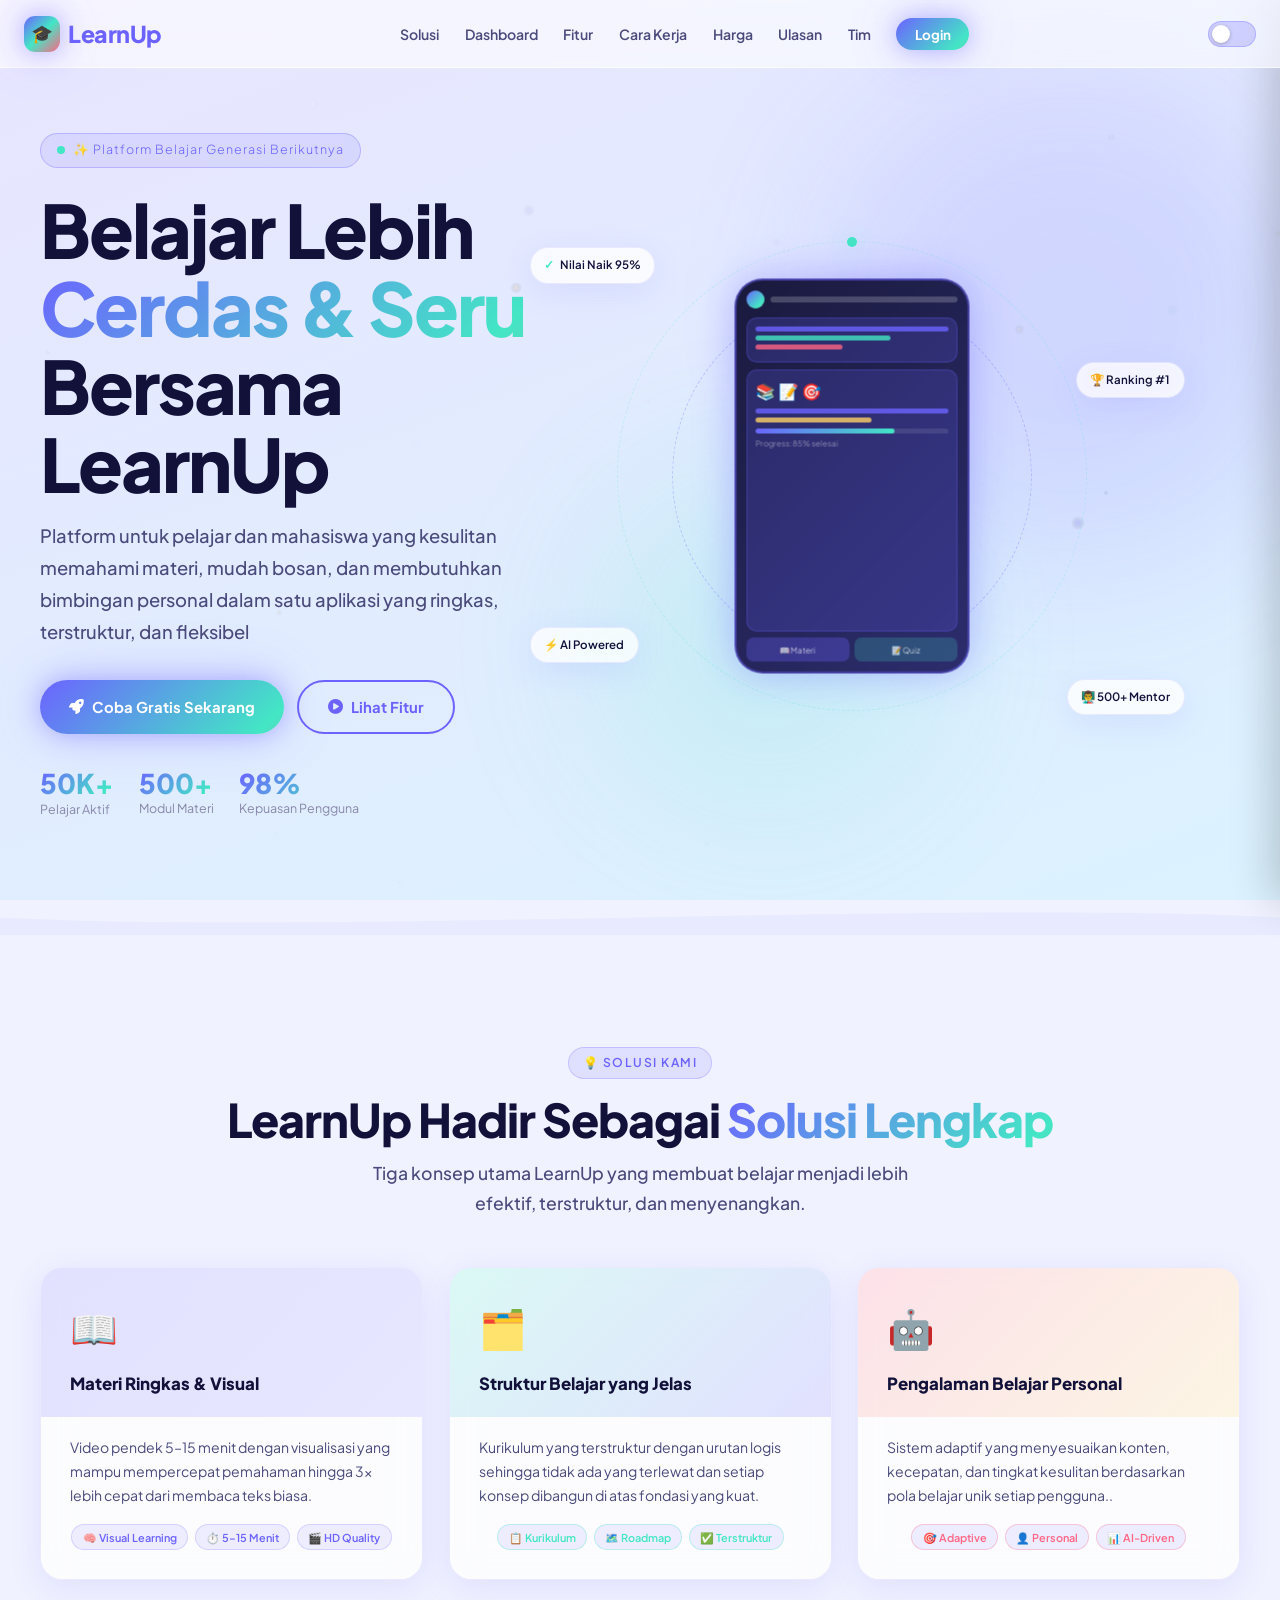
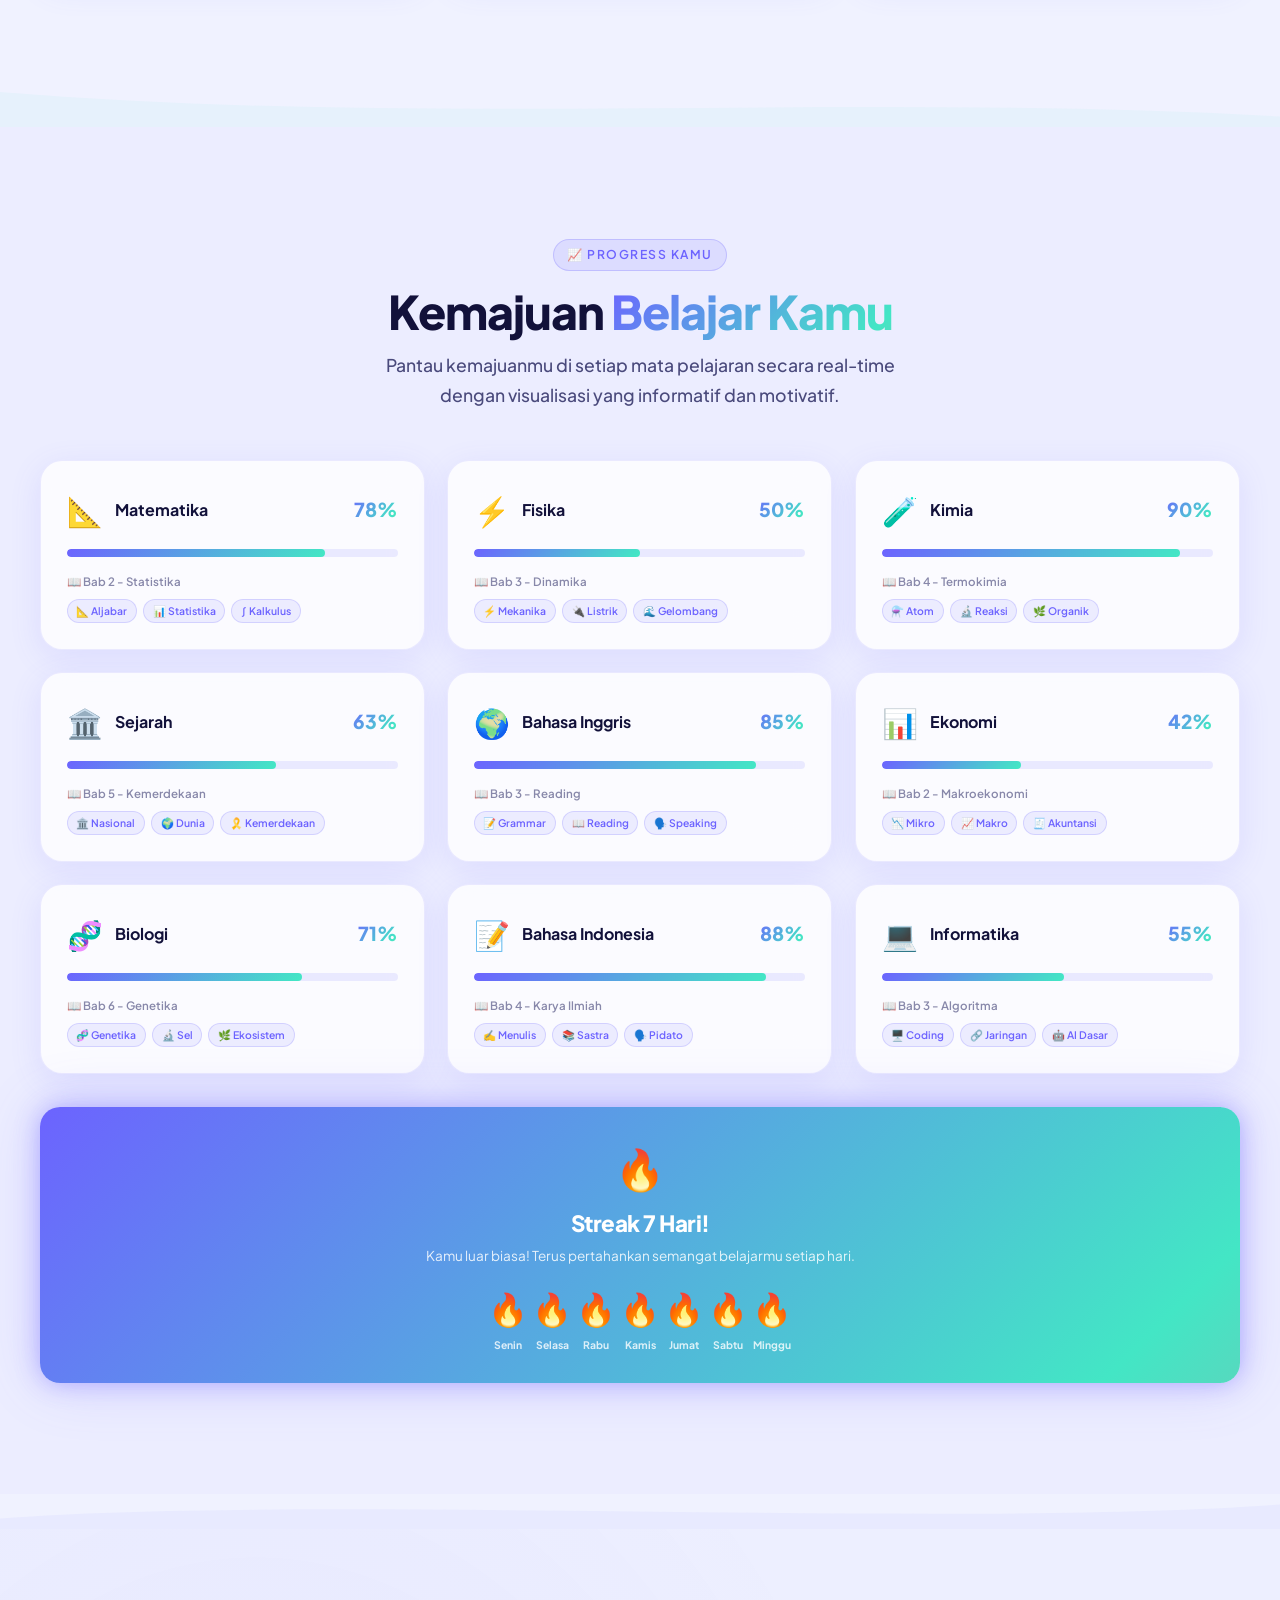
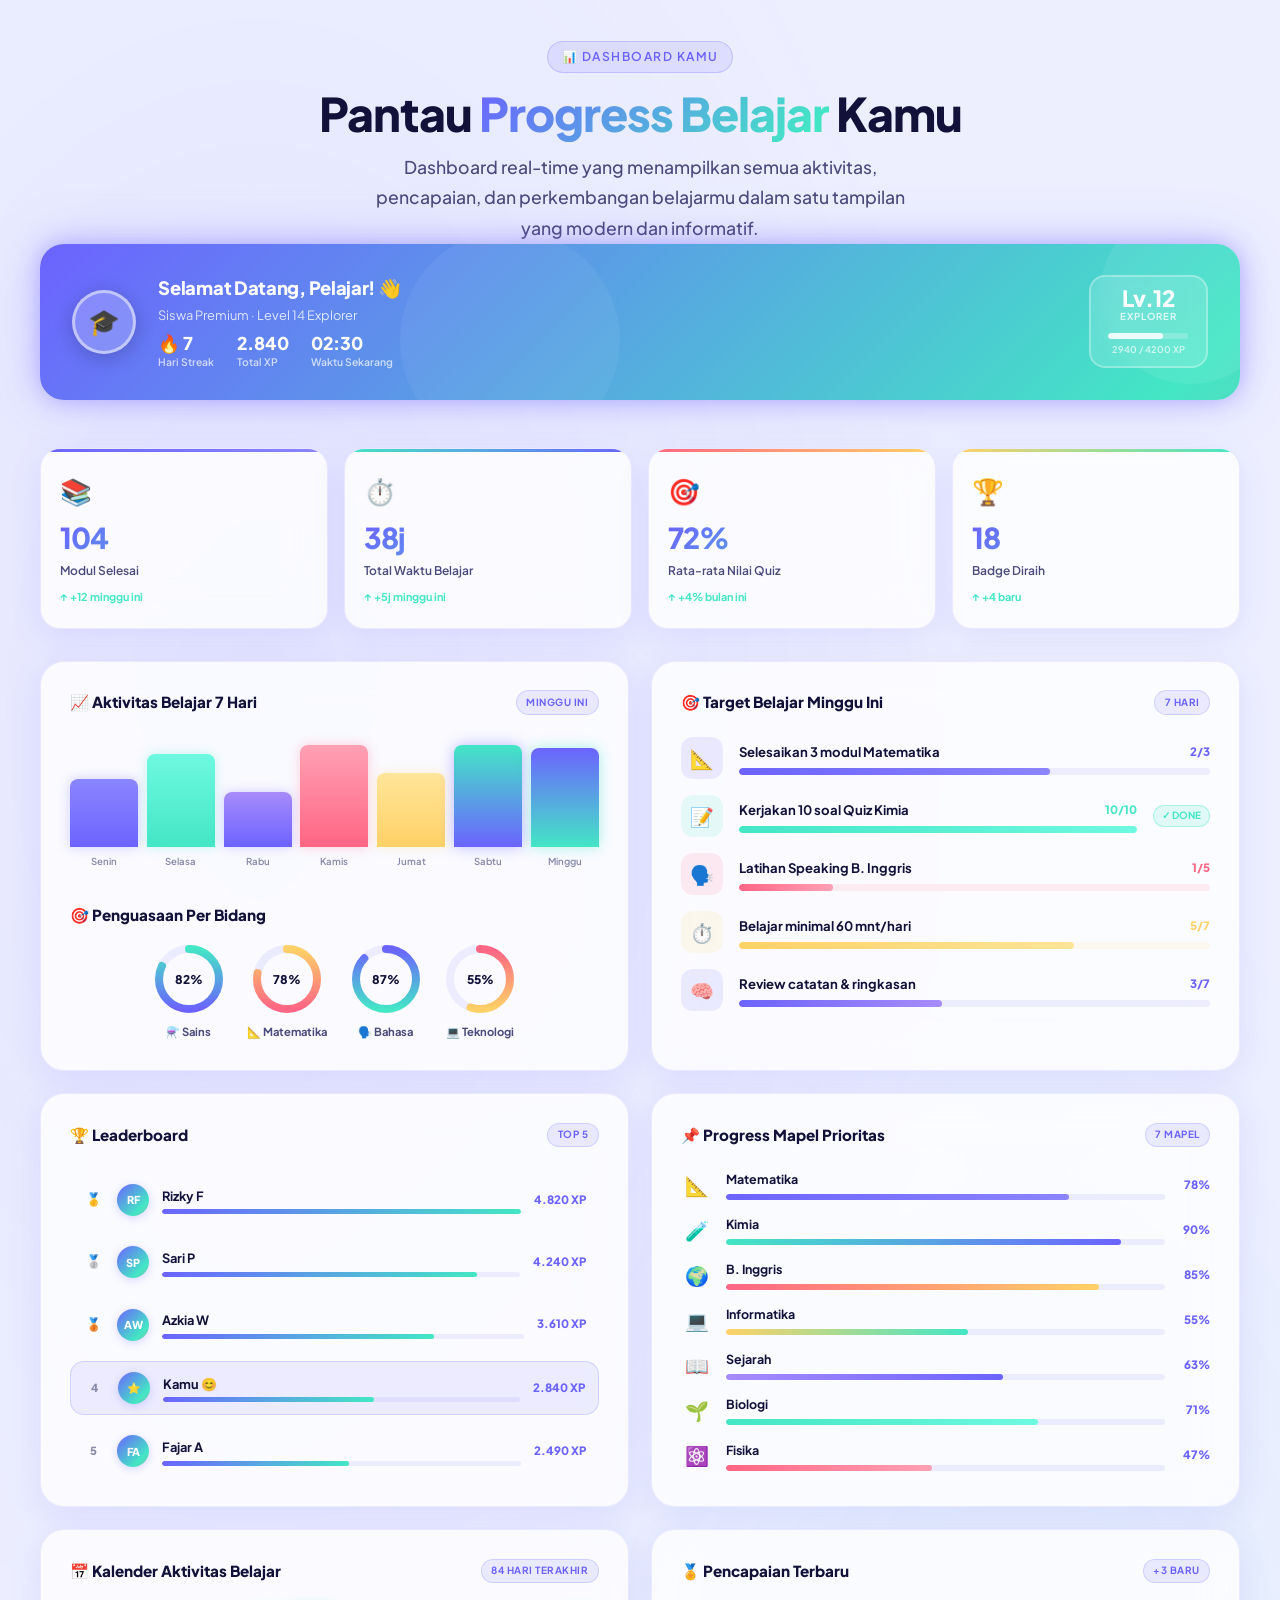
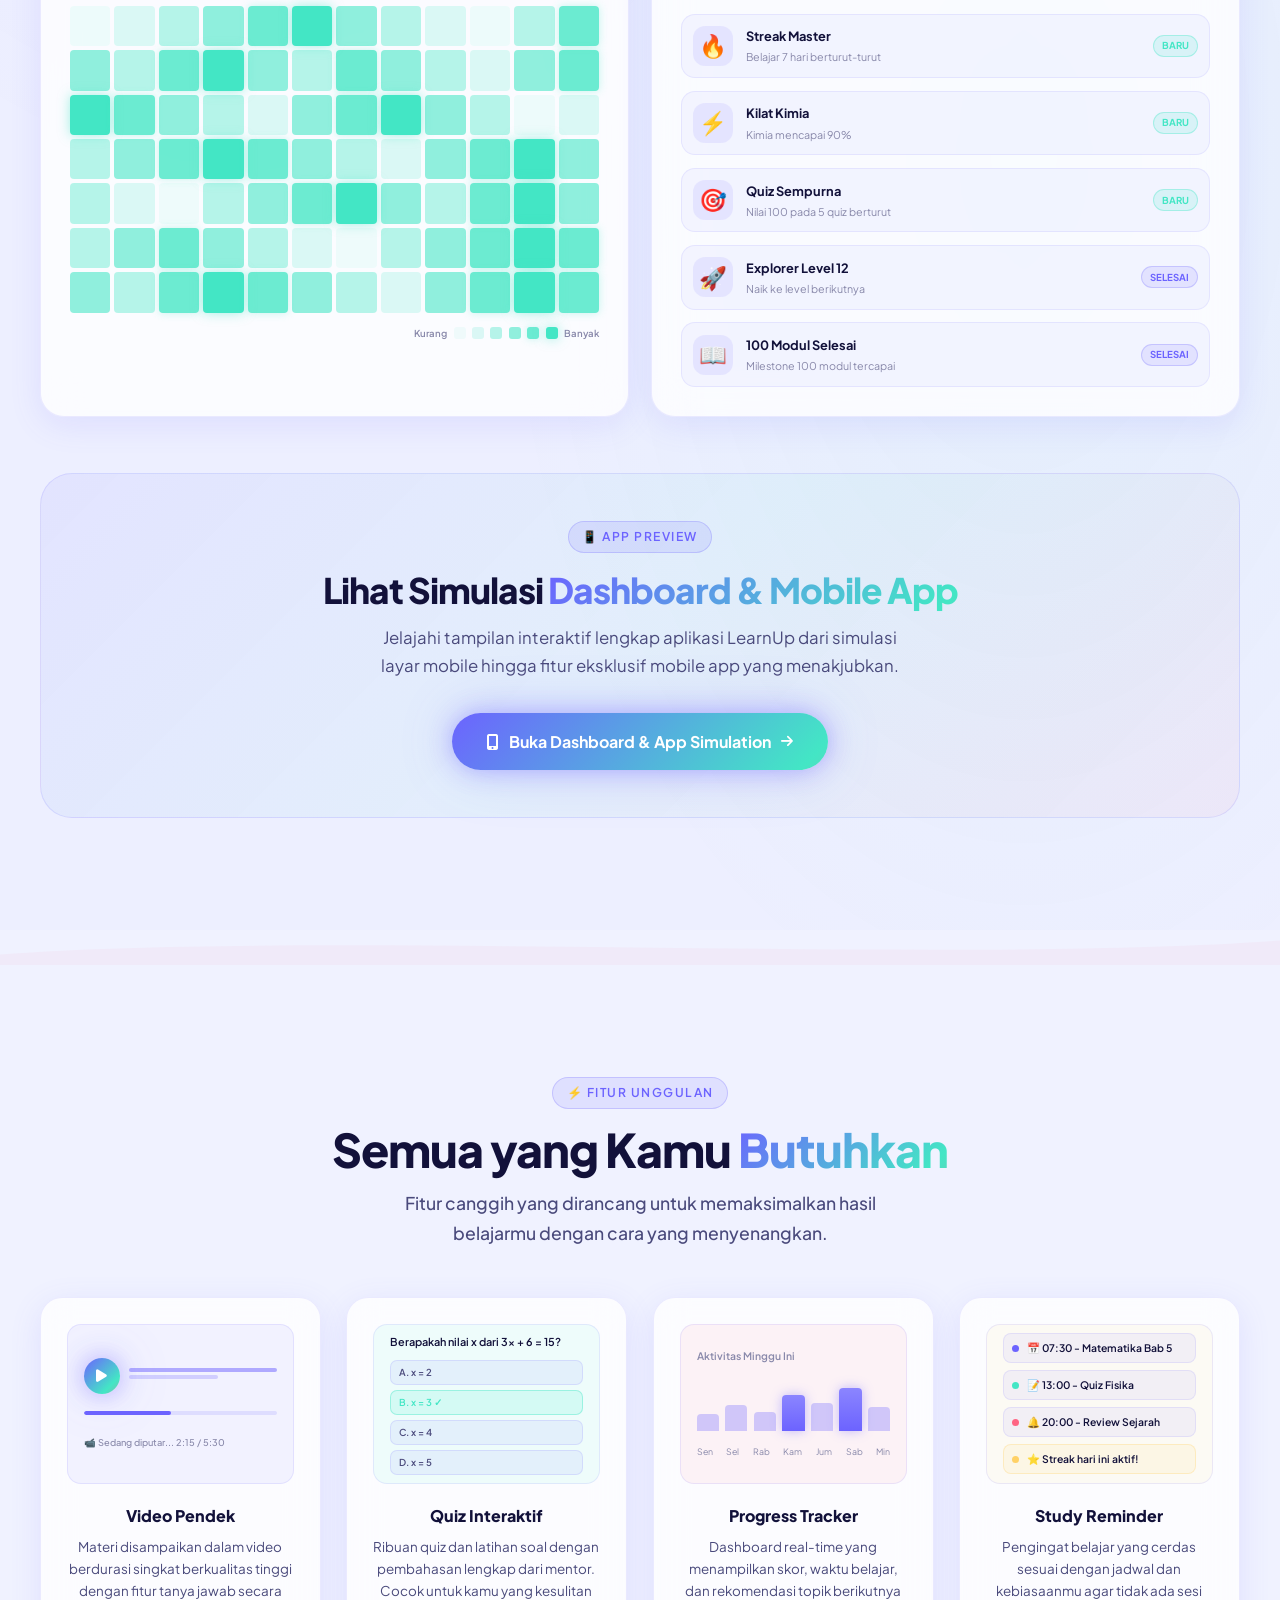
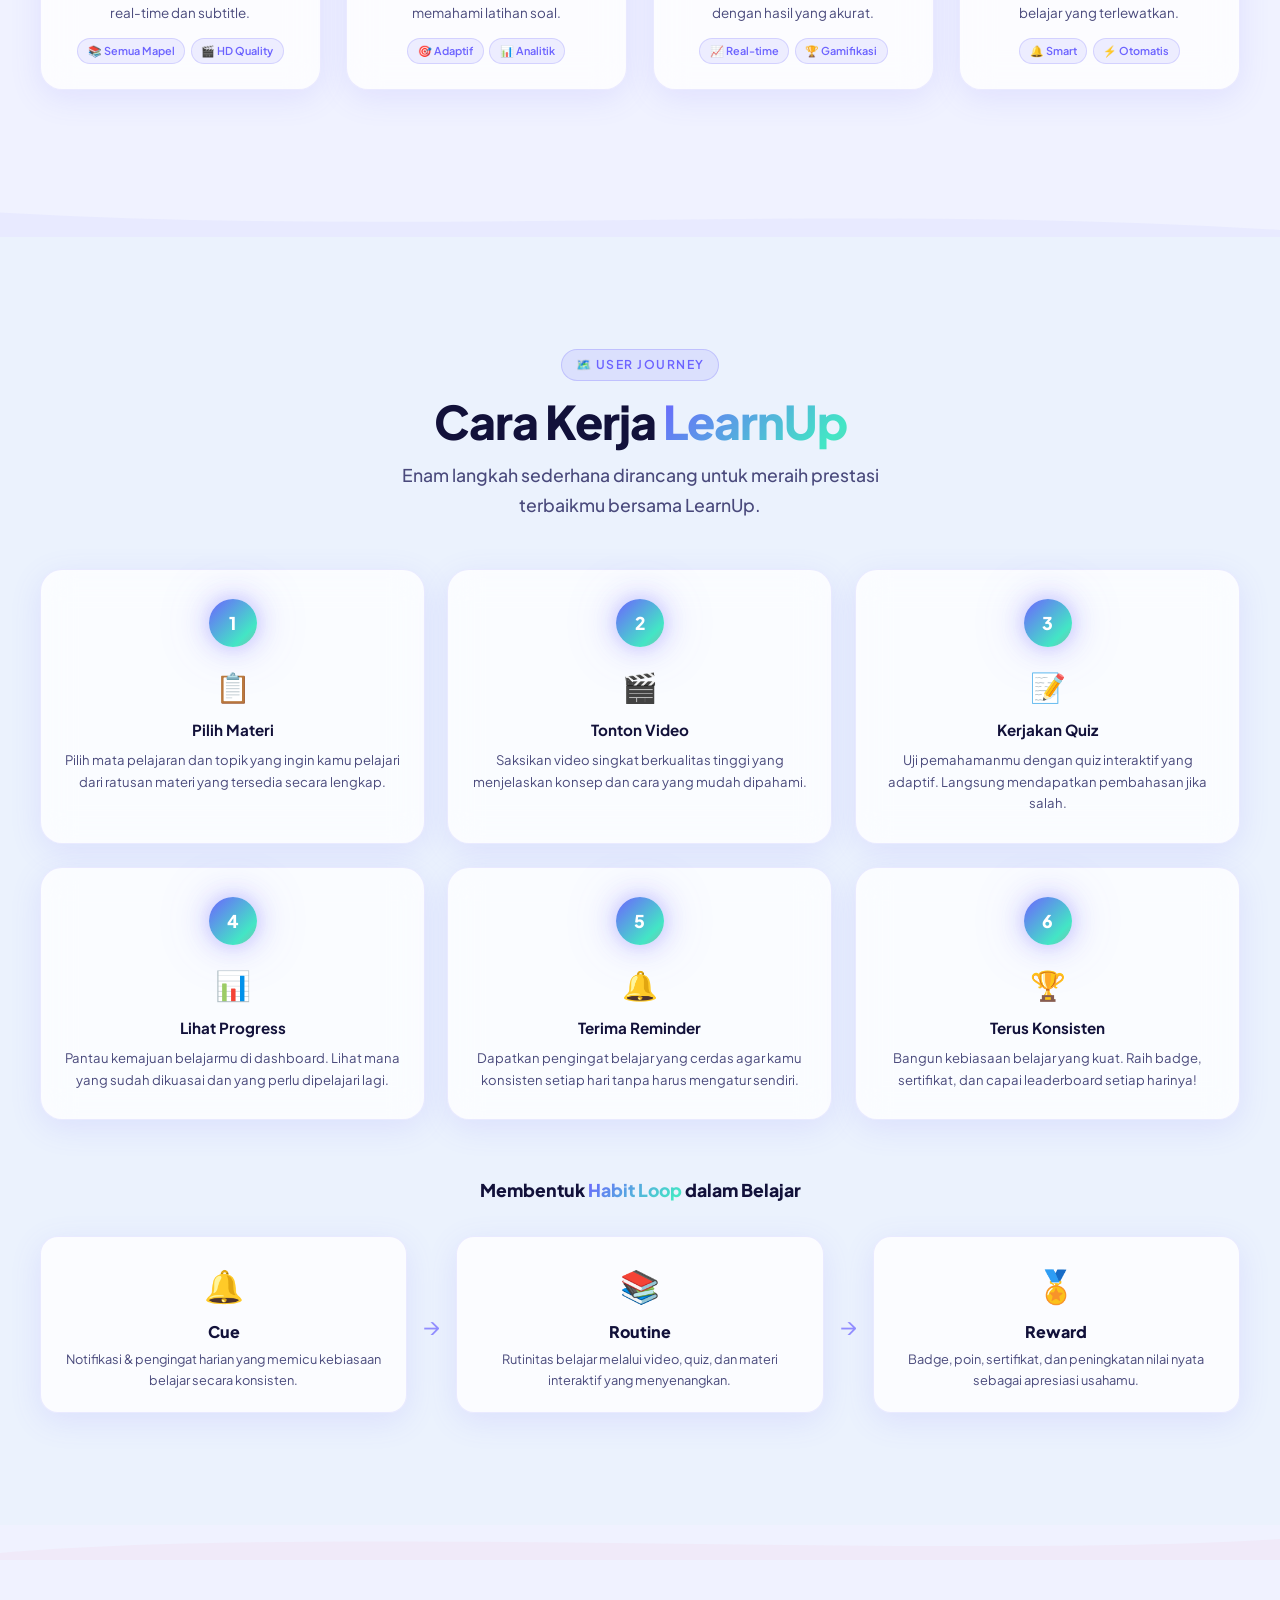
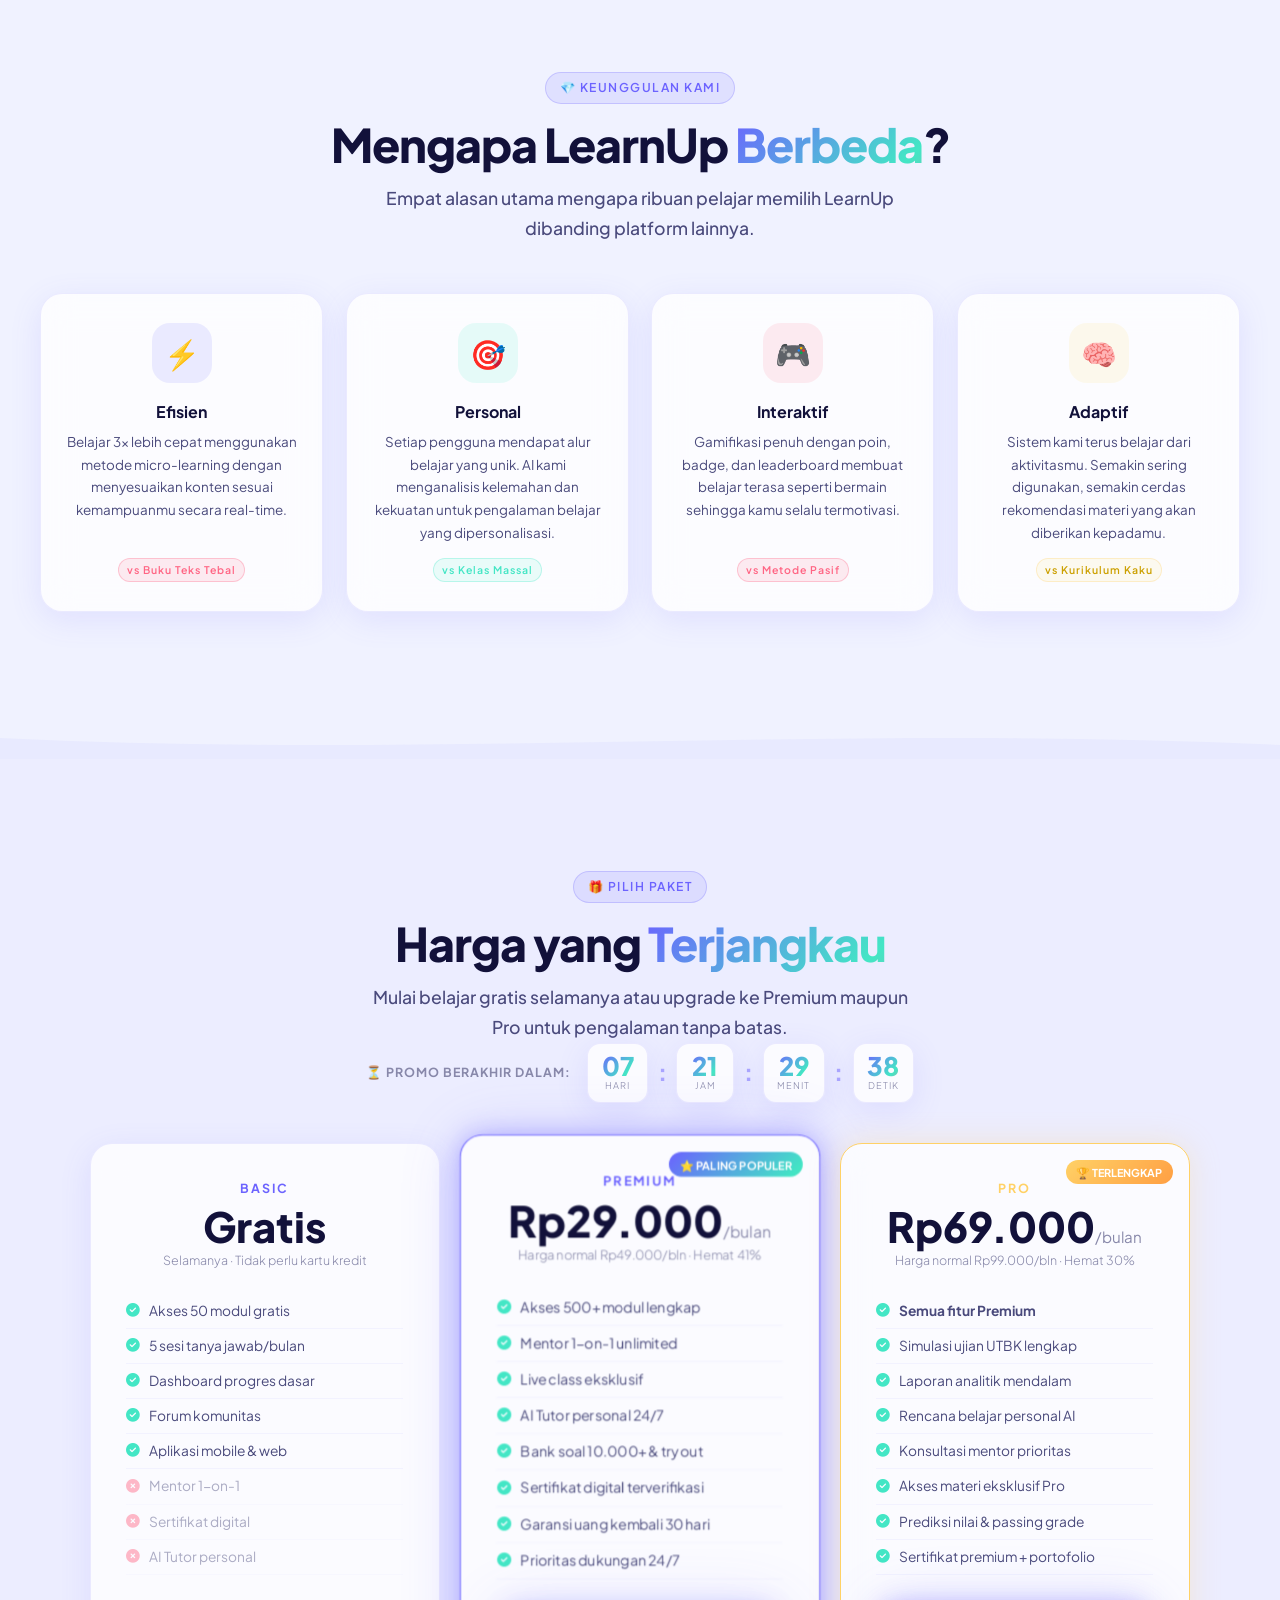
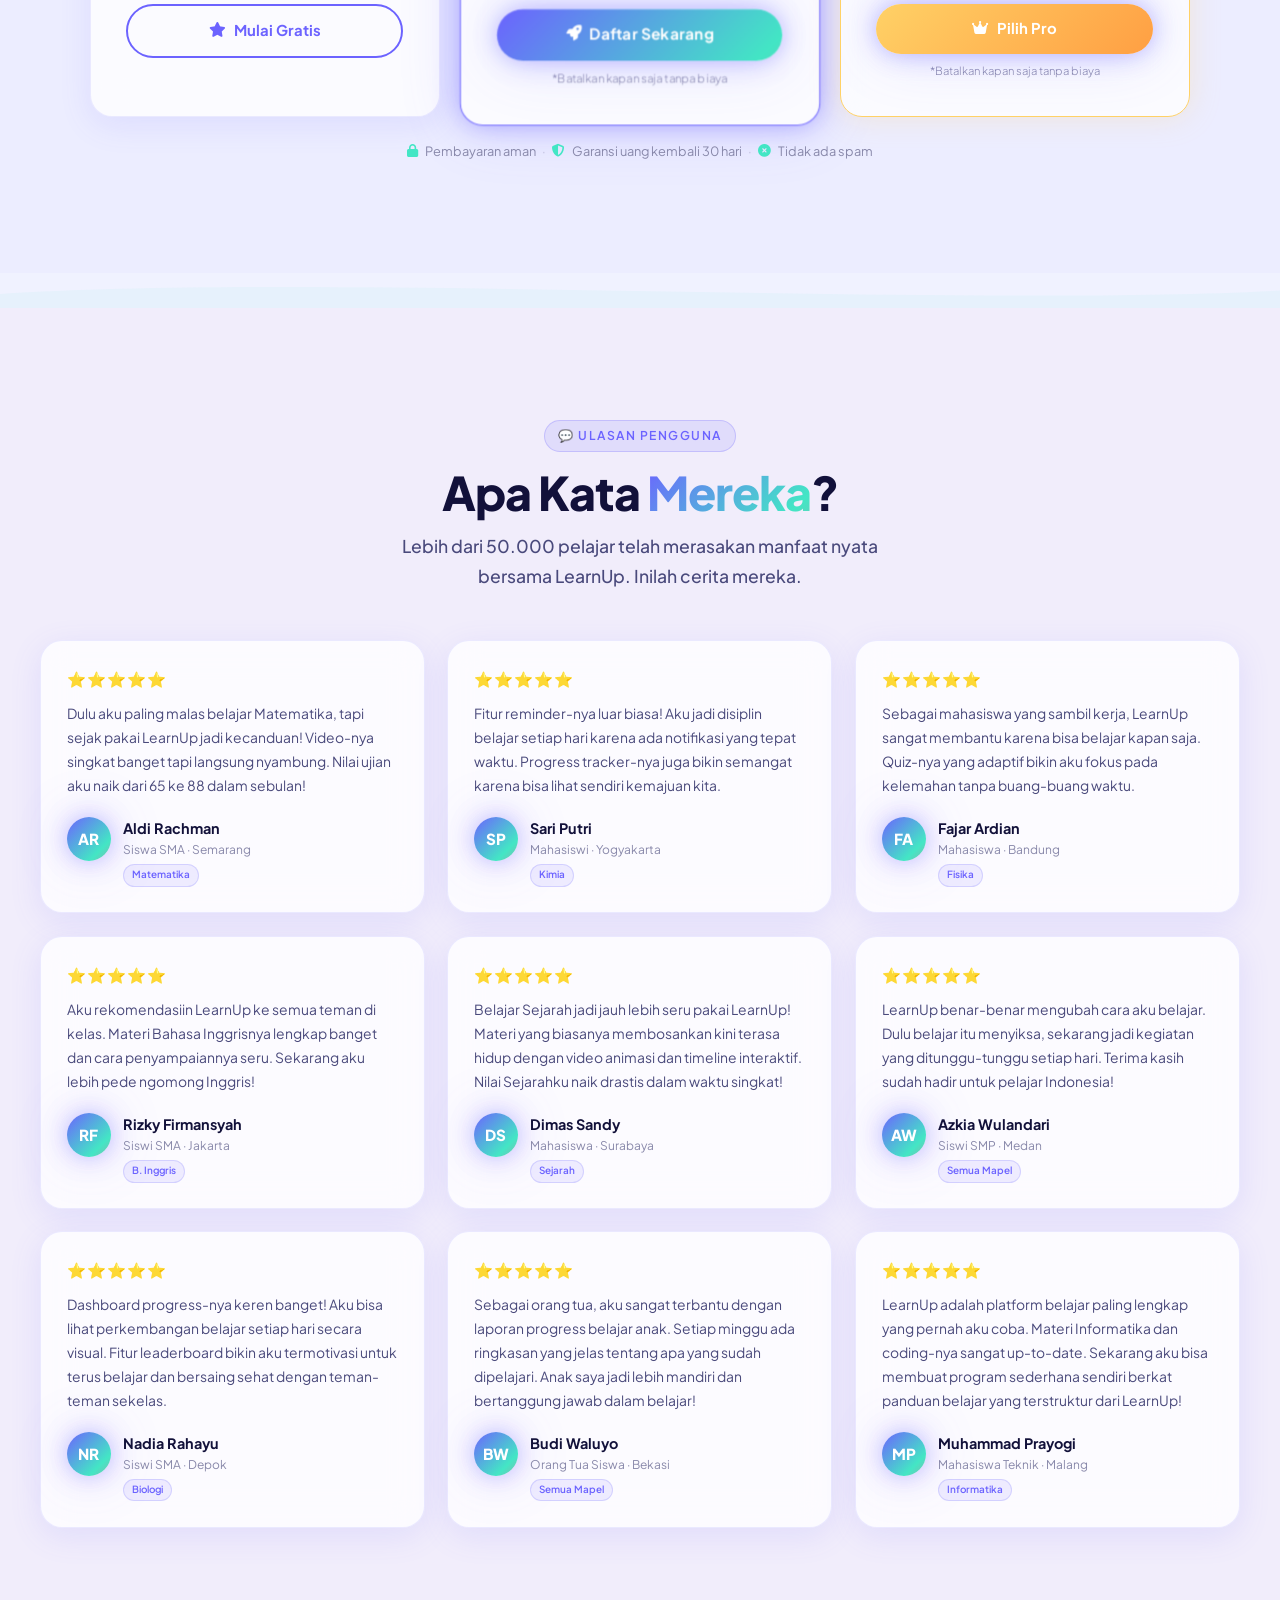
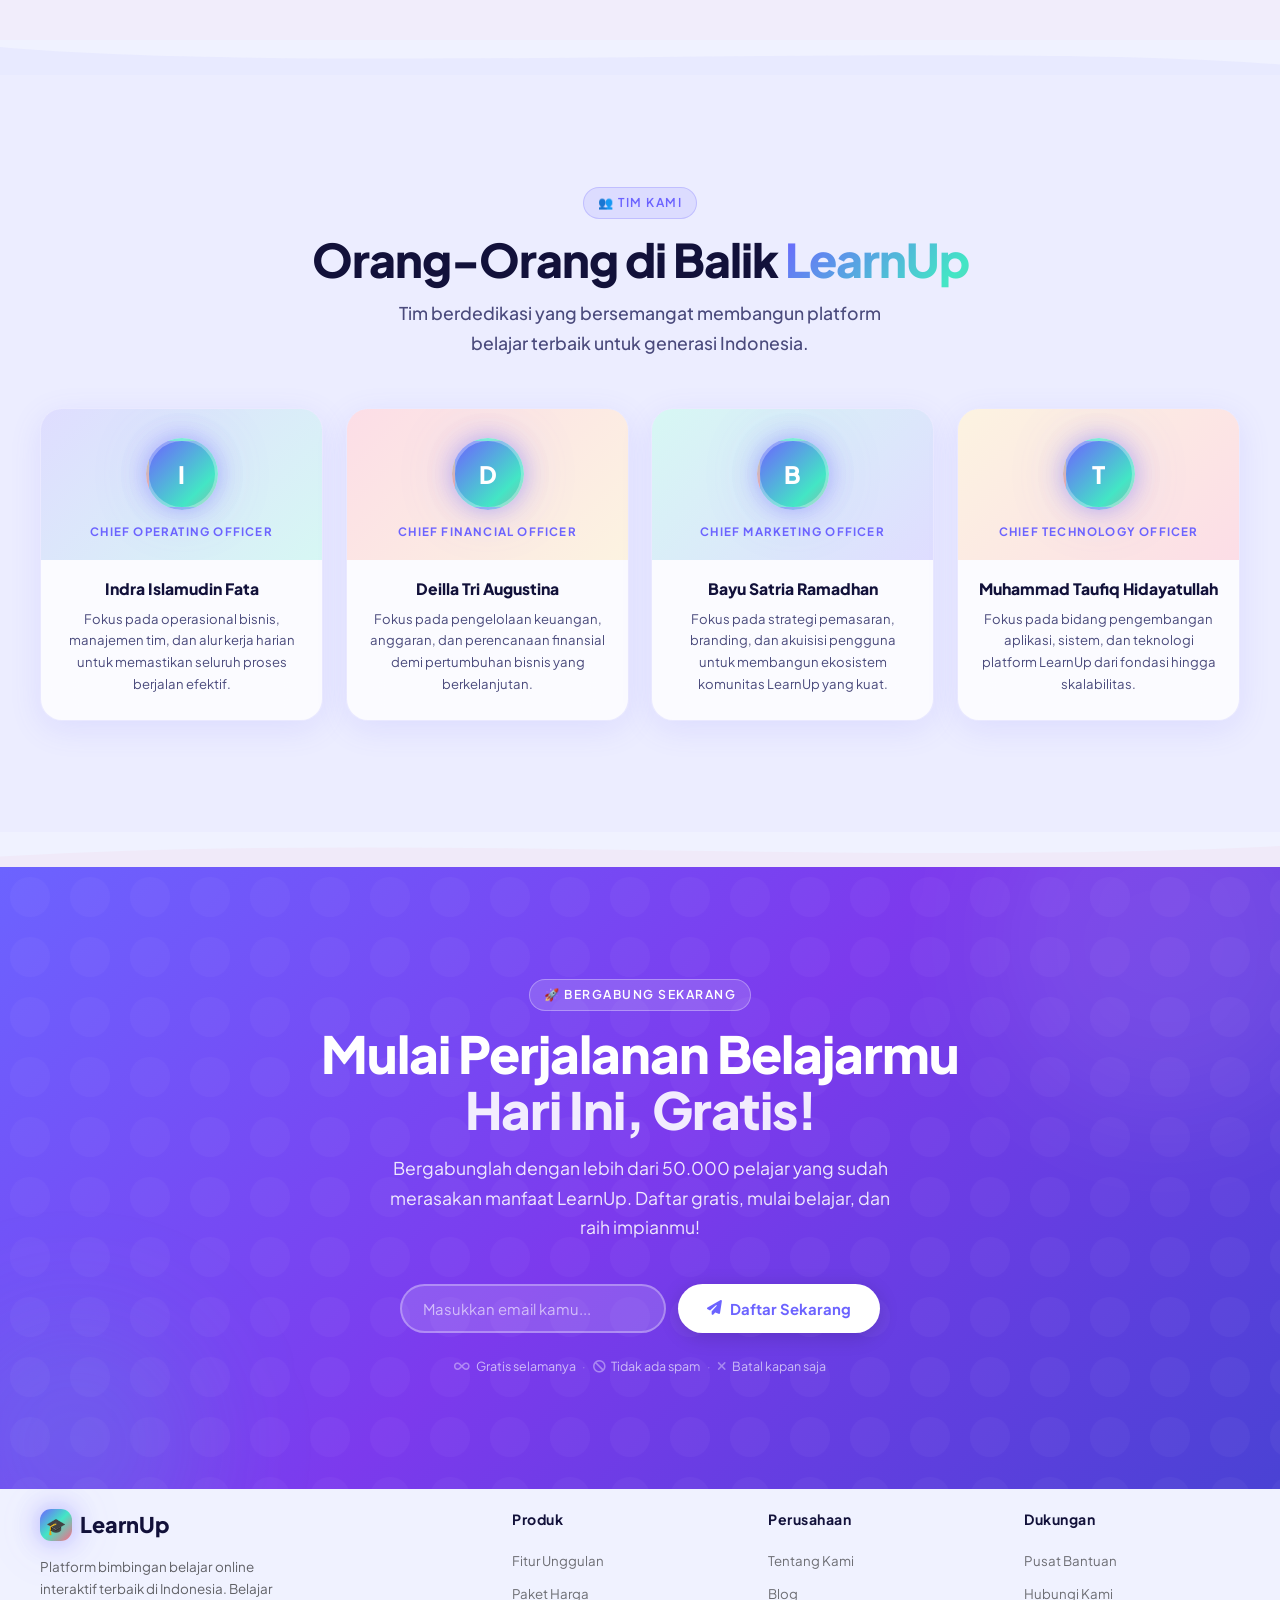
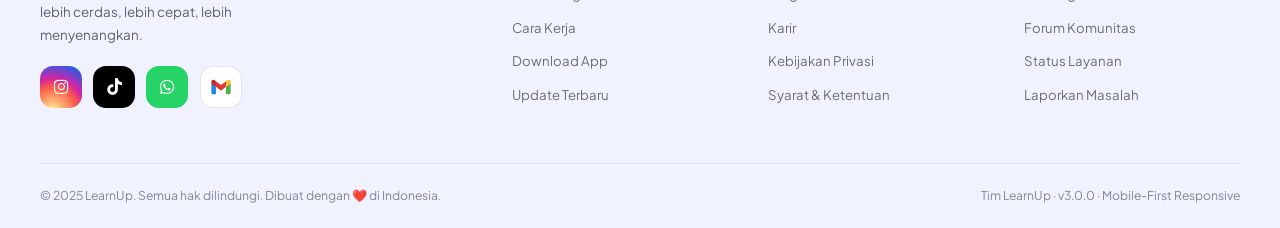
<file: index.html>
<!doctype html>
  <html lang="id" data-theme="light">
    <head>
      <meta charset="UTF-8" />
      <meta name="viewport" content="width=device-width, initial-scale=1.0" />
      <meta
        name="description"
        content="LearnUp – Platform bimbingan belajar online interaktif terbaik."
      />
      <title>LearnUp – Platform Belajar Online Interaktif</title>
      <link rel="preconnect" href="https://fonts.googleapis.com" />
      <link rel="preconnect" href="https://fonts.gstatic.com" crossorigin />
      <link
        href="https://fonts.googleapis.com/css2?family=Plus+Jakarta+Sans:ital,wght@0,300;0,400;0,500;0,600;0,700;0,800;0,900;1,400&display=swap"
        rel="stylesheet"
      />
      <link
        rel="stylesheet"
        href="https://cdnjs.cloudflare.com/ajax/libs/font-awesome/6.5.0/css/all.min.css"
      />
      <link rel="stylesheet" href="css/landing.css" />
</head>
    <body>
      <!-- ============================================================ LOADER ============================================================ -->
      <div id="loader">
        <div class="loader-logo">🎓 LearnUp</div>
        <div class="loader-dots">
          <div class="loader-dot"></div>
          <div class="loader-dot"></div>
          <div class="loader-dot"></div>
        </div>
      </div>

      <!-- Toast Notification -->
      <div class="toast" id="toast">
        <i class="fas fa-check-circle"></i>
        <span id="toast-msg">Berhasil didaftarkan!</span>
      </div>

      <!-- Animated background & particles -->
      <div class="animated-bg"></div>
      <canvas id="star-canvas"></canvas>
      <canvas id="particle-canvas"></canvas>

      <button
        class="back-top"
        id="backTop"
        onclick="window.scrollTo({ top: 0, behavior: 'smooth' })"
      >
        <i class="fas fa-chevron-up"></i>
      </button>

      <!-- ============================================================ MOBILE OVERLAY & MENU ============================================================ -->
      <!-- Page Transition Overlay -->
      <div id="pageTransitionOverlay"></div>

      <!-- Cursor follower dibuat via JS -->



      <div class="mob-overlay" id="mobOverlay"></div>
      <div class="mobile-menu" id="mobileMenu">
        <a class="mob-nav-item" href="#solusi" onclick="closeMob()">
          <div class="mob-nav-icon" style="background: rgba(108, 99, 255, 0.12)">
            💡
          </div>
          <div class="mob-nav-info">
            <span>Solusi</span><small>Kenapa LearnUp cocok untukmu</small>
          </div>
        </a>
        <a class="mob-nav-item" href="#fitur" onclick="closeMob()">
          <div class="mob-nav-icon" style="background: rgba(67, 230, 197, 0.12)">
            ⚡
          </div>
          <div class="mob-nav-info">
            <span>Fitur</span><small>Semua fitur unggulan kami</small>
          </div>
        </a>
        <a class="mob-nav-item" href="#cara-kerja" onclick="closeMob()">
          <div class="mob-nav-icon" style="background: rgba(255, 101, 132, 0.12)">
            🗺️
          </div>
          <div class="mob-nav-info">
            <span>Cara Kerja</span><small>Langkah mudah mulai belajar</small>
          </div>
        </a>
        <a class="mob-nav-item" href="#harga" onclick="closeMob()">
          <div class="mob-nav-icon" style="background: rgba(255, 209, 102, 0.12)">
            💰
          </div>
          <div class="mob-nav-info">
            <span>Harga</span><small>Basic gratis, Premium &amp; Pro</small>
          </div>
        </a>
        <a class="mob-nav-item" href="#testimoni" onclick="closeMob()">
          <div class="mob-nav-icon" style="background: rgba(108, 99, 255, 0.12)">
            💬
          </div>
          <div class="mob-nav-info">
            <span>Ulasan</span><small>Kata mereka tentang LearnUp</small>
          </div>
        </a>
        <a class="mob-nav-item" href="#tim" onclick="closeMob()">
          <div class="mob-nav-icon" style="background: rgba(67, 230, 197, 0.12)">
            👥
          </div>
          <div class="mob-nav-info">
            <span>Tim</span><small>Orang-orang di balik LearnUp</small>
          </div>
        </a>
        <a class="mob-cta-btn" href="#" onclick="closeMob(); openLoginModal(); return false;"
          ><i class="fas fa-user-lock"></i> Login</a
        >
      </div>

      <!-- ============================================================ NAVBAR ============================================================ -->
      <nav class="navbar" id="navbar">
        <a href="#hero" class="logo">
          <div class="logo-icon">🎓</div>
          LearnUp
        </a>
        <ul class="nav-links">
          <li><a href="#solusi">Solusi</a></li>
          <li><a href="#dashboard">Dashboard</a></li>
          <li><a href="#fitur">Fitur</a></li>
          <li><a href="#cara-kerja">Cara Kerja</a></li>
          <li><a href="#harga">Harga</a></li>
          <li><a href="#testimoni">Ulasan</a></li>
          <li><a href="#tim">Tim</a></li>
          <li><a href="#" class="nav-cta" onclick="openLoginModal(); return false;">Login</a></li>
        </ul>
        <div class="nav-right">
          <button
            class="theme-btn"
            id="themeBtn"
            title="Toggle Dark/Light Mode"
            aria-label="Toggle Dark/Light Mode"
          >
            <div class="toggle-track">
              <div class="toggle-knob"></div>
            </div>
          </button>
          <button class="hamburger" id="hamburger" aria-label="Menu">
            <span></span><span></span><span></span>
          </button>
        </div>
      </nav>

      <!-- ============================================================ HERO ============================================================ -->
      <section id="hero">
        <div class="hero-container">
          <div class="hero-grid">
            <div class="hero-left">
              <div class="hero-badge">
                <span class="dot"></span>✨ Platform Belajar Generasi Berikutnya
              </div>
              <h1 class="hero-title">
                Belajar Lebih<br /><span class="gradient-text"
                  >Cerdas &amp; Seru</span
                ><br />Bersama LearnUp
              </h1>
              <p class="hero-subtitle">
                Platform untuk pelajar dan mahasiswa yang kesulitan memahami materi, mudah bosan,
                dan membutuhkan bimbingan personal dalam satu aplikasi yang ringkas, terstruktur, dan fleksibel
              </p>
              <div class="hero-cta-group">
                <a href="#harga" class="btn btn-primary"
                  ><i class="fas fa-rocket"></i> Coba Gratis Sekarang</a
                >
                <a href="#fitur" class="btn btn-outline"
                  ><i class="fas fa-play-circle"></i> Lihat Fitur</a
                >
              </div>
              <div class="hero-stats">
                <div class="stat-item">
                  <div class="stat-value" id="stat0">50K+</div>
                  <div class="stat-label">Pelajar Aktif</div>
                </div>
                <div class="stat-item">
                  <div class="stat-value" id="stat1">500+</div>
                  <div class="stat-label">Modul Materi</div>
                </div>
                <div class="stat-item">
                  <div class="stat-value" id="stat2">98%</div>
                  <div class="stat-label">Kepuasan Pengguna</div>
                </div>
              </div>
            </div>
            <div class="hero-visual">
              <div class="hero-blob hero-blob-1"></div>
              <div class="hero-blob hero-blob-2"></div>
              <div class="hero-3d-wrapper" id="hero3dWrapper">
                <div class="hero-3d-scene" id="hero3dScene">
                  <div class="orbit-ring orbit-ring-1">
                    <div class="orbit-dot orbit-dot-1"></div>
                  </div>
                  <div class="orbit-ring orbit-ring-2">
                    <div class="orbit-dot orbit-dot-2"></div>
                  </div>
                  <div class="hero-phone">
                    <div class="phone-screen">
                      <div class="phone-header">
                        <div class="phone-avatar"></div>
                        <div class="phone-title"></div>
                      </div>
                      <div class="phone-card">
                        <div class="phone-bar full"></div>
                        <div class="phone-bar med"></div>
                        <div class="phone-bar sm"></div>
                      </div>
                      <div class="phone-card" style="flex: 1">
                        <div style="font-size: 1rem; margin-bottom: 0.3rem">
                          📚 📝 🎯
                        </div>
                        <div class="phone-bar full"></div>
                        <div
                          class="phone-bar"
                          style="
                            width: 60%;
                            background: rgba(255, 209, 102, 0.8);
                            height: 5px;
                            border-radius: 3px;
                            margin-bottom: 0.25rem;
                          "
                        ></div>
                        <div class="phone-progress">
                          <div class="phone-progress-fill"></div>
                        </div>
                        <div
                          style="
                            color: rgba(255, 255, 255, 0.45);
                            font-size: 0.5rem;
                            margin-top: 0.25rem;
                          "
                        >
                          Progress: 85% selesai
                        </div>
                      </div>
                      <div style="display: flex; gap: 0.35rem">
                        <div
                          style="
                            flex: 1;
                            background: rgba(108, 99, 255, 0.3);
                            border-radius: 7px;
                            padding: 0.35rem;
                            text-align: center;
                            font-size: 0.52rem;
                            color: rgba(255, 255, 255, 0.7);
                          "
                        >
                          📖 Materi
                        </div>
                        <div
                          style="
                            flex: 1;
                            background: rgba(67, 230, 197, 0.2);
                            border-radius: 7px;
                            padding: 0.35rem;
                            text-align: center;
                            font-size: 0.52rem;
                            color: rgba(255, 255, 255, 0.7);
                          "
                        >
                          📝 Quiz
                        </div>
                      </div>
                    </div>
                  </div>
                </div>
                <div class="bubble bubble-1">
                  <span style="color: #43e6c5">✓</span> Nilai Naik 95%
                </div>
                <div class="bubble bubble-2">🏆 Ranking #1</div>
                <div class="bubble bubble-3">⚡ AI Powered</div>
                <div class="bubble bubble-4">👨‍🏫 500+ Mentor</div>
              </div>
            </div>
          </div>
        </div>
      </section>

      <div class="wave-divider">
        <svg
          viewBox="0 0 1200 50"
          preserveAspectRatio="none"
          style="height: 35px"
        >
          <path
            d="M0,25 C300,50 900,0 1200,25 L1200,50 L0,50 Z"
            fill="rgba(108,99,255,.05)"
          />
        </svg>
      </div>

      <!-- ============================================================ SOLUSI ============================================================ -->
      <section id="solusi" class="section">
        <div class="container">
          <div class="text-center reveal">
            <div class="section-badge">💡 Solusi Kami</div>
            <h2 class="section-title">
              LearnUp Hadir Sebagai <span class="gradient-text">Solusi Lengkap</span>
            </h2>
            <p class="section-subtitle">
              Tiga konsep utama LearnUp yang membuat belajar menjadi lebih efektif,
              terstruktur, dan menyenangkan.
            </p>
          </div>
          <div class="solusi-grid">
            <div
              class="glass-card solusi-card solusi-card-1 reveal reveal-delay-1"
            >
              <div class="solusi-card-header">
                <span class="solusi-icon">📖</span>
                <div class="solusi-card-title">Materi Ringkas &amp; Visual</div>
              </div>
              <div class="solusi-card-body">
                <p class="solusi-desc">
                  Video pendek 5–15 menit dengan visualisasi yang mampu
                  mempercepat pemahaman hingga 3× lebih cepat dari membaca teks biasa.
                </p>
                <div class="solusi-badges">
                  <span class="solusi-badge">🧠 Visual Learning</span>
                  <span class="solusi-badge">⏱️ 5–15 Menit</span>
                  <span class="solusi-badge">🎬 HD Quality</span>
                </div>
              </div>
            </div>
            <div
              class="glass-card solusi-card solusi-card-2 reveal reveal-delay-2"
            >
              <div class="solusi-card-header">
                <span class="solusi-icon">🗂️</span>
                <div class="solusi-card-title">Struktur Belajar yang Jelas</div>
              </div>
              <div class="solusi-card-body">
                <p class="solusi-desc">
                  Kurikulum yang terstruktur dengan urutan logis sehingga
                  tidak ada yang terlewat dan setiap konsep dibangun di atas fondasi yang kuat.
                </p>
                <div class="solusi-badges">
                  <span
                    class="solusi-badge"
                    style="border-color: rgba(67, 230, 197, 0.3); color: #43e6c5"
                    >📋 Kurikulum</span
                  >
                  <span
                    class="solusi-badge"
                    style="border-color: rgba(67, 230, 197, 0.3); color: #43e6c5"
                    >🗺️ Roadmap</span
                  >
                  <span
                    class="solusi-badge"
                    style="border-color: rgba(67, 230, 197, 0.3); color: #43e6c5"
                    >✅ Terstruktur</span
                  >
                </div>
              </div>
            </div>
            <div
              class="glass-card solusi-card solusi-card-3 reveal reveal-delay-3"
            >
              <div class="solusi-card-header">
                <span class="solusi-icon">🤖</span>
                <div class="solusi-card-title">Pengalaman Belajar Personal</div>
              </div>
              <div class="solusi-card-body">
                <p class="solusi-desc">
                  Sistem adaptif yang menyesuaikan konten, kecepatan, dan
                  tingkat kesulitan berdasarkan pola belajar unik setiap pengguna..
                </p>
                <div class="solusi-badges">
                  <span
                    class="solusi-badge"
                    style="border-color: rgba(255, 101, 132, 0.3); color: #ff6584"
                    >🎯 Adaptive</span
                  >
                  <span
                    class="solusi-badge"
                    style="border-color: rgba(255, 101, 132, 0.3); color: #ff6584"
                    >👤 Personal</span
                  >
                  <span
                    class="solusi-badge"
                    style="border-color: rgba(255, 101, 132, 0.3); color: #ff6584"
                    >📊 AI-Driven</span
                  >
                </div>
              </div>
            </div>
          </div>
        </div>
      </section>

      <div class="wave-divider">
        <svg
          viewBox="0 0 1200 50"
          preserveAspectRatio="none"
          style="height: 35px"
        >
          <path
            d="M0,0 C400,50 800,0 1200,35 L1200,50 L0,50 Z"
            fill="rgba(67,230,197,.05)"
          />
        </svg>
      </div>

      <!-- ============================================================ KEMAJUAN BELAJAR ============================================================ -->
      <section
        id="kemajuan"
        class="section"
        style="background: rgba(108, 99, 255, 0.03)"
      >
        <div class="container">
          <div class="text-center reveal">
            <div class="section-badge">📈 Progress Kamu</div>
            <h2 class="section-title">
              Kemajuan <span class="gradient-text">Belajar Kamu</span>
            </h2>
            <p class="section-subtitle">
              Pantau kemajuanmu di setiap mata pelajaran secara real-time dengan
              visualisasi yang informatif dan motivatif.
            </p>
          </div>
          <div class="kemajuan-grid mt-section">
            <!-- Matematika 78% -->
            <div class="glass-card mapel-card reveal reveal-delay-1">
              <div class="mapel-header">
                <div class="mapel-info">
                  <span class="mapel-icon">📐</span
                  ><span class="mapel-name">Matematika</span>
                </div>
                <span class="mapel-pct">78%</span>
              </div>
              <div class="mapel-bar-bg">
                <div class="mapel-bar-fill" style="width: 78%"></div>
              </div>
              <div
                style="
                  font-size: 0.72rem;
                  font-weight: 600;
                  color: var(--text-muted);
                  margin-bottom: 0.5rem;
                "
              >
                📖 Bab 2 - Statistika
              </div>
              <div class="mapel-topics">
                <span class="mapel-topic">📐 Aljabar</span
                ><span class="mapel-topic">📊 Statistika</span
                ><span class="mapel-topic">∫ Kalkulus</span>
              </div>
            </div>
            <!-- Fisika 50% -->
            <div class="glass-card mapel-card reveal reveal-delay-2">
              <div class="mapel-header">
                <div class="mapel-info">
                  <span class="mapel-icon">⚡</span
                  ><span class="mapel-name">Fisika</span>
                </div>
                <span class="mapel-pct">50%</span>
              </div>
              <div class="mapel-bar-bg">
                <div class="mapel-bar-fill" style="width: 50%"></div>
              </div>
              <div
                style="
                  font-size: 0.72rem;
                  font-weight: 600;
                  color: var(--text-muted);
                  margin-bottom: 0.5rem;
                "
              >
                📖 Bab 3 - Dinamika
              </div>
              <div class="mapel-topics">
                <span class="mapel-topic">⚡ Mekanika</span
                ><span class="mapel-topic">🔌 Listrik</span
                ><span class="mapel-topic">🌊 Gelombang</span>
              </div>
            </div>
            <!-- Kimia 90% -->
            <div class="glass-card mapel-card reveal reveal-delay-3">
              <div class="mapel-header">
                <div class="mapel-info">
                  <span class="mapel-icon">🧪</span
                  ><span class="mapel-name">Kimia</span>
                </div>
                <span class="mapel-pct">90%</span>
              </div>
              <div class="mapel-bar-bg">
                <div class="mapel-bar-fill" style="width: 90%"></div>
              </div>
              <div
                style="
                  font-size: 0.72rem;
                  font-weight: 600;
                  color: var(--text-muted);
                  margin-bottom: 0.5rem;
                "
              >
                📖 Bab 4 - Termokimia
              </div>
              <div class="mapel-topics">
                <span class="mapel-topic">⚗️ Atom</span
                ><span class="mapel-topic">🔬 Reaksi</span
                ><span class="mapel-topic">🌿 Organik</span>
              </div>
            </div>
            <!-- Sejarah 63% -->
            <div class="glass-card mapel-card reveal reveal-delay-4">
              <div class="mapel-header">
                <div class="mapel-info">
                  <span class="mapel-icon">🏛️</span
                  ><span class="mapel-name">Sejarah</span>
                </div>
                <span class="mapel-pct">63%</span>
              </div>
              <div class="mapel-bar-bg">
                <div class="mapel-bar-fill" style="width: 63%"></div>
              </div>
              <div
                style="
                  font-size: 0.72rem;
                  font-weight: 600;
                  color: var(--text-muted);
                  margin-bottom: 0.5rem;
                "
              >
                📖 Bab 5 - Kemerdekaan
              </div>
              <div class="mapel-topics">
                <span class="mapel-topic">🏛️ Nasional</span
                ><span class="mapel-topic">🌍 Dunia</span
                ><span class="mapel-topic">🎗️ Kemerdekaan</span>
              </div>
            </div>
            <!-- Bahasa Inggris 85% -->
            <div class="glass-card mapel-card reveal reveal-delay-5">
              <div class="mapel-header">
                <div class="mapel-info">
                  <span class="mapel-icon">🌍</span
                  ><span class="mapel-name">Bahasa Inggris</span>
                </div>
                <span class="mapel-pct">85%</span>
              </div>
              <div class="mapel-bar-bg">
                <div class="mapel-bar-fill" style="width: 85%"></div>
              </div>
              <div
                style="
                  font-size: 0.72rem;
                  font-weight: 600;
                  color: var(--text-muted);
                  margin-bottom: 0.5rem;
                "
              >
                📖 Bab 3 - Reading
              </div>
              <div class="mapel-topics">
                <span class="mapel-topic">📝 Grammar</span
                ><span class="mapel-topic">📖 Reading</span
                ><span class="mapel-topic">🗣️ Speaking</span>
              </div>
            </div>
            <!-- Ekonomi 42% -->
            <div class="glass-card mapel-card reveal reveal-delay-6">
              <div class="mapel-header">
                <div class="mapel-info">
                  <span class="mapel-icon">📊</span
                  ><span class="mapel-name">Ekonomi</span>
                </div>
                <span class="mapel-pct">42%</span>
              </div>
              <div class="mapel-bar-bg">
                <div class="mapel-bar-fill" style="width: 42%"></div>
              </div>
              <div
                style="
                  font-size: 0.72rem;
                  font-weight: 600;
                  color: var(--text-muted);
                  margin-bottom: 0.5rem;
                "
              >
                📖 Bab 2 - Makroekonomi
              </div>
              <div class="mapel-topics">
                <span class="mapel-topic">📉 Mikro</span
                ><span class="mapel-topic">📈 Makro</span
                ><span class="mapel-topic">🧾 Akuntansi</span>
              </div>
            </div>
            <!-- Biologi 71% -->
            <div class="glass-card mapel-card reveal reveal-delay-1">
              <div class="mapel-header">
                <div class="mapel-info">
                  <span class="mapel-icon">🧬</span
                  ><span class="mapel-name">Biologi</span>
                </div>
                <span class="mapel-pct">71%</span>
              </div>
              <div class="mapel-bar-bg">
                <div class="mapel-bar-fill" style="width: 71%"></div>
              </div>
              <div style="font-size: 0.72rem; font-weight: 600; color: var(--text-muted); margin-bottom: 0.5rem;">
                📖 Bab 6 - Genetika
              </div>
              <div class="mapel-topics">
                <span class="mapel-topic">🧬 Genetika</span
                ><span class="mapel-topic">🔬 Sel</span
                ><span class="mapel-topic">🌿 Ekosistem</span>
              </div>
            </div>
            <!-- Bahasa Indonesia 88% -->
            <div class="glass-card mapel-card reveal reveal-delay-2">
              <div class="mapel-header">
                <div class="mapel-info">
                  <span class="mapel-icon">📝</span
                  ><span class="mapel-name">Bahasa Indonesia</span>
                </div>
                <span class="mapel-pct">88%</span>
              </div>
              <div class="mapel-bar-bg">
                <div class="mapel-bar-fill" style="width: 88%"></div>
              </div>
              <div style="font-size: 0.72rem; font-weight: 600; color: var(--text-muted); margin-bottom: 0.5rem;">
                📖 Bab 4 - Karya Ilmiah
              </div>
              <div class="mapel-topics">
                <span class="mapel-topic">✍️ Menulis</span
                ><span class="mapel-topic">📚 Sastra</span
                ><span class="mapel-topic">🗣️ Pidato</span>
              </div>
            </div>
            <!-- Informatika 55% -->
            <div class="glass-card mapel-card reveal reveal-delay-3">
              <div class="mapel-header">
                <div class="mapel-info">
                  <span class="mapel-icon">💻</span
                  ><span class="mapel-name">Informatika</span>
                </div>
                <span class="mapel-pct">55%</span>
              </div>
              <div class="mapel-bar-bg">
                <div class="mapel-bar-fill" style="width: 55%"></div>
              </div>
              <div style="font-size: 0.72rem; font-weight: 600; color: var(--text-muted); margin-bottom: 0.5rem;">
                📖 Bab 3 - Algoritma
              </div>
              <div class="mapel-topics">
                <span class="mapel-topic">🖥️ Coding</span
                ><span class="mapel-topic">🔗 Jaringan</span
                ><span class="mapel-topic">🤖 AI Dasar</span>
              </div>
            </div>
          </div>
          <!-- Streak Card -->
          <div class="streak-card reveal" style="margin-top: 2rem">
            <span class="streak-emoji">🔥</span>
            <div class="streak-text">Streak 7 Hari!</div>
            <div class="streak-sub">
              Kamu luar biasa! Terus pertahankan semangat belajarmu setiap hari.
            </div>
          <div
            style="
              display: flex;
              justify-content: center;
              align-items: center;
              gap: 0.25rem;
              margin-top: 1rem;
              flex-wrap: nowrap;
              width: 100%;
            "
          >
            <div style="display:flex;flex-direction:column;align-items:center;gap:0.2rem;">
              <span style="font-size: 2rem" title="Hari 1">🔥</span>
              <span style="font-size:0.65rem;opacity:0.8;font-weight:700;">Senin</span>
            </div>
            <div style="display:flex;flex-direction:column;align-items:center;gap:0.2rem;">
              <span style="font-size: 2rem" title="Hari 2">🔥</span>
              <span style="font-size:0.65rem;opacity:0.8;font-weight:700;">Selasa</span>
            </div>
            <div style="display:flex;flex-direction:column;align-items:center;gap:0.2rem;">
              <span style="font-size: 2rem" title="Hari 3">🔥</span>
              <span style="font-size:0.65rem;opacity:0.8;font-weight:700;">Rabu</span>
            </div>
            <div style="display:flex;flex-direction:column;align-items:center;gap:0.2rem;">
              <span style="font-size: 2rem" title="Hari 4">🔥</span>
              <span style="font-size:0.65rem;opacity:0.8;font-weight:700;">Kamis</span>
            </div>
            <div style="display:flex;flex-direction:column;align-items:center;gap:0.2rem;">
              <span style="font-size: 2rem" title="Hari 5">🔥</span>
              <span style="font-size:0.65rem;opacity:0.8;font-weight:700;">Jumat</span>
            </div>
            <div style="display:flex;flex-direction:column;align-items:center;gap:0.2rem;">
              <span style="font-size: 2rem" title="Hari 6">🔥</span>
              <span style="font-size:0.65rem;opacity:0.8;font-weight:700;">Sabtu</span>
            </div>
            <div style="display:flex;flex-direction:column;align-items:center;gap:0.2rem;">
              <span style="font-size: 2rem" title="Hari 7">🔥</span>
              <span style="font-size:0.65rem;opacity:0.8;font-weight:700;">Minggu</span>
            </div>
          </div>
          </div>
        </div>
      </section>

      <div class="wave-divider">
        <svg viewBox="0 0 1200 50" preserveAspectRatio="none" style="height: 35px">
          <path d="M0,35 C300,0 900,50 1200,15 L1200,50 L0,50 Z" fill="rgba(108,99,255,.05)" />
        </svg>
      </div>

      <!-- ============================================================ DASHBOARD PROGRESS ============================================================ -->
      <section id="dashboard" class="section" style="background: rgba(108,99,255,0.02)">
        <div class="container dashboard-container">
          <div class="text-center reveal">
            <div class="section-badge">📊 Dashboard Kamu</div>
            <h2 class="section-title">
              Pantau <span class="gradient-text">Progress Belajar</span> Kamu
            </h2>
            <p class="section-subtitle">
              Dashboard real-time yang menampilkan semua aktivitas, pencapaian, dan perkembangan belajarmu
              dalam satu tampilan yang modern dan informatif.
            </p>
          </div>

          <!-- Profile Banner -->
          <div class="dash-profile-banner dash-reveal dash-reveal-d1 reveal">
            <div class="dash-avatar-large">🎓</div>
            <div class="dash-profile-info">
              <div class="dash-profile-name">Selamat Datang, Pelajar! 👋</div>
              <div class="dash-profile-role">Siswa Premium · Level 14 Explorer</div>
              <div class="dash-profile-stats">
                <div class="dash-profile-stat">
                  <span class="dash-profile-stat-val">🔥 7</span>
                  <span class="dash-profile-stat-lbl">Hari Streak</span>
                </div>
                <div class="dash-profile-stat">
                  <span class="dash-profile-stat-val">2.840</span>
                  <span class="dash-profile-stat-lbl">Total XP</span>
                </div>
                <div class="dash-profile-stat">
                  <span class="dash-profile-stat-val" id="dashClock">--:--</span>
                  <span class="dash-profile-stat-lbl">Waktu Sekarang</span>
                </div>
              </div>
            </div>
            <div class="dash-level-badge">
              <div class="dash-level-val">Lv.12</div>
              <div class="dash-level-lbl">Explorer</div>
              <div class="dash-xp-bar-wrap">
                <div class="dash-xp-bar"></div>
              </div>
              <div class="dash-xp-label">2940 / 4200 XP</div>
            </div>
          </div>

          <!-- Overview Stats -->
          <div class="dash-overview">
            <div class="dash-stat-card dash-stat-card-1 dash-reveal dash-reveal-d1 reveal reveal-delay-1">
              <span class="dash-stat-icon">📚</span>
              <div class="dash-stat-value" data-target="127" data-suffix="">127</div>
              <div class="dash-stat-label">Modul Selesai</div>
              <div class="dash-stat-trend">↑ +12 minggu ini</div>
            </div>
            <div class="dash-stat-card dash-stat-card-2 dash-reveal dash-reveal-d2 reveal reveal-delay-2">
              <span class="dash-stat-icon">⏱️</span>
              <div class="dash-stat-value" data-target="48" data-suffix="j">48j</div>
              <div class="dash-stat-label">Total Waktu Belajar</div>
              <div class="dash-stat-trend">↑ +5j minggu ini</div>
            </div>
            <div class="dash-stat-card dash-stat-card-3 dash-reveal dash-reveal-d3 reveal reveal-delay-3">
              <span class="dash-stat-icon">🎯</span>
              <div class="dash-stat-value" data-target="89" data-suffix="%">89%</div>
              <div class="dash-stat-label">Rata-rata Nilai Quiz</div>
              <div class="dash-stat-trend">↑ +4% bulan ini</div>
            </div>
            <div class="dash-stat-card dash-stat-card-4 dash-reveal dash-reveal-d4 reveal reveal-delay-4">
              <span class="dash-stat-icon">🏆</span>
              <div class="dash-stat-value" data-target="23" data-suffix="">23</div>
              <div class="dash-stat-label">Badge Diraih</div>
              <div class="dash-stat-trend">↑ +4 baru</div>
            </div>
          </div>

          <!-- Main Grid: 2 rows of 2 -->
          <div class="dash-main-grid">
            <!-- Row 1: Aktivitas Belajar + Target Belajar -->
            <div class="dash-row">
            <!-- Activity Chart -->
            <div class="dash-chart-card dash-reveal dash-reveal-d2 reveal reveal-delay-1">
              <div class="dash-card-header">
                <div class="dash-card-title">
                  📈 Aktivitas Belajar 7 Hari
                </div>
                <span class="dash-card-badge">Minggu Ini</span>
              </div>
              <div class="activity-chart">
                <div class="act-bar-wrap">
                  <div class="act-bar act-bar-1" data-height="55%" style="height:0">
                    <div class="act-bar-tooltip">Senin · 45 mnt</div>
                  </div>
                  <div class="act-bar-label">Senin</div>
                </div>
                <div class="act-bar-wrap">
                  <div class="act-bar act-bar-2" data-height="75%" style="height:0">
                    <div class="act-bar-tooltip">Selasa · 65 mnt</div>
                  </div>
                  <div class="act-bar-label">Selasa</div>
                </div>
                <div class="act-bar-wrap">
                  <div class="act-bar act-bar-3" data-height="45%" style="height:0">
                    <div class="act-bar-tooltip">Rabu · 38 mnt</div>
                  </div>
                  <div class="act-bar-label">Rabu</div>
                </div>
                <div class="act-bar-wrap">
                  <div class="act-bar act-bar-4" data-height="90%" style="height:0">
                    <div class="act-bar-tooltip">Kamis · 82 mnt</div>
                  </div>
                  <div class="act-bar-label">Kamis</div>
                </div>
                <div class="act-bar-wrap">
                  <div class="act-bar act-bar-5" data-height="60%" style="height:0">
                    <div class="act-bar-tooltip">Jumat · 52 mnt</div>
                  </div>
                  <div class="act-bar-label">Jumat</div>
                </div>
                <div class="act-bar-wrap">
                  <div class="act-bar act-bar-6" data-height="100%" style="height:0">
                    <div class="act-bar-tooltip">Sabtu · 95 mnt</div>
                  </div>
                  <div class="act-bar-label">Sabtu</div>
                </div>
                <div class="act-bar-wrap">
                  <div class="act-bar act-bar-7" data-height="80%" style="height:0">
                    <div class="act-bar-tooltip">Minggu · 70 mnt</div>
                  </div>
                  <div class="act-bar-label">Minggu</div>
                </div>
              </div>
              <!-- Radial Progress per Mapel -->
              <div class="dash-card-header" style="margin-top:1.6rem; margin-bottom:0.6rem;">
                <div class="dash-card-title">🎯 Penguasaan Per Bidang</div>
              </div>
              <div class="radial-progress-wrap">
                <!-- Sains -->
                <div class="radial-item">
                  <svg class="radial-svg" width="72" height="72" viewBox="0 0 72 72">
                    <circle class="radial-bg" cx="36" cy="36" r="30"/>
                    <circle class="radial-fill" cx="36" cy="36" r="30"
                      stroke="url(#g1)" data-pct="82" data-r="30"
                      style="stroke-dasharray:188.5;stroke-dashoffset:188.5"/>
                    <text class="radial-text" x="36" y="36" font-size="12" font-weight="900" fill="var(--text-primary)">82%</text>
                    <defs>
                      <linearGradient id="g1" x1="0%" y1="0%" x2="100%" y2="0%">
                        <stop offset="0%" stop-color="#6c63ff"/>
                        <stop offset="100%" stop-color="#43e6c5"/>
                      </linearGradient>
                    </defs>
                  </svg>
                  <div class="radial-label">⚗️ Sains</div>
                </div>
                <!-- Matematika -->
                <div class="radial-item">
                  <svg class="radial-svg" width="72" height="72" viewBox="0 0 72 72">
                    <circle class="radial-bg" cx="36" cy="36" r="30"/>
                    <circle class="radial-fill" cx="36" cy="36" r="30"
                      stroke="url(#g2)" data-pct="78" data-r="30"
                      style="stroke-dasharray:188.5;stroke-dashoffset:188.5"/>
                    <text class="radial-text" x="36" y="36" font-size="12" font-weight="900" fill="var(--text-primary)">78%</text>
                    <defs>
                      <linearGradient id="g2" x1="0%" y1="0%" x2="100%" y2="0%">
                        <stop offset="0%" stop-color="#ff6584"/>
                        <stop offset="100%" stop-color="#ffd166"/>
                      </linearGradient>
                    </defs>
                  </svg>
                  <div class="radial-label">📐 Matematika</div>
                </div>
                <!-- Bahasa -->
                <div class="radial-item">
                  <svg class="radial-svg" width="72" height="72" viewBox="0 0 72 72">
                    <circle class="radial-bg" cx="36" cy="36" r="30"/>
                    <circle class="radial-fill" cx="36" cy="36" r="30"
                      stroke="url(#g3)" data-pct="87" data-r="30"
                      style="stroke-dasharray:188.5;stroke-dashoffset:188.5"/>
                    <text class="radial-text" x="36" y="36" font-size="12" font-weight="900" fill="var(--text-primary)">87%</text>
                    <defs>
                      <linearGradient id="g3" x1="0%" y1="0%" x2="100%" y2="0%">
                        <stop offset="0%" stop-color="#43e6c5"/>
                        <stop offset="100%" stop-color="#6c63ff"/>
                      </linearGradient>
                    </defs>
                  </svg>
                  <div class="radial-label">🗣️ Bahasa</div>
                </div>
                <!-- Teknologi -->
                <div class="radial-item">
                  <svg class="radial-svg" width="72" height="72" viewBox="0 0 72 72">
                    <circle class="radial-bg" cx="36" cy="36" r="30"/>
                    <circle class="radial-fill" cx="36" cy="36" r="30"
                      stroke="url(#g4)" data-pct="55" data-r="30"
                      style="stroke-dasharray:188.5;stroke-dashoffset:188.5"/>
                    <text class="radial-text" x="36" y="36" font-size="12" font-weight="900" fill="var(--text-primary)">55%</text>
                    <defs>
                      <linearGradient id="g4" x1="0%" y1="0%" x2="100%" y2="0%">
                        <stop offset="0%" stop-color="#ffd166"/>
                        <stop offset="100%" stop-color="#ff6584"/>
                      </linearGradient>
                    </defs>
                  </svg>
                  <div class="radial-label">💻 Teknologi</div>
                </div>
              </div>
            </div>

            <!-- ═══ KARTU TAMBAHAN: Target Belajar Minggu Ini ═══ -->
            <div class="dash-chart-card dash-reveal dash-reveal-d3 reveal reveal-delay-2">
              <div class="dash-card-header">
                <div class="dash-card-title">🎯 Target Belajar Minggu Ini</div>
                <span class="dash-card-badge">7 Hari</span>
              </div>
              <div style="display:flex;flex-direction:column;gap:1rem;">
                <!-- Target 1 -->
                <div style="display:flex;align-items:center;gap:1rem;">
                  <div style="width:42px;height:42px;border-radius:12px;background:rgba(108,99,255,0.12);display:flex;align-items:center;justify-content:center;font-size:1.2rem;flex-shrink:0;">📐</div>
                  <div style="flex:1;min-width:0;">
                    <div style="display:flex;justify-content:space-between;align-items:center;margin-bottom:0.35rem;">
                      <span style="font-size:0.82rem;font-weight:700;color:var(--text-primary);">Selesaikan 3 modul Matematika</span>
                      <span style="font-size:0.72rem;font-weight:800;color:var(--primary);">2/3</span>
                    </div>
                    <div style="height:7px;background:rgba(108,99,255,0.1);border-radius:99px;overflow:hidden;">
                      <div style="height:100%;width:66%;background:linear-gradient(90deg,#6c63ff,#8b85ff);border-radius:99px;transition:width 1.2s ease;"></div>
                    </div>
                  </div>
                </div>
                <!-- Target 2 -->
                <div style="display:flex;align-items:center;gap:1rem;">
                  <div style="width:42px;height:42px;border-radius:12px;background:rgba(67,230,197,0.12);display:flex;align-items:center;justify-content:center;font-size:1.2rem;flex-shrink:0;">📝</div>
                  <div style="flex:1;min-width:0;">
                    <div style="display:flex;justify-content:space-between;align-items:center;margin-bottom:0.35rem;">
                      <span style="font-size:0.82rem;font-weight:700;color:var(--text-primary);">Kerjakan 10 soal Quiz Kimia</span>
                      <span style="font-size:0.72rem;font-weight:800;color:#43e6c5;">10/10</span>
                    </div>
                    <div style="height:7px;background:rgba(67,230,197,0.1);border-radius:99px;overflow:hidden;">
                      <div style="height:100%;width:100%;background:linear-gradient(90deg,#43e6c5,#6ef9e1);border-radius:99px;"></div>
                    </div>
                  </div>
                  <span style="font-size:0.62rem;font-weight:700;padding:0.15rem 0.5rem;border-radius:99px;background:rgba(67,230,197,0.15);border:1px solid rgba(67,230,197,0.35);color:#43e6c5;flex-shrink:0;">✓ DONE</span>
                </div>
                <!-- Target 3 -->
                <div style="display:flex;align-items:center;gap:1rem;">
                  <div style="width:42px;height:42px;border-radius:12px;background:rgba(255,101,132,0.12);display:flex;align-items:center;justify-content:center;font-size:1.2rem;flex-shrink:0;">🗣️</div>
                  <div style="flex:1;min-width:0;">
                    <div style="display:flex;justify-content:space-between;align-items:center;margin-bottom:0.35rem;">
                      <span style="font-size:0.82rem;font-weight:700;color:var(--text-primary);">Latihan Speaking B. Inggris</span>
                      <span style="font-size:0.72rem;font-weight:800;color:#ff6584;">1/5</span>
                    </div>
                    <div style="height:7px;background:rgba(255,101,132,0.1);border-radius:99px;overflow:hidden;">
                      <div style="height:100%;width:20%;background:linear-gradient(90deg,#ff6584,#ffa0b4);border-radius:99px;"></div>
                    </div>
                  </div>
                </div>
                <!-- Target 4 -->
                <div style="display:flex;align-items:center;gap:1rem;">
                  <div style="width:42px;height:42px;border-radius:12px;background:rgba(255,209,102,0.12);display:flex;align-items:center;justify-content:center;font-size:1.2rem;flex-shrink:0;">⏱️</div>
                  <div style="flex:1;min-width:0;">
                    <div style="display:flex;justify-content:space-between;align-items:center;margin-bottom:0.35rem;">
                      <span style="font-size:0.82rem;font-weight:700;color:var(--text-primary);">Belajar minimal 60 mnt/hari</span>
                      <span style="font-size:0.72rem;font-weight:800;color:#ffd166;">5/7</span>
                    </div>
                    <div style="height:7px;background:rgba(255,209,102,0.1);border-radius:99px;overflow:hidden;">
                      <div style="height:100%;width:71%;background:linear-gradient(90deg,#ffd166,#ffe599);border-radius:99px;"></div>
                    </div>
                  </div>
                </div>
                <!-- Target 5 -->
                <div style="display:flex;align-items:center;gap:1rem;">
                  <div style="width:42px;height:42px;border-radius:12px;background:rgba(108,99,255,0.12);display:flex;align-items:center;justify-content:center;font-size:1.2rem;flex-shrink:0;">🧠</div>
                  <div style="flex:1;min-width:0;">
                    <div style="display:flex;justify-content:space-between;align-items:center;margin-bottom:0.35rem;">
                      <span style="font-size:0.82rem;font-weight:700;color:var(--text-primary);">Review catatan & ringkasan</span>
                      <span style="font-size:0.72rem;font-weight:800;color:var(--primary);">3/7</span>
                    </div>
                    <div style="height:7px;background:rgba(108,99,255,0.1);border-radius:99px;overflow:hidden;">
                      <div style="height:100%;width:43%;background:linear-gradient(90deg,#6c63ff,#a78bfa);border-radius:99px;"></div>
                    </div>
                  </div>
                </div>
              </div>
            </div>
            </div><!-- /dash-row row-1 -->

            <!-- Row 2: Leaderboard + Progress Mapel Prioritas -->
            <div class="dash-row">
            <div class="dash-leaderboard dash-reveal dash-reveal-d3 reveal reveal-delay-2">
              <div class="dash-card-header">
                <div class="dash-card-title">🏆 Leaderboard</div>
                <span class="dash-card-badge">Top 5</span>
              </div>
              <div class="leaderboard-list">
                <div class="lb-item">
                  <div class="lb-rank lb-rank-1">🥇</div>
                  <div class="lb-avatar">RF</div>
                  <div class="lb-info">
                    <div class="lb-name">Rizky F</div>
                    <div class="lb-score-bar-wrap">
                      <div class="lb-score-bar" data-width="100%" style="width:0"></div>
                    </div>
                  </div>
                  <div class="lb-pts">4.820 XP</div>
                </div>
                <div class="lb-item">
                  <div class="lb-rank lb-rank-2">🥈</div>
                  <div class="lb-avatar">SP</div>
                  <div class="lb-info">
                    <div class="lb-name">Sari P</div>
                    <div class="lb-score-bar-wrap">
                      <div class="lb-score-bar" data-width="88%" style="width:0"></div>
                    </div>
                  </div>
                  <div class="lb-pts">4.240 XP</div>
                </div>
                <div class="lb-item">
                  <div class="lb-rank lb-rank-3">🥉</div>
                  <div class="lb-avatar">AW</div>
                  <div class="lb-info">
                    <div class="lb-name">Azkia W</div>
                    <div class="lb-score-bar-wrap">
                      <div class="lb-score-bar" data-width="75%" style="width:0"></div>
                    </div>
                  </div>
                  <div class="lb-pts">3.610 XP</div>
                </div>
                <div class="lb-item lb-me">
                  <div class="lb-rank lb-rank-other">4</div>
                  <div class="lb-avatar">⭐</div>
                  <div class="lb-info">
                    <div class="lb-name">Kamu 😊</div>
                    <div class="lb-score-bar-wrap">
                      <div class="lb-score-bar" data-width="59%" style="width:0"></div>
                    </div>
                  </div>
                  <div class="lb-pts">2.840 XP</div>
                </div>
                <div class="lb-item">
                  <div class="lb-rank lb-rank-other">5</div>
                  <div class="lb-avatar">FA</div>
                  <div class="lb-info">
                    <div class="lb-name">Fajar A</div>
                    <div class="lb-score-bar-wrap">
                      <div class="lb-score-bar" data-width="52%" style="width:0"></div>
                    </div>
                  </div>
                  <div class="lb-pts">2.490 XP</div>
                </div>
              </div>
            </div>

            <!-- Progress Mapel Prioritas – now beside Leaderboard -->
            <div class="dash-subject-progress dash-reveal dash-reveal-d3 reveal reveal-delay-3">
              <div class="dash-card-header">
                <div class="dash-card-title">📌 Progress Mapel Prioritas</div>
                <span class="dash-card-badge">7 Mapel</span>
              </div>
              <div class="subj-list">
                <div class="subj-row">
                  <span class="subj-icon">📐</span>
                  <div class="subj-info">
                    <div class="subj-name">Matematika</div>
                    <div class="subj-bar-bg">
                      <div class="subj-bar-fill" data-width="78%" style="width:0; background:linear-gradient(90deg,#6c63ff,#8b85ff)"></div>
                    </div>
                  </div>
                  <div class="subj-pct">78%</div>
                </div>
                <div class="subj-row">
                  <span class="subj-icon">🧪</span>
                  <div class="subj-info">
                    <div class="subj-name">Kimia</div>
                    <div class="subj-bar-bg">
                      <div class="subj-bar-fill" data-width="90%" style="width:0; background:linear-gradient(90deg,#43e6c5,#6c63ff)"></div>
                    </div>
                  </div>
                  <div class="subj-pct">90%</div>
                </div>
                <div class="subj-row">
                  <span class="subj-icon">🌍</span>
                  <div class="subj-info">
                    <div class="subj-name">B. Inggris</div>
                    <div class="subj-bar-bg">
                      <div class="subj-bar-fill" data-width="85%" style="width:0; background:linear-gradient(90deg,#ff6584,#ffd166)"></div>
                    </div>
                  </div>
                  <div class="subj-pct">85%</div>
                </div>
                <div class="subj-row">
                  <span class="subj-icon">💻</span>
                  <div class="subj-info">
                    <div class="subj-name">Informatika</div>
                    <div class="subj-bar-bg">
                      <div class="subj-bar-fill" data-width="55%" style="width:0; background:linear-gradient(90deg,#ffd166,#43e6c5)"></div>
                    </div>
                  </div>
                  <div class="subj-pct">55%</div>
                </div>
                <div class="subj-row">
                  <span class="subj-icon">📖</span>
                  <div class="subj-info">
                    <div class="subj-name">Sejarah</div>
                    <div class="subj-bar-bg">
                      <div class="subj-bar-fill" data-width="63%" style="width:0; background:linear-gradient(90deg,#a78bfa,#6c63ff)"></div>
                    </div>
                  </div>
                  <div class="subj-pct">63%</div>
                </div>
                <div class="subj-row">
                  <span class="subj-icon">🌱</span>
                  <div class="subj-info">
                    <div class="subj-name">Biologi</div>
                    <div class="subj-bar-bg">
                      <div class="subj-bar-fill" data-width="71%" style="width:0; background:linear-gradient(90deg,#43e6c5,#6ef9e1)"></div>
                    </div>
                  </div>
                  <div class="subj-pct">71%</div>
                </div>
                <div class="subj-row">
                  <span class="subj-icon">⚛️</span>
                  <div class="subj-info">
                    <div class="subj-name">Fisika</div>
                    <div class="subj-bar-bg">
                      <div class="subj-bar-fill" data-width="47%" style="width:0; background:linear-gradient(90deg,#ff6584,#ffa0b4)"></div>
                    </div>
                  </div>
                  <div class="subj-pct">47%</div>
                </div>
              </div>
            </div>
            </div><!-- /dash-row row-2 -->

            <!-- Row 3: Kalender + Pencapaian -->
            <div class="dash-row">
            <!-- Heatmap Kalender -->
            <div class="heatmap-card dash-reveal dash-reveal-d4 reveal reveal-delay-1">
              <div class="dash-card-header">
                <div class="dash-card-title">📅 Kalender Aktivitas Belajar</div>
                <span class="dash-card-badge">84 Hari Terakhir</span>
              </div>
              <div class="heatmap-grid" id="heatmapGrid"></div>
              <div class="heatmap-legend">
                <span class="heatmap-legend-label">Kurang</span>
                <div class="heatmap-legend-cell" style="background:rgba(67,230,197,0.07)"></div>
                <div class="heatmap-legend-cell heatmap-cell h1"></div>
                <div class="heatmap-legend-cell heatmap-cell h2"></div>
                <div class="heatmap-legend-cell heatmap-cell h3"></div>
                <div class="heatmap-legend-cell heatmap-cell h4"></div>
                <div class="heatmap-legend-cell heatmap-cell h5"></div>
                <span class="heatmap-legend-label">Banyak</span>
              </div>
            </div>

            <!-- Achievements -->
            <div class="achievements-card dash-reveal dash-reveal-d5 reveal reveal-delay-2">
              <div class="dash-card-header">
                <div class="dash-card-title">🏅 Pencapaian Terbaru</div>
                <span class="dash-card-badge">+3 Baru</span>
              </div>
              <div class="achievements-list">
                <div class="ach-item">
                  <div class="ach-icon">🔥</div>
                  <div class="ach-info">
                    <div class="ach-name">Streak Master</div>
                    <div class="ach-desc">Belajar 7 hari berturut-turut</div>
                  </div>
                  <span class="ach-badge ach-badge-new">BARU</span>
                </div>
                <div class="ach-item">
                  <div class="ach-icon">⚡</div>
                  <div class="ach-info">
                    <div class="ach-name">Kilat Kimia</div>
                    <div class="ach-desc">Kimia mencapai 90%</div>
                  </div>
                  <span class="ach-badge ach-badge-new">BARU</span>
                </div>
                <div class="ach-item">
                  <div class="ach-icon">🎯</div>
                  <div class="ach-info">
                    <div class="ach-name">Quiz Sempurna</div>
                    <div class="ach-desc">Nilai 100 pada 5 quiz berturut</div>
                  </div>
                  <span class="ach-badge ach-badge-new">BARU</span>
                </div>
                <div class="ach-item">
                  <div class="ach-icon">🚀</div>
                  <div class="ach-info">
                    <div class="ach-name">Explorer Level 12</div>
                    <div class="ach-desc">Naik ke level berikutnya</div>
                  </div>
                  <span class="ach-badge ach-badge-done">SELESAI</span>
                </div>
                <div class="ach-item">
                  <div class="ach-icon">📖</div>
                  <div class="ach-info">
                    <div class="ach-name">100 Modul Selesai</div>
                    <div class="ach-desc">Milestone 100 modul tercapai</div>
                  </div>
                  <span class="ach-badge ach-badge-done">SELESAI</span>
                </div>
              </div>
            </div>
            </div><!-- /dash-row row-3 -->
          </div><!-- /dash-main-grid -->

          <!-- ═══ CTA TOMBOL – Dashboard & Mobile App Simulation ═══ -->
          <div class="dash-sim-cta reveal" style="text-align:center;margin-top:3.5rem;padding:3rem 1.5rem;position:relative;">
            <!-- Decorative background glow -->
            <div style="position:absolute;inset:0;border-radius:32px;background:linear-gradient(135deg,rgba(108,99,255,0.08),rgba(67,230,197,0.06),rgba(255,101,132,0.05));border:1px solid rgba(108,99,255,0.15);pointer-events:none;"></div>
            <div style="position:relative;z-index:1;">
              <div class="section-badge" style="margin-bottom:1rem;">📱 App Preview</div>
              <h3 style="font-weight:900;font-size:clamp(1.5rem,3.5vw,2.2rem);letter-spacing:-1px;margin-bottom:0.8rem;color:var(--text-primary);line-height:1.2;">
                Lihat Simulasi <span class="gradient-text">Dashboard & Mobile App</span>
              </h3>
              <p style="font-size:clamp(0.9rem,2vw,1.05rem);color:var(--text-secondary);max-width:520px;margin:0 auto 2rem;line-height:1.7;">
                Jelajahi tampilan interaktif lengkap aplikasi LearnUp dari simulasi layar mobile hingga fitur eksklusif mobile app yang menakjubkan.
              </p>
              <div style="display:flex;gap:1rem;flex-wrap:wrap;justify-content:center;align-items:center;">
                <a href="#sim-page" id="goToSimBtn" class="btn btn-primary" style="font-size:1rem;padding:1rem 2.2rem;gap:0.6rem;" onclick="navigateToSimulation()">
                  <i class="fas fa-mobile-alt"></i>
                  Buka Dashboard & App Simulation
                  <i class="fas fa-arrow-right" style="font-size:0.85rem;"></i>
                </a>

              </div>

            </div>
          </div>
          <!-- /CTA Simulation -->

        </div>
      </section>

      <div class="wave-divider">
        <svg viewBox="0 0 1200 50" preserveAspectRatio="none" style="height: 35px">
          <path d="M0,35 C300,0 900,50 1200,15 L1200,50 L0,50 Z" fill="rgba(255,101,132,.05)" />
        </svg>
      </div>
      <section id="fitur" class="section">
        <div class="container">
          <div class="text-center reveal">
            <div class="section-badge">⚡ Fitur Unggulan</div>
            <h2 class="section-title">
              Semua yang Kamu <span class="gradient-text">Butuhkan</span>
            </h2>
            <p class="section-subtitle">
              Fitur canggih yang dirancang untuk memaksimalkan hasil belajarmu
              dengan cara yang menyenangkan.
            </p>
          </div>
          <div class="fitur-big-grid">
            <!-- Video Pendek -->
            <div class="glass-card fitur-big-card reveal reveal-delay-1">
              <div
                class="fitur-preview"
                style="background: rgba(108, 99, 255, 0.07)"
              >
                <div class="fitur-preview-video" style="width: 100%">
                  <div class="fvideo-row">
                    <div class="fvideo-play"><i class="fas fa-play"></i></div>
                    <div style="flex: 1">
                      <div
                        class="fvideo-bar"
                        style="
                          background: rgba(108, 99, 255, 0.5);
                          width: 100%;
                          height: 4px;
                          border-radius: 3px;
                          margin-bottom: 0.2rem;
                        "
                      ></div>
                      <div
                        class="fvideo-bar"
                        style="
                          background: rgba(108, 99, 255, 0.25);
                          width: 60%;
                          height: 4px;
                          border-radius: 3px;
                        "
                      ></div>
                    </div>
                  </div>
                  <div
                    style="
                      height: 4px;
                      background: rgba(108, 99, 255, 0.15);
                      border-radius: 99px;
                      margin-top: 0.6rem;
                      overflow: hidden;
                    "
                  >
                    <div
                      style="
                        width: 45%;
                        height: 100%;
                        background: var(--primary);
                        border-radius: 99px;
                        animation: progressPulse 3s ease-in-out infinite;
                      "
                    ></div>
                  </div>
                  <div
                    style="
                      font-size: 0.58rem;
                      color: var(--text-muted);
                      margin-top: 0.7rem;
                      font-weight: 500;
                    "
                  >
                    📹 Sedang diputar... 2:15 / 5:30
                  </div>
                </div>
              </div>
              <div class="fitur-big-title">Video Pendek</div>
              <div class="fitur-big-desc">
                Materi disampaikan dalam video berdurasi singkat berkualitas tinggi
                dengan fitur tanya jawab secara real-time dan subtitle.
              </div>
              <div class="fitur-sub-badges">
                <span class="fitur-sub-badge">📚 Semua Mapel</span>
                <span class="fitur-sub-badge">🎬 HD Quality</span>
              </div>
            </div>
            <!-- Quiz Interaktif -->
            <div class="glass-card fitur-big-card reveal reveal-delay-2">
              <div
                class="fitur-preview"
                style="background: rgba(67, 230, 197, 0.07)"
              >
                <div class="quiz-preview">
                  <div class="quiz-q">Berapakah nilai x dari 3x + 6 = 15?</div>
                  <div class="quiz-opt">A. x = 2</div>
                  <div class="quiz-opt correct">B. x = 3 ✓</div>
                  <div class="quiz-opt">C. x = 4</div>
                  <div class="quiz-opt">D. x = 5</div>
                </div>
              </div>
              <div class="fitur-big-title">Quiz Interaktif</div>
              <div class="fitur-big-desc">
                Ribuan quiz dan latihan soal dengan pembahasan lengkap dari mentor.
                Cocok untuk kamu yang kesulitan memahami latihan soal.
              </div>
              <div class="fitur-sub-badges">
                <span class="fitur-sub-badge">🎯 Adaptif</span>
                <span class="fitur-sub-badge">📊 Analitik</span>
              </div>
            </div>
            <!-- Progress Tracker -->
            <div class="glass-card fitur-big-card reveal reveal-delay-3">
              <div
                class="fitur-preview"
                style="background: rgba(255, 101, 132, 0.07)"
              >
                <div class="progress-preview">
                  <div
                    style="
                      font-size: 0.65rem;
                      font-weight: 600;
                      color: var(--text-muted);
                      margin-bottom: 0.3rem;
                    "
                  >
                    Aktivitas Minggu Ini
                  </div>
                  <div class="prog-bars">
                    <div class="prog-bar-item" style="height: 35%"></div>
                    <div class="prog-bar-item" style="height: 55%"></div>
                    <div class="prog-bar-item" style="height: 40%"></div>
                    <div class="prog-bar-item active" style="height: 75%"></div>
                    <div class="prog-bar-item" style="height: 60%"></div>
                    <div class="prog-bar-item active" style="height: 90%"></div>
                    <div class="prog-bar-item" style="height: 50%"></div>
                  </div>
                  <div
                    style="
                      display: flex;
                      justify-content: space-between;
                      font-size: 0.55rem;
                      color: var(--text-muted);
                    "
                  >
                    <span>Sen</span><span>Sel</span><span>Rab</span
                    ><span>Kam</span><span>Jum</span><span>Sab</span
                    ><span>Min</span>
                  </div>
                </div>
              </div>
              <div class="fitur-big-title">Progress Tracker</div>
              <div class="fitur-big-desc">
                Dashboard real-time yang menampilkan skor, waktu belajar, dan
                rekomendasi topik berikutnya dengan hasil yang akurat.
              </div>
              <div class="fitur-sub-badges">
                <span class="fitur-sub-badge">📈 Real-time</span>
                <span class="fitur-sub-badge">🏆 Gamifikasi</span>
              </div>
            </div>
            <!-- Study Reminder -->
            <div class="glass-card fitur-big-card reveal reveal-delay-4">
              <div
                class="fitur-preview"
                style="background: rgba(255, 209, 102, 0.07)"
              >
                <div class="reminder-preview">
                  <div class="rem-item">
                    <div class="rem-dot" style="background: #6c63ff"></div>
                    📅 07:30 - Matematika Bab 5
                  </div>
                  <div class="rem-item">
                    <div class="rem-dot" style="background: #43e6c5"></div>
                    📝 13:00 - Quiz Fisika
                  </div>
                  <div class="rem-item">
                    <div class="rem-dot" style="background: #ff6584"></div>
                    🔔 20:00 - Review Sejarah
                  </div>
                  <div
                    class="rem-item"
                    style="
                      background: rgba(255, 209, 102, 0.1);
                      border-color: rgba(255, 209, 102, 0.3);
                    "
                  >
                    <div class="rem-dot" style="background: #ffd166"></div>
                    ⭐ Streak hari ini aktif!
                  </div>
                </div>
              </div>
              <div class="fitur-big-title">Study Reminder</div>
              <div class="fitur-big-desc">
                Pengingat belajar yang cerdas sesuai dengan jadwal dan
                kebiasaanmu agar tidak ada sesi belajar yang terlewatkan.
              </div>
              <div class="fitur-sub-badges">
                <span class="fitur-sub-badge">🔔 Smart</span>
                <span class="fitur-sub-badge">⚡ Otomatis</span>
              </div>
            </div>
          </div>
        </div>
      </section>

      <div class="wave-divider">
        <svg
          viewBox="0 0 1200 50"
          preserveAspectRatio="none"
          style="height: 35px"
        >
          <path
            d="M0,15 C400,50 800,0 1200,40 L1200,50 L0,50 Z"
            fill="rgba(108,99,255,.05)"
          />
        </svg>
      </div>

      <!-- ============================================================ CARA KERJA ============================================================ -->
      <section
        id="cara-kerja"
        class="section"
        style="background: rgba(67, 230, 197, 0.03)"
      >
        <div class="container">
          <div class="text-center reveal">
            <div class="section-badge">🗺️ User Journey</div>
            <h2 class="section-title">
              Cara Kerja <span class="gradient-text">LearnUp</span>
            </h2>
            <p class="section-subtitle">
              Enam langkah sederhana dirancang  untuk meraih prestasi
              terbaikmu bersama LearnUp.
            </p>
          </div>
          <div class="carakerja-grid">
            <div class="glass-card step-card reveal reveal-delay-1">
              <div class="step-number">1</div>
              <span class="step-emoji">📋</span>
              <h3 class="step-title">Pilih Materi</h3>
              <p class="step-desc">
                Pilih mata pelajaran dan topik yang ingin kamu pelajari dari
                ratusan materi yang tersedia secara lengkap.
              </p>
            </div>
            <div class="glass-card step-card reveal reveal-delay-2">
              <div class="step-number">2</div>
              <span class="step-emoji">🎬</span>
              <h3 class="step-title">Tonton Video</h3>
              <p class="step-desc">
                Saksikan video singkat berkualitas tinggi yang menjelaskan
                konsep dan cara yang mudah dipahami.
              </p>
            </div>
            <div class="glass-card step-card reveal reveal-delay-3">
              <div class="step-number">3</div>
              <span class="step-emoji">📝</span>
              <h3 class="step-title">Kerjakan Quiz</h3>
              <p class="step-desc">
                Uji pemahamanmu dengan quiz interaktif yang adaptif.
                Langsung mendapatkan pembahasan jika salah.
              </p>
            </div>
            <div class="glass-card step-card reveal reveal-delay-4">
              <div class="step-number">4</div>
              <span class="step-emoji">📊</span>
              <h3 class="step-title">Lihat Progress</h3>
              <p class="step-desc">
                Pantau kemajuan belajarmu di dashboard. Lihat mana yang sudah
                dikuasai dan yang perlu dipelajari lagi.
              </p>
            </div>
            <div class="glass-card step-card reveal reveal-delay-5">
              <div class="step-number">5</div>
              <span class="step-emoji">🔔</span>
              <h3 class="step-title">Terima Reminder</h3>
              <p class="step-desc">
                Dapatkan pengingat belajar yang cerdas agar kamu konsisten setiap
                hari tanpa harus mengatur sendiri.
              </p>
            </div>
            <div class="glass-card step-card reveal reveal-delay-6">
              <div class="step-number">6</div>
              <span class="step-emoji">🏆</span>
              <h3 class="step-title">Terus Konsisten</h3>
              <p class="step-desc">
                Bangun kebiasaan belajar yang kuat. Raih badge, sertifikat, dan
                capai leaderboard setiap harinya!
              </p>
            </div>
          </div>

          <!-- Habit Loop -->
          <div class="habit-loop reveal">
            <div class="habit-title">
              Membentuk <span class="gradient-text">Habit Loop</span> dalam Belajar
            </div>
            <div class="habit-grid">
              <div class="habit-box">
                <span class="habit-box-icon">🔔</span>
                <div class="habit-box-label">Cue</div>
                <div class="habit-box-desc">
                  Notifikasi &amp; pengingat harian yang memicu kebiasaan belajar
                  secara konsisten.
                </div>
              </div>
              <div class="habit-arrow">→</div>
              <div class="habit-box">
                <span class="habit-box-icon">📚</span>
                <div class="habit-box-label">Routine</div>
                <div class="habit-box-desc">
                  Rutinitas belajar melalui video, quiz, dan materi interaktif yang
                  menyenangkan.
                </div>
              </div>
              <div class="habit-arrow">→</div>
              <div class="habit-box">
                <span class="habit-box-icon">🏅</span>
                <div class="habit-box-label">Reward</div>
                <div class="habit-box-desc">
                  Badge, poin, sertifikat, dan peningkatan nilai nyata sebagai
                  apresiasi usahamu.
                </div>
              </div>
            </div>
          </div>
        </div>
      </section>

      <div class="wave-divider">
        <svg
          viewBox="0 0 1200 50"
          preserveAspectRatio="none"
          style="height: 35px"
        >
          <path
            d="M0,40 C300,0 900,50 1200,20 L1200,50 L0,50 Z"
            fill="rgba(255,101,132,.05)"
          />
        </svg>
      </div>

      <!-- ============================================================ MENGAPA LEARNUP BERBEDA ============================================================ -->
      <section id="kenapa" class="section">
        <div class="container">
          <div class="text-center reveal">
            <div class="section-badge">💎 Keunggulan Kami</div>
            <h2 class="section-title">
              Mengapa LearnUp <span class="gradient-text">Berbeda</span>?
            </h2>
            <p class="section-subtitle">
              Empat alasan utama mengapa ribuan pelajar memilih LearnUp dibanding
              platform lainnya.
            </p>
          </div>
          <div class="kenapa-grid">
            <div class="glass-card kenapa-card reveal reveal-delay-1">
              <div
                class="kenapa-icon"
                style="background: rgba(108, 99, 255, 0.12)"
              >
                ⚡
              </div>
              <h3 class="kenapa-title">Efisien</h3>
              <p class="kenapa-desc">
                Belajar 3x lebih cepat menggunakan metode micro-learning dengan
                menyesuaikan konten sesuai kemampuanmu secara real-time.
              </p>
              <span class="vs-badge">vs Buku Teks Tebal</span>
            </div>
            <div class="glass-card kenapa-card reveal reveal-delay-2">
              <div
                class="kenapa-icon"
                style="background: rgba(67, 230, 197, 0.12)"
              >
                🎯
              </div>
              <h3 class="kenapa-title">Personal</h3>
              <p class="kenapa-desc">
                Setiap pengguna mendapat alur belajar yang unik. AI kami menganalisis
                kelemahan dan kekuatan untuk pengalaman belajar yang dipersonalisasi.
              </p>
              <span
                class="vs-badge"
                style="
                  background: rgba(67, 230, 197, 0.1);
                  border-color: rgba(67, 230, 197, 0.3);
                  color: #43e6c5;
                "
                >vs Kelas Massal</span
              >
            </div>
            <div class="glass-card kenapa-card reveal reveal-delay-3">
              <div
                class="kenapa-icon"
                style="background: rgba(255, 101, 132, 0.12)"
              >
                🎮
              </div>
              <h3 class="kenapa-title">Interaktif</h3>
              <p class="kenapa-desc">
                Gamifikasi penuh dengan poin, badge, dan leaderboard membuat
                belajar terasa seperti bermain sehingga kamu selalu termotivasi.
              </p>
              <span class="vs-badge">vs Metode Pasif</span>
            </div>
            <div class="glass-card kenapa-card reveal reveal-delay-4">
              <div
                class="kenapa-icon"
                style="background: rgba(255, 209, 102, 0.12)"
              >
                🧠
              </div>
              <h3 class="kenapa-title">Adaptif</h3>
              <p class="kenapa-desc">
                Sistem kami terus belajar dari aktivitasmu. Semakin sering
                digunakan, semakin cerdas rekomendasi materi yang akan diberikan
                kepadamu.
              </p>
              <span
                class="vs-badge"
                style="
                  background: rgba(255, 209, 102, 0.1);
                  border-color: rgba(255, 209, 102, 0.3);
                  color: #cca000;
                "
                >vs Kurikulum Kaku</span
              >
            </div>
          </div>
        </div>
      </section>

      <div class="wave-divider">
        <svg
          viewBox="0 0 1200 50"
          preserveAspectRatio="none"
          style="height: 35px"
        >
          <path
            d="M0,20 C400,50 800,0 1200,30 L1200,50 L0,50 Z"
            fill="rgba(108,99,255,.05)"
          />
        </svg>
      </div>

      <!-- ============================================================ HARGA ============================================================ -->
      <section
        id="harga"
        class="section"
        style="background: rgba(108, 99, 255, 0.03)"
      >
        <div class="container">
          <div class="text-center reveal">
            <div class="section-badge">🎁 Pilih Paket</div>
            <h2 class="section-title">
              Harga yang <span class="gradient-text">Terjangkau</span>
            </h2>
            <p class="section-subtitle">
              Mulai belajar gratis selamanya atau upgrade ke Premium maupun Pro untuk
              pengalaman tanpa batas.
            </p>
          </div>
          <div class="countdown-wrapper reveal reveal-delay-1">
            <span class="countdown-label">⏳ Promo berakhir dalam:</span>
            <div class="countdown-items">
              <div class="countdown-item">
                <div class="countdown-num" id="cdDays">00</div>
                <div class="countdown-unit">Hari</div>
              </div>
              <span class="countdown-sep">:</span>
              <div class="countdown-item">
                <div class="countdown-num" id="cdHours">00</div>
                <div class="countdown-unit">Jam</div>
              </div>
              <span class="countdown-sep">:</span>
              <div class="countdown-item">
                <div class="countdown-num" id="cdMins">00</div>
                <div class="countdown-unit">Menit</div>
              </div>
              <span class="countdown-sep">:</span>
              <div class="countdown-item">
                <div class="countdown-num" id="cdSecs">00</div>
                <div class="countdown-unit">Detik</div>
              </div>
            </div>
          </div>
          <div class="pricing-grid">
            <!-- Basic -->
            <div class="glass-card pricing-card reveal reveal-delay-1">
              <div class="pricing-plan">Basic</div>
              <div class="pricing-price">Gratis</div>
              <div class="pricing-period">
                Selamanya · Tidak perlu kartu kredit
              </div>
              <ul class="pricing-features">
                <li><i class="fas fa-check-circle"></i>Akses 50 modul gratis</li>
                <li>
                  <i class="fas fa-check-circle"></i>5 sesi tanya jawab/bulan
                </li>
                <li>
                  <i class="fas fa-check-circle"></i>Dashboard progres dasar
                </li>
                <li><i class="fas fa-check-circle"></i>Forum komunitas</li>
                <li>
                  <i class="fas fa-check-circle"></i>Aplikasi mobile &amp; web
                </li>
                <li style="opacity: 0.45">
                  <i class="fas fa-times-circle"></i>Mentor 1-on-1
                </li>
                <li style="opacity: 0.45">
                  <i class="fas fa-times-circle"></i>Sertifikat digital
                </li>
                <li style="opacity: 0.45">
                  <i class="fas fa-times-circle"></i>AI Tutor personal
                </li>
              </ul>
              <a
                href="#"
                class="btn btn-outline"
                style="width: 100%; justify-content: center"
                ><i class="fas fa-star"></i>Mulai Gratis</a
              >
            </div>
            <!-- Premium -->
            <div class="glass-card pricing-card popular reveal reveal-delay-2">
              <div class="popular-badge">⭐ PALING POPULER</div>
              <div class="pricing-plan">Premium</div>
              <div class="pricing-price">Rp29.000<span>/bulan</span></div>
              <div class="pricing-period">
                Harga normal Rp49.000/bln · Hemat 41%
              </div>
              <ul class="pricing-features">
                <li>
                  <i class="fas fa-check-circle"></i>Akses 500+ modul lengkap
                </li>
                <li>
                  <i class="fas fa-check-circle"></i>Mentor 1-on-1 unlimited
                </li>
                <li><i class="fas fa-check-circle"></i>Live class eksklusif</li>
                <li><i class="fas fa-check-circle"></i>AI Tutor personal 24/7</li>
                <li>
                  <i class="fas fa-check-circle"></i>Bank soal 10.000+ &amp; try
                  out
                </li>
                <li>
                  <i class="fas fa-check-circle"></i>Sertifikat digital
                  terverifikasi
                </li>
                <li>
                  <i class="fas fa-check-circle"></i>Garansi uang kembali 30 hari
                </li>
                <li>
                  <i class="fas fa-check-circle"></i>Prioritas dukungan 24/7
                </li>
              </ul>
              <a
                href="#cta-final"
                class="btn btn-primary"
                style="width: 100%; justify-content: center"
                ><i class="fas fa-rocket"></i>Daftar Sekarang</a
              >
              <p
                style="
                  font-size: 0.7rem;
                  color: var(--text-muted);
                  margin-top: 0.55rem;
                  font-weight: 300;
                "
              >
                *Batalkan kapan saja tanpa biaya
              </p>
            </div>
            <!-- Pro -->
            <div class="glass-card pricing-card reveal reveal-delay-3" style="border-color: #ffd166; box-shadow: 0 0 30px rgba(255, 209, 102, 0.25);">
              <div class="popular-badge" style="background: linear-gradient(135deg, #ffd166, #ff9f43); animation: none;">🏆 TERLENGKAP</div>
              <div class="pricing-plan" style="color: #ffd166;">Pro</div>
              <div class="pricing-price">Rp69.000<span>/bulan</span></div>
              <div class="pricing-period">
                Harga normal Rp99.000/bln · Hemat 30%
              </div>
              <ul class="pricing-features">
                <li>
                  <i class="fas fa-check-circle"></i><strong>Semua fitur Premium</strong>
                </li>
                <li>
                  <i class="fas fa-check-circle"></i>Simulasi ujian UTBK lengkap
                </li>
                <li>
                  <i class="fas fa-check-circle"></i>Laporan analitik mendalam
                </li>
                <li>
                  <i class="fas fa-check-circle"></i>Rencana belajar personal AI
                </li>
                <li>
                  <i class="fas fa-check-circle"></i>Konsultasi mentor prioritas
                </li>
                <li>
                  <i class="fas fa-check-circle"></i>Akses materi eksklusif Pro
                </li>
                <li>
                  <i class="fas fa-check-circle"></i>Prediksi nilai &amp; passing grade
                </li>
                <li>
                  <i class="fas fa-check-circle"></i>Sertifikat premium + portofolio
                </li>
              </ul>
              <a
                href="#cta-final"
                class="btn btn-primary"
                style="width: 100%; justify-content: center; background: linear-gradient(135deg, #ffd166, #ff9f43); border: none;"
                ><i class="fas fa-crown"></i>Pilih Pro</a
              >
              <p
                style="
                  font-size: 0.7rem;
                  color: var(--text-muted);
                  margin-top: 0.55rem;
                  font-weight: 300;
                "
              >
                *Batalkan kapan saja tanpa biaya
              </p>
            </div>
          </div>
          <div class="pricing-guarantee reveal">
            <i class="fas fa-lock" style="color: var(--accent)"></i>Pembayaran
            aman
            <span style="opacity: 0.4">·</span>
            <i class="fas fa-shield-alt" style="color: var(--accent)"></i>Garansi
            uang kembali 30 hari
            <span style="opacity: 0.4">·</span>
            <i class="fas fa-times-circle" style="color: var(--accent)"></i>Tidak
            ada spam
          </div>
        </div>
      </section>

      <div class="wave-divider">
        <svg
          viewBox="0 0 1200 50"
          preserveAspectRatio="none"
          style="height: 35px"
        >
          <path
            d="M0,30 C300,0 900,50 1200,25 L1200,50 L0,50 Z"
            fill="rgba(67,230,197,.05)"
          />
        </svg>
      </div>

      <!-- ============================================================ TESTIMONI ============================================================ -->
      <section
        id="testimoni"
        class="section"
        style="background: rgba(255, 101, 132, 0.03)"
      >
        <div class="container">
          <div class="text-center reveal">
            <div class="section-badge">💬 Ulasan Pengguna</div>
            <h2 class="section-title">
              Apa Kata <span class="gradient-text">Mereka</span>?
            </h2>
            <p class="section-subtitle">
              Lebih dari 50.000 pelajar telah merasakan manfaat nyata bersama
              LearnUp. Inilah cerita mereka.
            </p>
          </div>
          <div class="testi-grid">
            <!-- T1 -->
            <div class="glass-card testi-card reveal reveal-delay-1">
              <div class="testi-stars">⭐⭐⭐⭐⭐</div>
              <p class="testi-text">
                Dulu aku paling malas belajar Matematika, tapi sejak pakai LearnUp jadi kecanduan!
                Video-nya singkat banget tapi langsung nyambung. Nilai ujian aku naik dari 65 ke 88 dalam sebulan!
              </p>
              <div class="testi-author">
                <div class="testi-avatar">AR</div>
                <div>
                  <div class="testi-name">Aldi Rachman</div>
                  <div class="testi-role">Siswa SMA · Semarang</div>
                  <span class="testi-badge">Matematika</span>
                </div>
              </div>
            </div>
            <!-- T2 -->
            <div class="glass-card testi-card reveal reveal-delay-2">
              <div class="testi-stars">⭐⭐⭐⭐⭐</div>
              <p class="testi-text">
                Fitur reminder-nya luar biasa! Aku jadi disiplin belajar setiap hari karena ada notifikasi yang tepat waktu.
                Progress tracker-nya juga bikin semangat karena bisa lihat sendiri kemajuan kita.
              </p>
              <div class="testi-author">
                <div class="testi-avatar">SP</div>
                <div>
                  <div class="testi-name">Sari Putri</div>
                  <div class="testi-role">Mahasiswi · Yogyakarta</div>
                  <span class="testi-badge">Kimia</span>
                </div>
              </div>
            </div>
            <!-- T3 -->
            <div class="glass-card testi-card reveal reveal-delay-3">
              <div class="testi-stars">⭐⭐⭐⭐⭐</div>
              <p class="testi-text">
                Sebagai mahasiswa yang sambil kerja, LearnUp sangat membantu karena bisa belajar kapan saja.
                Quiz-nya yang adaptif bikin aku fokus pada kelemahan tanpa buang-buang waktu.
              </p>
              <div class="testi-author">
                <div class="testi-avatar">FA</div>
                <div>
                  <div class="testi-name">Fajar Ardian</div>
                  <div class="testi-role">Mahasiswa · Bandung</div>
                  <span class="testi-badge">Fisika</span>
                </div>
              </div>
            </div>
            <!-- T4 -->
            <div class="glass-card testi-card reveal reveal-delay-4">
              <div class="testi-stars">⭐⭐⭐⭐⭐</div>
              <p class="testi-text">
                Aku rekomendasiin LearnUp ke semua teman di kelas. Materi Bahasa Inggrisnya
                lengkap banget dan cara penyampaiannya seru. Sekarang aku lebih pede ngomong Inggris!
              </p>
              <div class="testi-author">
                <div class="testi-avatar">RF</div>
                <div>
                  <div class="testi-name">Rizky Firmansyah</div>
                  <div class="testi-role">Siswi SMA · Jakarta</div>
                  <span class="testi-badge">B. Inggris</span>
                </div>
              </div>
            </div>
            <!-- T5 -->
            <div class="glass-card testi-card reveal reveal-delay-5">
              <div class="testi-stars">⭐⭐⭐⭐⭐</div>
              <p class="testi-text">
                Belajar Sejarah jadi jauh lebih seru pakai LearnUp! Materi yang biasanya membosankan kini
                terasa hidup dengan video animasi dan timeline interaktif. Nilai Sejarahku naik drastis dalam waktu singkat!
              </p>
              <div class="testi-author">
                <div class="testi-avatar">DS</div>
                <div>
                  <div class="testi-name">Dimas Sandy</div>
                  <div class="testi-role">Mahasiswa · Surabaya</div>
                  <span class="testi-badge">Sejarah</span>
                </div>
              </div>
            </div>
            <!-- T6 -->
            <div
              class="glass-card testi-card reveal reveal-delay-6"
            >
              <div class="testi-stars">⭐⭐⭐⭐⭐</div>
              <p class="testi-text">
                LearnUp benar-benar mengubah cara aku belajar. Dulu belajar itu menyiksa, sekarang jadi
                kegiatan yang ditunggu-tunggu setiap hari. Terima kasih sudah hadir untuk pelajar Indonesia!
              </p>
              <div class="testi-author">
                <div class="testi-avatar">AW</div>
                <div>
                  <div class="testi-name">Azkia Wulandari</div>
                  <div class="testi-role">Siswi SMP · Medan</div>
                  <span class="testi-badge">Semua Mapel</span>
                </div>
              </div>
            </div>
            <!-- T7 -->
            <div class="glass-card testi-card reveal reveal-delay-1">
              <div class="testi-stars">⭐⭐⭐⭐⭐</div>
              <p class="testi-text">
                Dashboard progress-nya keren banget! Aku bisa lihat perkembangan belajar setiap hari
                secara visual. Fitur leaderboard bikin aku termotivasi untuk terus belajar dan bersaing sehat
                dengan teman-teman sekelas.
              </p>
              <div class="testi-author">
                <div class="testi-avatar">NR</div>
                <div>
                  <div class="testi-name">Nadia Rahayu</div>
                  <div class="testi-role">Siswi SMA · Depok</div>
                  <span class="testi-badge">Biologi</span>
                </div>
              </div>
            </div>
            <!-- T8 -->
            <div class="glass-card testi-card reveal reveal-delay-2">
              <div class="testi-stars">⭐⭐⭐⭐⭐</div>
              <p class="testi-text">
                Sebagai orang tua, aku sangat terbantu dengan laporan progress belajar anak. Setiap minggu
                ada ringkasan yang jelas tentang apa yang sudah dipelajari. Anak saya jadi lebih mandiri
                dan bertanggung jawab dalam belajar!
              </p>
              <div class="testi-author">
                <div class="testi-avatar">BW</div>
                <div>
                  <div class="testi-name">Budi Waluyo</div>
                  <div class="testi-role">Orang Tua Siswa · Bekasi</div>
                  <span class="testi-badge">Semua Mapel</span>
                </div>
              </div>
            </div>
            <!-- T9 -->
            <div class="glass-card testi-card reveal reveal-delay-3">
              <div class="testi-stars">⭐⭐⭐⭐⭐</div>
              <p class="testi-text">
                LearnUp adalah platform belajar paling lengkap yang pernah aku coba. Materi Informatika
                dan coding-nya sangat up-to-date. Sekarang aku bisa membuat program sederhana sendiri
                berkat panduan belajar yang terstruktur dari LearnUp!
              </p>
              <div class="testi-author">
                <div class="testi-avatar">MP</div>
                <div>
                  <div class="testi-name">Muhammad Prayogi</div>
                  <div class="testi-role">Mahasiswa Teknik · Malang</div>
                  <span class="testi-badge">Informatika</span>
                </div>
              </div>
            </div>
          </div>
        </div>
      </section>

      <div class="wave-divider">
        <svg
          viewBox="0 0 1200 50"
          preserveAspectRatio="none"
          style="height: 35px"
        >
          <path
            d="M0,10 C300,50 900,0 1200,35 L1200,50 L0,50 Z"
            fill="rgba(108,99,255,.05)"
          />
        </svg>
      </div>

      <!-- ============================================================ TIM ============================================================ -->
      <section
        id="tim"
        class="section"
        style="background: rgba(108, 99, 255, 0.03)"
      >
        <div class="container">
          <div class="text-center reveal">
            <div class="section-badge">👥 Tim Kami</div>
            <h2 class="section-title">
              Orang-Orang di Balik <span class="gradient-text">LearnUp</span>
            </h2>
            <p class="section-subtitle">
              Tim berdedikasi yang bersemangat membangun platform belajar terbaik
              untuk generasi Indonesia.
            </p>
          </div>
          <div class="tim-grid">
            <!-- COO -->
            <div class="glass-card tim-card tim-card-1 reveal reveal-delay-1">
              <div class="tim-card-header">
                <div class="tim-avatar">I</div>
                <div class="tim-jabatan">Chief Operating Officer</div>
              </div>
              <div class="tim-card-body">
                <div class="tim-name">Indra Islamudin Fata</div>
                <p class="tim-desc">
                  Fokus pada operasional bisnis, manajemen tim, dan alur
                  kerja harian untuk memastikan seluruh proses berjalan efektif.
                </p>
              </div>
            </div>
            <!-- CFO -->
            <div class="glass-card tim-card tim-card-2 reveal reveal-delay-2">
              <div class="tim-card-header">
                <div class="tim-avatar">D</div>
                <div class="tim-jabatan">Chief Financial Officer</div>
              </div>
              <div class="tim-card-body">
                <div class="tim-name">Deilla Tri Augustina</div>
                <p class="tim-desc">
                  Fokus pada pengelolaan keuangan, anggaran, dan
                  perencanaan finansial demi pertumbuhan bisnis yang berkelanjutan.
                </p>
              </div>
            </div>
            <!-- CMO -->
            <div class="glass-card tim-card tim-card-3 reveal reveal-delay-3">
              <div class="tim-card-header">
                <div class="tim-avatar">B</div>
                <div class="tim-jabatan">Chief Marketing Officer</div>
              </div>
              <div class="tim-card-body">
                <div class="tim-name">Bayu Satria Ramadhan</div>
                <p class="tim-desc">
                  Fokus pada strategi pemasaran, branding, dan akuisisi
                  pengguna untuk membangun ekosistem komunitas LearnUp yang kuat.
                </p>
              </div>
            </div>
            <!-- CTO -->
            <div class="glass-card tim-card tim-card-4 reveal reveal-delay-4">
              <div class="tim-card-header">
                <div class="tim-avatar">T</div>
                <div class="tim-jabatan">Chief Technology Officer</div>
              </div>
              <div class="tim-card-body">
                <div class="tim-name">Muhammad Taufiq Hidayatullah</div>
                <p class="tim-desc">
                  Fokus pada bidang pengembangan aplikasi, sistem, dan teknologi
                  platform LearnUp dari fondasi hingga skalabilitas.
                </p>
              </div>
            </div>
          </div>
        </div>
      </section>

      <div class="wave-divider">
        <svg
          viewBox="0 0 1200 50"
          preserveAspectRatio="none"
          style="height: 35px"
        >
          <path
            d="M0,35 C400,0 800,50 1200,20 L1200,50 L0,50 Z"
            fill="rgba(255,101,132,.05)"
          />
        </svg>
      </div>

      <!-- ============================================================ CTA FINAL ============================================================ -->
      <section id="cta-final" class="section">
        <div class="cta-blob cta-blob-1"></div>
        <div class="cta-blob cta-blob-2"></div>
        <div class="container cta-content">
          <div class="reveal">
            <div
              class="section-badge"
              style="
                background: rgba(255, 255, 255, 0.15);
                border-color: rgba(255, 255, 255, 0.3);
                color: #fff;
              "
            >
              🚀 Bergabung Sekarang
            </div>
            <h2 class="cta-title">
              Mulai Perjalanan Belajarmu<br /><span style="opacity: 0.9"
                >Hari Ini, Gratis!</span
              >
            </h2>
            <p class="cta-sub">
              Bergabunglah dengan lebih dari 50.000 pelajar yang sudah merasakan
              manfaat LearnUp. Daftar gratis, mulai belajar, dan raih impianmu!
            </p>
          </div>
          <div class="reveal reveal-delay-2">
            <div class="email-form">
              <input
                type="email"
                id="emailInput"
                class="email-input"
                placeholder="Masukkan email kamu..."
              />
              <button class="btn btn-white" onclick="handleEmailSubmit()">
                <i class="fas fa-paper-plane"></i>Daftar Sekarang
              </button>
            </div>
            <div class="cta-note">
              <i
                class="fas fa-infinity"
                style="color: rgba(255, 255, 255, 0.6)"
              ></i
              >Gratis selamanya
              <span style="opacity: 0.5">·</span>
              <i class="fas fa-ban" style="color: rgba(255, 255, 255, 0.6)"></i
              >Tidak ada spam
              <span style="opacity: 0.5">·</span>
              <i class="fas fa-times" style="color: rgba(255, 255, 255, 0.6)"></i
              >Batal kapan saja
            </div>
          </div>
        </div>
      </section>

      <!-- ============================================================ SIMULATION PAGE BACKGROUND LAYERS (mirrors landing page) ============================================================ -->
      <!-- These are siblings to #sim-page, shown/hidden with it -->

      <!-- ============================================================ SIMULATION PAGE (embedded) ============================================================ -->
      <div id="sim-page" style="display:none;position:fixed;inset:0;z-index:10000;overflow-y:auto;background:var(--bg-base);" class="sim-page-wrapper">
        
        <!-- SIM NAVBAR -->
        <nav class="sim-navbar">
          <a class="logo" href="#" onclick="closeSimulation();return false;" style="text-decoration:none;">
            <div class="logo-icon">🎓</div>
            <span>LearnUp</span>
          </a>
          <div class="nav-right">
            <button class="theme-btn" id="simThemeBtn" aria-label="Toggle theme" onclick="toggleSimTheme(event)">
              <div class="toggle-track"><div class="toggle-knob"></div></div>
            </button>
          </div>
        </nav>
        <!-- Back button floating top-left -->
        <button class="sim-back-btn" onclick="closeSimulation()" style="position:fixed;top:80px;left:1.2rem;z-index:10001;">
          <i class="fas fa-arrow-left"></i> Kembali
        </button>

        <!-- SIM HERO -->
        <section style="min-height:55vh;display:flex;align-items:center;padding:calc(68px + 3rem) 1.2rem 3rem;position:relative;overflow:hidden;">
          <div style="position:absolute;width:400px;height:400px;border-radius:50%;background:rgba(108,99,255,0.12);top:-80px;right:-100px;filter:blur(80px);animation:blobFloat 8s ease-in-out infinite;pointer-events:none;"></div>
          <div style="position:absolute;width:350px;height:350px;border-radius:50%;background:rgba(67,230,197,0.1);bottom:-80px;left:-80px;filter:blur(80px);animation:blobFloat 10s ease-in-out infinite reverse;pointer-events:none;"></div>
          <div style="max-width:900px;margin:0 auto;width:100%;text-align:center;">
            <div class="section-badge" style="margin-bottom:1.4rem;animation:fadeInDown 0.55s var(--ease-smooth) both;display:inline-flex;">
              <div style="width:8px;height:8px;background:var(--accent);border-radius:50%;animation:simPulse 1.5s ease infinite;"></div>
              Mobile App Preview · Interactive Simulation
            </div>
            <h1 style="font-weight:900;font-size:clamp(2.2rem,5.5vw,4rem);line-height:1.08;letter-spacing:-2px;margin-bottom:1rem;animation:fadeInUp 0.6s var(--ease-smooth) 0.08s both;">
              Dashboard & <span class="gradient-text">Mobile App</span><br/>Simulation
            </h1>
            <p style="font-weight:500;font-size:clamp(1rem,2vw,1.2rem);color:var(--text-secondary);line-height:1.75;max-width:600px;margin:0 auto 2rem;animation:fadeInUp 0.6s var(--ease-smooth) 0.14s both;">
              Rasakan pengalaman belajar interaktif langsung di browser kamu dari dashboard analitik hingga quiz adaptif bertenaga AI.
            </p>
            <div style="display:flex;gap:0.85rem;flex-wrap:wrap;justify-content:center;animation:fadeInUp 0.6s var(--ease-smooth) 0.20s both;">
              <a href="#sim-phone-section" class="btn btn-primary"><i class="fas fa-mobile-alt"></i> Lihat Simulasi</a>
              <a href="#sim-features" class="btn btn-outline"><i class="fas fa-star"></i> Fitur Unggulan</a>
            </div>
            <div style="display:flex;gap:2rem;justify-content:center;margin-top:2.5rem;flex-wrap:wrap;animation:fadeInUp 0.6s var(--ease-smooth) 0.26s both;">
              <div style="text-align:center;">
                <div class="gradient-text" style="font-weight:900;font-size:1.8rem;line-height:1;">4</div>
                <div style="font-size:0.78rem;color:var(--text-muted);margin-top:0.2rem;">Layar Interaktif</div>
              </div>
              <div style="text-align:center;">
                <div class="gradient-text" style="font-weight:900;font-size:1.8rem;line-height:1;">8+</div>
                <div style="font-size:0.78rem;color:var(--text-muted);margin-top:0.2rem;">Fitur Eksklusif</div>
              </div>
              <div style="text-align:center;">
                <div class="gradient-text" style="font-weight:900;font-size:1.8rem;line-height:1;">iOS & Android</div>
                <div style="font-size:0.78rem;color:var(--text-muted);margin-top:0.2rem;">Platform</div>
              </div>
              <div style="text-align:center;">
                <div class="gradient-text" style="font-weight:900;font-size:1.8rem;line-height:1;">AI Powered</div>
                <div style="font-size:0.78rem;color:var(--text-muted);margin-top:0.2rem;">Teknologi</div>
              </div>
            </div>
          </div>
        </section>

        <div class="wave-divider"><svg viewBox="0 0 1200 50" preserveAspectRatio="none" style="height:35px"><path d="M0,25 C300,50 900,0 1200,25 L1200,50 L0,50 Z" fill="rgba(108,99,255,.05)"/></svg></div>

        <!-- APP PREVIEW SECTION -->
        <section id="sim-phone-section" class="section" style="background:rgba(108,99,255,0.02);position:relative;overflow:hidden;">
          <div style="position:absolute;inset:0;background:radial-gradient(ellipse 70% 60% at 50% 50%,rgba(108,99,255,0.07) 0%,transparent 70%);pointer-events:none;"></div>
          <div class="container">
            <div style="text-align:center;margin-bottom:3rem;" class="reveal">
              <div class="section-badge">📱 App Preview</div>
              <h2 class="section-title">Simulasi <span class="gradient-text">Aplikasi Mobile</span></h2>
              <p class="section-subtitle" style="margin:0 auto">Klik menu di sebelah kiri untuk menjelajahi setiap layar aplikasi LearnUp dengan desain modern, interaksi nyata.</p>
            </div>

            <!-- Main App Preview Layout -->
            <div class="app-preview-layout reveal">
              
              <!-- LEFT: Menu Panel -->
              <div class="app-menu-panel">
                <div class="app-menu-title">🗂️ Jelajahi Layar App</div>
                
                <div class="app-menu-grid">
                  <div class="app-menu-item mi-home active" onclick="simSwitchScreen(0)" id="simMenu0">
                    <div class="app-menu-icon" style="background:rgba(108,99,255,0.12);">🏠</div>
                    <div class="app-menu-info">
                      <div class="app-menu-name">Home Dashboard</div>
                      <div class="app-menu-desc">Lihat ringkasan belajar, streak harian, statistik XP, dan progress mata pelajaran dalam satu tampilan.</div>
                    </div>
                    <span class="app-menu-badge"><i class="fas fa-circle-dot"></i> Aktif</span>
                    <div class="app-menu-active-dot"></div>
                  </div>

                  <div class="app-menu-item mi-course" onclick="simSwitchScreen(1)" id="simMenu1">
                    <div class="app-menu-icon" style="background:rgba(67,230,197,0.12);">📚</div>
                    <div class="app-menu-info">
                      <div class="app-menu-name">Kursus</div>
                      <div class="app-menu-desc">Akses video pembelajaran, modul interaktif, dan materi lengkap dengan tampilan yang intuitif.</div>
                    </div>
                    <span class="app-menu-badge"><i class="fas fa-play-circle"></i> Video + Modul</span>
                    <div class="app-menu-active-dot"></div>
                  </div>

                  <div class="app-menu-item mi-quiz" onclick="simSwitchScreen(2)" id="simMenu2">
                    <div class="app-menu-icon" style="background:rgba(255,101,132,0.12);">📝</div>
                    <div class="app-menu-info">
                      <div class="app-menu-name">Quiz Adaptif</div>
                      <div class="app-menu-desc">Uji kemampuanmu dengan quiz bertenaga AI yang menyesuaikan tingkat kesulitan secara otomatis.</div>
                    </div>
                    <span class="app-menu-badge"><i class="fas fa-robot"></i> AI Powered</span>
                    <div class="app-menu-active-dot"></div>
                  </div>

                  <div class="app-menu-item mi-profile" onclick="simSwitchScreen(3)" id="simMenu3">
                    <div class="app-menu-icon" style="background:rgba(255,209,102,0.12);">🔍</div>
                    <div class="app-menu-info">
                      <div class="app-menu-name">Explore</div>
                      <div class="app-menu-desc">Jelajahi ribuan mata pelajaran, konten trending, dan rekomendasi kurikulum yang disesuaikan AI.</div>
                    </div>
                    <span class="app-menu-badge"><i class="fas fa-compass"></i> Discover</span>
                    <div class="app-menu-active-dot"></div>
                  </div>

                  <div class="app-menu-item mi-notif" onclick="simSwitchScreen(4)" id="simMenu4">
                    <div class="app-menu-icon" style="background:rgba(255,101,132,0.12);">🔔</div>
                    <div class="app-menu-info">
                      <div class="app-menu-name">Notifikasi</div>
                      <div class="app-menu-desc">Pengingat belajar, badge baru, update leaderboard, dan pesan dari AI Tutor personalmu.</div>
                    </div>
                    <span class="app-menu-badge"><i class="fas fa-bell"></i> Smart Alerts</span>
                    <div class="app-menu-active-dot"></div>
                  </div>

                  <div class="app-menu-item mi-leaderboard" onclick="simSwitchScreen(5)" id="simMenu5">
                    <div class="app-menu-icon" style="background:rgba(108,99,255,0.12);">👤</div>
                    <div class="app-menu-info">
                      <div class="app-menu-name">Profil & Leaderboard</div>
                      <div class="app-menu-desc">Pantau pencapaianmu, badge koleksi, dan persaingan di leaderboard mingguan bersama teman.</div>
                    </div>
                    <span class="app-menu-badge"><i class="fas fa-trophy"></i> Ranking</span>
                    <div class="app-menu-active-dot"></div>
                  </div>
                </div>

                <!-- Info note -->
                <div style="margin-top:0.5rem;padding:1rem 1.2rem;background:rgba(67,230,197,0.06);border:1px solid rgba(67,230,197,0.15);border-radius:14px;font-size:0.75rem;color:var(--text-muted);line-height:1.6;">
                  <i class="fas fa-info-circle" style="color:var(--primary);margin-right:0.3rem;"></i>
                  Gerakkan mouse di atas frame iPhone untuk efek parallax 3D · Klik menu atau layar untuk beralih tampilan
                </div>
              </div>

              <!-- RIGHT: iPhone 16 Pro Frame -->
              <div style="display:flex;flex-direction:column;align-items:center;gap:1.2rem;">
                <div class="iphone-parallax-wrap" id="simPhonesStage">
                  <div class="iphone16-pro" id="simPhoneFrame">
                    <!-- Hardware buttons -->
                    <div class="iphone16-btn-silent"></div>
                    <div class="iphone16-btn-vol-up"></div>
                    <div class="iphone16-btn-vol-dn"></div>
                    <div class="iphone16-btn-power"></div>
                    <!-- Camera in dynamic island -->
                    <div class="iphone16-camera"></div>
                    <!-- Shine effect -->
                    <div class="iphone16-shine"></div>
                    <!-- Screen -->
                    <div class="iphone16-screen-wrap">
                      <div class="iphone16-screen-inner">
                        <!-- STATUS BAR (persistent) -->
                        <div class="sim-status-bar" id="simStatusBar">
                          <div class="sim-status-time" id="simPhoneClock">09:41</div>
                          <div class="sim-status-island-gap"></div>
                          <div class="sim-status-icons">
                            <!-- Signal bars -->
                            <div class="sim-signal-bars">
                              <div class="sim-signal-bar"></div>
                              <div class="sim-signal-bar"></div>
                              <div class="sim-signal-bar"></div>
                              <div class="sim-signal-bar"></div>
                            </div>
                            <!-- WiFi -->
                            <svg class="sim-wifi-icon" width="14" height="11" viewBox="0 0 13 10" fill="none">
                              <circle cx="6.5" cy="8.8" r="1.1" fill="white"/>
                              <path d="M3.9 6.1a3.7 3.7 0 0 1 5.2 0" stroke="white" stroke-width="1.2" stroke-linecap="round" fill="none"/>
                              <path d="M1.6 3.8a6.2 6.2 0 0 1 9.8 0" stroke="white" stroke-width="1.2" stroke-linecap="round" fill="none"/>
                              <path d="M0 1.8A8.6 8.6 0 0 1 13 1.8" stroke="white" stroke-width="1.2" stroke-linecap="round" fill="none" opacity="0.4"/>
                            </svg>
                            <!-- Battery -->
                            <div class="sim-status-battery"><div class="sim-battery-fill"></div></div>
                          </div>
                        </div>

                        <!-- SCREEN 0: HOME -->
                        <div class="phone-screen-content screen-home" id="simScreen0" style="display:flex;">
                          <div class="sh-topbar">
                            <div><div class="sh-greeting">Selamat Sore, 👋</div><div class="sh-name">Kamu, Pelajar!</div></div>
                            <div class="sh-avatar">AK</div>
                          </div>
                          <div class="sh-streak-bar">
                            <div class="sh-streak-icon">🔥</div>
                            <div class="sh-streak-info"><div class="sh-streak-val">21 Hari Streak!</div><div class="sh-streak-lbl">Terus pertahankan!</div></div>
                            <div class="sh-streak-dots">
                              <div class="sh-streak-dot active"></div><div class="sh-streak-dot active"></div><div class="sh-streak-dot active"></div><div class="sh-streak-dot active"></div><div class="sh-streak-dot active"></div><div class="sh-streak-dot"></div><div class="sh-streak-dot"></div>
                            </div>
                          </div>
                          <div class="sh-stats">
                            <div class="sh-stat"><div class="sh-stat-val">4200</div><div class="sh-stat-lbl">Total XP</div></div>
                            <div class="sh-stat"><div class="sh-stat-val">92%</div><div class="sh-stat-lbl">Rata-rata Quiz</div></div>
                            <div class="sh-stat"><div class="sh-stat-val">18</div><div class="sh-stat-lbl">Modul Selesai</div></div>
                            <div class="sh-stat"><div class="sh-stat-val">#5</div><div class="sh-stat-lbl">Leaderboard</div></div>
                          </div>
                          <div class="sh-section-title">📚 Lanjutkan Belajar</div>
                          <div class="sh-progress-item"><div class="sh-pi-top"><span class="sh-pi-name">📐 Matematika</span><span class="sh-pi-pct">78%</span></div><div class="sh-pi-bar"><div class="sh-pi-fill" style="width:78%"></div></div></div>
                          <div class="sh-progress-item"><div class="sh-pi-top"><span class="sh-pi-name">🧪 Kimia</span><span class="sh-pi-pct">91%</span></div><div class="sh-pi-bar"><div class="sh-pi-fill" style="width:91%"></div></div></div>
                          <div class="sh-progress-item"><div class="sh-pi-top"><span class="sh-pi-name">🗣️ Bahasa Inggris</span><span class="sh-pi-pct">65%</span></div><div class="sh-pi-bar"><div class="sh-pi-fill" style="width:65%"></div></div></div>
                          <div class="sh-section-title" style="margin-top:2px;">⚡ Rekomendasi Hari Ini</div>
                          <div style="display:flex;gap:7px;overflow:hidden;">
                            <div style="flex:1;background:linear-gradient(135deg,rgba(108,99,255,0.25),rgba(67,230,197,0.15));border:1px solid rgba(108,99,255,0.3);border-radius:14px;padding:10px;cursor:pointer;">
                              <div style="font-size:19px;margin-bottom:4px;">📐</div>
                              <div style="font-size:9px;font-weight:800;color:#fff;">Integral Dasar</div>
                              <div style="font-size:7.5px;color:rgba(255,255,255,0.45);margin-top:1px;">08:42 · Kalkulus</div>
                            </div>
                            <div style="flex:1;background:linear-gradient(135deg,rgba(255,101,132,0.2),rgba(255,209,102,0.1));border:1px solid rgba(255,101,132,0.25);border-radius:14px;padding:10px;cursor:pointer;">
                              <div style="font-size:19px;margin-bottom:4px;">🧪</div>
                              <div style="font-size:9px;font-weight:800;color:#fff;">Tabel Periodik</div>
                              <div style="font-size:7.5px;color:rgba(255,255,255,0.45);margin-top:1px;">12:10 · Kimia</div>
                            </div>
                          </div>
                        </div>

                        <!-- SCREEN 1: COURSE -->
                        <div class="phone-screen-content screen-course" id="simScreen1" style="display:none;">
                          <div class="sc-header"><span class="sc-back" onclick="simSwitchScreen(0)">←</span><div class="sc-title">Matematika Kelas 12</div><span style="font-size:13px;color:rgba(255,255,255,0.4)">⋯</span></div>
                          <div class="sc-video"><div class="sc-video-thumb"><div class="sc-play">▶</div></div><div class="sc-video-label">Bab 4: Integral</div><div class="sc-video-time">08:42</div></div>
                          <div class="sc-progress-bar"><div class="sc-progress-fill"></div></div>
                          <div class="sc-info">
                            <div class="sc-chapter">Bab 4 · Kalkulus</div>
                            <div class="sc-course-title">Integral Tak Tentu & Substitusi</div>
                            <div class="sc-desc">Pelajari konsep integral sebagai kebalikan dari turunan dengan berbagai teknik penyelesaian soal.</div>
                            <div class="sc-modules">
                              <div class="sc-module active"><div class="sc-mod-icon">▶</div><div class="sc-mod-title">Integral Dasar</div><div class="sc-mod-dur">08:42</div><div class="sc-mod-check">🔵</div></div>
                              <div class="sc-module"><div class="sc-mod-icon">📄</div><div class="sc-mod-title">Teknik Substitusi</div><div class="sc-mod-dur">12:15</div><div class="sc-mod-check" style="color:rgba(255,255,255,0.2)">○</div></div>
                              <div class="sc-module"><div class="sc-mod-icon">📄</div><div class="sc-mod-title">Integral Parsial</div><div class="sc-mod-dur">10:33</div><div class="sc-mod-check" style="color:rgba(255,255,255,0.2)">○</div></div>
                              <div class="sc-module"><div class="sc-mod-icon">📝</div><div class="sc-mod-title">Latihan Soal</div><div class="sc-mod-dur">20 Soal</div><div class="sc-mod-check" style="color:rgba(255,255,255,0.2)">○</div></div>
                            </div>
                          </div>
                        </div>

                        <!-- SCREEN 2: QUIZ -->
                        <div class="phone-screen-content screen-quiz" id="simScreen2" style="display:none;">
                          <div class="sq-header"><div class="sq-title">📝 Quiz Kimia</div><div class="sq-score">+250 XP</div></div>
                          <div class="sq-progress"><div class="sq-prog-bar"><div class="sq-prog-fill" style="width:30%"></div></div><span class="sq-prog-label">3/10</span></div>
                          <div class="sq-question-card">
                            <div class="sq-q-number">Soal 3 dari 10</div>
                            <div class="sq-q-text">Unsur dengan nomor atom 17 termasuk dalam golongan dan periode berapa dalam tabel periodik?</div>
                          </div>
                          <div class="sq-options" id="simQuizOptions">
                            <div class="sq-option" data-ans="A" onclick="simHandleQuiz(this,'A')"><div class="sq-option-letter">A</div>Golongan VA, Periode 3</div>
                            <div class="sq-option" data-ans="B" onclick="simHandleQuiz(this,'B')"><div class="sq-option-letter">B</div>Golongan VIIA, Periode 3</div>
                            <div class="sq-option" data-ans="C" onclick="simHandleQuiz(this,'C')"><div class="sq-option-letter">C</div>Golongan VIIB, Periode 4</div>
                            <div class="sq-option" data-ans="D" onclick="simHandleQuiz(this,'D')"><div class="sq-option-letter">D</div>Golongan IIA, Periode 2</div>
                          </div>
                          <div class="sq-ai-hint"><div class="sq-ai-icon">🤖</div><div class="sq-ai-text"><strong style="color:#43e6c5">AI Hint:</strong> Perhatikan konfigurasi elektron unsur tersebut. Jumlah elektron valensi menentukan golongan, jumlah kulit menentukan periode.</div></div>
                          <div class="sq-btn-row"><button class="sq-btn sq-btn-skip">Lewati</button><button class="sq-btn sq-btn-next">Lanjut →</button></div>
                        </div>

                        <!-- SCREEN 3: EXPLORE -->
                        <div class="phone-screen-content screen-explore" id="simScreen3" style="display:none;">
                          <div style="display:flex;align-items:center;justify-content:space-between;">
                            <div style="font-size:11px;font-weight:900;color:#fff;">🔍 Jelajahi</div>
                            <div style="font-size:7px;color:#6c63ff;font-weight:700;">Filter</div>
                          </div>
                          <div class="sx-search">
                            <span class="sx-search-icon">🔍</span>
                            <span class="sx-search-text">Cari mata pelajaran...</span>
                          </div>
                          <div class="sx-cats">
                            <div class="sx-cat active">Semua</div>
                            <div class="sx-cat">SMA</div>
                            <div class="sx-cat">SMP</div>
                            <div class="sx-cat">Ujian</div>
                          </div>
                          <div class="sx-section">🔥 Populer Minggu Ini</div>
                          <div class="sx-cards">
                            <div class="sx-card">
                              <div class="sx-card-img" style="background:linear-gradient(135deg,#6c63ff,#43e6c5);">📐</div>
                              <div class="sx-card-meta">
                                <div class="sx-card-subj">Matematika</div>
                                <div class="sx-card-info">48 modul · 12.4K pelajar</div>
                              </div>
                            </div>
                            <div class="sx-card">
                              <div class="sx-card-img" style="background:linear-gradient(135deg,#ff6584,#ffd166);">🧪</div>
                              <div class="sx-card-meta">
                                <div class="sx-card-subj">Kimia</div>
                                <div class="sx-card-info">36 modul · 9.1K pelajar</div>
                              </div>
                            </div>
                            <div class="sx-card">
                              <div class="sx-card-img" style="background:linear-gradient(135deg,#43e6c5,#6c63ff);">⚡</div>
                              <div class="sx-card-meta">
                                <div class="sx-card-subj">Fisika</div>
                                <div class="sx-card-info">52 modul · 8.7K pelajar</div>
                              </div>
                            </div>
                            <div class="sx-card">
                              <div class="sx-card-img" style="background:linear-gradient(135deg,#ffd166,#ff6584);">🌍</div>
                              <div class="sx-card-meta">
                                <div class="sx-card-subj">Geografi</div>
                                <div class="sx-card-info">28 modul · 5.2K pelajar</div>
                              </div>
                            </div>
                          </div>
                          <div class="sx-section" style="margin-top:4px;">📈 Trending</div>
                          <div class="sx-trending">
                            <div class="sx-trend-item"><div class="sx-trend-rank">1</div><div class="sx-trend-info"><div class="sx-trend-name">Persiapan SNBT 2025</div><div class="sx-trend-cnt">3.2K pelajar aktif</div></div><div class="sx-trend-badge">🔥 Hot</div></div>
                            <div class="sx-trend-item"><div class="sx-trend-rank">2</div><div class="sx-trend-info"><div class="sx-trend-name">Integral & Kalkulus</div><div class="sx-trend-cnt">2.8K pelajar aktif</div></div><div class="sx-trend-badge">⭐ New</div></div>
                          </div>
                        </div>

                        <!-- SCREEN 4: NOTIFIKASI -->
                        <div class="phone-screen-content screen-notif" id="simScreen4" style="display:none;">
                          <div class="sn-header">
                            <div class="sn-title">🔔 Notifikasi</div>
                            <div class="sn-clear">Baca semua</div>
                          </div>
                          <div class="sn-tab-row">
                            <div class="sn-tab active">Semua</div>
                            <div class="sn-tab">Belajar</div>
                            <div class="sn-tab">Sosial</div>
                          </div>
                          <div class="sn-list">
                            <div class="sn-item unread">
                              <div class="sn-item-icon" style="background:rgba(255,209,102,0.15);">🏆</div>
                              <div class="sn-item-body">
                                <div class="sn-item-title">Badge Baru Diraih!</div>
                                <div class="sn-item-desc">Kamu meraih badge "Streak Master 21 Hari". Keren banget!</div>
                                <div class="sn-item-time">2 menit lalu</div>
                              </div>
                              <div class="sn-unread-dot"></div>
                            </div>
                            <div class="sn-item unread">
                              <div class="sn-item-icon" style="background:rgba(108,99,255,0.15);">📚</div>
                              <div class="sn-item-body">
                                <div class="sn-item-title">Waktunya Belajar!</div>
                                <div class="sn-item-desc">Kamu belum menyelesaikan Modul Integral hari ini. Yuk lanjutkan!</div>
                                <div class="sn-item-time">15 menit lalu</div>
                              </div>
                              <div class="sn-unread-dot"></div>
                            </div>
                            <div class="sn-item">
                              <div class="sn-item-icon" style="background:rgba(67,230,197,0.15);">📈</div>
                              <div class="sn-item-body">
                                <div class="sn-item-title">Naik Peringkat!</div>
                                <div class="sn-item-desc">Kamu naik ke peringkat #5 di leaderboard minggu ini. Terus semangat!</div>
                                <div class="sn-item-time">1 jam lalu</div>
                              </div>
                            </div>
                            <div class="sn-item">
                              <div class="sn-item-icon" style="background:rgba(255,101,132,0.15);">🤖</div>
                              <div class="sn-item-body">
                                <div class="sn-item-title">AI Tutor: Rekomendasi Baru</div>
                                <div class="sn-item-desc">Berdasarkan pola belajarmu, kami rekomendasikan Modul Statistika.</div>
                                <div class="sn-item-time">3 jam lalu</div>
                              </div>
                            </div>
                            <div class="sn-item">
                              <div class="sn-item-icon" style="background:rgba(255,209,102,0.1);">👥</div>
                              <div class="sn-item-body">
                                <div class="sn-item-title">Teman Baru Bergabung</div>
                                <div class="sn-item-desc">Dini Nur bergabung di kelas Kimia bersamamu. Ayo saling semangati!</div>
                                <div class="sn-item-time">Kemarin</div>
                              </div>
                            </div>
                          </div>
                        </div>

                        <!-- SCREEN 5: PROFILE -->
                        <div class="phone-screen-content screen-profile" id="simScreen5" style="display:none;">
                          <div class="sp-banner">
                            <div class="sp-avatar-wrap">
                              <div class="sp-avatar">AK</div>
                              <div class="sp-name">Aldi Kusuma</div>
                              <div class="sp-role">Pelajar SMA · Kelas 12</div>
                              <div class="sp-level">⭐ Level 12 Explorer</div>
                            </div>
                          </div>
                          <div class="sp-body">
                            <div class="sp-mini-stats">
                              <div class="sp-mini-stat"><div class="sp-ms-val">4.2K</div><div class="sp-ms-lbl">XP Total</div></div>
                              <div class="sp-mini-stat"><div class="sp-ms-val">21</div><div class="sp-ms-lbl">Streak</div></div>
                              <div class="sp-mini-stat"><div class="sp-ms-val">18</div><div class="sp-ms-lbl">Modul</div></div>
                            </div>
                            <div class="sp-section-lbl">🏅 Pencapaian</div>
                            <div class="sp-achievements">
                              <div class="sp-ach" title="Streak 7 Hari">🔥</div><div class="sp-ach" title="Quiz Master">🧠</div><div class="sp-ach" title="Pelajar Rajin">📚</div><div class="sp-ach" title="First Login">⭐</div>
                              <div class="sp-ach locked">🏆</div><div class="sp-ach locked">💎</div><div class="sp-ach locked">🎯</div><div class="sp-ach locked">🚀</div>
                            </div>
                            <div class="sp-section-lbl">🏆 Leaderboard Minggu Ini</div>
                            <div class="sp-lb">
                              <div class="sp-lb-item"><div class="sp-lb-rank" style="color:#ffd166">🥇</div><div class="sp-lb-avatar" style="background:linear-gradient(135deg,#ffd166,#ff6584)">DN</div><div class="sp-lb-name">Dini Nur</div><div class="sp-lb-pts">5.8K XP</div></div>
                              <div class="sp-lb-item"><div class="sp-lb-rank" style="color:#aab4be">🥈</div><div class="sp-lb-avatar" style="background:linear-gradient(135deg,#43e6c5,#6c63ff)">RS</div><div class="sp-lb-name">Rizky S</div><div class="sp-lb-pts">5.1K XP</div></div>
                              <div class="sp-lb-item sp-me"><div class="sp-lb-rank" style="color:var(--primary-light)">#5</div><div class="sp-lb-avatar">AK</div><div class="sp-lb-name">Kamu 😊</div><div class="sp-lb-pts">4.2K XP</div></div>
                            </div>
                          </div>
                        </div>

                        <!-- PERSISTENT BOTTOM NAV -->
                        <div class="sim-bottom-nav" id="simBottomNav">
                          <div class="sbn-item active" id="simNav0" onclick="simSwitchScreen(0)">
                            <div class="sbn-icon">🏠</div>
                            <div class="sbn-lbl">Home</div>
                            <div class="sbn-dot"></div>
                          </div>
                          <div class="sbn-item" id="simNav1" onclick="simSwitchScreen(1)">
                            <div class="sbn-icon">📚</div>
                            <div class="sbn-lbl">Kursus</div>
                          </div>
                          <div class="sbn-item" id="simNav2" onclick="simSwitchScreen(2)">
                            <div class="sbn-icon">📝</div>
                            <div class="sbn-lbl">Quiz</div>
                          </div>
                          <div class="sbn-item" id="simNav3" onclick="simSwitchScreen(3)">
                            <div class="sbn-icon">🔍</div>
                            <div class="sbn-lbl">Explore</div>
                          </div>
                          <div class="sbn-item" id="simNav4" onclick="simSwitchScreen(4)">
                            <div class="sbn-icon">🔔</div>
                            <div class="sbn-lbl">Notif</div>
                            <div class="sbn-badge">2</div>
                          </div>
                          <div class="sbn-item" id="simNav5" onclick="simSwitchScreen(5)">
                            <div class="sbn-icon">👤</div>
                            <div class="sbn-lbl">Profil</div>
                          </div>
                        </div>
                    </div>
                  </div>
                </div>
                <div style="display:none;" id="simPhoneLabel">🏠 Home Dashboard</div>
              </div>        </section>

        <div class="wave-divider"><svg viewBox="0 0 1200 50" preserveAspectRatio="none" style="height:35px"><path d="M0,0 C400,50 800,0 1200,35 L1200,50 L0,50 Z" fill="rgba(67,230,197,.05)"/></svg></div>

        <!-- SIM FEATURES -->
        <section id="sim-features" class="section">
          <div class="container">
            <div class="text-center reveal">
              <div class="section-badge">✨ Fitur Eksklusif</div>
              <h2 class="section-title">Fitur <span class="gradient-text">Mobile App</span> LearnUp</h2>
              <p class="section-subtitle">Dirancang khusus untuk pengalaman belajar yang seamless, kapan saja dan di mana saja dari genggaman tanganmu.</p>
            </div>
            <div class="sim-features-grid">
              <div class="sim-feature-card sfc-1 reveal reveal-delay-1"><div style="width:52px;height:52px;border-radius:16px;background:rgba(108,99,255,0.12);display:flex;align-items:center;justify-content:center;font-size:1.6rem;margin-bottom:1rem;">🎬</div><div style="font-weight:800;font-size:0.95rem;color:var(--text-primary);margin-bottom:0.4rem;">Micro-Learning Video</div><div style="font-size:0.82rem;color:var(--text-secondary);line-height:1.65;margin-bottom:0.85rem;">Video berdurasi 5-15 menit dengan format vertikal yang dioptimalkan untuk layar HP. Belajar kapan saja, bahkan di perjalanan.</div><span style="display:inline-flex;align-items:center;gap:0.3rem;font-size:0.65rem;font-weight:700;padding:0.22rem 0.7rem;border-radius:99px;background:rgba(108,99,255,0.12);border:1px solid rgba(108,99,255,0.22);color:var(--primary)"><i class="fas fa-mobile-alt"></i> Mobile App Exclusive</span></div>
              <div class="sim-feature-card sfc-2 reveal reveal-delay-2"><div style="width:52px;height:52px;border-radius:16px;background:rgba(67,230,197,0.12);display:flex;align-items:center;justify-content:center;font-size:1.6rem;margin-bottom:1rem;">🤖</div><div style="font-weight:800;font-size:0.95rem;color:var(--text-primary);margin-bottom:0.4rem;">AI Tutor Personal</div><div style="font-size:0.82rem;color:var(--text-secondary);line-height:1.65;margin-bottom:0.85rem;">Asisten belajar bertenaga AI yang siap menjawab pertanyaanmu 24/7, memberikan penjelasan adaptif sesuai gaya belajarmu.</div><span style="display:inline-flex;align-items:center;gap:0.3rem;font-size:0.65rem;font-weight:700;padding:0.22rem 0.7rem;border-radius:99px;background:rgba(108,99,255,0.12);border:1px solid rgba(108,99,255,0.22);color:var(--primary)"><i class="fas fa-mobile-alt"></i> Mobile App Exclusive</span></div>
              <div class="sim-feature-card sfc-3 reveal reveal-delay-3"><div style="width:52px;height:52px;border-radius:16px;background:rgba(255,101,132,0.12);display:flex;align-items:center;justify-content:center;font-size:1.6rem;margin-bottom:1rem;">🧩</div><div style="font-weight:800;font-size:0.95rem;color:var(--text-primary);margin-bottom:0.4rem;">Adaptive Quiz Engine</div><div style="font-size:0.82rem;color:var(--text-secondary);line-height:1.65;margin-bottom:0.85rem;">Sistem quiz yang secara otomatis menyesuaikan tingkat kesulitan berdasarkan performa kamu. Semakin pintar, semakin menantang.</div><span style="display:inline-flex;align-items:center;gap:0.3rem;font-size:0.65rem;font-weight:700;padding:0.22rem 0.7rem;border-radius:99px;background:rgba(108,99,255,0.12);border:1px solid rgba(108,99,255,0.22);color:var(--primary)"><i class="fas fa-mobile-alt"></i> Mobile App Exclusive</span></div>
              <div class="sim-feature-card sfc-4 reveal reveal-delay-4"><div style="width:52px;height:52px;border-radius:16px;background:rgba(255,209,102,0.12);display:flex;align-items:center;justify-content:center;font-size:1.6rem;margin-bottom:1rem;">📊</div><div style="font-weight:800;font-size:0.95rem;color:var(--text-primary);margin-bottom:0.4rem;">Progress Tracker Real-Time</div><div style="font-size:0.82rem;color:var(--text-secondary);line-height:1.65;margin-bottom:0.85rem;">Dashboard analitik yang menampilkan perkembangan belajar secara real-time dengan grafik dan visualisasi data yang informatif.</div><span style="display:inline-flex;align-items:center;gap:0.3rem;font-size:0.65rem;font-weight:700;padding:0.22rem 0.7rem;border-radius:99px;background:rgba(108,99,255,0.12);border:1px solid rgba(108,99,255,0.22);color:var(--primary)"><i class="fas fa-mobile-alt"></i> Mobile App Exclusive</span></div>
              <div class="sim-feature-card sfc-5 reveal reveal-delay-1"><div style="width:52px;height:52px;border-radius:16px;background:rgba(108,99,255,0.1);display:flex;align-items:center;justify-content:center;font-size:1.6rem;margin-bottom:1rem;">🔥</div><div style="font-weight:800;font-size:0.95rem;color:var(--text-primary);margin-bottom:0.4rem;">Streak & Gamifikasi</div><div style="font-size:0.82rem;color:var(--text-secondary);line-height:1.65;margin-bottom:0.85rem;">Sistem streak harian, poin XP, badge pencapaian, dan leaderboard yang membuat belajar terasa seperti bermain game.</div><span style="display:inline-flex;align-items:center;gap:0.3rem;font-size:0.65rem;font-weight:700;padding:0.22rem 0.7rem;border-radius:99px;background:rgba(108,99,255,0.12);border:1px solid rgba(108,99,255,0.22);color:var(--primary)"><i class="fas fa-mobile-alt"></i> Mobile App Exclusive</span></div>
              <div class="sim-feature-card sfc-6 reveal reveal-delay-2"><div style="width:52px;height:52px;border-radius:16px;background:rgba(255,101,132,0.1);display:flex;align-items:center;justify-content:center;font-size:1.6rem;margin-bottom:1rem;">📥</div><div style="font-weight:800;font-size:0.95rem;color:var(--text-primary);margin-bottom:0.4rem;">Offline Mode</div><div style="font-size:0.82rem;color:var(--text-secondary);line-height:1.65;margin-bottom:0.85rem;">Download materi dan kerjakan quiz tanpa koneksi internet. Belajar tetap lancar meski sinyal hilang, sempurna untuk daerah yang terpencil.</div><span style="display:inline-flex;align-items:center;gap:0.3rem;font-size:0.65rem;font-weight:700;padding:0.22rem 0.7rem;border-radius:99px;background:rgba(108,99,255,0.12);border:1px solid rgba(108,99,255,0.22);color:var(--primary)"><i class="fas fa-mobile-alt"></i> Mobile App Exclusive</span></div>
              <div class="sim-feature-card sfc-7 reveal reveal-delay-3"><div style="width:52px;height:52px;border-radius:16px;background:rgba(67,230,197,0.1);display:flex;align-items:center;justify-content:center;font-size:1.6rem;margin-bottom:1rem;">🔔</div><div style="font-weight:800;font-size:0.95rem;color:var(--text-primary);margin-bottom:0.4rem;">Smart Push Notification</div><div style="font-size:0.82rem;color:var(--text-secondary);line-height:1.65;margin-bottom:0.85rem;">Pengingat belajar cerdas yang menganalisis pola aktivitasmu dan mengirim notifikasi di waktu paling efektif untukmu.</div><span style="display:inline-flex;align-items:center;gap:0.3rem;font-size:0.65rem;font-weight:700;padding:0.22rem 0.7rem;border-radius:99px;background:rgba(108,99,255,0.12);border:1px solid rgba(108,99,255,0.22);color:var(--primary)"><i class="fas fa-mobile-alt"></i> Mobile App Exclusive</span></div>
              <div class="sim-feature-card sfc-8 reveal reveal-delay-4"><div style="width:52px;height:52px;border-radius:16px;background:rgba(108,99,255,0.1);display:flex;align-items:center;justify-content:center;font-size:1.6rem;margin-bottom:1rem;">🎙️</div><div style="font-weight:800;font-size:0.95rem;color:var(--text-primary);margin-bottom:0.4rem;">Voice Search & Command</div><div style="font-size:0.82rem;color:var(--text-secondary);line-height:1.65;margin-bottom:0.85rem;">Cari materi dan navigasi aplikasi menggunakan suara. Fitur aksesibilitas yang membuat LearnUp inklusif untuk semua pengguna.</div><span style="display:inline-flex;align-items:center;gap:0.3rem;font-size:0.65rem;font-weight:700;padding:0.22rem 0.7rem;border-radius:99px;background:rgba(108,99,255,0.12);border:1px solid rgba(108,99,255,0.22);color:var(--primary)"><i class="fas fa-mobile-alt"></i> Mobile App Exclusive</span></div>
            </div>
          </div>
        </section>

        <div class="wave-divider"><svg viewBox="0 0 1200 50" preserveAspectRatio="none" style="height:35px"><path d="M0,30 C300,0 900,50 1200,25 L1200,50 L0,50 Z" fill="rgba(108,99,255,.05)"/></svg></div>

        <!-- SIM TECHNICAL SPECS -->
        <section id="sim-tech-specs" class="section" style="background:rgba(108,99,255,0.02);">
          <div class="container">
            <div class="text-center reveal">
              <div class="section-badge">⚙️ Spesifikasi Teknis</div>
              <h2 class="section-title">Technical <span class="gradient-text">Specification</span></h2>
              <p class="section-subtitle">Dibangun dengan teknologi terkini untuk memastikan performa terbaik, keamanan data, dan skalabilitas platform.</p>
            </div>
            <div class="sim-specs-grid">
              <div class="sim-spec-card reveal reveal-delay-1"><span class="sim-spec-icon">📱</span><div class="sim-spec-title">Platform & Framework</div><table class="sim-spec-table"><tr><td>Framework</td><td><span class="sim-spec-tag">React Native</span> <span class="sim-spec-tag sim-spec-tag-accent">Flutter</span></td></tr><tr><td>iOS Min</td><td>iOS 14.0+</td></tr><tr><td>Android Min</td><td>Android 8.0 (API 26)</td></tr><tr><td>Web</td><td>PWA · Chrome · Safari</td></tr><tr><td>Build</td><td>Expo SDK 50 · Dart 3.x</td></tr></table></div>
              <div class="sim-spec-card reveal reveal-delay-2"><span class="sim-spec-icon">☁️</span><div class="sim-spec-title">Backend & Cloud</div><table class="sim-spec-table"><tr><td>Server</td><td><span class="sim-spec-tag sim-spec-tag-accent">Node.js</span> <span class="sim-spec-tag">NestJS</span></td></tr><tr><td>Database</td><td>PostgreSQL · Redis Cache</td></tr><tr><td>Cloud</td><td>AWS · CloudFront CDN</td></tr><tr><td>Real-time</td><td>WebSocket · Socket.io</td></tr><tr><td>Storage</td><td>AWS S3 · CloudFront</td></tr></table></div>
              <div class="sim-spec-card reveal reveal-delay-3"><span class="sim-spec-icon">🤖</span><div class="sim-spec-title">AI & Machine Learning</div><table class="sim-spec-table"><tr><td>AI Model</td><td>GPT-4o · Claude 3</td></tr><tr><td>Adaptive</td><td>Item Response Theory</td></tr><tr><td>NLP</td><td>Hugging Face · LangChain</td></tr><tr><td>Rec. Engine</td><td>Collaborative Filtering</td></tr><tr><td>Analytics</td><td>TensorFlow · PyTorch</td></tr></table></div>
              <div class="sim-spec-card reveal reveal-delay-1"><span class="sim-spec-icon">🔐</span><div class="sim-spec-title">Keamanan & Privasi</div><table class="sim-spec-table"><tr><td>Auth</td><td>JWT · OAuth 2.0 · SSO</td></tr><tr><td>Enkripsi</td><td>AES-256 · TLS 1.3</td></tr><tr><td>Compliance</td><td><span class="sim-spec-tag sim-spec-tag-secondary">GDPR</span> <span class="sim-spec-tag sim-spec-tag-accent">PDPA ID</span></td></tr><tr><td>2FA</td><td>TOTP · SMS · Biometric</td></tr><tr><td>Audit</td><td>Log semua aktivitas</td></tr></table></div>
              <div class="sim-spec-card reveal reveal-delay-2"><span class="sim-spec-icon">⚡</span><div class="sim-spec-title">Performa & Skalabilitas</div><table class="sim-spec-table"><tr><td>Uptime</td><td><span class="sim-spec-tag sim-spec-tag-accent">99.9% SLA</span></td></tr><tr><td>Response</td><td>&lt; 200ms API latency</td></tr><tr><td>Concurrent</td><td>100K+ pengguna aktif</td></tr><tr><td>Video CDN</td><td>1080p HLS Adaptive</td></tr><tr><td>Offline</td><td>IndexedDB · SQLite</td></tr></table></div>
              <div class="sim-spec-card reveal reveal-delay-3"><span class="sim-spec-icon">🔔</span><div class="sim-spec-title">Notifikasi & Integrasi</div><table class="sim-spec-table"><tr><td>Push Notif</td><td>FCM · APNs</td></tr><tr><td>In-App</td><td>Real-time · Batch</td></tr><tr><td>Email</td><td>SendGrid · Mailchimp</td></tr><tr><td>Payment</td><td>Midtrans · DANA · GoPay</td></tr><tr><td>Analytics</td><td>Mixpanel · Firebase</td></tr></table></div>
            </div>
          </div>
        </section>

        <div class="wave-divider"><svg viewBox="0 0 1200 50" preserveAspectRatio="none" style="height:35px"><path d="M0,10 C300,50 900,0 1200,35 L1200,50 L0,50 Z" fill="rgba(255,101,132,.05)"/></svg></div>

        <!-- SIM CTA / DOWNLOAD -->
        <section class="sim-cta-section">
          <div class="sim-cta-content">
            <div class="section-badge" style="background:rgba(255,255,255,0.15);border-color:rgba(255,255,255,0.3);color:#fff;margin-bottom:1rem;">🚀 Download Sekarang</div>
            <h2 style="font-weight:900;font-size:clamp(2rem,5vw,3.2rem);line-height:1.1;letter-spacing:-1px;margin-bottom:1rem;">Bawa LearnUp ke<br/><span style="opacity:0.9">Genggaman Tanganmu!</span></h2>
            <p style="font-size:clamp(0.95rem,2vw,1.1rem);opacity:0.88;margin-bottom:2.5rem;max-width:500px;margin-left:auto;margin-right:auto;line-height:1.7;">Bergabunglah dengan lebih dari 50.000 pelajar yang sudah merasakan manfaat LearnUp. Daftar gratis, download app, dan mulai belajar hari ini!</p>
            <div class="email-form" style="max-width:480px;margin:0 auto 1.5rem;">
              <input type="email" id="simEmailInput" class="email-input" placeholder="Masukkan email kamu..."/>
              <button class="btn btn-white" onclick="simHandleEmail()"><i class="fas fa-paper-plane"></i>Daftar</button>
            </div>
            <div style="font-size:0.78rem;opacity:0.65;display:flex;align-items:center;justify-content:center;gap:0.4rem;flex-wrap:wrap;">
              <i class="fas fa-infinity" style="color:rgba(255,255,255,0.6)"></i>Gratis selamanya
              <span style="opacity:0.5">·</span>
              <i class="fas fa-ban" style="color:rgba(255,255,255,0.6)"></i>Tidak ada spam
              <span style="opacity:0.5">·</span>
              <i class="fas fa-times" style="color:rgba(255,255,255,0.6)"></i>Batal kapan saja
            </div>
            <div class="sim-store-btns">
              <a href="https://www.apple.com/app-store/" target="_blank" rel="noopener" class="sim-store-btn">
                <i class="fab fa-apple" style="font-size:1.1rem;"></i> App Store
              </a>
              <a href="https://play.google.com/store" target="_blank" rel="noopener" class="sim-store-btn">
                <i class="fab fa-google-play" style="font-size:1rem;"></i> Play Store
              </a>
            </div>
          </div>
        </section>

        <!-- SIM FOOTER -->
        <footer class="sim-footer">
          <div class="sim-footer-grid">
            <div>
              <a href="#" class="footer-logo sim-footer-logo" onclick="closeSimulation();return false;" style="text-decoration:none;">
                <div class="logo-icon" style="width:32px;height:32px;font-size:1rem">🎓</div>
                LearnUp
              </a>
              <p class="sim-footer-brand-p">Platform bimbingan belajar online interaktif terbaik di Indonesia. Belajar lebih cerdas, lebih cepat, lebih menyenangkan.</p>
              <div class="sim-social-row">
                <a href="https://www.instagram.com/hellolearnup.id/" target="_blank" rel="noopener" class="sim-social-btn sim-social-ig" title="Instagram"><i class="fab fa-instagram"></i></a>
                <a href="https://www.tiktok.com/@hellolearnup.id" target="_blank" rel="noopener" class="sim-social-btn sim-social-tt" title="TikTok"><i class="fab fa-tiktok"></i></a>
                <a href="https://wa.me/62895406020782" target="_blank" rel="noopener" class="sim-social-btn sim-social-wa" title="WhatsApp"><i class="fab fa-whatsapp"></i></a>
                <a href="https://mail.google.com/mail/?view=cm&to=learnup.id.official@gmail.com" target="_blank" rel="noopener" class="sim-social-btn sim-social-em" title="Email Marketing"><svg xmlns="http://www.w3.org/2000/svg" viewBox="0 0 48 48" width="22" height="22"><path fill="#4caf50" d="M45,16.2l-5,2.75l-5,4.75L35,40h7c1.657,0,3-1.343,3-3V16.2z"/><path fill="#1e88e5" d="M3,16.2l3.614,1.71L13,23.7V40H6c-1.657,0-3-1.343-3-3V16.2z"/><polygon fill="#e53935" points="35,11.2 24,19.45 13,11.2 12,17 13,23.7 24,31.95 35,23.7 36,17"/><path fill="#c62828" d="M3,12.298V16.2l10,7.5V11.2L9.876,8.859C9.132,8.301,8.228,8,7.298,8h0C4.924,8,3,9.924,3,12.298z"/><path fill="#fbc02d" d="M45,12.298V16.2l-10,7.5V11.2l3.124-2.341C38.868,8.301,39.772,8,40.702,8h0 C43.076,8,45,9.924,45,12.298z"/></svg></a>
              </div>
            </div>
            <div class="footer-col">
              <h4>Produk</h4>
              <ul>
                <li><a href="#sim-features" class="sim-footer-link">Fitur App</a></li>
                <li><a href="#sim-tech-specs" class="sim-footer-link">Tech Specs</a></li>
                <li><a href="#sim-phone-section" class="sim-footer-link">Simulasi</a></li>
                <li><a href="#" class="sim-footer-link">Download App</a></li>
                <li><a href="#" class="sim-footer-link">Update Terbaru</a></li>
              </ul>
            </div>
            <div class="footer-col">
              <h4>Perusahaan</h4>
              <ul>
                <li><a href="#" class="sim-footer-link">Tentang Kami</a></li>
                <li><a href="#" class="sim-footer-link">Blog</a></li>
                <li><a href="#" class="sim-footer-link">Karir</a></li>
                <li><a href="#" class="sim-footer-link">Kebijakan Privasi</a></li>
                <li><a href="#" class="sim-footer-link">Syarat &amp; Ketentuan</a></li>
              </ul>
            </div>
            <div class="footer-col">
              <h4>Dukungan</h4>
              <ul>
                <li><a href="#" class="sim-footer-link">Pusat Bantuan</a></li>
                <li><a href="#" class="sim-footer-link">Hubungi Kami</a></li>
                <li><a href="#" class="sim-footer-link">Forum Komunitas</a></li>
                <li><a href="#" class="sim-footer-link">Status Layanan</a></li>
                <li><a href="#" class="sim-footer-link">Laporkan Masalah</a></li>
              </ul>
            </div>
          </div>
          <div class="sim-footer-bottom">
            <p>© 2025 LearnUp. Semua hak dilindungi. Dibuat dengan <span class="heart">❤️</span> di Indonesia.</p>
            <p>Tim LearnUp · Dashboard Simulation v1.0 · Mobile App Preview</p>
          </div>
        </footer>

      </div>
      <!-- /sim-page -->
        <div class="footer-grid">
          <div class="footer-brand">
            <a href="#hero" class="footer-logo">
              <div
                class="logo-icon"
                style="width: 32px; height: 32px; font-size: 1rem"
              >
                🎓
              </div>
              LearnUp
            </a>
            <p class="sim-footer-brand-p">
              Platform bimbingan belajar online interaktif terbaik di Indonesia.
              Belajar lebih cerdas, lebih cepat, lebih menyenangkan.
            </p>
            <div class="social-row">
              <a
                href="https://www.instagram.com/hellolearnup.id/"
                target="_blank"
                rel="noopener"
                class="social-btn social-ig"
                title="Instagram"
                ><i class="fab fa-instagram"></i
              ></a>
              <a
                href="https://www.tiktok.com/@hellolearnup.id"
                target="_blank"
                rel="noopener"
                class="social-btn social-tt"
                title="TikTok"
                ><i class="fab fa-tiktok"></i
              ></a>
              <a
                href="https://wa.me/62895406020782"
                target="_blank"
                rel="noopener"
                class="social-btn social-wa"
                title="WhatsApp"
                ><i class="fab fa-whatsapp"></i
              ></a>
              <a
                href="https://mail.google.com/mail/?view=cm&to=learnup.id.official@gmail.com" target="_blank" rel="noopener"
                class="social-btn social-em"
                title="Email Marketing"
                ><svg xmlns="http://www.w3.org/2000/svg" viewBox="0 0 48 48" width="22" height="22"><path fill="#4caf50" d="M45,16.2l-5,2.75l-5,4.75L35,40h7c1.657,0,3-1.343,3-3V16.2z"/><path fill="#1e88e5" d="M3,16.2l3.614,1.71L13,23.7V40H6c-1.657,0-3-1.343-3-3V16.2z"/><polygon fill="#e53935" points="35,11.2 24,19.45 13,11.2 12,17 13,23.7 24,31.95 35,23.7 36,17"/><path fill="#c62828" d="M3,12.298V16.2l10,7.5V11.2L9.876,8.859C9.132,8.301,8.228,8,7.298,8h0C4.924,8,3,9.924,3,12.298z"/><path fill="#fbc02d" d="M45,12.298V16.2l-10,7.5V11.2l3.124-2.341C38.868,8.301,39.772,8,40.702,8h0 C43.076,8,45,9.924,45,12.298z"/></svg
              ></a>
            </div>
          </div>
          <div class="footer-col">
            <h4>Produk</h4>
            <ul>
              <li><a href="#fitur">Fitur Unggulan</a></li>
              <li><a href="#harga">Paket Harga</a></li>
              <li><a href="#cara-kerja">Cara Kerja</a></li>
              <li><a href="#">Download App</a></li>
              <li><a href="#">Update Terbaru</a></li>
            </ul>
          </div>
          <div class="footer-col">
            <h4>Perusahaan</h4>
            <ul>
              <li><a href="#tim">Tentang Kami</a></li>
              <li><a href="#">Blog</a></li>
              <li><a href="#">Karir</a></li>
              <li><a href="#">Kebijakan Privasi</a></li>
              <li><a href="#">Syarat &amp; Ketentuan</a></li>
            </ul>
          </div>
          <div class="footer-col">
            <h4>Dukungan</h4>
            <ul>
              <li><a href="#">Pusat Bantuan</a></li>
              <li><a href="#">Hubungi Kami</a></li>
              <li><a href="#">Forum Komunitas</a></li>
              <li><a href="#">Status Layanan</a></li>
              <li><a href="#">Laporkan Masalah</a></li>
            </ul>
          </div>
        </div>
        <div class="footer-bottom">
          <p>
            © 2025 LearnUp. Semua hak dilindungi. Dibuat dengan
            <span class="heart">❤️</span> di Indonesia.
          </p>
          <p>Tim LearnUp · v3.0.0 · Mobile-First Responsive</p>
        </div>
      </footer>

      <!-- ============================================================ LOGIN MODAL ============================================================ -->
      <div class="login-overlay" id="loginOverlay">
        <div class="login-modal">
          <div class="login-header">
            <div class="login-icon">🔒</div>
            <h2>Admin Login</h2>
            <p>Masukkan password untuk mengakses Dashboard Admin.</p>
          </div>
          <div class="login-body">
            <input type="password" id="adminPassword" placeholder="Password Admin" onkeydown="if(event.key==='Enter') submitLogin()" />
            <div class="login-actions">
              <button class="btn-cancel" onclick="closeLoginModal()">Batal</button>
              <button class="btn-submit" onclick="submitLogin()">Masuk <i class="fas fa-arrow-right"></i></button>
            </div>
          </div>
        </div>
      </div>

      <!-- ============================================================ JAVASCRIPT ============================================================ -->
      <script src="js/landing.js"></script>
</body>
  </html>
</file>
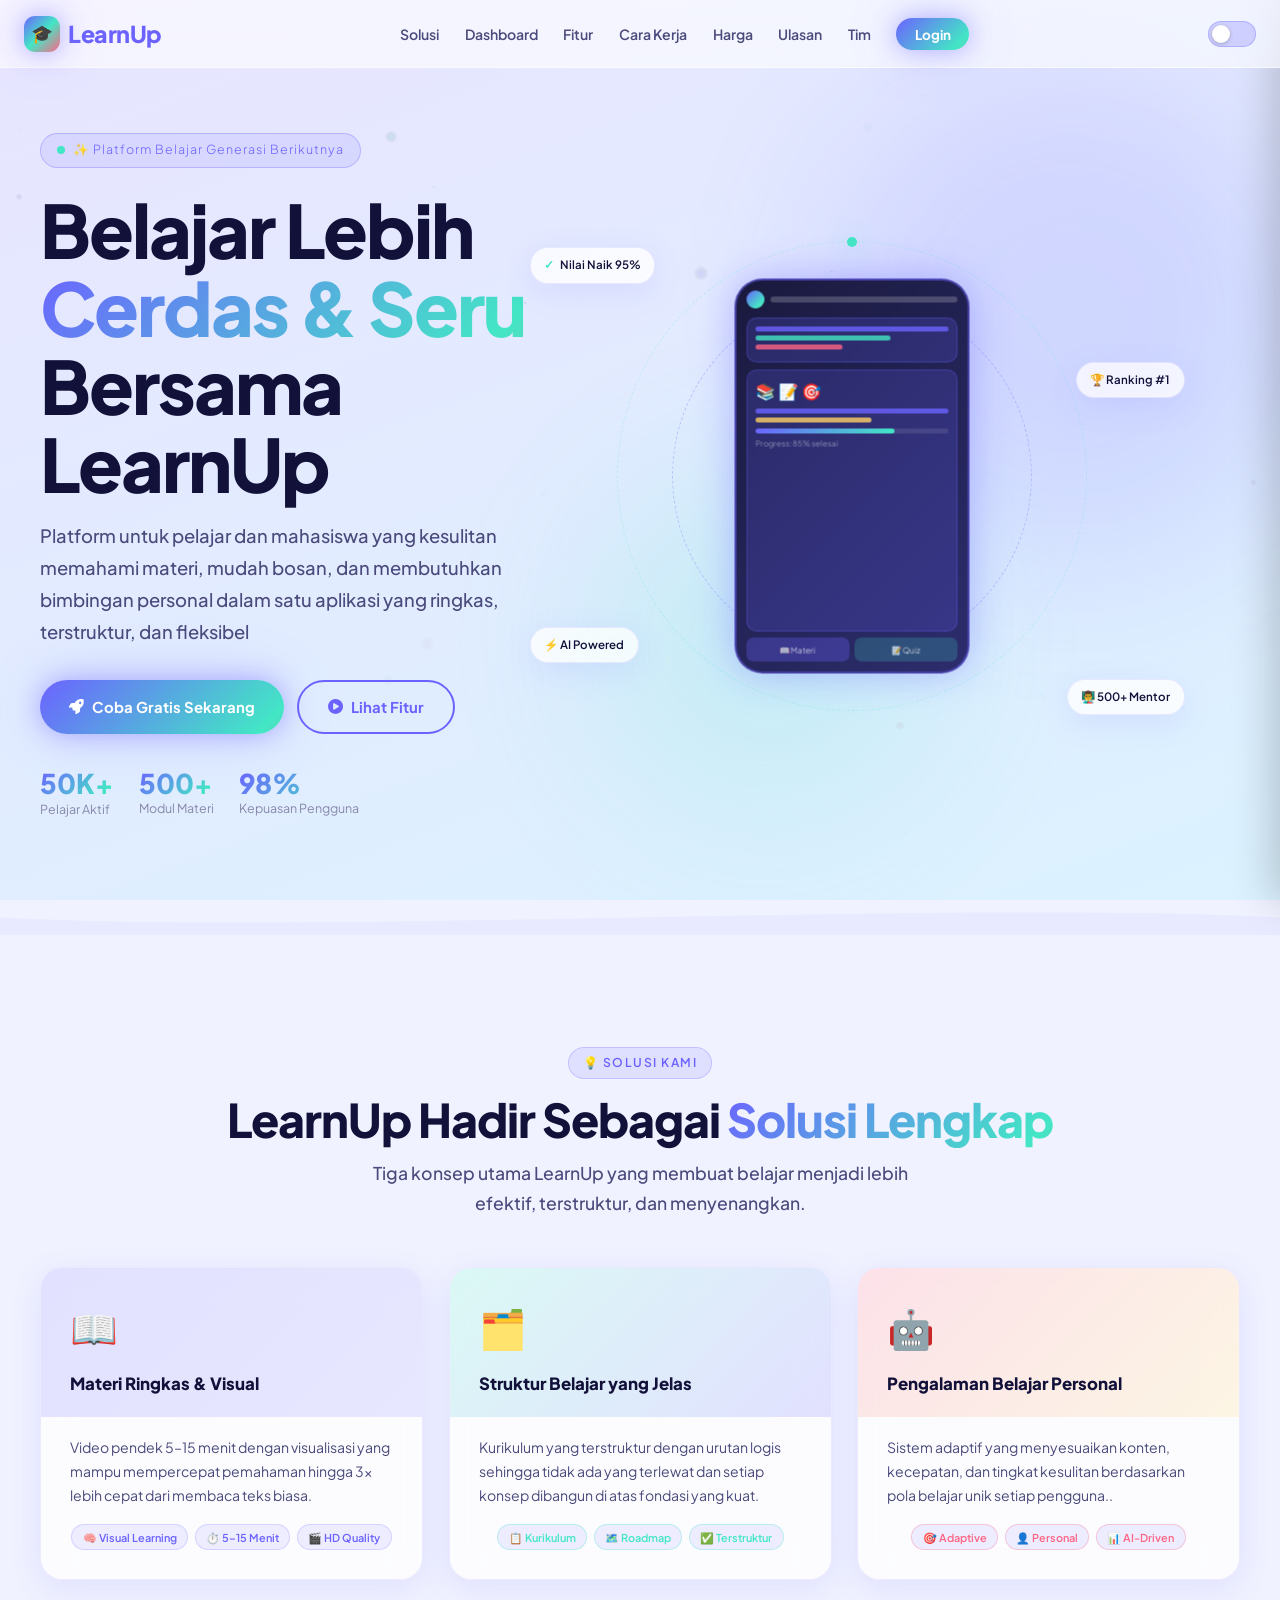
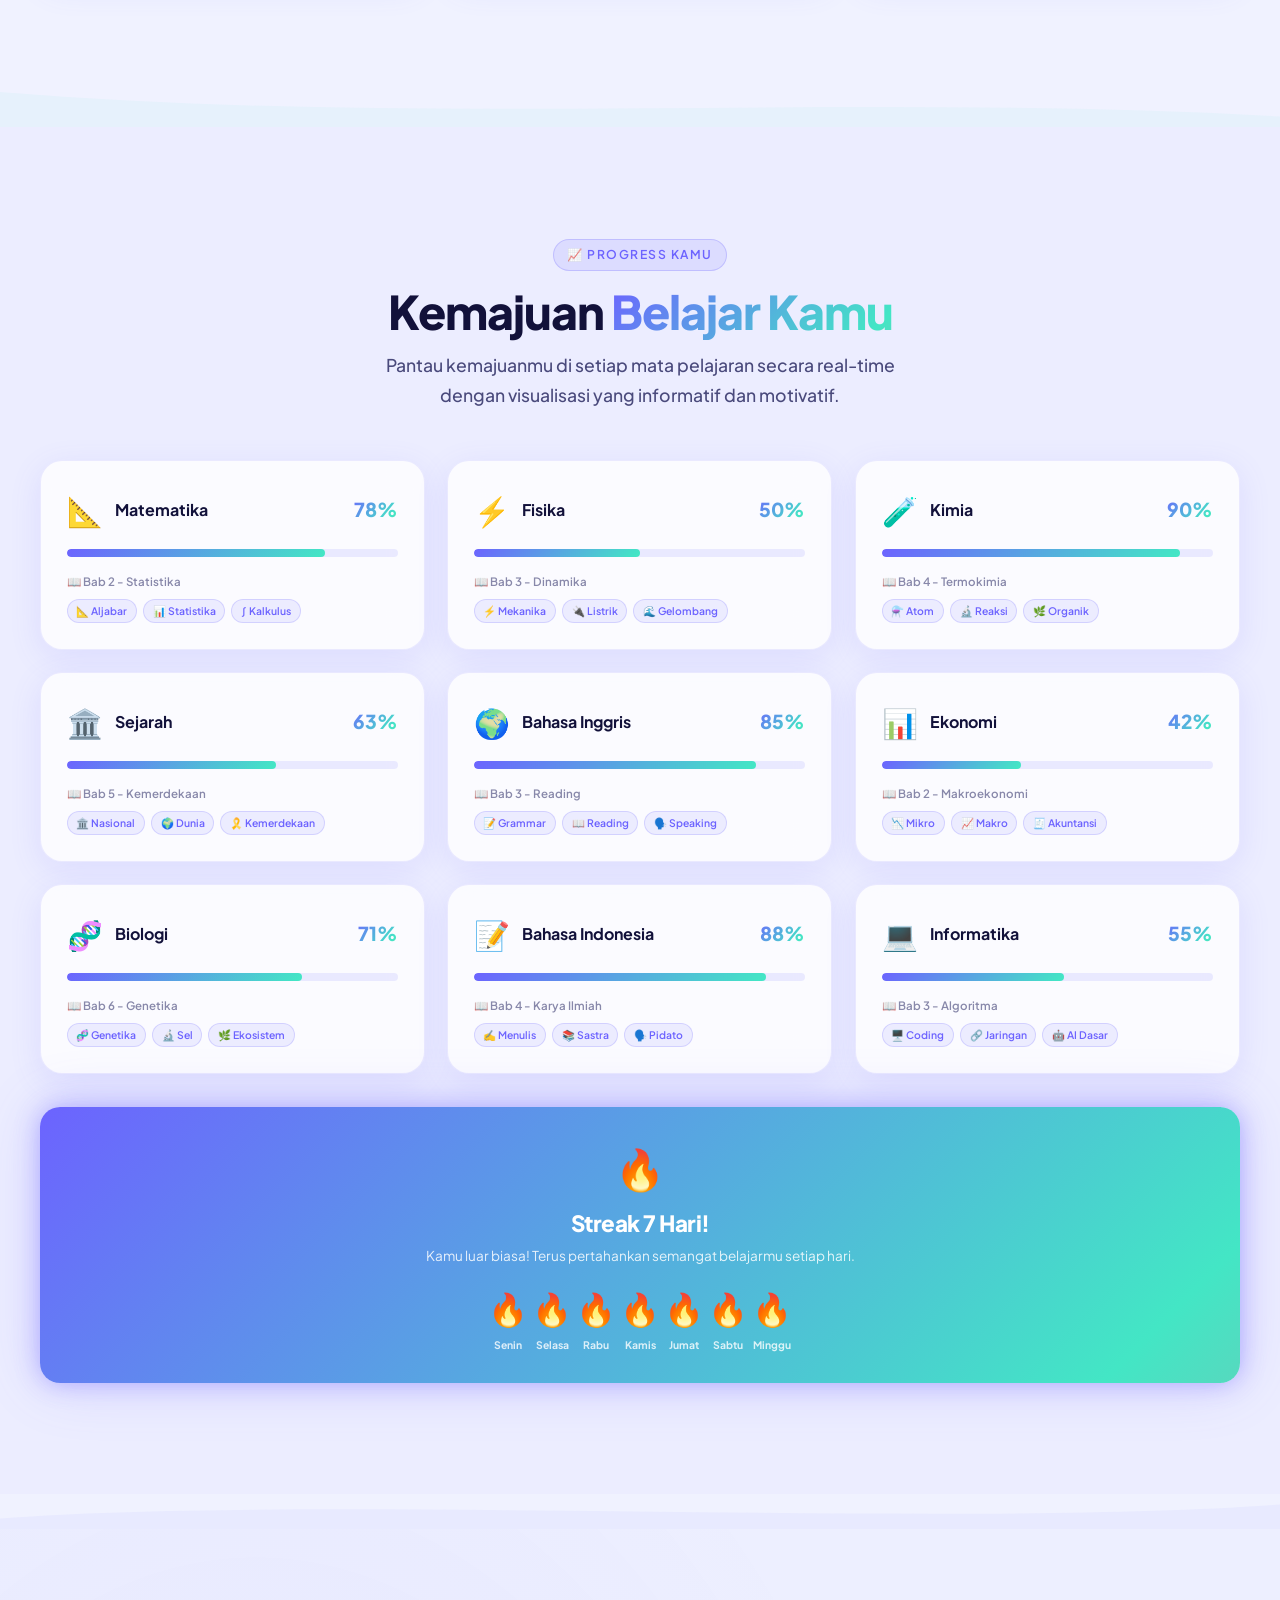
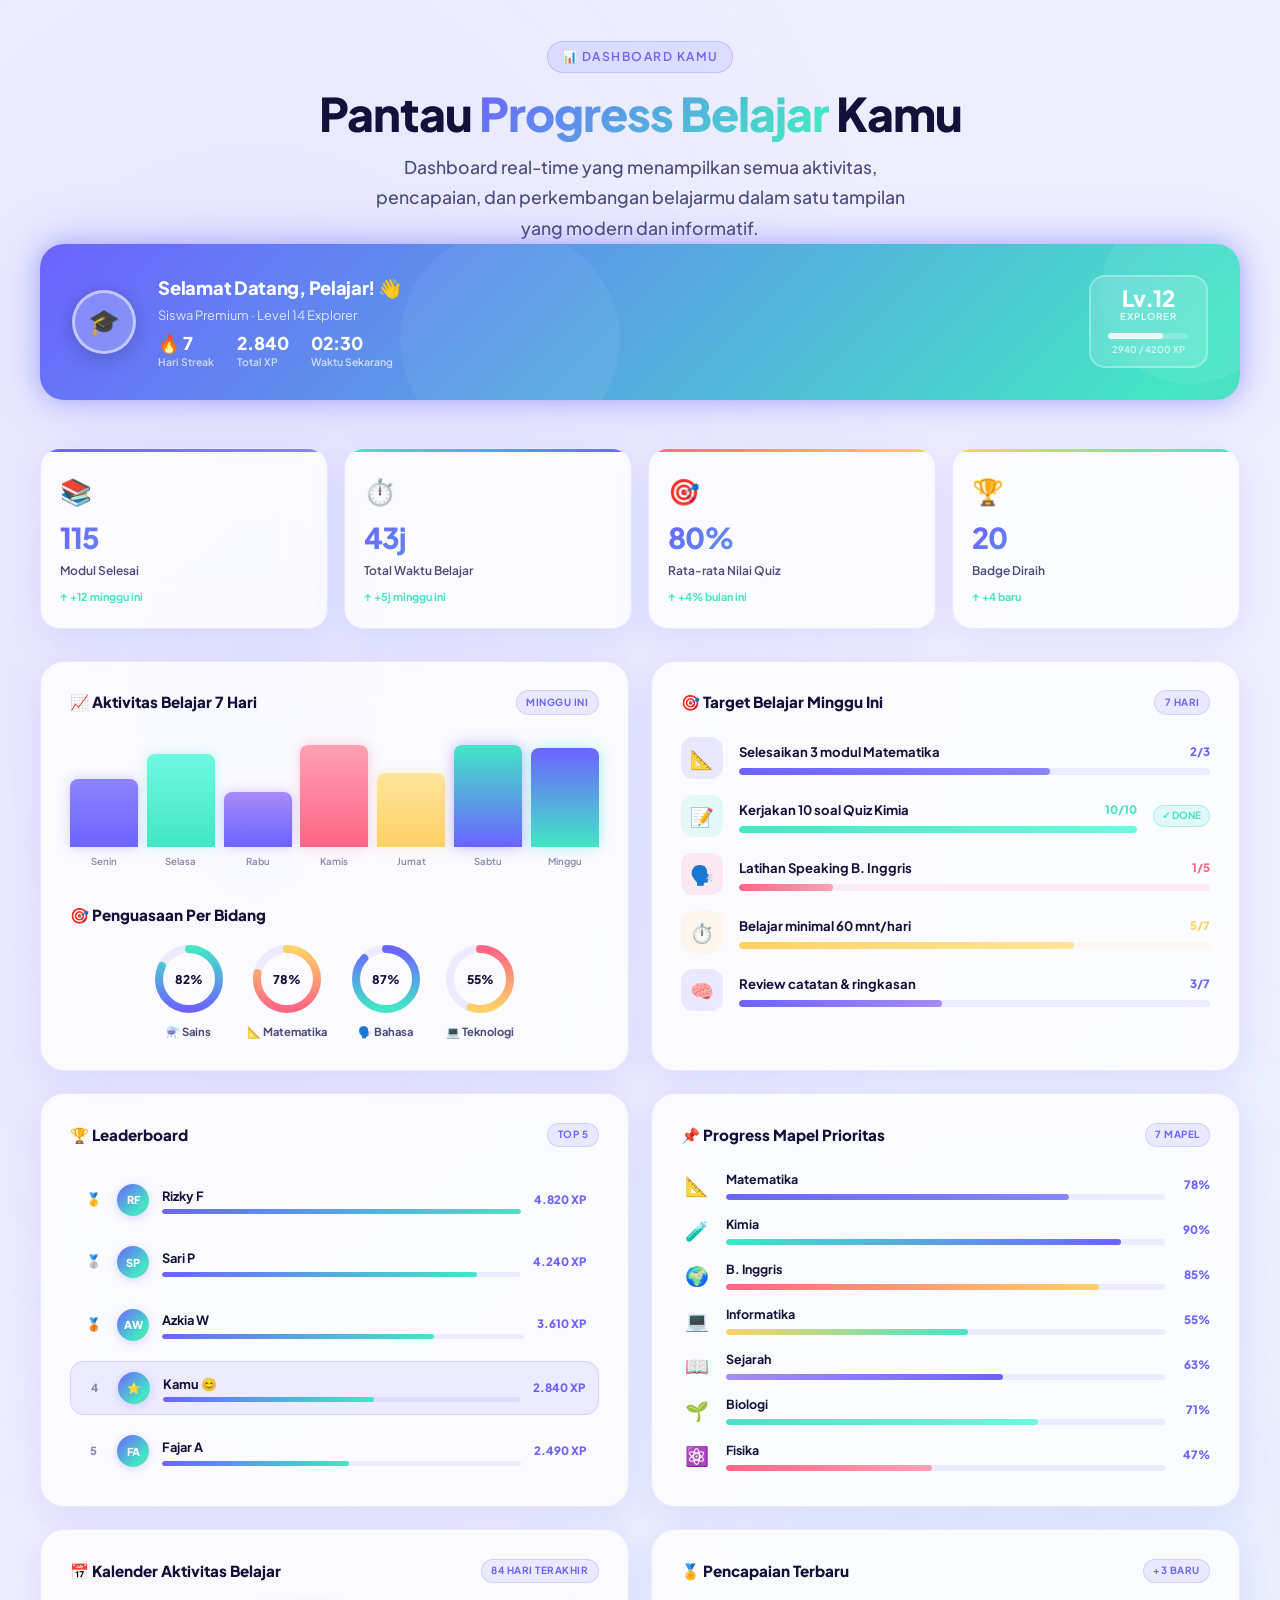
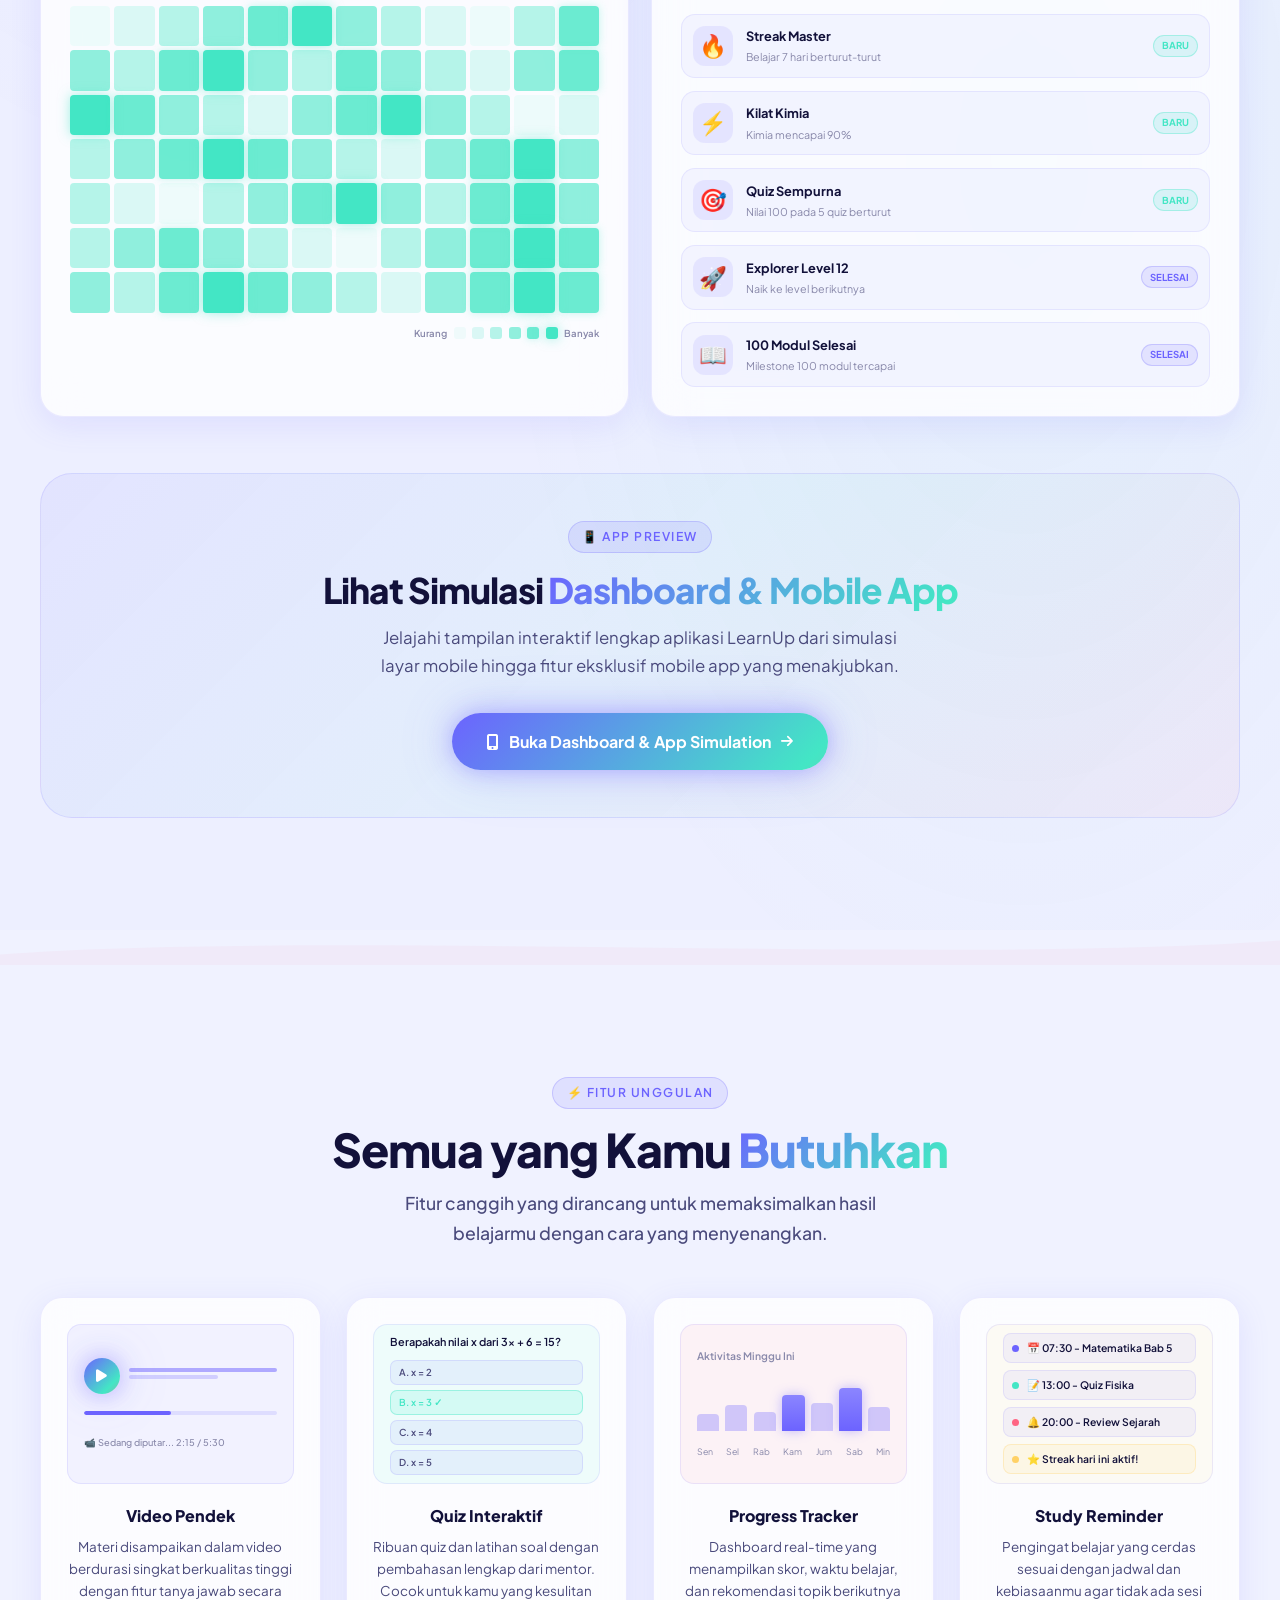
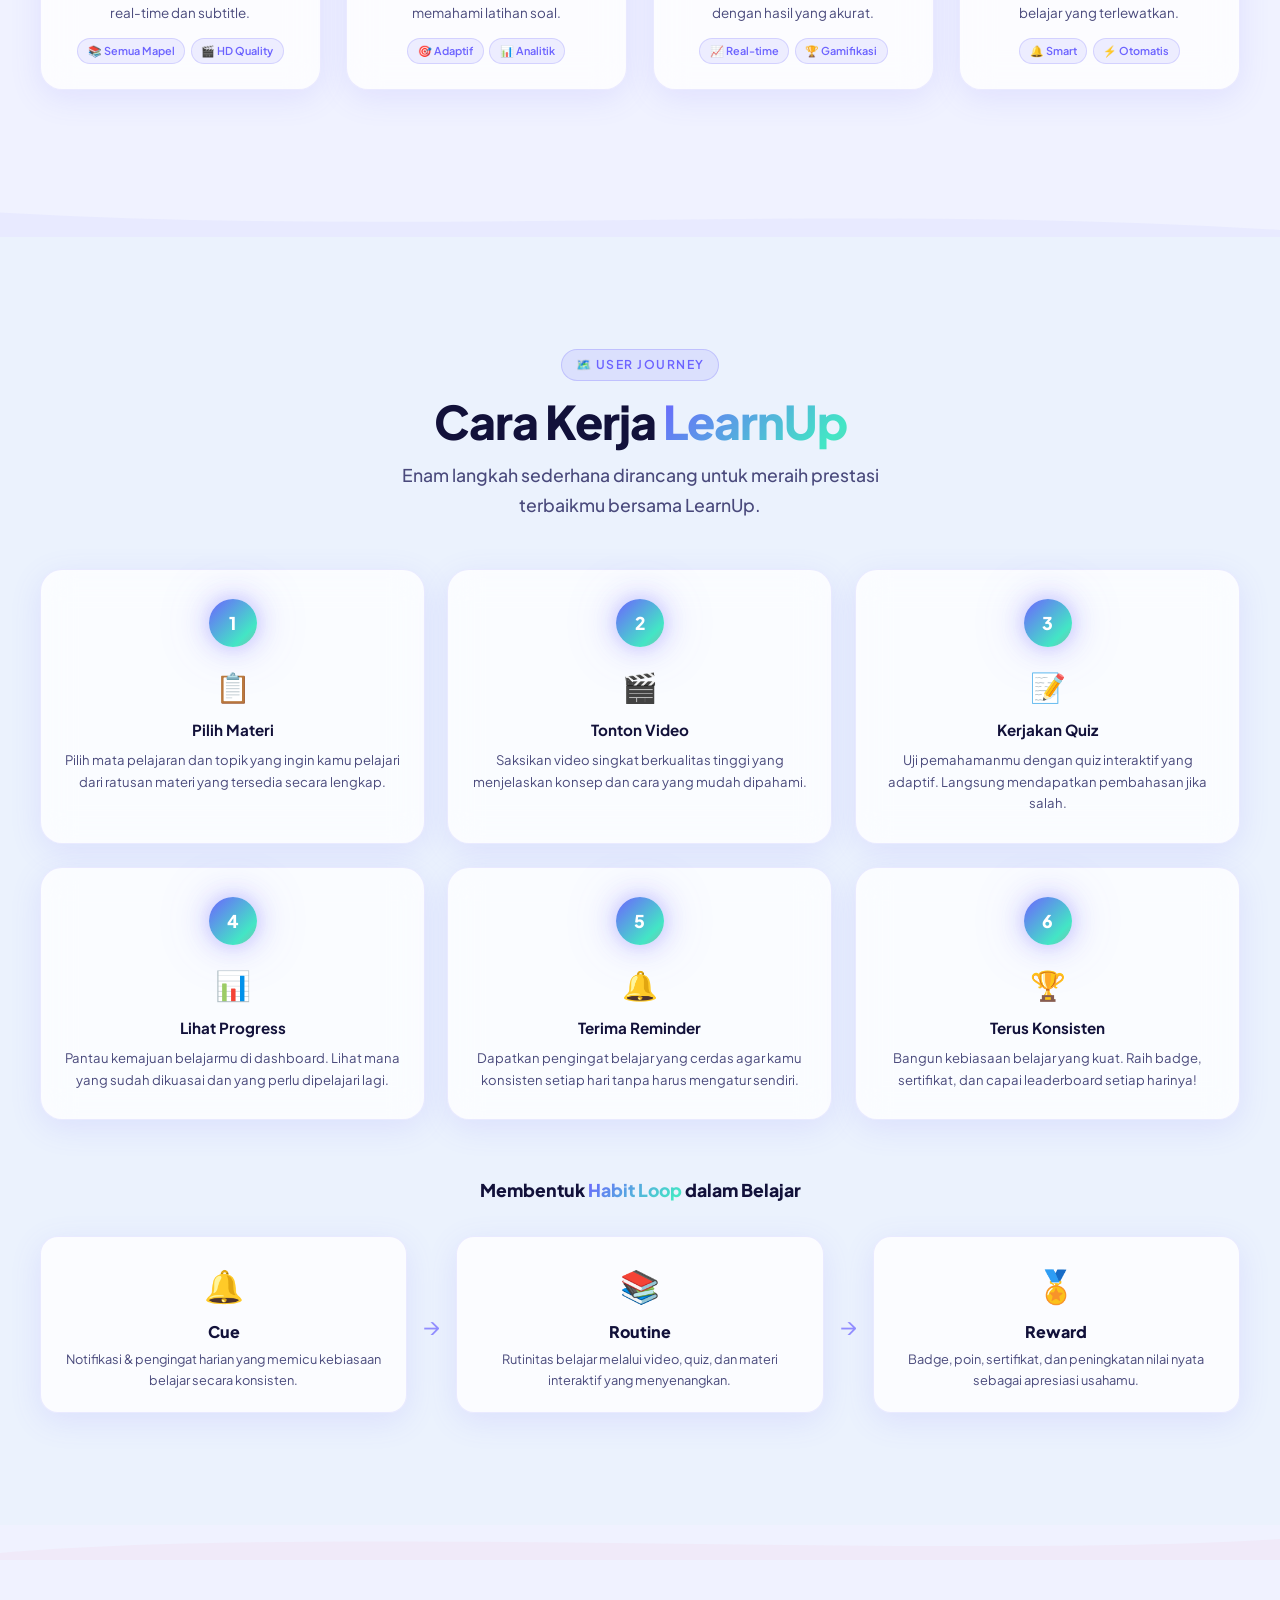
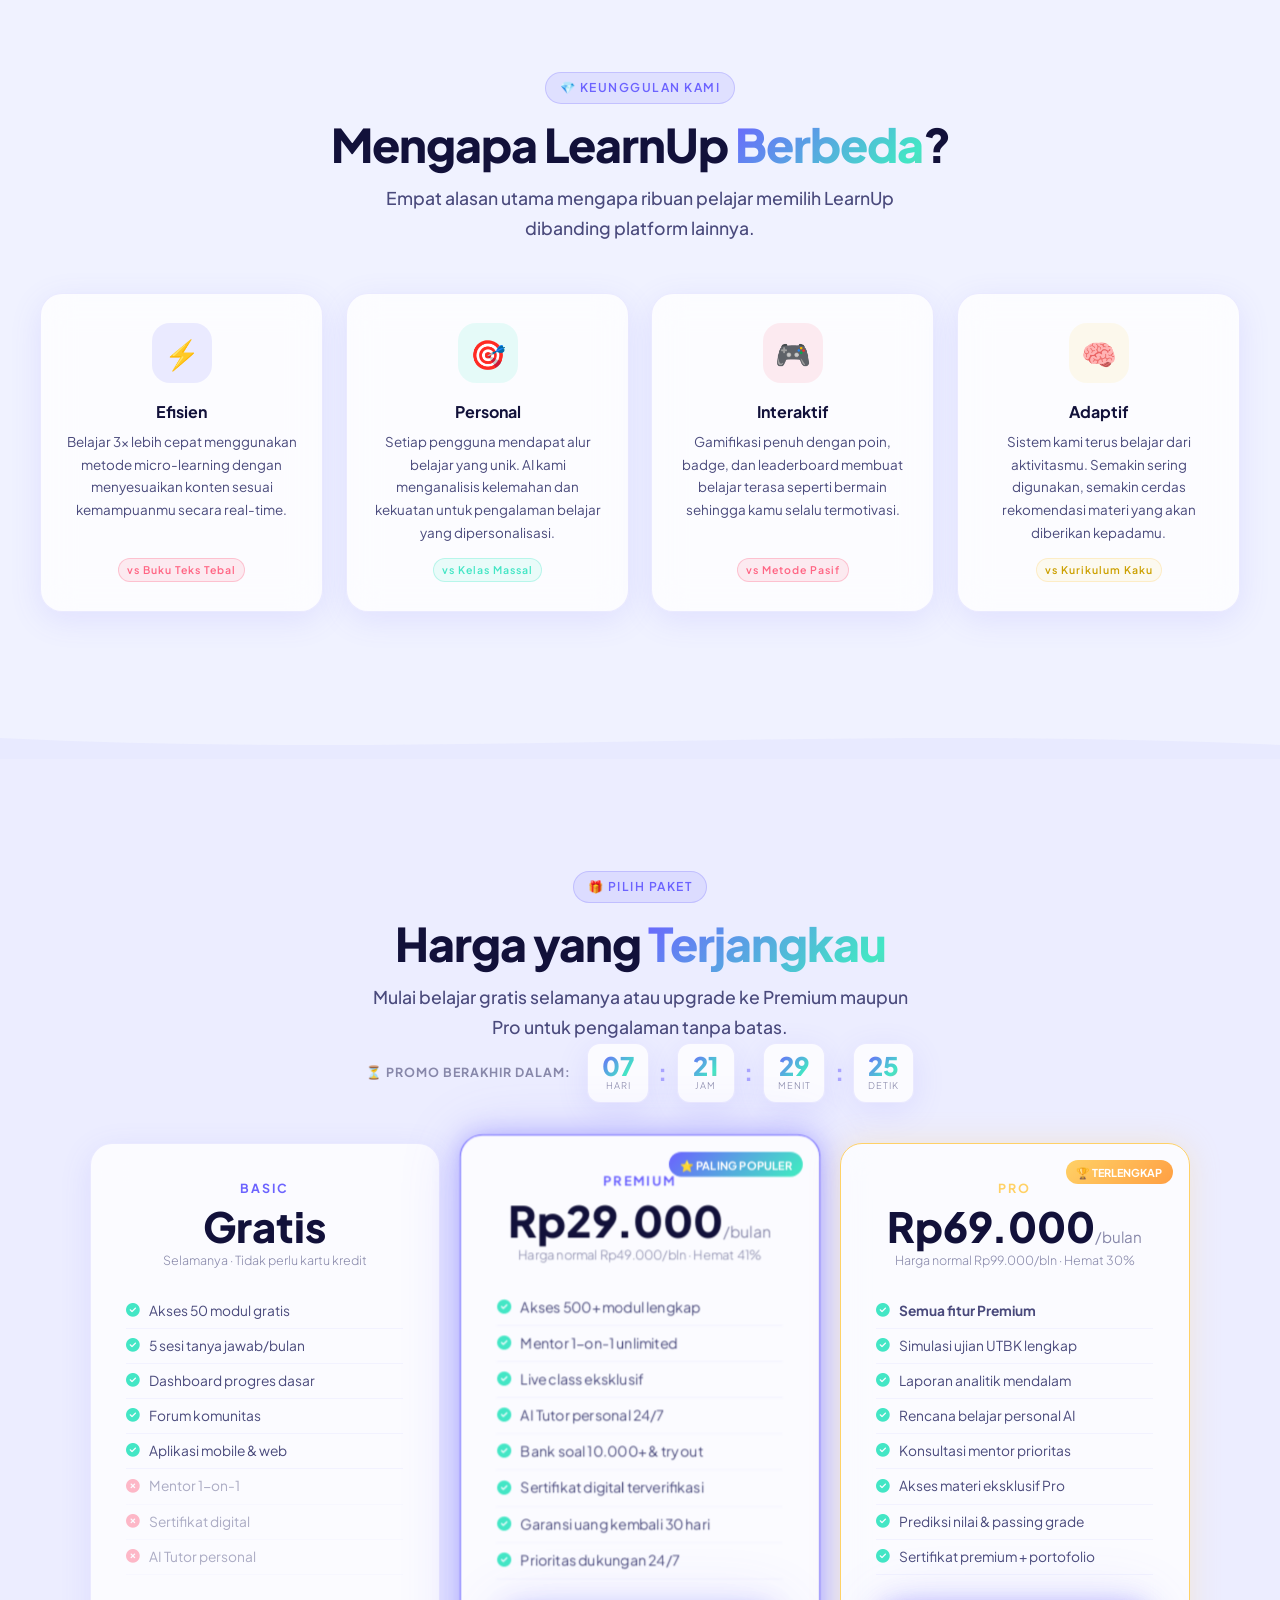
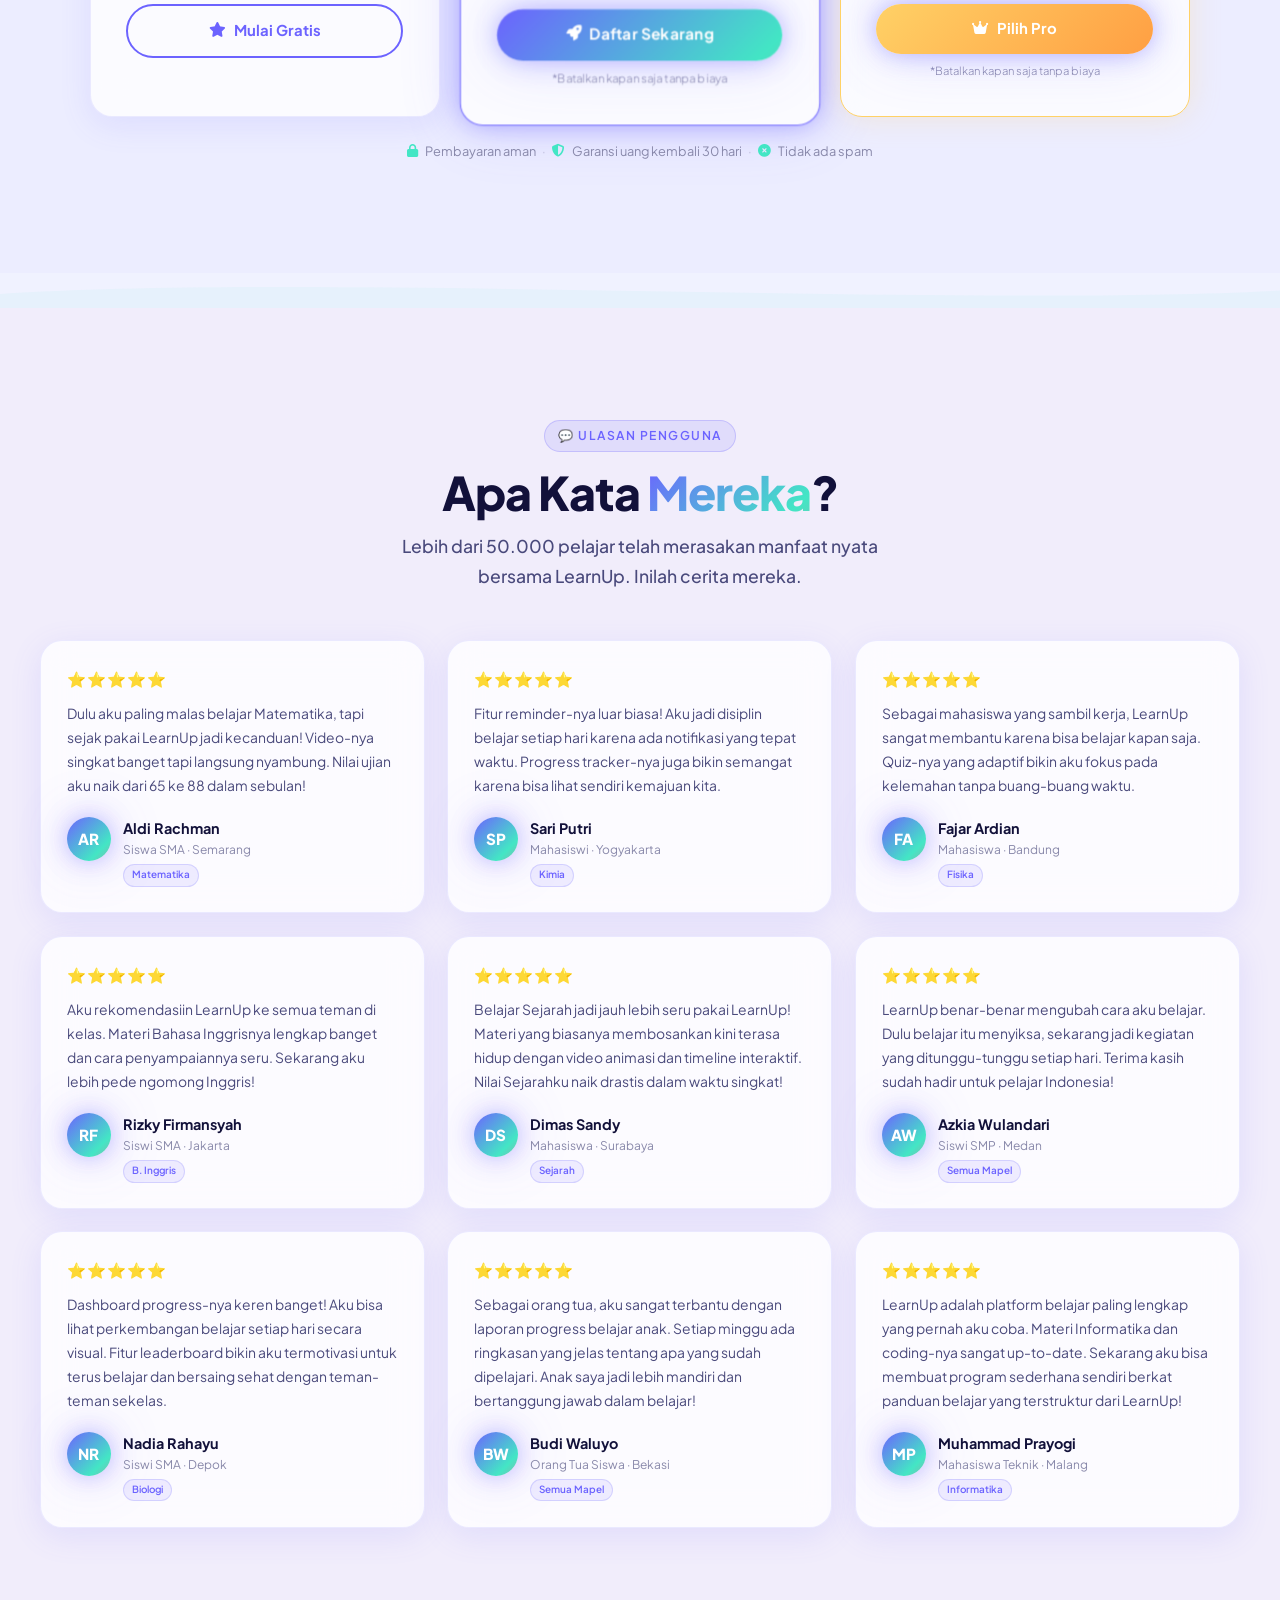
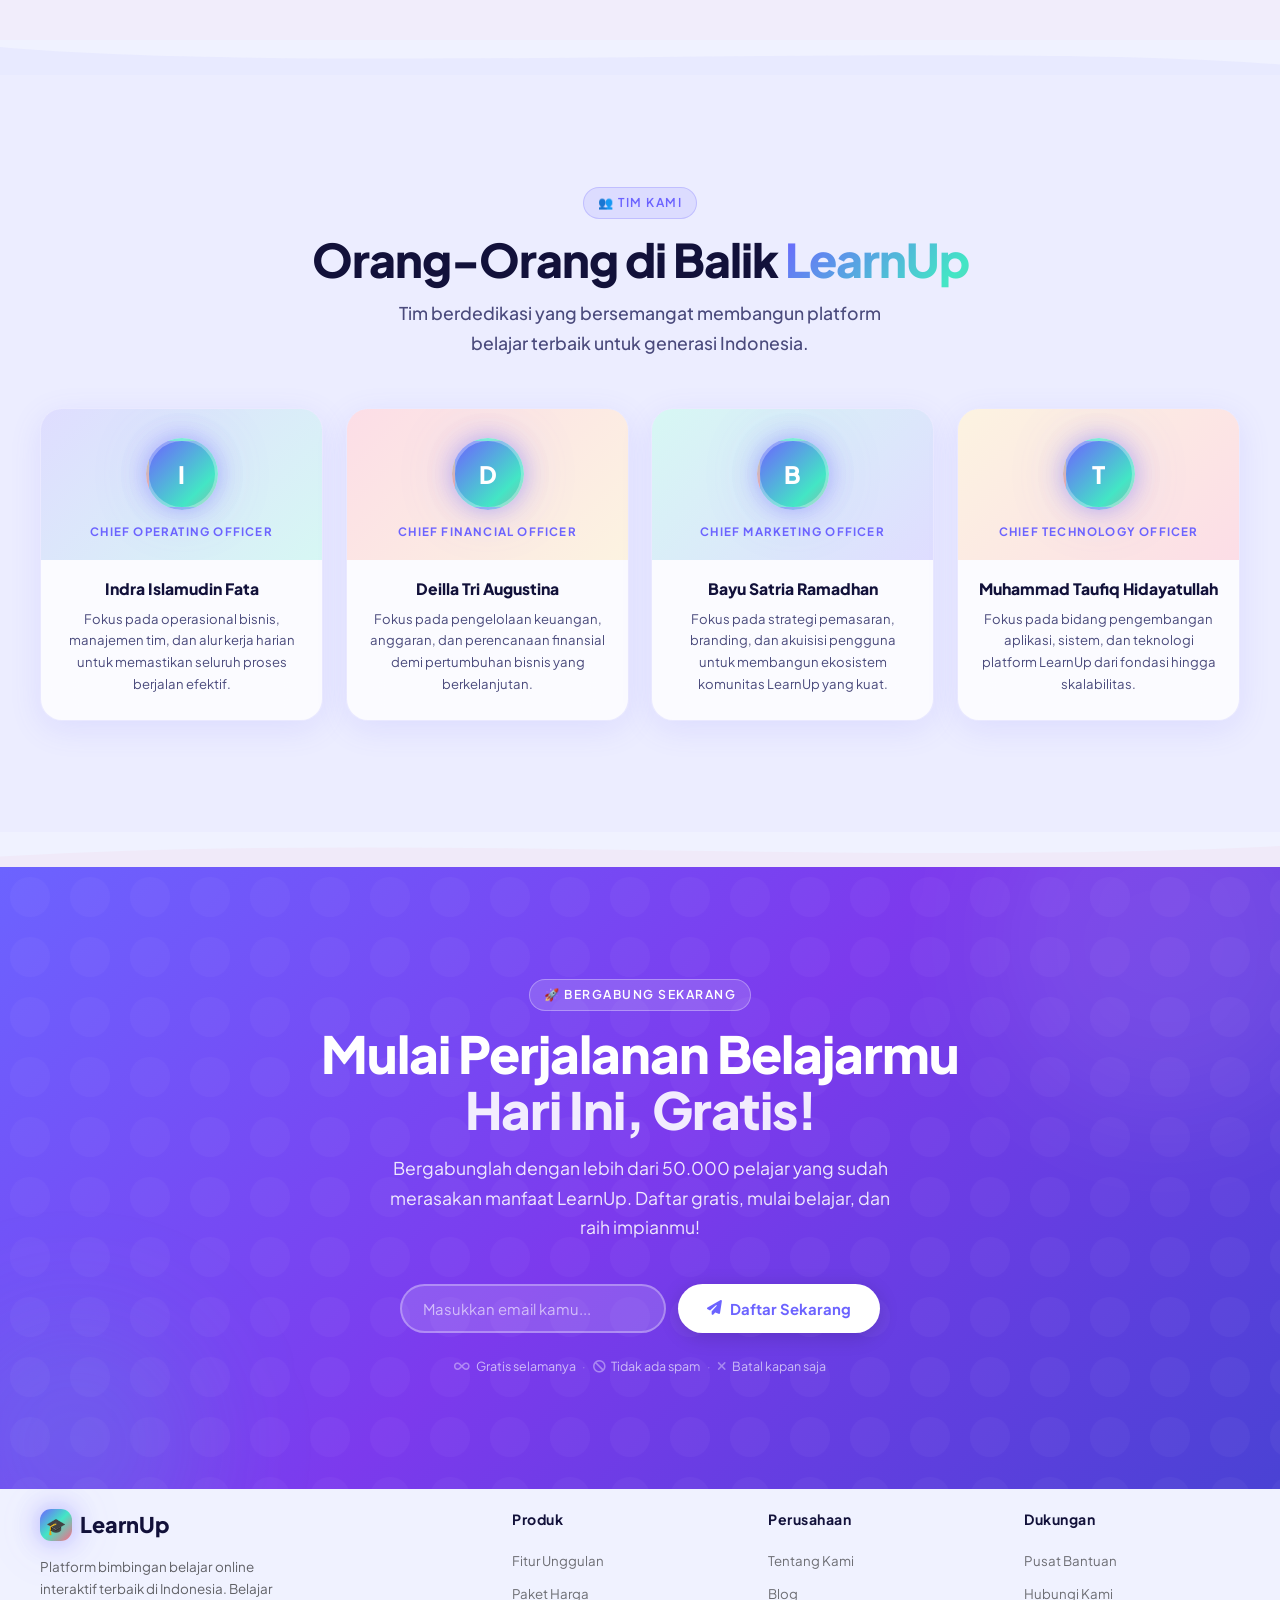
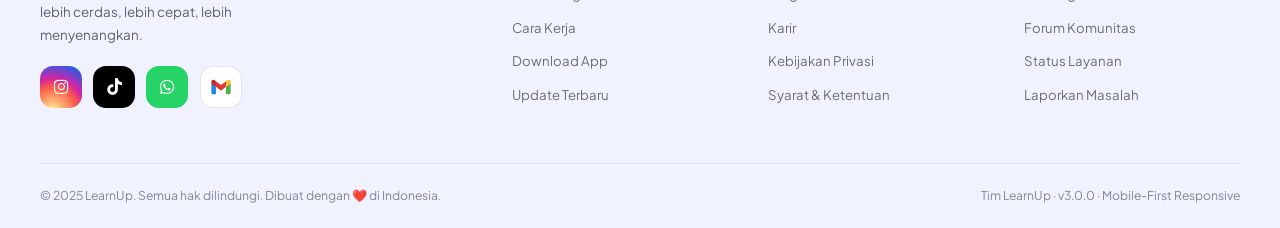
<file: admin.html>
<!doctype html>
<html lang="id">
  <head>
    <meta charset="UTF-8" />
    <meta name="viewport" content="width=device-width, initial-scale=1.0" />
    <title>LearnUp – Admin Dashboard</title>
    <link rel="preconnect" href="https://fonts.googleapis.com" />
    <link
      href="https://fonts.googleapis.com/css2?family=Plus+Jakarta+Sans:wght@300;400;500;600;700;800;900&display=swap"
      rel="stylesheet"
    />
    <link
      rel="stylesheet"
      href="https://cdnjs.cloudflare.com/ajax/libs/font-awesome/6.5.0/css/all.min.css"
    />
    <link rel="stylesheet" href="css/admin.css" />
    <script>
      const savedTheme = localStorage.getItem("learnup-theme") || "dark";
      document.documentElement.setAttribute("data-theme", savedTheme);
    </script>
  </head>
  <body>
    <div class="bg-aura"></div>

    <!-- MOBILE TOPBAR -->
    <div class="mobile-topbar">
      <div style="display: flex; align-items: center; gap: 0.8rem">
        <button class="hamburger-btn" id="hamburgerBtn" aria-label="Menu">
          <i class="fa-solid fa-bars"></i>
        </button>
        <span class="mobile-logo">🎓 LearnUp Admin</span>
      </div>
      <div class="live-badge">
        <div class="live-dot"></div>
        LIVE
      </div>
    </div>

    <!-- WRAPPER -->
    <div class="wrapper">
      <!-- SIDEBAR OVERLAY -->
      <div class="sidebar-overlay" id="sidebarOverlay"></div>

      <!-- SIDEBAR -->
      <aside class="sidebar" id="adminSidebar">
        <div class="sidebar-logo">
          <div class="sidebar-logo-icon">🎓</div>
          <div>
            <div class="sidebar-logo-text">LearnUp</div>
            <div class="sidebar-logo-sub">Admin Panel</div>
          </div>
        </div>

        <div class="nav-section-title">Menu Utama</div>
        <a class="nav-item active" onclick="showSection('subscribers')">
          <i class="fa-solid fa-envelope"></i> Subscribers
          <span class="nav-badge" id="sidebarCount">0</span>
        </a>
        <a class="nav-item" onclick="showSection('analytics')">
          <i class="fa-solid fa-chart-line"></i> Analitik
        </a>

        <div class="nav-section-title" style="margin-top: 1rem">Pengaturan</div>
        <a class="nav-item" onclick="openAddModal()">
          <i class="fa-solid fa-plus"></i> Tambah Manual
        </a>
        <a
          class="nav-item btn-danger-nav"
          onclick="confirmClearAll()"
          style="color: var(--danger)"
        >
          <i class="fa-solid fa-trash"></i> Hapus Semua
        </a>
        <a
          class="nav-item"
          onclick="logoutAdmin()"
          style="margin-top: 0.5rem; color: var(--warning)"
        >
          <i class="fa-solid fa-sign-out-alt"></i> Logout
        </a>

        <div class="sidebar-footer">
          Sinkronisasi otomatis setiap 3 detik<br />
          <span id="lastSync" style="color: var(--accent)">—</span>
        </div>
      </aside>

      <!-- MAIN -->
      <main class="main">
        <!-- TOPBAR -->
        <div class="topbar">
          <div class="topbar-left">
            <h1>
              <i class="fa-solid fa-gauge-high" style="font-size: 1rem"></i>
              Dashboard Admin
            </h1>
            <p id="currentDate">Memuat waktu...</p>
          </div>
          <div class="topbar-right">
            <button
              class="theme-btn"
              id="themeBtn"
              title="Toggle Dark/Light Mode"
              aria-label="Toggle Dark/Light Mode"
            >
              <div class="toggle-track">
                <div class="toggle-knob"></div>
              </div>
            </button>
            <div class="live-badge">
              <div class="live-dot"></div>
              Terhubung ke Landing Page
            </div>
            <div class="export-wrap">
              <button class="btn btn-ghost" onclick="toggleExport()">
                <i class="fa-solid fa-download"></i> Export
              </button>
              <div class="export-menu" id="exportMenu">
                <div class="export-option" onclick="exportCSV()">
                  <i class="fa-solid fa-file-csv"></i> Export CSV
                </div>
                <div class="export-option" onclick="exportJSON()">
                  <i class="fa-solid fa-file-code"></i> Export JSON
                </div>
                <div class="export-option" onclick="copyEmails()">
                  <i class="fa-solid fa-copy"></i> Salin Semua Email
                </div>
              </div>
            </div>
            <button class="btn btn-primary" onclick="openAddModal()">
              <i class="fa-solid fa-plus"></i> Tambah
            </button>
          </div>
        </div>

        <!-- STAT CARDS -->
        <div class="stats-grid">
          <div class="stat-card">
            <span class="stat-icon">📧</span>
            <div class="stat-value" id="statTotal">0</div>
            <div class="stat-label">Total Subscribers</div>
            <div class="stat-trend" id="statTrend1">—</div>
          </div>
          <div class="stat-card">
            <span class="stat-icon">🕐</span>
            <div class="stat-value" id="statToday">0</div>
            <div class="stat-label">Daftar Hari Ini</div>
            <div class="stat-trend" id="statTrend2">—</div>
          </div>
          <div class="stat-card">
            <span class="stat-icon">✅</span>
            <div class="stat-value" id="statConfirmed">0</div>
            <div class="stat-label">Dikonfirmasi</div>
            <div class="stat-trend">—</div>
          </div>
          <div class="stat-card">
            <span class="stat-icon">⏳</span>
            <div class="stat-value" id="statWaitlist">0</div>
            <div class="stat-label">Waitlist</div>
            <div class="stat-trend">Menunggu konfirmasi</div>
          </div>
        </div>

        <!-- SUBSCRIBERS SECTION -->
        <div id="section-subscribers">
          <div class="section-card">
            <div class="section-header">
              <div class="section-title">
                <i class="fa-solid fa-envelope-open-text"></i>
                Daftar Email Subscriber
              </div>
              <div style="display: flex; gap: 0.5rem; align-items: center">
                <span style="font-size: 0.72rem; color: var(--text-3)"
                  >Total:
                  <strong id="headerCount" style="color: var(--accent)"
                    >0</strong
                  ></span
                >
              </div>
            </div>

            <!-- FILTER BAR -->
            <div class="filter-bar">
              <div class="search-wrap">
                <i class="fa-solid fa-magnifying-glass"></i>
                <input
                  type="text"
                  class="search-input"
                  id="searchInput"
                  placeholder="Cari email..."
                  oninput="renderTable()"
                />
              </div>
              <select
                class="filter-select"
                id="filterStatus"
                onchange="renderTable()"
              >
                <option value="">Semua Status</option>
                <option value="waitlist">Waitlist</option>
                <option value="confirmed">Confirmed</option>
                <option value="invited">Invited</option>
              </select>
              <select
                class="filter-select"
                id="filterSort"
                onchange="renderTable()"
              >
                <option value="newest">Terbaru</option>
                <option value="oldest">Terlama</option>
                <option value="email">Email A-Z</option>
              </select>
            </div>

            <!-- TABLE -->
            <div class="table-wrap">
              <table>
                <thead>
                  <tr>
                    <th style="width: 36px">
                      <input
                        type="checkbox"
                        id="selectAll"
                        onchange="toggleSelectAll(this)"
                        style="
                          accent-color: var(--primary);
                          width: 14px;
                          height: 14px;
                          cursor: pointer;
                        "
                      />
                    </th>
                    <th>Email</th>
                    <th>Tanggal Daftar</th>
                    <th>Waktu</th>
                    <th>Sumber</th>
                    <th>Status</th>
                    <th>Aksi</th>
                  </tr>
                </thead>
                <tbody id="tableBody"></tbody>
              </table>
              <div class="empty-state" id="emptyState">
                <div class="empty-icon">📭</div>
                <div class="empty-title">Belum ada subscriber</div>
                <div class="empty-sub">
                  Email yang dimasukkan melalui landing page LearnUp akan muncul
                  di sini secara otomatis.
                </div>
              </div>
            </div>

            <!-- PAGINATION -->
            <div class="pagination" id="paginationArea">
              <div class="page-info" id="pageInfo">—</div>
              <div class="page-btns" id="pageBtns"></div>
            </div>
          </div>
        </div>

        <!-- ANALYTICS SECTION -->
        <div id="section-analytics" style="display: none">
          <div class="chart-row">
            <div class="section-card">
              <div class="section-title" style="margin-bottom: 1rem">
                <i class="fa-solid fa-chart-bar"></i> Pendaftar 7 Hari Terakhir
              </div>
              <div class="mini-chart" id="weekChart"></div>
              <div class="chart-labels" id="weekLabels"></div>
            </div>
            <div class="section-card">
              <div class="section-title" style="margin-bottom: 1rem">
                <i class="fa-solid fa-pie-chart"></i> Distribusi Status
              </div>
              <div
                id="statusPie"
                style="
                  display: flex;
                  flex-direction: column;
                  gap: 0.7rem;
                  margin-top: 0.5rem;
                "
              ></div>
            </div>
          </div>

          <div class="section-card" style="margin-top: 1rem">
            <div class="section-title" style="margin-bottom: 1rem">
              <i class="fa-solid fa-clock-rotate-left"></i> 5 Subscriber Terbaru
            </div>
            <div
              id="recentList"
              style="display: flex; flex-direction: column; gap: 0.6rem"
            ></div>
          </div>
        </div>
      </main>
    </div>

    <!-- ADD MODAL -->
    <div class="modal-overlay" id="addModal">
      <div class="modal">
        <div class="modal-title">➕ Tambah Subscriber Manual</div>
        <div class="modal-sub">
          Tambahkan email secara manual ke database subscriber LearnUp.
        </div>
        <div class="modal-input-wrap">
          <label>Alamat Email</label>
          <input
            type="email"
            class="modal-input"
            id="addEmailInput"
            placeholder="contoh@email.com"
          />
        </div>
        <div class="modal-input-wrap">
          <label>Status</label>
          <select class="modal-select" id="addStatusInput">
            <option value="waitlist">Waitlist</option>
            <option value="confirmed">Confirmed</option>
            <option value="invited">Invited</option>
          </select>
        </div>
        <div class="modal-actions">
          <button class="btn btn-ghost" onclick="closeModal('addModal')">
            Batal
          </button>
          <button class="btn btn-primary" onclick="addManual()">
            <i class="fa-solid fa-plus"></i> Tambahkan
          </button>
        </div>
      </div>
    </div>

    <!-- EDIT MODAL -->
    <div class="modal-overlay" id="editModal">
      <div class="modal">
        <div class="modal-title">✏️ Edit Subscriber</div>
        <div class="modal-sub">Ubah status atau informasi subscriber.</div>
        <div class="modal-input-wrap">
          <label>Alamat Email</label>
          <input
            type="email"
            class="modal-input"
            id="editEmailInput"
            placeholder="contoh@email.com"
          />
        </div>
        <div class="modal-input-wrap">
          <label>Status</label>
          <select class="modal-select" id="editStatusInput">
            <option value="waitlist">Waitlist</option>
            <option value="confirmed">Confirmed</option>
            <option value="invited">Invited</option>
          </select>
        </div>
        <input type="hidden" id="editIndexInput" />
        <div class="modal-actions">
          <button class="btn btn-ghost" onclick="closeModal('editModal')">
            Batal
          </button>
          <button class="btn btn-primary" onclick="saveEdit()">
            <i class="fa-solid fa-floppy-disk"></i> Simpan
          </button>
        </div>
      </div>
    </div>

    <!-- CONFIRM MODAL -->
    <div class="modal-overlay" id="confirmModal">
      <div class="modal">
        <div class="modal-title" id="confirmTitle">⚠️ Konfirmasi</div>
        <div class="modal-sub" id="confirmMsg">Apakah kamu yakin?</div>
        <div class="modal-actions">
          <button class="btn btn-ghost" onclick="closeModal('confirmModal')">
            Batal
          </button>
          <button class="btn btn-danger" id="confirmOkBtn" onclick="">
            Ya, Lanjutkan
          </button>
        </div>
      </div>
    </div>

    <!-- TOAST -->
    <div class="toast" id="toast"></div>

    <script src="js/admin.js"></script>
  </body>
</html>
</file>
<file: css/landing.css>
/* ============================================================
    DASHBOARD PROGRESS SECTION – LearnUp
    File: dashboard.css
    Deskripsi: Styling untuk section Dashboard Progress Belajar
  ============================================================ */

/* ── SECTION WRAPPER ── */
#dashboard {
  position: relative;
  overflow: hidden;
}

#dashboard::before {
  content: "";
  position: absolute;
  inset: 0;
  background:
    radial-gradient(
      ellipse 80% 60% at 20% 30%,
      rgba(108, 99, 255, 0.07) 0%,
      transparent 70%
    ),
    radial-gradient(
      ellipse 60% 50% at 80% 70%,
      rgba(67, 230, 197, 0.06) 0%,
      transparent 70%
    );
  pointer-events: none;
  z-index: 0;
}

.dashboard-container {
  position: relative;
  z-index: 1;
}

/* ── TOP OVERVIEW CARDS ── */
.dash-overview {
  display: grid;
  grid-template-columns: repeat(2, 1fr);
  gap: 1rem;
  margin-top: 3rem;
  margin-bottom: 2rem;
}

@media (min-width: 640px) {
  .dash-overview {
    grid-template-columns: repeat(4, 1fr);
  }
}

.dash-stat-card {
  background: var(--bg-card);
  backdrop-filter: blur(20px);
  -webkit-backdrop-filter: blur(20px);
  border: var(--border-card);
  border-radius: 20px;
  padding: 1.4rem 1.2rem;
  display: flex;
  flex-direction: column;
  gap: 0.4rem;
  box-shadow: var(--shadow-card);
  transition: all var(--dur-mid) var(--ease-bounce);
  position: relative;
  overflow: hidden;
}

.dash-stat-card::before {
  content: "";
  position: absolute;
  top: 0;
  left: 0;
  right: 0;
  height: 3px;
  border-radius: 20px 20px 0 0;
}

.dash-stat-card-1::before {
  background: linear-gradient(90deg, #6c63ff, #8b85ff);
}
.dash-stat-card-2::before {
  background: linear-gradient(90deg, #43e6c5, #6c63ff);
}
.dash-stat-card-3::before {
  background: linear-gradient(90deg, #ff6584, #ffd166);
}
.dash-stat-card-4::before {
  background: linear-gradient(90deg, #ffd166, #43e6c5);
}

.dash-stat-icon {
  font-size: 1.6rem;
  margin-bottom: 0.2rem;
  display: block;
}

.dash-stat-value {
  font-weight: 900;
  font-size: 1.8rem;
  line-height: 1.15;
  background: var(--grad-hero);
  background-size: 200%;
  -webkit-background-clip: text;
  -webkit-text-fill-color: transparent;
  background-clip: text;
  animation: gradientShift 4s ease infinite;
  letter-spacing: -1px;
  padding-bottom: 0.1rem;
}

.dash-stat-label {
  font-size: 0.75rem;
  font-weight: 600;
  color: var(--text-secondary);
  line-height: 1.3;
}

.dash-stat-trend {
  font-size: 0.68rem;
  font-weight: 700;
  color: #43e6c5;
  display: flex;
  align-items: center;
  gap: 0.2rem;
  margin-top: 0.2rem;
}

.dash-stat-trend.down {
  color: #ff6584;
}

/* ── MAIN DASHBOARD GRID ── */
.dash-main-grid {
  display: flex;
  flex-direction: column;
  gap: 1.4rem;
  margin-bottom: 1.4rem;
}

.dash-row {
  display: grid;
  grid-template-columns: 1fr;
  gap: 1.4rem;
  align-items: stretch;
}

@media (min-width: 760px) {
  .dash-row {
    grid-template-columns: 1fr 1fr;
  }
}

/* Make all dashboard cards fill their grid cell height equally */
.dash-row > .dash-chart-card,
.dash-row > .dash-leaderboard,
.dash-row > .dash-subject-progress,
.dash-row > .heatmap-card,
.dash-row > .achievements-card {
  height: 100%;
  box-sizing: border-box;
}

/* ── CHART CARD ── */
.dash-chart-card {
  background: var(--bg-card);
  backdrop-filter: blur(20px);
  -webkit-backdrop-filter: blur(20px);
  border: var(--border-card);
  border-radius: 24px;
  padding: 1.8rem;
  box-shadow: var(--shadow-card);
}

.dash-card-header {
  display: flex;
  align-items: center;
  justify-content: space-between;
  margin-bottom: 1.4rem;
  flex-wrap: wrap;
  gap: 0.6rem;
}

.dash-card-title {
  font-weight: 800;
  font-size: 0.95rem;
  color: var(--text-primary);
  display: flex;
  align-items: center;
  gap: 0.5rem;
}

.dash-card-badge {
  font-size: 0.62rem;
  font-weight: 700;
  padding: 0.2rem 0.6rem;
  border-radius: 99px;
  background: rgba(108, 99, 255, 0.12);
  border: 1px solid rgba(108, 99, 255, 0.2);
  color: var(--primary);
  letter-spacing: 0.5px;
  text-transform: uppercase;
}

/* Aktivitas Chart (bar chart visual) */
.activity-chart {
  display: flex;
  align-items: flex-end;
  gap: 0.55rem;
  height: 140px;
  padding: 0.5rem 0;
}

.act-bar-wrap {
  flex: 1;
  display: flex;
  flex-direction: column;
  align-items: center;
  gap: 0.4rem;
  height: 100%;
  justify-content: flex-end;
}

.act-bar {
  width: 100%;
  border-radius: 8px 8px 0 0;
  position: relative;
  transition: height 1.2s var(--ease-smooth);
  cursor: pointer;
}

.act-bar-1 {
  background: linear-gradient(to top, #6c63ff, #8b85ff);
  box-shadow: 0 0 12px rgba(108, 99, 255, 0.3);
}
.act-bar-2 {
  background: linear-gradient(to top, #43e6c5, #6ef9e1);
  box-shadow: 0 0 12px rgba(67, 230, 197, 0.3);
}
.act-bar-3 {
  background: linear-gradient(to top, #6c63ff, #a78bfa);
  box-shadow: 0 0 12px rgba(108, 99, 255, 0.3);
}
.act-bar-4 {
  background: linear-gradient(to top, #ff6584, #ffa0b4);
  box-shadow: 0 0 12px rgba(255, 101, 132, 0.3);
}
.act-bar-5 {
  background: linear-gradient(to top, #ffd166, #ffe599);
  box-shadow: 0 0 12px rgba(255, 209, 102, 0.3);
}
.act-bar-6 {
  background: linear-gradient(to top, #6c63ff, #43e6c5);
  box-shadow: 0 0 14px rgba(108, 99, 255, 0.45);
}
.act-bar-7 {
  background: linear-gradient(to top, #43e6c5, #6c63ff);
  box-shadow: 0 0 14px rgba(67, 230, 197, 0.45);
}

.act-bar:hover {
  filter: brightness(1.15);
  transform: scaleX(1.05);
}

.act-bar-tooltip {
  position: absolute;
  top: -28px;
  left: 50%;
  transform: translateX(-50%);
  background: var(--bg-card);
  border: var(--border-card);
  border-radius: 8px;
  padding: 0.18rem 0.45rem;
  font-size: 0.6rem;
  font-weight: 700;
  color: var(--primary);
  white-space: nowrap;
  box-shadow: var(--shadow-card);
  opacity: 0;
  pointer-events: none;
  transition: opacity 0.2s ease;
}

.act-bar:hover .act-bar-tooltip {
  opacity: 1;
}

.act-bar-label {
  font-size: 0.6rem;
  font-weight: 600;
  color: var(--text-muted);
  text-align: center;
}

/* ── RADIAL PROGRESS (donut) ── */
.radial-progress-wrap {
  display: flex;
  align-items: center;
  justify-content: center;
  gap: 1.4rem;
  margin-top: 1rem;
  flex-wrap: wrap;
}

.radial-item {
  display: flex;
  flex-direction: column;
  align-items: center;
  gap: 0.5rem;
}

.radial-svg {
  transform: rotate(-90deg);
  flex-shrink: 0;
}

.radial-bg {
  fill: none;
  stroke: rgba(108, 99, 255, 0.1);
  stroke-width: 8;
}

.radial-fill {
  fill: none;
  stroke-width: 8;
  stroke-linecap: round;
  transition: stroke-dashoffset 1.5s var(--ease-smooth);
}

.radial-text {
  font-size: 0.75rem;
  font-weight: 800;
  fill: var(--text-primary);
  text-anchor: middle;
  dominant-baseline: central;
  transform: rotate(90deg);
  transform-origin: center;
}

.radial-label {
  font-size: 0.7rem;
  font-weight: 700;
  color: var(--text-secondary);
  text-align: center;
}

/* ── LEADERBOARD CARD ── */
.dash-leaderboard {
  background: var(--bg-card);
  backdrop-filter: blur(20px);
  -webkit-backdrop-filter: blur(20px);
  border: var(--border-card);
  border-radius: 24px;
  padding: 1.8rem;
  box-shadow: var(--shadow-card);
  display: flex;
  flex-direction: column;
}

.leaderboard-list {
  display: flex;
  flex-direction: column;
  gap: 0.7rem;
  margin-top: 0.3rem;
}

.lb-item {
  display: flex;
  align-items: center;
  gap: 0.8rem;
  padding: 0.6rem 0.8rem;
  border-radius: 14px;
  transition: all var(--dur-fast);
  cursor: default;
}

.lb-item:hover {
  background: rgba(108, 99, 255, 0.06);
}

.lb-item.lb-me {
  background: rgba(108, 99, 255, 0.1);
  border: 1px solid rgba(108, 99, 255, 0.2);
}

.lb-rank {
  font-size: 0.78rem;
  font-weight: 900;
  width: 22px;
  text-align: center;
  flex-shrink: 0;
}

.lb-rank-1 {
  color: #ffd166;
}
.lb-rank-2 {
  color: #aab4be;
}
.lb-rank-3 {
  color: #cd7f32;
}
.lb-rank-other {
  color: var(--text-muted);
  font-size: 0.7rem;
}

.lb-avatar {
  width: 32px;
  height: 32px;
  border-radius: 50%;
  background: var(--grad-hero);
  background-size: 200%;
  animation: gradientShift 6s ease infinite;
  display: flex;
  align-items: center;
  justify-content: center;
  font-size: 0.68rem;
  font-weight: 800;
  color: #fff;
  flex-shrink: 0;
  box-shadow: 0 2px 8px rgba(108, 99, 255, 0.25);
}

.lb-info {
  flex: 1;
  min-width: 0;
}

.lb-name {
  font-size: 0.8rem;
  font-weight: 700;
  color: var(--text-primary);
  white-space: nowrap;
  overflow: hidden;
  text-overflow: ellipsis;
}

.lb-score-bar-wrap {
  height: 5px;
  background: rgba(108, 99, 255, 0.1);
  border-radius: 99px;
  overflow: hidden;
  margin-top: 0.2rem;
}

.lb-score-bar {
  height: 100%;
  border-radius: 99px;
  background: var(--grad-hero);
  background-size: 200%;
  animation: gradientShift 4s ease infinite;
  transition: width 1.2s var(--ease-smooth);
}

.lb-pts {
  font-size: 0.72rem;
  font-weight: 800;
  color: var(--primary);
  flex-shrink: 0;
}

/* ── BOTTOM GRID (heatmap + recent achievements) ── */
.dash-bottom-grid {
  display: grid;
  grid-template-columns: 1fr;
  gap: 1.4rem;
}

@media (min-width: 960px) {
  .dash-bottom-grid {
    grid-template-columns: 1.4fr 1fr;
  }
}

/* ── HEATMAP / ACTIVITY CALENDAR ── */
.heatmap-card {
  background: var(--bg-card);
  backdrop-filter: blur(20px);
  -webkit-backdrop-filter: blur(20px);
  border: var(--border-card);
  border-radius: 24px;
  padding: 1.8rem;
  box-shadow: var(--shadow-card);
}

.heatmap-grid {
  display: grid;
  grid-template-columns: repeat(12, 1fr);
  gap: 4px;
  margin-top: 1rem;
}

@media (max-width: 480px) {
  .heatmap-grid {
    grid-template-columns: repeat(8, 1fr);
  }
}

.heatmap-cell {
  aspect-ratio: 1;
  border-radius: 4px;
  background: rgba(67, 230, 197, 0.07);
  transition: all 0.2s ease;
  cursor: pointer;
  position: relative;
}

.heatmap-cell:hover::after {
  content: attr(data-val);
  position: absolute;
  bottom: calc(100% + 6px);
  left: 50%;
  transform: translateX(-50%);
  background: var(--bg-card);
  border: var(--border-card);
  border-radius: 8px;
  padding: 0.2rem 0.45rem;
  font-size: 0.58rem;
  font-weight: 700;
  color: #43e6c5;
  white-space: nowrap;
  box-shadow: var(--shadow-card);
  z-index: 10;
}

.heatmap-cell.h1 {
  background: rgba(67, 230, 197, 0.18);
}
.heatmap-cell.h2 {
  background: rgba(67, 230, 197, 0.38);
}
.heatmap-cell.h3 {
  background: rgba(67, 230, 197, 0.58);
}
.heatmap-cell.h4 {
  background: rgba(67, 230, 197, 0.78);
  box-shadow: 0 0 8px rgba(67, 230, 197, 0.3);
}
.heatmap-cell.h5 {
  background: #43e6c5;
  box-shadow: 0 0 12px rgba(67, 230, 197, 0.5);
}

.heatmap-legend {
  display: flex;
  align-items: center;
  gap: 0.4rem;
  margin-top: 0.8rem;
  justify-content: flex-end;
}

.heatmap-legend-label {
  font-size: 0.6rem;
  color: var(--text-muted);
  font-weight: 600;
}

.heatmap-legend-cell {
  width: 12px;
  height: 12px;
  border-radius: 3px;
}

/* ── ACHIEVEMENTS CARD ── */
.achievements-card {
  background: var(--bg-card);
  backdrop-filter: blur(20px);
  -webkit-backdrop-filter: blur(20px);
  border: var(--border-card);
  border-radius: 24px;
  padding: 1.8rem;
  box-shadow: var(--shadow-card);
  display: flex;
  flex-direction: column;
}

.achievements-list {
  display: flex;
  flex-direction: column;
  gap: 0.8rem;
  margin-top: 0.5rem;
}

.ach-item {
  display: flex;
  align-items: center;
  gap: 0.8rem;
  padding: 0.7rem;
  border-radius: 14px;
  background: rgba(108, 99, 255, 0.05);
  border: 1px solid rgba(108, 99, 255, 0.1);
  transition: all var(--dur-fast);
  cursor: default;
}

.ach-item:hover {
  background: rgba(108, 99, 255, 0.1);
  transform: translateX(4px);
}

.ach-icon {
  font-size: 1.4rem;
  flex-shrink: 0;
  width: 40px;
  height: 40px;
  border-radius: 12px;
  display: flex;
  align-items: center;
  justify-content: center;
  background: rgba(108, 99, 255, 0.1);
}

.ach-info {
  flex: 1;
  min-width: 0;
}

.ach-name {
  font-size: 0.8rem;
  font-weight: 700;
  color: var(--text-primary);
  white-space: nowrap;
  overflow: hidden;
  text-overflow: ellipsis;
}

.ach-desc {
  font-size: 0.67rem;
  color: var(--text-muted);
  margin-top: 0.1rem;
}

.ach-badge {
  font-size: 0.6rem;
  font-weight: 700;
  padding: 0.15rem 0.5rem;
  border-radius: 99px;
  flex-shrink: 0;
}

.ach-badge-new {
  background: rgba(67, 230, 197, 0.15);
  border: 1px solid rgba(67, 230, 197, 0.35);
  color: #43e6c5;
}

.ach-badge-done {
  background: rgba(108, 99, 255, 0.12);
  border: 1px solid rgba(108, 99, 255, 0.25);
  color: var(--primary);
}

/* ── PROFILE MINI CARD (top of dashboard) ── */
.dash-profile-banner {
  background: var(--grad-hero);
  background-size: 200%;
  animation: gradientShift 8s ease infinite;
  border-radius: 24px;
  padding: 1.8rem 2rem;
  margin-bottom: 1.4rem;
  display: flex;
  align-items: center;
  gap: 1.4rem;
  box-shadow: var(--glow-primary);
  position: relative;
  overflow: hidden;
  flex-wrap: wrap;
}

.dash-profile-banner::before {
  content: "";
  position: absolute;
  top: -40px;
  right: -40px;
  width: 180px;
  height: 180px;
  border-radius: 50%;
  background: rgba(255, 255, 255, 0.07);
  pointer-events: none;
}

.dash-profile-banner::after {
  content: "";
  position: absolute;
  bottom: -50px;
  left: 30%;
  width: 220px;
  height: 220px;
  border-radius: 50%;
  background: rgba(255, 255, 255, 0.05);
  pointer-events: none;
}

.dash-avatar-large {
  width: 64px;
  height: 64px;
  border-radius: 50%;
  background: rgba(255, 255, 255, 0.2);
  border: 3px solid rgba(255, 255, 255, 0.5);
  display: flex;
  align-items: center;
  justify-content: center;
  font-size: 1.6rem;
  font-weight: 900;
  color: #fff;
  flex-shrink: 0;
  position: relative;
  z-index: 1;
  box-shadow: 0 4px 20px rgba(0, 0, 0, 0.2);
}

.dash-profile-info {
  position: relative;
  z-index: 1;
  flex: 1;
}

.dash-profile-name {
  font-weight: 900;
  font-size: 1.15rem;
  color: #fff;
  letter-spacing: -0.3px;
}

.dash-profile-role {
  font-size: 0.8rem;
  color: rgba(255, 255, 255, 0.8);
  margin-top: 0.15rem;
}

.dash-profile-stats {
  display: flex;
  gap: 1.4rem;
  margin-top: 0.6rem;
  flex-wrap: wrap;
}

.dash-profile-stat {
  display: flex;
  flex-direction: column;
}

.dash-profile-stat-val {
  font-weight: 900;
  font-size: 1.1rem;
  color: #fff;
  line-height: 1;
}

.dash-profile-stat-lbl {
  font-size: 0.65rem;
  color: rgba(255, 255, 255, 0.7);
  margin-top: 0.1rem;
  font-weight: 600;
}

.dash-level-badge {
  position: relative;
  z-index: 1;
  background: rgba(255, 255, 255, 0.15);
  border: 2px solid rgba(255, 255, 255, 0.3);
  border-radius: 16px;
  padding: 0.6rem 1.1rem;
  text-align: center;
  backdrop-filter: blur(8px);
}

.dash-level-val {
  font-weight: 900;
  font-size: 1.4rem;
  color: #fff;
  line-height: 1;
}

.dash-level-lbl {
  font-size: 0.6rem;
  color: rgba(255, 255, 255, 0.75);
  font-weight: 700;
  letter-spacing: 1px;
  text-transform: uppercase;
}

.dash-xp-bar-wrap {
  margin-top: 0.5rem;
  height: 6px;
  background: rgba(255, 255, 255, 0.2);
  border-radius: 99px;
  overflow: hidden;
  width: 80px;
}

.dash-xp-bar {
  height: 100%;
  width: 68%;
  background: rgba(255, 255, 255, 0.85);
  border-radius: 99px;
  animation: progressPulse 3s ease-in-out infinite;
}

.dash-xp-label {
  font-size: 0.58rem;
  color: rgba(255, 255, 255, 0.7);
  font-weight: 600;
  margin-top: 0.2rem;
  text-align: center;
}

/* ── SUBJECT PROGRESS IN DASHBOARD ── */
.dash-subject-progress {
  background: var(--bg-card);
  backdrop-filter: blur(20px);
  -webkit-backdrop-filter: blur(20px);
  border: var(--border-card);
  border-radius: 24px;
  padding: 1.8rem;
  box-shadow: var(--shadow-card);
}

.subj-list {
  display: flex;
  flex-direction: column;
  gap: 0.9rem;
  margin-top: 0.8rem;
}

.subj-row {
  display: flex;
  align-items: center;
  gap: 0.8rem;
}

.subj-icon {
  font-size: 1.2rem;
  width: 32px;
  text-align: center;
  flex-shrink: 0;
}

.subj-info {
  flex: 1;
  min-width: 0;
}

.subj-name {
  font-size: 0.78rem;
  font-weight: 700;
  color: var(--text-primary);
  margin-bottom: 0.25rem;
}

.subj-bar-bg {
  height: 6px;
  background: rgba(108, 99, 255, 0.1);
  border-radius: 99px;
  overflow: hidden;
}

.subj-bar-fill {
  height: 100%;
  border-radius: 99px;
  transition: width 1.5s var(--ease-smooth);
}

.subj-pct {
  font-size: 0.72rem;
  font-weight: 800;
  color: var(--primary);
  min-width: 32px;
  text-align: right;
  flex-shrink: 0;
}

/* ── ANIMATE IN ── */
.dash-reveal {
  opacity: 0;
  transform: translateY(18px);
  transition:
    opacity 0.48s var(--ease-smooth),
    transform 0.48s var(--ease-smooth);
  will-change: opacity, transform;
}
.dash-reveal.visible {
  opacity: 1;
  transform: translateY(0);
  will-change: auto;
}
.dash-reveal-d1 {
  transition-delay: 0.05s;
}
.dash-reveal-d2 {
  transition-delay: 0.1s;
}
.dash-reveal-d3 {
  transition-delay: 0.15s;
}
.dash-reveal-d4 {
  transition-delay: 0.2s;
}
.dash-reveal-d5 {
  transition-delay: 0.25s;
}

/* ── SIMULATION PAGE STYLES ── */
.sim-page-wrapper {
  font-family: "Plus Jakarta Sans", sans-serif;
}
.sim-navbar {
  position: sticky;
  top: 0;
  z-index: 99999;
  display: flex;
  align-items: center;
  justify-content: space-between;
  padding: 0.95rem 1.5rem;
  background: var(--bg-glass);
  backdrop-filter: blur(22px) saturate(1.6);
  -webkit-backdrop-filter: blur(22px) saturate(1.6);
  border-bottom: var(--border-glass);
  height: 68px;
}
.sim-back-btn {
  display: inline-flex;
  align-items: center;
  gap: 0.5rem;
  background: rgba(108, 99, 255, 0.12);
  border: 1px solid rgba(108, 99, 255, 0.25);
  color: var(--primary);
  font-weight: 700;
  font-size: 0.85rem;
  padding: 0.45rem 1.1rem;
  border-radius: 99px;
  cursor: pointer;
  font-family: inherit;
}

/* ── SIM PAGE HOVER EFFECTS (identical to landing page) ── */

/* Buttons */
#sim-page .btn {
  transition: all var(--dur-mid) var(--ease-bounce);
}
#sim-page .btn:hover {
  transform: translateY(-4px) scale(1.06);
  box-shadow: 0 12px 35px rgba(108, 99, 255, 0.4);
}
#sim-page .btn:active {
  transform: scale(0.96);
}

/* Back button */
.sim-back-btn {
  transition: all var(--dur-mid) var(--ease-bounce);
}
.sim-back-btn:hover {
  background: var(--primary);
  color: #fff;
  transform: translateY(-3px) scale(1.05);
  box-shadow: var(--glow-primary);
}
.sim-back-btn:active {
  transform: scale(0.96);
}

/* Feature & spec cards — identical to glass-card */
#sim-page .sim-feature-card,
#sim-page .sim-spec-card {
  transition: all var(--dur-mid) var(--ease-bounce);
}
#sim-page .sim-feature-card:hover,
#sim-page .sim-spec-card:hover {
  transform: translateY(-8px) scale(1.015);
  box-shadow: var(--shadow-hover);
  border-color: rgba(108, 99, 255, 0.35);
  background: var(--bg-card-hover);
}
#sim-page .sim-feature-card:active,
#sim-page .sim-spec-card:active {
  transform: translateY(-5px) scale(1.01);
  box-shadow: var(--shadow-hover);
  border-color: rgba(108, 99, 255, 0.35);
}

/* Dashboard stat cards */
.dash-stat-card {
  transition: all var(--dur-mid) var(--ease-bounce);
}
.dash-stat-card:hover {
  transform: translateY(-8px) scale(1.015);
  box-shadow: var(--shadow-hover);
  border-color: rgba(108, 99, 255, 0.35);
  background: var(--bg-card-hover);
}

/* Dashboard main cards */
.dash-chart-card,
.dash-leaderboard,
.heatmap-card,
.achievements-card,
.dash-subject-progress {
  transition: all var(--dur-mid) var(--ease-bounce);
}
.dash-chart-card:hover,
.dash-leaderboard:hover,
.heatmap-card:hover,
.achievements-card:hover,
.dash-subject-progress:hover {
  transform: translateY(-8px) scale(1.015);
  box-shadow: var(--shadow-hover);
  border-color: rgba(108, 99, 255, 0.35);
  background: var(--bg-card-hover);
}

/* Dashboard profile banner – no hover/transition effects */
.dash-profile-banner {
  transition: none;
}
.dash-profile-banner:hover {
  transform: none;
  box-shadow: var(--glow-primary);
}

/* Leaderboard items */
.lb-item {
  transition: all var(--dur-fast) var(--ease-bounce);
}
.lb-item:hover {
  transform: translateY(-4px) scale(1.01);
  background: rgba(108, 99, 255, 0.1);
  box-shadow: 0 4px 16px rgba(108, 99, 255, 0.15);
}

/* Achievement items */
.ach-item {
  transition: all var(--dur-fast) var(--ease-bounce);
}
.ach-item:hover {
  transform: translateY(-4px) scale(1.01);
  background: rgba(108, 99, 255, 0.1);
  box-shadow: 0 4px 16px rgba(108, 99, 255, 0.15);
}

/* Heatmap cells */
.heatmap-cell {
  transition: all 0.2s var(--ease-bounce);
}
.heatmap-cell:hover {
  filter: brightness(1.35);
  transform: scale(1.25);
  z-index: 2;
}

/* Activity bars */
.act-bar {
  transition: all 0.2s var(--ease-bounce);
}
.act-bar:hover {
  filter: brightness(1.15);
  transform: scaleX(1.06);
}

/* App menu items (side panel) */
#sim-page .app-menu-item {
  transition: all var(--dur-mid) var(--ease-bounce);
}
#sim-page .app-menu-item:hover {
  transform: translateY(-8px) scale(1.015);
  box-shadow: var(--shadow-hover);
  border-color: rgba(108, 99, 255, 0.35);
  background: var(--bg-card-hover);
}

/* Bottom nav items inside phone */
.sbn-item {
  transition: all 0.22s var(--ease-bounce);
}
.sbn-item:hover {
  transform: translateY(-4px) scale(1.08);
  background: rgba(108, 99, 255, 0.18);
}

/* iPhone frame */
#sim-page .iphone16-pro {
  transition:
    all 0.4s var(--ease-bounce),
    box-shadow 0.3s ease;
}
#sim-page .iphone16-pro:hover {
  box-shadow:
    0 0 0 2px #3a3a3a,
    0 40px 100px rgba(0, 0, 0, 0.6),
    0 0 80px rgba(108, 99, 255, 0.45);
}

/* Sh-stat (phone screen stats) */
#sim-page .sh-stat {
  transition: all 0.22s var(--ease-bounce);
  cursor: pointer;
}
#sim-page .sh-stat:hover {
  transform: translateY(-4px) scale(1.01);
  background: rgba(108, 99, 255, 0.14);
  box-shadow: 0 4px 16px rgba(108, 99, 255, 0.22);
  border-radius: 10px;
}

/* Sh-progress items */
#sim-page .sh-progress-item {
  transition: all 0.22s var(--ease-bounce);
  cursor: pointer;
}
#sim-page .sh-progress-item:hover {
  transform: translateY(-4px) scale(1.01);
  background: rgba(108, 99, 255, 0.08);
  box-shadow: 0 3px 12px rgba(108, 99, 255, 0.12);
}

/* Quiz options */
#sim-page .sq-option {
  transition: all 0.22s var(--ease-bounce);
}
#sim-page .sq-option:hover {
  transform: translateY(-8px) scale(1.015);
  box-shadow: 0 6px 20px rgba(108, 99, 255, 0.2);
  border-color: rgba(108, 99, 255, 0.35);
  background: var(--bg-card-hover);
}

/* Store buttons */
#sim-page .sim-store-btn {
  transition: all var(--dur-mid) var(--ease-bounce);
}
#sim-page .sim-store-btn:hover {
  transform: translateY(-8px) scale(1.015);
  box-shadow: 0 12px 35px rgba(0, 0, 0, 0.3);
}

/* Social buttons */
#sim-page .sim-social-btn {
  transition: all var(--dur-mid) var(--ease-bounce);
}
#sim-page .sim-social-btn:hover {
  transform: scale(1.25) rotate(6deg);
  box-shadow: 0 6px 20px rgba(108, 99, 255, 0.3);
}

/* ── PAGE TRANSITION OVERLAY ── */
#pageTransitionOverlay {
  position: fixed;
  inset: 0;
  z-index: 99999;
  background: var(--bg-base);
  opacity: 0;
  pointer-events: none;
  transition: opacity 0.4s cubic-bezier(0.4, 0, 0.2, 1);
}
#pageTransitionOverlay.active {
  opacity: 1;
  pointer-events: all;
}
/* No fade on overlay hide – instant disappear after page swap */
#pageTransitionOverlay.instant-hide {
  transition: none;
  opacity: 0;
  pointer-events: none;
}

/* Sim page – no fade, appears instantly after overlay clears */
#sim-page {
  opacity: 1;
}

/* iPhone X-style Frame (matches uploaded reference image) */
/* ── iPHONE 14 PRO FRAME ── */
.iphone16-pro {
  width: 380px;
  height: 822px;
  background: linear-gradient(160deg, #2a2a2a 0%, #1a1a1a 40%, #111 100%);
  border-radius: 66px;
  border: 2px solid #3a3a3a;
  box-shadow:
    0 0 0 1px #555,
    inset 0 0 0 1px #0a0a0a,
    0 40px 100px rgba(0, 0, 0, 0.6),
    0 0 80px rgba(108, 99, 255, 0.25);
  position: relative;
  overflow: visible;
  transition: all 0.5s var(--ease-smooth);
  flex-shrink: 0;
}
/* Outer titanium edge highlight */
.iphone16-pro::before {
  content: "";
  position: absolute;
  inset: -2px;
  border-radius: 68px;
  background: linear-gradient(
    160deg,
    #5a5a5a 0%,
    #2c2c2c 30%,
    #1a1a1a 60%,
    #3a3a3a 100%
  );
  z-index: -1;
}
/* Dynamic Island */
/* Dynamic Island — skala 380/430 dari asli iPhone 14 Pro Max */
.iphone16-pro::after {
  content: "";
  position: absolute;
  top: 22px;
  left: 50%;
  transform: translateX(-50%);
  width: 103px;
  height: 31px;
  background: #0a0a0a;
  border-radius: 17px;
  z-index: 30;
  box-shadow:
    0 0 0 1px rgba(255, 255, 255, 0.05),
    0 1px 6px rgba(0, 0, 0, 0.9);
}
.iphone16-camera {
  display: block;
  position: absolute;
  top: 32px;
  left: 50%;
  transform: translateX(20px);
  width: 10px;
  height: 10px;
  background: radial-gradient(circle at 35% 35%, #1a1a2e, #080808);
  border-radius: 50%;
  z-index: 35;
  box-shadow:
    0 0 0 1px #111,
    0 0 4px rgba(108, 99, 255, 0.3);
}
/* Side buttons – volume up */
.iphone16-btn-vol-up {
  position: absolute;
  left: -5px;
  top: 170px;
  width: 4px;
  height: 40px;
  background: linear-gradient(90deg, #444, #2a2a2a);
  border-radius: 2px 0 0 2px;
  box-shadow: -1px 0 3px rgba(0, 0, 0, 0.5);
}
/* Side buttons – volume down */
.iphone16-btn-vol-dn {
  position: absolute;
  left: -5px;
  top: 224px;
  width: 4px;
  height: 40px;
  background: linear-gradient(90deg, #444, #2a2a2a);
  border-radius: 2px 0 0 2px;
  box-shadow: -1px 0 3px rgba(0, 0, 0, 0.5);
}
/* Side buttons – action button (replaces silent) */
.iphone16-btn-silent {
  position: absolute;
  left: -5px;
  top: 129px;
  width: 4px;
  height: 28px;
  background: linear-gradient(90deg, #444, #2a2a2a);
  border-radius: 2px 0 0 2px;
  box-shadow: -1px 0 3px rgba(0, 0, 0, 0.5);
}
/* Power / side button */
.iphone16-btn-power {
  position: absolute;
  right: -5px;
  top: 193px;
  width: 4px;
  height: 75px;
  background: linear-gradient(270deg, #444, #2a2a2a);
  border-radius: 0 2px 2px 0;
  box-shadow: 1px 0 3px rgba(0, 0, 0, 0.5);
}
/* Camera bump removed on front – display none */
.iphone16-cam-bump {
  display: none;
}
/* Screen bezel inset */
.iphone16-screen-wrap {
  position: absolute;
  inset: 11px;
  border-radius: 56px;
  overflow: hidden;
  background: #000;
}
.iphone16-screen-inner {
  position: absolute;
  inset: 0;
  border-radius: 56px;
  overflow: hidden;
}
/* Subtle glass shine on frame */
.iphone16-shine {
  display: block;
  position: absolute;
  top: 0;
  left: 0;
  right: 0;
  height: 50%;
  border-radius: 66px 66px 0 0;
  background: linear-gradient(
    160deg,
    rgba(255, 255, 255, 0.07) 0%,
    transparent 60%
  );
  pointer-events: none;
  z-index: 40;
}

/* App Preview Layout */
.app-preview-layout {
  display: flex;
  align-items: center;
  gap: 3rem;
  justify-content: center;
  flex-wrap: wrap;
}
.app-menu-panel {
  flex: 1;
  min-width: 280px;
  max-width: 760px;
  display: flex;
  flex-direction: column;
  gap: 0.8rem;
  padding-top: 1rem;
}
.app-menu-grid {
  display: grid;
  grid-template-columns: repeat(auto-fill, minmax(220px, 1fr));
  gap: 1rem;
}
@media (max-width: 600px) {
  .app-menu-grid {
    grid-template-columns: repeat(2, 1fr);
    gap: 0.75rem;
  }
  .app-menu-panel {
    min-width: 0;
    width: 100%;
  }
  .app-preview-layout {
    flex-direction: column;
    align-items: center;
  }
}
.app-menu-grid .app-menu-item {
  height: 100%;
  box-sizing: border-box;
}
.app-menu-title {
  font-weight: 900;
  font-size: 1.1rem;
  color: var(--text-primary);
  margin-bottom: 0.4rem;
  letter-spacing: -0.3px;
}
.app-menu-item {
  display: flex;
  flex-direction: column;
  align-items: flex-start;
  gap: 0.5rem;
  padding: 1.4rem 1.3rem 1.2rem;
  border-radius: 22px;
  background: var(--bg-card);
  border: var(--border-card);
  box-shadow: var(--shadow-card);
  cursor: pointer;
  transition: all var(--dur-mid) var(--ease-bounce);
  position: relative;
  overflow: hidden;
}
.app-menu-item::before {
  content: "";
  position: absolute;
  top: 0;
  left: 0;
  right: 0;
  height: 3px;
  border-radius: 22px 22px 0 0;
  opacity: 0.5;
  transition: opacity var(--dur-fast);
}
.app-menu-item.active {
  background: rgba(108, 99, 255, 0.1);
  border-color: rgba(108, 99, 255, 0.3);
  box-shadow: 0 8px 30px rgba(108, 99, 255, 0.2);
}
.app-menu-item.active::before {
  opacity: 1;
}
.app-menu-item:hover:not(.active) {
  box-shadow: var(--shadow-hover);
}
.app-menu-item.active:hover {
}
.app-menu-item.mi-home::before {
  background: linear-gradient(90deg, #6c63ff, #8b85ff);
}
.app-menu-item.mi-course::before {
  background: linear-gradient(90deg, #43e6c5, #6ef9e1);
}
.app-menu-item.mi-quiz::before {
  background: linear-gradient(90deg, #ff6584, #ffa0b4);
}
.app-menu-item.mi-profile::before {
  background: linear-gradient(90deg, #ffd166, #ffe599);
}
.app-menu-item.mi-notif::before {
  background: linear-gradient(90deg, #ff6584, #6c63ff);
}
.app-menu-item.mi-leaderboard::before {
  background: linear-gradient(90deg, #6c63ff, #43e6c5);
}
.app-menu-icon {
  width: 48px;
  height: 48px;
  border-radius: 14px;
  display: flex;
  align-items: center;
  justify-content: center;
  font-size: 1.5rem;
  flex-shrink: 0;
  margin-bottom: 0.3rem;
}
.app-menu-info {
  flex: 1;
  width: 100%;
}
.app-menu-name {
  font-weight: 800;
  font-size: 0.92rem;
  color: var(--text-primary);
  margin-bottom: 0.35rem;
}
.app-menu-desc {
  font-size: 0.78rem;
  color: var(--text-muted);
  line-height: 1.55;
}
.app-menu-active-dot {
  display: none;
}
.app-menu-badge {
  display: inline-flex;
  align-items: center;
  gap: 0.3rem;
  font-size: 0.62rem;
  font-weight: 700;
  padding: 0.2rem 0.6rem;
  border-radius: 99px;
  background: rgba(108, 99, 255, 0.12);
  border: 1px solid rgba(108, 99, 255, 0.22);
  color: var(--primary);
  margin-top: 0.5rem;
}
.app-menu-item.active .app-menu-badge {
  background: rgba(108, 99, 255, 0.2);
  border-color: rgba(108, 99, 255, 0.4);
}

/* Screen CSS from FILE_2 (scoped) */
.sh-topbar {
  display: flex;
  align-items: center;
  justify-content: space-between;
}
.sh-greeting {
  font-size: 11px;
  font-weight: 700;
  color: rgba(255, 255, 255, 0.6);
}
.sh-name {
  font-size: 15px;
  font-weight: 900;
  color: #fff;
  margin-top: 1px;
}
.sh-avatar {
  width: 39px;
  height: 39px;
  border-radius: 50%;
  background: var(--grad-hero);
  background-size: 200%;
  animation: gradientShift 4s ease infinite;
  display: flex;
  align-items: center;
  justify-content: center;
  font-size: 13px;
  font-weight: 900;
  color: #fff;
  flex-shrink: 0;
}
.sh-streak-bar {
  background: linear-gradient(
    90deg,
    rgba(108, 99, 255, 0.3),
    rgba(67, 230, 197, 0.2)
  );
  border: 1px solid rgba(108, 99, 255, 0.3);
  border-radius: 14px;
  padding: 8px 11px;
  display: flex;
  align-items: center;
  gap: 8px;
}
.sh-streak-icon {
  font-size: 17px;
}
.sh-streak-info {
  flex: 1;
}
.sh-streak-val {
  font-size: 14px;
  font-weight: 900;
  color: #ffd166;
}
.sh-streak-lbl {
  font-size: 10px;
  color: rgba(255, 255, 255, 0.5);
}
.sh-streak-dots {
  display: flex;
  gap: 4px;
}
.sh-streak-dot {
  width: 8px;
  height: 8px;
  border-radius: 50%;
  background: rgba(255, 255, 255, 0.15);
}
.sh-streak-dot.active {
  background: #ffd166;
  box-shadow: 0 0 6px rgba(255, 209, 102, 0.8);
}
.sh-stats {
  display: grid;
  grid-template-columns: 1fr 1fr;
  gap: 8px;
}
.sh-stat {
  background: rgba(255, 255, 255, 0.05);
  border: 1px solid rgba(255, 255, 255, 0.08);
  border-radius: 14px;
  padding: 10px 11px;
}
.sh-stat-val {
  font-size: 19px;
  font-weight: 900;
  background: var(--grad-hero);
  background-size: 200%;
  -webkit-background-clip: text;
  -webkit-text-fill-color: transparent;
  background-clip: text;
  animation: gradientShift 4s ease infinite;
}
.sh-stat-lbl {
  font-size: 9px;
  color: rgba(255, 255, 255, 0.45);
  margin-top: 1px;
}
.sh-section-title {
  font-size: 11px;
  font-weight: 800;
  color: rgba(255, 255, 255, 0.7);
  padding: 2px 0;
}
.sh-progress-item {
  background: rgba(255, 255, 255, 0.04);
  border: 1px solid rgba(255, 255, 255, 0.07);
  border-radius: 11px;
  padding: 8px 11px;
  margin-bottom: 5px;
}
.sh-pi-top {
  display: flex;
  justify-content: space-between;
  align-items: center;
  margin-bottom: 4px;
}
.sh-pi-name {
  font-size: 10.5px;
  font-weight: 700;
  color: #fff;
}
.sh-pi-pct {
  font-size: 10px;
  font-weight: 800;
  color: var(--accent);
}
.sh-pi-bar {
  height: 4px;
  background: rgba(255, 255, 255, 0.1);
  border-radius: 99px;
  overflow: hidden;
}
.sh-pi-fill {
  height: 100%;
  border-radius: 99px;
  background: linear-gradient(90deg, #6c63ff, #43e6c5);
}
/* ── SHARED BOTTOM NAV (persistent overlay) ── */
/* ── iPHONE 14 PRO MAX STATUS BAR ── */
/* ── STATUS BAR — disejajarkan tengah vertikal dengan Dynamic Island (tinggi 22px + top 8px = center di 19px) ── */
.sim-status-bar {
  position: absolute;
  top: 0;
  left: 0;
  right: 0;
  height: 53px;
  z-index: 30;
  display: flex;
  align-items: center;
  justify-content: space-between;
  padding: 0 38px 0 44px;
  pointer-events: none;
}
/* Time — kiri */
.sim-status-time {
  font-size: 14px;
  font-weight: 600;
  color: #fff;
  letter-spacing: 0px;
  font-variant-numeric: tabular-nums;
  line-height: 1;
}
/* Spacer tengah — lebarnya sesuai island */
.sim-status-island-gap {
  width: 112px;
  flex-shrink: 0;
}
/* Right cluster: signal · wifi · battery */
.sim-status-icons {
  display: flex;
  align-items: center;
  gap: 6px;
}
/* Cellular signal bars — 4 bar bertingkat */
.sim-signal-bars {
  display: flex;
  align-items: flex-end;
  gap: 1.5px;
  height: 11px;
}
.sim-signal-bar {
  width: 3px;
  border-radius: 0.8px;
  background: #fff;
}
.sim-signal-bar:nth-child(1) {
  height: 3.5px;
}
.sim-signal-bar:nth-child(2) {
  height: 5.5px;
}
.sim-signal-bar:nth-child(3) {
  height: 7.5px;
}
.sim-signal-bar:nth-child(4) {
  height: 11px;
}
/* WiFi SVG */
.sim-wifi-icon {
  display: flex;
  align-items: center;
}
/* Battery */
.sim-status-battery {
  position: relative;
  width: 22px;
  height: 11px;
  border: 1.5px solid rgba(255, 255, 255, 0.7);
  border-radius: 3.5px;
  display: flex;
  align-items: center;
  padding: 1.5px;
  box-sizing: border-box;
}
.sim-status-battery::after {
  content: "";
  position: absolute;
  right: -4px;
  top: 50%;
  transform: translateY(-50%);
  width: 3px;
  height: 5.5px;
  background: rgba(255, 255, 255, 0.45);
  border-radius: 0 1px 1px 0;
}
.sim-battery-fill {
  width: 72%;
  height: 100%;
  background: #fff;
  border-radius: 1.5px;
}

.sim-bottom-nav {
  position: absolute;
  bottom: 0;
  left: 0;
  right: 0;
  z-index: 25;
  background: rgba(13, 11, 30, 0.96);
  backdrop-filter: blur(20px);
  -webkit-backdrop-filter: blur(20px);
  border-top: 1px solid rgba(255, 255, 255, 0.08);
  padding: 8px 5px 11px;
  display: flex;
  justify-content: space-around;
  align-items: center;
}
.sbn-item {
  display: flex;
  flex-direction: column;
  align-items: center;
  gap: 3px;
  padding: 5px 11px;
  border-radius: 14px;
  cursor: pointer;
  transition: all 0.2s ease;
  position: relative;
  min-width: 56px;
}
.sbn-item.active {
  background: rgba(108, 99, 255, 0.2);
}
.sbn-icon {
  font-size: 18px;
  transition: transform 0.2s ease;
}
.sbn-item.active .sbn-icon {
  transform: scale(1.15);
}
.sbn-lbl {
  font-size: 8.5px;
  font-weight: 700;
  color: rgba(255, 255, 255, 0.35);
  letter-spacing: 0.2px;
}
.sbn-item.active .sbn-lbl {
  color: #8b85ff;
}
.sbn-badge {
  position: absolute;
  top: 3px;
  right: 8px;
  width: 11px;
  height: 11px;
  border-radius: 50%;
  background: #ff6584;
  border: 1.5px solid #0d0b1e;
  font-size: 6.5px;
  color: #fff;
  font-weight: 900;
  display: flex;
  align-items: center;
  justify-content: center;
  animation: pulseBadge 2s ease infinite;
}
@keyframes pulseBadge {
  0%,
  100% {
    box-shadow: 0 0 0 0 rgba(255, 101, 132, 0.6);
  }
  50% {
    box-shadow: 0 0 0 3px rgba(255, 101, 132, 0);
  }
}
.sbn-dot {
  width: 5px;
  height: 5px;
  border-radius: 50%;
  background: #6c63ff;
  box-shadow: 0 0 6px #6c63ff;
  margin-top: 1px;
}

.screen-home {
  background: linear-gradient(160deg, #0d0b1e, #1a1535);
  height: 100%;
  padding: 59px 14px 73px;
  display: flex;
  flex-direction: column;
  gap: 11px;
  font-family: "Plus Jakarta Sans", sans-serif;
  overflow: hidden;
}
.screen-course {
  background: linear-gradient(160deg, #0d0b1e, #1a1535);
  height: 100%;
  padding: 59px 0 73px;
  display: flex;
  flex-direction: column;
  font-family: "Plus Jakarta Sans", sans-serif;
  overflow: hidden;
}
.sc-header {
  display: flex;
  align-items: center;
  gap: 11px;
  padding: 11px 14px;
}
.sc-back {
  font-size: 14px;
  color: rgba(255, 255, 255, 0.5);
  cursor: pointer;
}
.sc-title {
  font-size: 13px;
  font-weight: 800;
  color: #fff;
  flex: 1;
}
.sc-video {
  background: linear-gradient(135deg, #1a1535, #0d0b1e);
  margin: 0 14px;
  border-radius: 14px;
  aspect-ratio: 16/9;
  position: relative;
  overflow: hidden;
  border: 1px solid rgba(108, 99, 255, 0.3);
}
.sc-video-thumb {
  position: absolute;
  inset: 0;
  background: linear-gradient(
    135deg,
    rgba(108, 99, 255, 0.3),
    rgba(67, 230, 197, 0.2)
  );
  display: flex;
  align-items: center;
  justify-content: center;
}
.sc-play {
  width: 39px;
  height: 39px;
  border-radius: 50%;
  background: rgba(255, 255, 255, 0.9);
  display: flex;
  align-items: center;
  justify-content: center;
  font-size: 14px;
  color: #6c63ff;
  box-shadow: 0 0 20px rgba(108, 99, 255, 0.5);
}
.sc-video-label {
  position: absolute;
  bottom: 7px;
  left: 11px;
  font-size: 8.5px;
  color: rgba(255, 255, 255, 0.6);
  font-weight: 600;
}
.sc-video-time {
  position: absolute;
  bottom: 7px;
  right: 11px;
  font-size: 8.5px;
  color: rgba(255, 255, 255, 0.5);
}
.sc-progress-bar {
  margin: 11px 14px;
  height: 4px;
  background: rgba(255, 255, 255, 0.1);
  border-radius: 99px;
  overflow: hidden;
}
.sc-progress-fill {
  width: 38%;
  height: 100%;
  background: linear-gradient(90deg, #6c63ff, #43e6c5);
  border-radius: 99px;
}
.sc-info {
  padding: 11px 14px;
  flex: 1;
  overflow: hidden;
}
.sc-chapter {
  font-size: 10px;
  font-weight: 700;
  color: var(--accent);
  margin-bottom: 4px;
}
.sc-course-title {
  font-size: 14px;
  font-weight: 900;
  color: #fff;
  margin-bottom: 5px;
  line-height: 1.3;
}
.sc-desc {
  font-size: 9px;
  color: rgba(255, 255, 255, 0.45);
  line-height: 1.5;
  margin-bottom: 11px;
}
.sc-modules {
  display: flex;
  flex-direction: column;
  gap: 5px;
}
.sc-module {
  display: flex;
  align-items: center;
  gap: 8px;
  padding: 7px 10px;
  border-radius: 10px;
  background: rgba(255, 255, 255, 0.04);
  border: 1px solid rgba(255, 255, 255, 0.07);
}
.sc-module.active {
  background: rgba(108, 99, 255, 0.15);
  border-color: rgba(108, 99, 255, 0.3);
}
.sc-mod-icon {
  font-size: 13px;
  width: 22px;
  text-align: center;
}
.sc-mod-title {
  font-size: 9px;
  font-weight: 700;
  color: rgba(255, 255, 255, 0.7);
  flex: 1;
}
.sc-mod-dur {
  font-size: 8.5px;
  color: rgba(255, 255, 255, 0.35);
}
.sc-mod-check {
  font-size: 10px;
}
.screen-quiz {
  background: linear-gradient(160deg, #0d0b1e, #1a1535);
  height: 100%;
  padding: 59px 14px 78px;
  display: flex;
  flex-direction: column;
  gap: 8px;
  font-family: "Plus Jakarta Sans", sans-serif;
  overflow: hidden;
}
.sq-header {
  display: flex;
  align-items: center;
  justify-content: space-between;
}
.sq-title {
  font-size: 13px;
  font-weight: 900;
  color: #fff;
}
.sq-score {
  font-size: 11px;
  font-weight: 800;
  color: var(--gold);
  background: rgba(255, 209, 102, 0.12);
  border: 1px solid rgba(255, 209, 102, 0.25);
  border-radius: 99px;
  padding: 3px 8px;
}
.sq-progress {
  display: flex;
  align-items: center;
  gap: 8px;
}
.sq-prog-bar {
  flex: 1;
  height: 5px;
  background: rgba(255, 255, 255, 0.1);
  border-radius: 99px;
  overflow: hidden;
}
.sq-prog-fill {
  height: 100%;
  border-radius: 99px;
  background: linear-gradient(90deg, #6c63ff, #43e6c5);
}
.sq-prog-label {
  font-size: 9px;
  color: rgba(255, 255, 255, 0.45);
  white-space: nowrap;
}
.sq-question-card {
  background: rgba(108, 99, 255, 0.1);
  border: 1px solid rgba(108, 99, 255, 0.25);
  border-radius: 17px;
  padding: 14px;
}
.sq-q-number {
  font-size: 9px;
  font-weight: 700;
  color: rgba(108, 99, 255, 0.8);
  margin-bottom: 5px;
}
.sq-q-text {
  font-size: 11px;
  font-weight: 700;
  color: #fff;
  line-height: 1.5;
}
.sq-options {
  display: flex;
  flex-direction: column;
  gap: 7px;
}
.sq-option {
  padding: 10px 13px;
  border-radius: 13px;
  font-size: 10px;
  font-weight: 600;
  color: rgba(255, 255, 255, 0.7);
  border: 1px solid rgba(255, 255, 255, 0.1);
  background: rgba(255, 255, 255, 0.04);
  cursor: pointer;
  transition: all 0.2s ease;
  display: flex;
  align-items: center;
  gap: 8px;
}
.sq-option-letter {
  width: 19px;
  height: 19px;
  border-radius: 50%;
  background: rgba(255, 255, 255, 0.08);
  display: flex;
  align-items: center;
  justify-content: center;
  font-size: 9px;
  font-weight: 800;
  flex-shrink: 0;
}
.sq-option.correct {
  background: rgba(67, 230, 197, 0.15);
  border-color: rgba(67, 230, 197, 0.4);
  color: #43e6c5;
}
.sq-option.correct .sq-option-letter {
  background: #43e6c5;
  color: #0d0b1e;
}
.sq-option.wrong {
  background: rgba(255, 101, 132, 0.12);
  border-color: rgba(255, 101, 132, 0.3);
  color: #ff6584;
}
.sq-option.wrong .sq-option-letter {
  background: rgba(255, 101, 132, 0.5);
  color: #fff;
}
.sq-option.selected:not(.correct):not(.wrong) {
  background: rgba(108, 99, 255, 0.2);
  border-color: rgba(108, 99, 255, 0.5);
  color: var(--primary-light);
}
.sq-option.selected:not(.correct):not(.wrong) .sq-option-letter {
  background: #6c63ff;
  color: #fff;
}
.sq-ai-hint {
  background: rgba(67, 230, 197, 0.08);
  border: 1px solid rgba(67, 230, 197, 0.2);
  border-radius: 13px;
  padding: 10px;
  display: flex;
  gap: 8px;
  align-items: flex-start;
}
.sq-ai-icon {
  font-size: 14px;
  flex-shrink: 0;
}
.sq-ai-text {
  font-size: 9px;
  color: rgba(67, 230, 197, 0.8);
  line-height: 1.5;
}
.sq-btn-row {
  display: flex;
  gap: 7px;
  margin-top: 8px;
}
.sq-btn {
  flex: 1;
  padding: 10px;
  border-radius: 11px;
  font-size: 10px;
  font-weight: 700;
  border: none;
  cursor: pointer;
  font-family: inherit;
}
.sq-btn-skip {
  background: rgba(255, 255, 255, 0.06);
  color: rgba(255, 255, 255, 0.5);
}
.sq-btn-next {
  background: linear-gradient(90deg, #6c63ff, #43e6c5);
  color: #fff;
  box-shadow: 0 4px 14px rgba(108, 99, 255, 0.4);
}
.screen-profile {
  background: linear-gradient(160deg, #0d0b1e, #1a1535);
  height: 100%;
  display: flex;
  flex-direction: column;
  font-family: "Plus Jakarta Sans", sans-serif;
  padding-bottom: 73px;
  overflow: hidden;
}
.screen-explore {
  background: linear-gradient(160deg, #0d0b1e, #1a1535);
  height: 100%;
  padding: 59px 14px 73px;
  display: flex;
  flex-direction: column;
  gap: 11px;
  font-family: "Plus Jakarta Sans", sans-serif;
  overflow: hidden;
}
.screen-notif {
  background: linear-gradient(160deg, #0d0b1e, #1a1535);
  height: 100%;
  padding: 59px 14px 73px;
  display: flex;
  flex-direction: column;
  gap: 11px;
  font-family: "Plus Jakarta Sans", sans-serif;
  overflow: hidden;
}
.sp-banner {
  background: linear-gradient(135deg, #6c63ff, #43e6c5, #ff6584);
  background-size: 200%;
  animation: gradientShift 6s ease infinite;
  padding: 67px 14px 22px;
  position: relative;
  overflow: hidden;
}
.sp-banner::after {
  content: "";
  position: absolute;
  bottom: -28px;
  left: 20%;
  width: 224px;
  height: 224px;
  border-radius: 50%;
  background: rgba(255, 255, 255, 0.08);
  pointer-events: none;
}
.sp-avatar-wrap {
  position: relative;
  z-index: 1;
  display: flex;
  flex-direction: column;
  align-items: center;
  gap: 5px;
}
.sp-avatar {
  width: 61px;
  height: 61px;
  border-radius: 50%;
  background: rgba(255, 255, 255, 0.2);
  border: 3px solid rgba(255, 255, 255, 0.5);
  display: flex;
  align-items: center;
  justify-content: center;
  font-size: 22px;
  font-weight: 900;
  color: #fff;
  box-shadow: 0 4px 16px rgba(0, 0, 0, 0.2);
}
.sp-name {
  font-size: 15px;
  font-weight: 900;
  color: #fff;
}
.sp-role {
  font-size: 10px;
  color: rgba(255, 255, 255, 0.75);
}
.sp-level {
  font-size: 10px;
  background: rgba(255, 255, 255, 0.2);
  border: 1px solid rgba(255, 255, 255, 0.35);
  border-radius: 99px;
  padding: 3px 11px;
  color: #fff;
  font-weight: 700;
  margin-top: 3px;
}
.sp-body {
  flex: 1;
  overflow: hidden;
  padding: 14px;
}
.sp-mini-stats {
  display: grid;
  grid-template-columns: repeat(3, 1fr);
  gap: 7px;
  margin-bottom: 11px;
}
.sp-mini-stat {
  background: rgba(255, 255, 255, 0.04);
  border: 1px solid rgba(255, 255, 255, 0.08);
  border-radius: 13px;
  padding: 8px 5px;
  text-align: center;
}
.sp-ms-val {
  font-size: 15px;
  font-weight: 900;
  background: var(--grad-hero);
  background-size: 200%;
  -webkit-background-clip: text;
  -webkit-text-fill-color: transparent;
  background-clip: text;
  animation: gradientShift 4s ease infinite;
}
.sp-ms-lbl {
  font-size: 7.5px;
  color: rgba(255, 255, 255, 0.4);
}
.sp-section-lbl {
  font-size: 10.5px;
  font-weight: 800;
  color: rgba(255, 255, 255, 0.6);
  margin-bottom: 7px;
}
.sp-achievements {
  display: grid;
  grid-template-columns: repeat(4, 1fr);
  gap: 5px;
  margin-bottom: 11px;
}
.sp-ach {
  background: rgba(255, 255, 255, 0.04);
  border: 1px solid rgba(255, 255, 255, 0.08);
  border-radius: 11px;
  aspect-ratio: 1;
  display: flex;
  align-items: center;
  justify-content: center;
  font-size: 19px;
  position: relative;
}
.sp-ach.locked {
  filter: grayscale(1);
  opacity: 0.3;
}
.sp-lb {
  display: flex;
  flex-direction: column;
  gap: 5px;
}
.sp-lb-item {
  display: flex;
  align-items: center;
  gap: 8px;
  padding: 7px 10px;
  border-radius: 11px;
  background: rgba(255, 255, 255, 0.03);
}
.sp-lb-item.sp-me {
  background: rgba(108, 99, 255, 0.15);
  border: 1px solid rgba(108, 99, 255, 0.3);
}
.sp-lb-rank {
  font-size: 11px;
  font-weight: 900;
  width: 19px;
  text-align: center;
  flex-shrink: 0;
}
.sp-lb-avatar {
  width: 25px;
  height: 25px;
  border-radius: 50%;
  background: linear-gradient(135deg, #6c63ff, #43e6c5);
  display: flex;
  align-items: center;
  justify-content: center;
  font-size: 10px;
  font-weight: 800;
  color: #fff;
  flex-shrink: 0;
}
.sp-lb-name {
  flex: 1;
  font-size: 10px;
  font-weight: 700;
  color: rgba(255, 255, 255, 0.7);
}
.sp-lb-pts {
  font-size: 9px;
  font-weight: 800;
  color: #6c63ff;
}
/* Explore screen */
.sx-search {
  display: flex;
  align-items: center;
  gap: 7px;
  background: rgba(255, 255, 255, 0.06);
  border: 1px solid rgba(255, 255, 255, 0.1);
  border-radius: 11px;
  padding: 7px 11px;
}
.sx-search-icon {
  font-size: 13px;
  opacity: 0.5;
}
.sx-search-text {
  font-size: 10px;
  color: rgba(255, 255, 255, 0.3);
  flex: 1;
}
.sx-cats {
  display: flex;
  gap: 5px;
  overflow: hidden;
}
.sx-cat {
  padding: 4px 11px;
  border-radius: 99px;
  font-size: 8.5px;
  font-weight: 700;
  cursor: pointer;
  white-space: nowrap;
}
.sx-cat.active {
  background: linear-gradient(90deg, #6c63ff, #43e6c5);
  color: #fff;
}
.sx-cat:not(.active) {
  background: rgba(255, 255, 255, 0.06);
  border: 1px solid rgba(255, 255, 255, 0.1);
  color: rgba(255, 255, 255, 0.5);
}
.sx-section {
  font-size: 11px;
  font-weight: 800;
  color: rgba(255, 255, 255, 0.7);
}
.sx-cards {
  display: grid;
  grid-template-columns: 1fr 1fr;
  gap: 7px;
}
.sx-card {
  border-radius: 14px;
  overflow: hidden;
  position: relative;
  cursor: pointer;
}
.sx-card-img {
  height: 73px;
  display: flex;
  align-items: center;
  justify-content: center;
  font-size: 31px;
  position: relative;
}
.sx-card-img::after {
  content: "";
  position: absolute;
  inset: 0;
  background: linear-gradient(to bottom, transparent, rgba(0, 0, 0, 0.7));
}
.sx-card-meta {
  padding: 7px 8px;
  background: rgba(255, 255, 255, 0.04);
  border: 1px solid rgba(255, 255, 255, 0.07);
  border-top: none;
  border-radius: 0 0 14px 14px;
}
.sx-card-subj {
  font-size: 8.5px;
  font-weight: 800;
  color: rgba(255, 255, 255, 0.9);
}
.sx-card-info {
  font-size: 7.5px;
  color: rgba(255, 255, 255, 0.4);
  margin-top: 3px;
}
.sx-trending {
  display: flex;
  flex-direction: column;
  gap: 5px;
}
.sx-trend-item {
  display: flex;
  align-items: center;
  gap: 8px;
  padding: 7px 10px;
  background: rgba(255, 255, 255, 0.03);
  border: 1px solid rgba(255, 255, 255, 0.07);
  border-radius: 11px;
}
.sx-trend-rank {
  font-size: 10px;
  font-weight: 900;
  color: rgba(255, 255, 255, 0.2);
  width: 14px;
  text-align: center;
}
.sx-trend-info {
  flex: 1;
}
.sx-trend-name {
  font-size: 10px;
  font-weight: 700;
  color: rgba(255, 255, 255, 0.8);
}
.sx-trend-cnt {
  font-size: 7.5px;
  color: rgba(255, 255, 255, 0.35);
}
.sx-trend-badge {
  font-size: 7.5px;
  font-weight: 700;
  padding: 3px 7px;
  border-radius: 99px;
  background: rgba(108, 99, 255, 0.15);
  border: 1px solid rgba(108, 99, 255, 0.3);
  color: #8b85ff;
}
/* Notif screen */
.sn-header {
  display: flex;
  align-items: center;
  justify-content: space-between;
}
.sn-title {
  font-size: 15px;
  font-weight: 900;
  color: #fff;
}
.sn-clear {
  font-size: 9px;
  color: #6c63ff;
  font-weight: 700;
  cursor: pointer;
}
.sn-tab-row {
  display: flex;
  gap: 5px;
}
.sn-tab {
  padding: 4px 11px;
  border-radius: 99px;
  font-size: 9px;
  font-weight: 700;
  cursor: pointer;
}
.sn-tab.active {
  background: linear-gradient(90deg, #6c63ff, #43e6c5);
  color: #fff;
}
.sn-tab:not(.active) {
  background: rgba(255, 255, 255, 0.06);
  border: 1px solid rgba(255, 255, 255, 0.1);
  color: rgba(255, 255, 255, 0.4);
}
.sn-list {
  display: flex;
  flex-direction: column;
  gap: 7px;
}
.sn-item {
  display: flex;
  gap: 8px;
  padding: 10px 11px;
  border-radius: 14px;
  border: 1px solid rgba(255, 255, 255, 0.07);
  position: relative;
}
.sn-item.unread {
  background: rgba(108, 99, 255, 0.08);
  border-color: rgba(108, 99, 255, 0.2);
}
.sn-item-icon {
  width: 34px;
  height: 34px;
  border-radius: 11px;
  display: flex;
  align-items: center;
  justify-content: center;
  font-size: 15px;
  flex-shrink: 0;
}
.sn-item-body {
  flex: 1;
}
.sn-item-title {
  font-size: 10px;
  font-weight: 800;
  color: rgba(255, 255, 255, 0.9);
}
.sn-item-desc {
  font-size: 8.5px;
  color: rgba(255, 255, 255, 0.4);
  line-height: 1.4;
  margin-top: 1px;
}
.sn-item-time {
  font-size: 7.5px;
  color: rgba(255, 255, 255, 0.25);
  margin-top: 3px;
}
.sn-unread-dot {
  position: absolute;
  top: 11px;
  right: 11px;
  width: 7px;
  height: 7px;
  border-radius: 50%;
  background: #6c63ff;
  box-shadow: 0 0 6px rgba(108, 99, 255, 0.8);
}
/* phone parallax wrapper */
.iphone-parallax-wrap {
  perspective: 1200px;
}
.iphone16-pro.parallax-phone {
  transition: transform 0.1s ease;
}
/* Features grid for sim page */
.sim-features-grid {
  display: grid;
  grid-template-columns: repeat(auto-fill, minmax(260px, 1fr));
  gap: 1.4rem;
  margin-top: 3rem;
}
.sim-feature-card {
  background: var(--bg-card);
  backdrop-filter: blur(16px);
  border: var(--border-card);
  border-radius: 22px;
  padding: 1.8rem 1.6rem;
  box-shadow: var(--shadow-card);
  position: relative;
  overflow: hidden;
  transition: all var(--dur-mid) var(--ease-bounce);
}
.sim-feature-card:hover {
  transform: translateY(-8px) scale(1.015);
  box-shadow: var(--shadow-hover);
  border-color: rgba(108, 99, 255, 0.35);
  background: var(--bg-card-hover);
}
.sim-feature-card::before {
  content: "";
  position: absolute;
  top: 0;
  left: 0;
  right: 0;
  height: 3px;
  border-radius: 22px 22px 0 0;
}
.sfc-1::before {
  background: linear-gradient(90deg, #6c63ff, #8b85ff);
}
.sfc-2::before {
  background: linear-gradient(90deg, #43e6c5, #6ef9e1);
}
.sfc-3::before {
  background: linear-gradient(90deg, #ff6584, #ffa0b4);
}
.sfc-4::before {
  background: linear-gradient(90deg, #ffd166, #ffe599);
}
.sfc-5::before {
  background: linear-gradient(90deg, #6c63ff, #43e6c5);
}
.sfc-6::before {
  background: linear-gradient(90deg, #ff6584, #6c63ff);
}
.sfc-7::before {
  background: linear-gradient(90deg, #43e6c5, #ffd166);
}
.sfc-8::before {
  background: linear-gradient(90deg, #6c63ff, #ff6584);
}
/* Specs */
.sim-specs-grid {
  display: grid;
  grid-template-columns: repeat(auto-fill, minmax(300px, 1fr));
  gap: 1.4rem;
  margin-top: 3rem;
}
.sim-spec-card {
  background: var(--bg-card);
  backdrop-filter: blur(16px);
  border: var(--border-card);
  border-radius: 22px;
  padding: 1.8rem;
  box-shadow: var(--shadow-card);
  transition: all var(--dur-mid) var(--ease-bounce);
}
.sim-spec-card:hover {
  transform: translateY(-8px) scale(1.015);
  box-shadow: var(--shadow-hover);
  background: var(--bg-card-hover);
}
.sim-spec-icon {
  font-size: 1.8rem;
  margin-bottom: 0.8rem;
  display: block;
}
.sim-spec-title {
  font-weight: 800;
  font-size: 1rem;
  color: var(--text-primary);
  margin-bottom: 1rem;
}
.sim-spec-table {
  width: 100%;
  border-collapse: collapse;
  font-size: 0.82rem;
}
.sim-spec-table td {
  padding: 0.45rem 0.3rem;
  border-bottom: 1px solid rgba(108, 99, 255, 0.07);
  color: var(--text-secondary);
}
.sim-spec-table td:first-child {
  color: var(--text-muted);
  font-weight: 600;
  width: 40%;
  white-space: nowrap;
}
.sim-spec-table tr:last-child td {
  border-bottom: none;
}
.sim-spec-tag {
  display: inline-block;
  font-size: 0.62rem;
  font-weight: 700;
  padding: 0.15rem 0.5rem;
  border-radius: 99px;
  background: rgba(108, 99, 255, 0.12);
  border: 1px solid rgba(108, 99, 255, 0.2);
  color: var(--primary);
}
.sim-spec-tag-accent {
  background: rgba(67, 230, 197, 0.12);
  border-color: rgba(67, 230, 197, 0.25);
  color: #43e6c5;
}
.sim-spec-tag-secondary {
  background: rgba(255, 101, 132, 0.12);
  border-color: rgba(255, 101, 132, 0.2);
  color: #ff6584;
}
/* Sim CTA */
.sim-cta-section {
  background: var(--grad-hero);
  background-size: 200%;
  animation: gradientShift 8s ease infinite;
  padding: 5rem 1.5rem;
  position: relative;
  overflow: hidden;
  text-align: center;
}
.sim-cta-section::before {
  content: "";
  position: absolute;
  inset: 0;
  background: rgba(0, 0, 0, 0.1);
}
.sim-cta-content {
  position: relative;
  z-index: 1;
  color: #fff;
  max-width: 600px;
  margin: 0 auto;
}
/* Sim Footer */
.sim-footer {
  background: #1a1a2e;
  padding: 4rem 1.5rem 0;
  color: rgba(255, 255, 255, 0.48);
}
[data-theme="light"] .sim-footer {
  background: #f0f2ff;
  border-top: 1px solid rgba(108, 99, 255, 0.15);
  color: rgba(0, 0, 0, 0.6);
}
.sim-footer-grid {
  display: grid;
  grid-template-columns: 1fr;
  gap: 2.5rem;
  max-width: 1200px;
  margin: 0 auto;
  padding-bottom: 3rem;
}
@media (min-width: 640px) {
  .sim-footer-grid {
    grid-template-columns: 1fr 1fr;
  }
}
@media (min-width: 960px) {
  .sim-footer-grid {
    grid-template-columns: 2fr 1fr 1fr 1fr;
  }
}
.sim-footer-bottom {
  border-top: 1px solid rgba(255, 255, 255, 0.08);
  padding: 1.4rem 0;
  max-width: 1200px;
  margin: 0 auto;
  display: flex;
  justify-content: space-between;
  align-items: center;
  flex-wrap: wrap;
  gap: 0.5rem;
  font-size: 0.76rem;
  color: rgba(255, 255, 255, 0.32);
}
[data-theme="light"] .sim-footer-bottom {
  border-top: 1px solid rgba(108, 99, 255, 0.12);
  color: rgba(0, 0, 0, 0.45);
}
[data-theme="light"] .sim-footer .sim-footer-bottom p {
  color: rgba(0, 0, 0, 0.45);
}
/* Sim footer logo */
.sim-footer-logo {
  color: #fff;
}
[data-theme="light"] .sim-footer-logo {
  color: var(--text-primary);
}
/* Sim footer brand paragraph */
.sim-footer-brand-p {
  font-size: 0.84rem;
  color: rgba(255, 255, 255, 0.48);
  line-height: 1.7;
  margin-top: 0.8rem;
  max-width: 260px;
}
[data-theme="light"] .sim-footer-brand-p {
  color: rgba(0, 0, 0, 0.6);
}
/* Sim footer column headings */
.sim-footer .footer-col h4 {
  color: #fff;
}
[data-theme="light"] .sim-footer .footer-col h4 {
  color: var(--text-primary);
}
/* Sim footer links */
.sim-footer-link {
  color: rgba(255, 255, 255, 0.48);
  font-size: 0.83rem;
  text-decoration: none;
  display: inline-block;
  transition: all var(--dur-fast);
}
.sim-footer-link:hover {
  color: var(--primary-light);
  transform: translateX(4px);
}
[data-theme="light"] .sim-footer-link {
  color: rgba(0, 0, 0, 0.55);
}
[data-theme="light"] .sim-footer-link:hover {
  color: var(--primary);
}
/* ── APP MENU PANEL dark/light ── */
.app-menu-title {
  color: var(--text-primary);
}
.app-menu-name {
  color: var(--text-primary);
}
.app-menu-desc {
  color: var(--text-muted);
}
/* Info note in menu panel */
#sim-page [style*="rgba(67,230,197,0.06)"] {
  color: var(--text-muted) !important;
}
/* Section badge dot & text in sim-page already use var() so they adapt automatically */
.sim-social-row {
  display: flex;
  gap: 0.7rem;
  margin-top: 1.2rem;
  flex-wrap: wrap;
}
.sim-social-btn {
  width: 42px;
  height: 42px;
  border-radius: 13px;
  display: flex;
  align-items: center;
  justify-content: center;
  font-size: 1.05rem;
  color: #fff;
  text-decoration: none;
  transition: all var(--dur-mid) var(--ease-bounce);
  position: relative;
  overflow: hidden;
}
.sim-social-btn::before {
  content: "";
  position: absolute;
  inset: 0;
  background: rgba(255, 255, 255, 0.12);
  opacity: 0;
  transition: opacity var(--dur-fast);
}
.sim-social-btn:hover::before {
  opacity: 1;
}
.sim-social-ig {
  background: radial-gradient(
    circle at 30% 107%,
    #fdf497 0%,
    #fd5949 45%,
    #d6249f 60%,
    #285aeb 90%
  );
}
.sim-social-ig:hover {
  transform: scale(1.2) rotate(5deg);
  box-shadow:
    0 0 22px rgba(214, 36, 159, 0.75),
    0 0 8px rgba(253, 89, 73, 0.5);
}
.sim-social-yt {
  background: #ff0000;
}
.sim-social-yt:hover {
  transform: scale(1.2) rotate(5deg);
  box-shadow: 0 0 22px rgba(255, 0, 0, 0.8);
}
.sim-social-wa {
  background: #25d366;
}
.sim-social-wa:hover {
  transform: scale(1.2) rotate(5deg);
  box-shadow: 0 0 22px rgba(37, 211, 102, 0.75);
}
.sim-social-tt {
  background: #000000;
  border: none;
}
.sim-social-tt:hover {
  transform: scale(1.2) rotate(5deg);
  box-shadow:
    0 0 18px rgba(238, 29, 82, 0.6),
    0 0 30px rgba(238, 29, 82, 0.3);
}
.sim-social-em {
  background: #ffffff;
  border: 1px solid rgba(0, 0, 0, 0.1);
}
.sim-social-em:hover {
  transform: scale(1.2) rotate(5deg);
  box-shadow:
    0 0 22px rgba(234, 67, 53, 0.6),
    0 0 8px rgba(66, 133, 244, 0.4);
}
.sim-social-em svg {
  display: block;
}
/* Download buttons */
.sim-store-btns {
  display: flex;
  gap: 1rem;
  justify-content: center;
  margin-top: 1.6rem;
  flex-wrap: wrap;
}
.sim-store-btn {
  display: inline-flex;
  align-items: center;
  gap: 0.6rem;
  padding: 0.85rem 1.8rem;
  border-radius: 99px;
  background: #fff;
  color: var(--primary);
  font-weight: 700;
  font-size: 0.93rem;
  text-decoration: none;
  box-shadow: 0 4px 20px rgba(0, 0, 0, 0.15);
  transition: all var(--dur-mid) var(--ease-bounce);
  cursor: pointer;
  border: none;
  font-family: inherit;
}
.sim-store-btn:hover {
  transform: scale(1.07) translateY(-3px);
  box-shadow: 0 12px 40px rgba(0, 0, 0, 0.25);
}
/* Hero badge dot */
@keyframes simPulse {
  0%,
  100% {
    opacity: 1;
    transform: scale(1);
  }
  50% {
    opacity: 0.6;
    transform: scale(1.4);
  }
}

/* ============================================================
        MOTION & THEME SYSTEM
      ============================================================ */

/* ── 1. Theme crossfade: clean, fast, no conflict with transition:all ── */

/* During toggle, freeze sim-page interaction transitions entirely —
          then apply ONLY the cheap color props. This beats transition:all
          because explicit property list wins in specificity. */
html.theme-changing #sim-page *,
html.theme-changing #sim-page *::before,
html.theme-changing #sim-page *::after {
  transition-property:
    background-color, background, border-color, color, fill, stroke !important;
  transition-duration: 0.32s !important;
  transition-timing-function: ease !important;
  transition-delay: 0s !important;
}

/* Landing page elements (no transition:all conflict) — same deal */
html.theme-changing body,
html.theme-changing
  *:not(#sim-page):not(#sim-page *):not(canvas):not(img):not(video) {
  transition-property:
    background-color, background, border-color, color, fill, stroke !important;
  transition-duration: 0.32s !important;
  transition-timing-function: ease !important;
  transition-delay: 0s !important;
}

/* ── 2. GPU compositing for sticky/overlay elements ── */
#navbar,
.sim-navbar,
.sim-bottom-nav {
  will-change: transform;
  transform: translateZ(0);
  backface-visibility: hidden;
}

/* ── 3. Reveal animation – GPU-only props (no scale, no layout) ── */
.reveal {
  will-change: opacity, transform;
  backface-visibility: hidden;
}
.dash-reveal {
  will-change: opacity, transform;
  backface-visibility: hidden;
}

/* ── 4. Smooth scroll for sim-page inner scroll ── */
#sim-page {
  scroll-behavior: smooth;
  -webkit-overflow-scrolling: touch;
}

/* ============================================================
        CSS VARIABLES – LIGHT & DARK MODE
      ============================================================ */
:root {
  --primary: #6c63ff;
  --primary-light: #8b85ff;
  --primary-dark: #4a42d4;
  --secondary: #ff6584;
  --accent: #43e6c5;
  --gold: #ffd166;
  --bg-base: #f0f2ff;
  --bg-card: rgba(255, 255, 255, 0.78);
  --bg-card-hover: rgba(255, 255, 255, 0.95);
  --bg-glass: rgba(255, 255, 255, 0.6);
  --bg-footer: #1a1a2e;
  --text-primary: #12113a;
  --text-secondary: #4a4a7c;
  --text-muted: #8888aa;
  --glow-primary:
    0 0 24px rgba(108, 99, 255, 0.45), 0 0 60px rgba(108, 99, 255, 0.2);
  --glow-secondary: 0 0 24px rgba(255, 101, 132, 0.45);
  --glow-accent: 0 0 24px rgba(67, 230, 197, 0.45);
  --shadow-card: 0 8px 32px rgba(108, 99, 255, 0.12);
  --shadow-hover: 0 20px 60px rgba(108, 99, 255, 0.28);
  --border-glass: 1px solid rgba(255, 255, 255, 0.6);
  --border-card: 1px solid rgba(108, 99, 255, 0.12);
  --dur-fast: 0.15s;
  --dur-mid: 0.28s;
  --dur-slow: 0.55s;
  --ease-bounce: cubic-bezier(0.34, 1.56, 0.64, 1);
  --ease-smooth: cubic-bezier(0.25, 0.46, 0.45, 0.94);
  --ease-out: cubic-bezier(0, 0, 0.2, 1);
  --grad-hero: linear-gradient(135deg, #6c63ff 0%, #43e6c5 50%, #ff6584 100%);
  --grad-bg: linear-gradient(160deg, #e8e5ff 0%, #d4faff 40%, #ffe0ea 100%);
  --navbar-h: 68px;
}
[data-theme="dark"] {
  --bg-base: #0d0b1e;
  --bg-card: rgba(30, 26, 60, 0.8);
  --bg-card-hover: rgba(40, 35, 80, 0.95);
  --bg-glass: rgba(20, 17, 45, 0.7);
  --text-primary: #eef0ff;
  --text-secondary: #aaaacc;
  --text-muted: #6666aa;
  --border-glass: 1px solid rgba(108, 99, 255, 0.22);
  --border-card: 1px solid rgba(108, 99, 255, 0.22);
  --shadow-card: 0 8px 32px rgba(0, 0, 0, 0.45);
  --shadow-hover: 0 20px 60px rgba(108, 99, 255, 0.4);
  --grad-bg: linear-gradient(160deg, #0d0b1e 0%, #111133 50%, #1a0f2e 100%);
}

/* ============================================================
        RESET & BASE
      ============================================================ */
*,
*::before,
*::after {
  box-sizing: border-box;
  margin: 0;
  padding: 0;
}
html {
  scroll-behavior: smooth;
  -webkit-text-size-adjust: 100%;
}
body {
  font-family: "Plus Jakarta Sans", sans-serif;
  background: var(--bg-base);
  color: var(--text-primary);
  overflow-x: hidden;
  line-height: 1.6;
}
img {
  max-width: 100%;
  display: block;
}
::-webkit-scrollbar {
  width: 5px;
}
::-webkit-scrollbar-track {
  background: transparent;
}
::-webkit-scrollbar-thumb {
  background: var(--primary);
  border-radius: 99px;
}

/* ============================================================
        ANIMATED BACKGROUND
      ============================================================ */
.animated-bg {
  position: fixed;
  inset: 0;
  z-index: -2;
  background: var(--grad-bg);
  background-size: 400% 400%;
  animation: gradientShift 14s ease infinite;
}

/* Star field canvas */
#star-canvas {
  position: fixed;
  inset: 0;
  z-index: 0;
  pointer-events: none;
  width: 100vw;
  height: 100vh;
}
@keyframes gradientShift {
  0% {
    background-position: 0% 50%;
  }
  50% {
    background-position: 100% 50%;
  }
  100% {
    background-position: 0% 50%;
  }
}
#particle-canvas {
  position: fixed;
  inset: 0;
  z-index: 0;
  pointer-events: none;
}

/* cursor follower dibuat via JS */

/* ============================================================
        LOADER
      ============================================================ */
#loader {
  position: fixed;
  inset: 0;
  z-index: 99999;
  display: flex;
  flex-direction: column;
  align-items: center;
  justify-content: center;
  gap: 1.4rem;
  background: var(--bg-base);
  transition:
    opacity 0.5s ease,
    visibility 0.5s ease;
}
#loader.hide {
  opacity: 0;
  visibility: hidden;
}
.loader-logo {
  font-size: 2.2rem;
  font-weight: 900;
  background: var(--grad-hero);
  background-size: 200%;
  -webkit-background-clip: text;
  -webkit-text-fill-color: transparent;
  background-clip: text;
  animation: gradientShift 3s ease infinite;
  letter-spacing: -1px;
}
.loader-dots {
  display: flex;
  gap: 0.55rem;
}
.loader-dot {
  width: 12px;
  height: 12px;
  border-radius: 50%;
  animation: dotBounce 0.9s ease-in-out infinite;
}
.loader-dot:nth-child(1) {
  background: #6c63ff;
  animation-delay: 0s;
}
.loader-dot:nth-child(2) {
  background: #43e6c5;
  animation-delay: 0.18s;
}
.loader-dot:nth-child(3) {
  background: #ff6584;
  animation-delay: 0.36s;
}
@keyframes dotBounce {
  0%,
  80%,
  100% {
    transform: scale(1) translateY(0);
  }
  40% {
    transform: scale(1.3) translateY(-10px);
  }
}

/* ============================================================
        TOAST
      ============================================================ */
.toast {
  position: fixed;
  bottom: 2rem;
  left: 50%;
  transform: translateX(-50%) translateY(30px);
  z-index: 99998;
  background: var(--bg-card);
  backdrop-filter: blur(20px);
  border: var(--border-card);
  border-radius: 16px;
  padding: 0.85rem 1.6rem;
  box-shadow: var(--shadow-hover);
  font-weight: 600;
  font-size: 0.9rem;
  color: var(--text-primary);
  display: flex;
  align-items: center;
  gap: 0.6rem;
  opacity: 0;
  pointer-events: none;
  transition: all 0.4s var(--ease-bounce);
  white-space: nowrap;
}
.toast.show {
  opacity: 1;
  pointer-events: all;
  transform: translateX(-50%) translateY(0);
}
.toast.success i {
  color: var(--accent);
}
.toast.error i {
  color: var(--secondary);
}

/* ============================================================
        NAVBAR
      ============================================================ */
.navbar {
  position: fixed;
  top: 0;
  left: 0;
  right: 0;
  z-index: 99999;
  display: flex;
  align-items: center;
  justify-content: space-between;
  padding: 0.95rem 1.5rem;
  background: var(--bg-glass);
  backdrop-filter: blur(22px) saturate(1.6);
  -webkit-backdrop-filter: blur(22px) saturate(1.6);
  border-bottom: var(--border-glass);
  transition: all var(--dur-mid);
  height: var(--navbar-h);
}
.navbar.scrolled {
  padding: 0.55rem 1.5rem;
  box-shadow: 0 4px 30px rgba(108, 99, 255, 0.15);
}
.logo {
  display: flex;
  align-items: center;
  gap: 0.5rem;
  font-weight: 900;
  font-size: 1.45rem;
  color: var(--primary);
  text-decoration: none;
  letter-spacing: -0.5px;
  flex-shrink: 0;
}
.logo-icon {
  width: 36px;
  height: 36px;
  border-radius: 11px;
  background: var(--grad-hero);
  display: flex;
  align-items: center;
  justify-content: center;
  font-size: 1.1rem;
  box-shadow: var(--glow-primary);
  animation: logoFloat 3s ease-in-out infinite;
  flex-shrink: 0;
}
@keyframes logoFloat {
  0%,
  100% {
    transform: translateY(0) rotate(0deg);
  }
  50% {
    transform: translateY(-4px) rotate(3deg);
  }
}

.nav-links {
  display: flex;
  align-items: center;
  gap: 1.6rem;
  list-style: none;
}
.nav-links a {
  text-decoration: none;
  color: var(--text-secondary);
  font-weight: 600;
  font-size: 0.88rem;
  transition: color var(--dur-fast);
  position: relative;
}
.nav-links a::after {
  content: "";
  position: absolute;
  bottom: -4px;
  left: 0;
  width: 0;
  height: 2px;
  background: var(--primary);
  border-radius: 99px;
  transition: width var(--dur-mid) var(--ease-bounce);
}
.nav-links a:hover {
  color: var(--primary);
}
.nav-links a:hover::after {
  width: 100%;
}
.nav-cta {
  background: var(--grad-hero) !important;
  background-size: 200% !important;
  color: #fff !important;
  padding: 0.48rem 1.15rem;
  border-radius: 99px;
  font-weight: 700 !important;
  font-size: 0.84rem !important;
  text-decoration: none;
  box-shadow: var(--glow-primary);
  animation: gradientShift 4s ease infinite;
  transition: all var(--dur-mid) var(--ease-bounce) !important;
}
.nav-cta:hover {
  transform: scale(1.08) translateY(-2px) !important;
  box-shadow: 0 8px 30px rgba(108, 99, 255, 0.5) !important;
}
.nav-cta::after {
  display: none !important;
}

.nav-right {
  display: flex;
  align-items: center;
  gap: 0.7rem;
}
.theme-btn {
  background: none;
  border: none;
  cursor: pointer;
  flex-shrink: 0;
  display: flex;
  align-items: center;
  justify-content: center;
  padding: 0;
  gap: 0.4rem;
}
.toggle-icon-left,
.toggle-icon-right {
  font-size: 0.85rem;
  line-height: 1;
  transition: opacity var(--dur-mid);
}
.toggle-track {
  width: 48px;
  height: 26px;
  border-radius: 99px;
  background: rgba(108, 99, 255, 0.25);
  border: 1.5px solid rgba(108, 99, 255, 0.3);
  position: relative;
  transition:
    background var(--dur-mid),
    border-color var(--dur-mid);
  display: flex;
  align-items: center;
}
[data-theme="dark"] .toggle-track {
  background: var(--primary);
  border-color: var(--primary);
}
.toggle-knob {
  position: absolute;
  left: 3px;
  width: 18px;
  height: 18px;
  border-radius: 50%;
  background: #fff;
  box-shadow: 0 1px 4px rgba(0, 0, 0, 0.25);
  transition: transform var(--dur-mid) var(--ease-bounce);
  display: flex;
  align-items: center;
  justify-content: center;
  font-size: 0.65rem;
}
[data-theme="dark"] .toggle-knob {
  transform: translateX(22px);
}

.hamburger {
  display: none;
  flex-direction: column;
  gap: 5px;
  cursor: pointer;
  padding: 5px;
  background: none;
  border: none;
  flex-shrink: 0;
}
.hamburger span {
  width: 22px;
  height: 2.5px;
  background: var(--text-primary);
  border-radius: 99px;
  transition: all var(--dur-mid);
  display: block;
}
.hamburger.open span:nth-child(1) {
  transform: translateY(7.5px) rotate(45deg);
}
.hamburger.open span:nth-child(2) {
  opacity: 0;
  transform: scaleX(0);
}
.hamburger.open span:nth-child(3) {
  transform: translateY(-7.5px) rotate(-45deg);
}

/* ============================================================
        MOBILE MENU OVERLAY
      ============================================================ */
.mob-overlay {
  position: fixed;
  inset: 0;
  z-index: 998;
  background: rgba(0, 0, 0, 0.45);
  backdrop-filter: blur(4px);
  opacity: 0;
  pointer-events: none;
  transition: opacity var(--dur-mid);
}
.mob-overlay.open {
  opacity: 1;
  pointer-events: all;
}

.mobile-menu {
  position: fixed;
  top: 0;
  right: 0;
  bottom: 0;
  z-index: 999;
  width: min(340px, 90vw);
  background: var(--bg-card);
  backdrop-filter: blur(30px);
  -webkit-backdrop-filter: blur(30px);
  border-left: var(--border-card);
  box-shadow: -8px 0 40px rgba(0, 0, 0, 0.2);
  display: flex;
  flex-direction: column;
  padding: 5rem 1.5rem 2rem;
  gap: 0.4rem;
  overflow-y: auto;
  transform: translateX(100%);
  transition: transform var(--dur-mid) var(--ease-smooth);
}
.mobile-menu.open {
  transform: translateX(0);
}
.mob-nav-item {
  display: flex;
  align-items: center;
  gap: 1rem;
  padding: 0.85rem 1rem;
  border-radius: 14px;
  text-decoration: none;
  color: var(--text-primary);
  font-weight: 600;
  font-size: 1rem;
  transition: all var(--dur-fast);
}
.mob-nav-item:hover,
.mob-nav-item:active {
  background: rgba(108, 99, 255, 0.1);
  color: var(--primary);
}
.mob-nav-icon {
  width: 40px;
  height: 40px;
  border-radius: 12px;
  display: flex;
  align-items: center;
  justify-content: center;
  font-size: 1.2rem;
  flex-shrink: 0;
}
.mob-nav-info {
  display: flex;
  flex-direction: column;
  gap: 0.15rem;
}
.mob-nav-info small {
  font-weight: 400;
  font-size: 0.75rem;
  color: var(--text-muted);
}
.mob-cta-btn {
  margin-top: 1rem;
  background: var(--grad-hero);
  background-size: 200%;
  color: #fff;
  padding: 1rem;
  border-radius: 14px;
  text-align: center;
  font-weight: 700;
  text-decoration: none;
  font-size: 1rem;
  animation: gradientShift 4s ease infinite;
  box-shadow: var(--glow-primary);
}

/* ============================================================
        SECTION GENERIC
      ============================================================ */
.section {
  padding: 5rem 1.2rem;
  position: relative;
}
@media (min-width: 768px) {
  .section {
    padding: 6rem 1.8rem;
  }
}
@media (min-width: 1024px) {
  .section {
    padding: 7rem 2rem;
  }
}
.container {
  max-width: 1200px;
  margin: 0 auto;
  width: 100%;
}
.section-badge {
  display: inline-flex;
  align-items: center;
  gap: 0.4rem;
  background: rgba(108, 99, 255, 0.12);
  border: 1px solid rgba(108, 99, 255, 0.25);
  color: var(--primary);
  font-weight: 600;
  font-size: 0.76rem;
  letter-spacing: 1.5px;
  text-transform: uppercase;
  padding: 0.32rem 0.85rem;
  border-radius: 99px;
  margin-bottom: 0.9rem;
}
.section-title {
  font-weight: 900;
  font-size: clamp(1.8rem, 4vw, 2.9rem);
  line-height: 1.15;
  letter-spacing: -1px;
  color: var(--text-primary);
  margin-bottom: 0.7rem;
}
.section-subtitle {
  font-weight: 500;
  font-size: clamp(0.95rem, 2vw, 1.1rem);
  color: var(--text-secondary);
  max-width: 540px;
  line-height: 1.75;
}
.text-center {
  text-align: center;
}
.text-center .section-subtitle {
  margin: 0 auto;
}
.gradient-text {
  background: var(--grad-hero);
  background-size: 200%;
  -webkit-background-clip: text;
  -webkit-text-fill-color: transparent;
  background-clip: text;
  animation: gradientShift 4s ease infinite;
}
.reveal {
  opacity: 0;
  transform: translateY(22px);
  transition:
    opacity 0.52s var(--ease-smooth),
    transform 0.52s var(--ease-smooth);
  will-change: opacity, transform;
}
.reveal.visible {
  opacity: 1;
  transform: translateY(0);
}
.reveal-delay-1 {
  transition-delay: 0.06s;
}
.reveal-delay-2 {
  transition-delay: 0.12s;
}
.reveal-delay-3 {
  transition-delay: 0.18s;
}
.reveal-delay-4 {
  transition-delay: 0.24s;
}
.reveal-delay-5 {
  transition-delay: 0.3s;
}
.reveal-delay-6 {
  transition-delay: 0.36s;
}

.glass-card {
  background: var(--bg-card);
  backdrop-filter: blur(16px) saturate(1.4);
  -webkit-backdrop-filter: blur(16px) saturate(1.4);
  border: var(--border-card);
  border-radius: 22px;
  box-shadow: var(--shadow-card);
  transition: all var(--dur-mid) var(--ease-bounce);
}
.glass-card:hover {
  transform: translateY(-8px) scale(1.015);
  box-shadow: var(--shadow-hover);
  border-color: rgba(108, 99, 255, 0.35);
  background: var(--bg-card-hover);
}

/* Buttons */
.btn {
  display: inline-flex;
  align-items: center;
  gap: 0.5rem;
  padding: 0.82rem 1.8rem;
  border-radius: 99px;
  font-weight: 700;
  font-size: 0.93rem;
  cursor: pointer;
  border: none;
  text-decoration: none;
  transition: all var(--dur-mid) var(--ease-bounce);
  position: relative;
  overflow: hidden;
  font-family: inherit;
}
.btn::before {
  content: "";
  position: absolute;
  inset: 0;
  background: rgba(255, 255, 255, 0.15);
  opacity: 0;
  transition: opacity var(--dur-fast);
}
.btn:hover::before {
  opacity: 1;
}
.btn-primary {
  background: var(--grad-hero);
  background-size: 200%;
  color: #fff;
  box-shadow: var(--glow-primary);
  animation: gradientShift 4s ease infinite;
}
.btn-primary:hover {
  transform: scale(1.07) translateY(-3px);
  box-shadow: 0 12px 40px rgba(108, 99, 255, 0.55);
}
.btn-outline {
  background: transparent;
  color: var(--primary);
  border: 2px solid var(--primary);
}
.btn-outline:hover {
  background: var(--primary);
  color: #fff;
  transform: scale(1.07) translateY(-3px);
  box-shadow: var(--glow-primary);
}
.btn-white {
  background: #fff;
  color: var(--primary);
  box-shadow: 0 4px 20px rgba(0, 0, 0, 0.15);
}
.btn-white:hover {
  transform: scale(1.07) translateY(-3px);
  box-shadow: 0 12px 40px rgba(0, 0, 0, 0.25);
}

/* ============================================================
        HERO SECTION
      ============================================================ */
#hero {
  min-height: 100svh;
  display: flex;
  align-items: center;
  padding-top: calc(var(--navbar-h) + 2rem);
  padding-bottom: 3rem;
  padding-left: 1.2rem;
  padding-right: 1.2rem;
  position: relative;
  overflow: hidden;
}
.hero-container {
  max-width: 1200px;
  margin: 0 auto;
  width: 100%;
}
.hero-grid {
  display: grid;
  grid-template-columns: 1fr;
  gap: 3rem;
  align-items: center;
}
@media (min-width: 900px) {
  .hero-grid {
    grid-template-columns: 1fr 1fr;
    gap: 4rem;
  }
}
.hero-badge {
  display: inline-flex;
  align-items: center;
  gap: 0.5rem;
  background: rgba(108, 99, 255, 0.12);
  border: 1px solid rgba(108, 99, 255, 0.3);
  border-radius: 99px;
  padding: 0.4rem 1rem;
  font-size: 0.78rem;
  font-weight: 300;
  color: var(--primary);
  letter-spacing: 1px;
  margin-bottom: 1.4rem;
  animation: fadeInDown 0.55s var(--ease-smooth) both;
}
.hero-badge .dot {
  width: 8px;
  height: 8px;
  background: var(--accent);
  border-radius: 50%;
  animation: pulse 1.5s ease infinite;
}
@keyframes pulse {
  0%,
  100% {
    opacity: 1;
    transform: scale(1);
  }
  50% {
    opacity: 0.6;
    transform: scale(1.4);
  }
}
.hero-title {
  font-weight: 900;
  font-size: clamp(2.4rem, 7vw, 4.6rem);
  line-height: 1.06;
  letter-spacing: -2px;
  margin-bottom: 1.1rem;
  animation: fadeInUp 0.6s var(--ease-smooth) 0.08s both;
}
.hero-subtitle {
  font-weight: 500;
  font-size: clamp(0.95rem, 2vw, 1.15rem);
  color: var(--text-secondary);
  line-height: 1.75;
  margin-bottom: 2rem;
  animation: fadeInUp 0.6s var(--ease-smooth) 0.14s both;
  max-width: 500px;
}
.hero-cta-group {
  display: flex;
  gap: 0.85rem;
  flex-wrap: wrap;
  animation: fadeInUp 0.6s var(--ease-smooth) 0.2s both;
}
.hero-stats {
  display: flex;
  gap: 1.6rem;
  margin-top: 2.2rem;
  flex-wrap: wrap;
  animation: fadeInUp 0.6s var(--ease-smooth) 0.26s both;
}
.stat-item {
  text-align: left;
}
.stat-value {
  font-weight: 900;
  font-size: 1.7rem;
  line-height: 1;
  background: var(--grad-hero);
  background-size: 200%;
  -webkit-background-clip: text;
  -webkit-text-fill-color: transparent;
  background-clip: text;
  animation: gradientShift 4s ease infinite;
}
.stat-label {
  font-weight: 400;
  font-size: 0.78rem;
  color: var(--text-muted);
  margin-top: 0.15rem;
}

/* Hero Visual */
.hero-visual {
  position: relative;
  display: flex;
  align-items: center;
  justify-content: center;
  animation: fadeInRight 0.6s var(--ease-smooth) 0.14s both;
}
@media (min-width: 900px) {
  .hero-visual {
    order: 1;
  }
}
.hero-3d-wrapper {
  position: relative;
  width: min(360px, 92vw);
  height: min(360px, 92vw);
  margin-right: auto;
  margin-left: auto;
}
@media (min-width: 640px) {
  .hero-3d-wrapper {
    width: 430px;
    height: 430px;
    margin-left: auto;
  }
}
@media (min-width: 1024px) {
  .hero-3d-wrapper {
    width: 520px;
    height: 520px;
    margin-left: -80px;
  }
}
.hero-3d-scene {
  width: 100%;
  height: 100%;
  transform-style: preserve-3d;
  transition: transform 0.08s ease-out;
}
.orbit-ring {
  position: absolute;
  top: 50%;
  left: 50%;
  border-radius: 50%;
  border: 1px dashed rgba(108, 99, 255, 0.3);
  transform-origin: center;
}
.orbit-ring-1 {
  width: 280px;
  height: 280px;
  margin: -140px 0 0 -140px;
  animation: orbitSpin 20s linear infinite;
}
.orbit-ring-2 {
  width: 380px;
  height: 380px;
  margin: -190px 0 0 -190px;
  animation: orbitSpin 30s linear infinite reverse;
  border-color: rgba(67, 230, 197, 0.2);
}
@media (min-width: 640px) {
  .orbit-ring-1 {
    width: 360px;
    height: 360px;
    margin: -180px 0 0 -180px;
  }
  .orbit-ring-2 {
    width: 470px;
    height: 470px;
    margin: -235px 0 0 -235px;
  }
}
.orbit-dot {
  position: absolute;
  width: 10px;
  height: 10px;
  border-radius: 50%;
  top: -5px;
  left: 50%;
  transform: translateX(-50%);
}
.orbit-dot-1 {
  background: var(--primary);
  box-shadow: var(--glow-primary);
}
.orbit-dot-2 {
  background: var(--accent);
  box-shadow: var(--glow-accent);
}
@keyframes orbitSpin {
  from {
    transform: rotate(0deg);
  }
  to {
    transform: rotate(360deg);
  }
}
.hero-phone {
  position: absolute;
  top: 50%;
  left: 50%;
  transform: translate(-50%, -50%);
  width: 195px;
  height: 330px;
  border-radius: 28px;
  background: linear-gradient(135deg, #1a1a3e, #2d2d6e);
  border: 2px solid rgba(108, 99, 255, 0.5);
  box-shadow: 0 0 40px rgba(108, 99, 255, 0.4);
  overflow: hidden;
  display: flex;
  flex-direction: column;
}
@media (min-width: 640px) {
  .hero-phone {
    width: 235px;
    height: 395px;
  }
}
.phone-screen {
  padding: 0.6rem;
  display: flex;
  flex-direction: column;
  gap: 0.4rem;
  flex: 1;
}
.phone-header {
  display: flex;
  align-items: center;
  gap: 0.4rem;
  margin-bottom: 0.2rem;
}
.phone-avatar {
  width: 18px;
  height: 18px;
  border-radius: 50%;
  background: var(--grad-hero);
  background-size: 200%;
  animation: gradientShift 4s ease infinite;
}
.phone-title {
  flex: 1;
  height: 6px;
  background: rgba(255, 255, 255, 0.2);
  border-radius: 3px;
}
.phone-card {
  background: rgba(108, 99, 255, 0.2);
  border: 1px solid rgba(108, 99, 255, 0.3);
  border-radius: 10px;
  padding: 0.5rem;
}
.phone-bar {
  height: 5px;
  border-radius: 3px;
  margin-bottom: 0.25rem;
}
.phone-bar.full {
  width: 100%;
  background: rgba(108, 99, 255, 0.8);
}
.phone-bar.med {
  width: 70%;
  background: rgba(67, 230, 197, 0.8);
}
.phone-bar.sm {
  width: 45%;
  background: rgba(255, 101, 132, 0.8);
}
.phone-progress {
  margin-top: 0.4rem;
  background: rgba(255, 255, 255, 0.1);
  border-radius: 99px;
  height: 5px;
  overflow: hidden;
}
.phone-progress-fill {
  width: 72%;
  height: 100%;
  background: var(--grad-hero);
  background-size: 200%;
  border-radius: 99px;
  animation:
    progressPulse 2s ease-in-out infinite,
    gradientShift 4s ease infinite;
}
@keyframes progressPulse {
  0%,
  100% {
    width: 72%;
  }
  50% {
    width: 80%;
  }
}
.bubble {
  position: absolute;
  border-radius: 18px;
  background: var(--bg-card);
  backdrop-filter: blur(12px);
  -webkit-backdrop-filter: blur(12px);
  border: var(--border-card);
  box-shadow: var(--shadow-card);
  padding: 0.5rem 0.85rem;
  font-size: 0.72rem;
  font-weight: 600;
  color: var(--text-primary);
  display: flex;
  align-items: center;
  gap: 0.35rem;
  white-space: nowrap;
}
.bubble-1 {
  top: 6%;
  left: -12%;
  animation: bFloat1 4s ease-in-out infinite;
}
.bubble-2 {
  top: 28%;
  right: -14%;
  animation: bFloat2 5s ease-in-out infinite;
}
.bubble-3 {
  bottom: 14%;
  left: -12%;
  animation: bFloat1 4.5s ease-in-out 0.5s infinite;
}
.bubble-4 {
  bottom: 4%;
  right: -14%;
  animation: bFloat2 3.5s ease-in-out 1s infinite;
}
@keyframes bFloat1 {
  0%,
  100% {
    transform: translateY(0) rotate(-2deg);
  }
  50% {
    transform: translateY(-10px) rotate(2deg);
  }
}
@keyframes bFloat2 {
  0%,
  100% {
    transform: translateY(0) rotate(2deg);
  }
  50% {
    transform: translateY(-13px) rotate(-2deg);
  }
}
.hero-blob {
  position: absolute;
  border-radius: 50%;
  filter: blur(80px);
  opacity: 0.15;
  pointer-events: none;
}
.hero-blob-1 {
  width: 500px;
  height: 500px;
  background: var(--primary);
  top: -150px;
  right: -80px;
  animation: blobPulse 8s ease-in-out infinite;
}
.hero-blob-2 {
  width: 350px;
  height: 350px;
  background: var(--accent);
  bottom: -80px;
  left: -80px;
  animation: blobPulse 10s ease-in-out 2s infinite;
}
@keyframes blobPulse {
  0%,
  100% {
    transform: scale(1);
  }
  50% {
    transform: scale(1.15);
  }
}
@keyframes fadeInDown {
  from {
    opacity: 0;
    transform: translateY(-14px);
  }
  to {
    opacity: 1;
    transform: translateY(0);
  }
}
@keyframes fadeInUp {
  from {
    opacity: 0;
    transform: translateY(20px);
  }
  to {
    opacity: 1;
    transform: translateY(0);
  }
}
@keyframes fadeInRight {
  from {
    opacity: 0;
    transform: translateX(28px);
  }
  to {
    opacity: 1;
    transform: translateX(0);
  }
}

/* Wave divider */
.wave-divider {
  overflow: hidden;
  line-height: 0;
}
.wave-divider svg {
  display: block;
  width: 100%;
}

/* ============================================================
        SECTION 2 – SOLUSI (3 CARDS with gradient header)
      ============================================================ */
.solusi-grid {
  display: grid;
  grid-template-columns: 1fr;
  gap: 1.6rem;
  margin-top: 3rem;
}
@media (min-width: 640px) {
  .solusi-grid {
    grid-template-columns: repeat(2, 1fr);
  }
}
@media (min-width: 960px) {
  .solusi-grid {
    grid-template-columns: repeat(3, 1fr);
  }
}
.solusi-card {
  overflow: hidden;
  cursor: default;
  position: relative;
  display: flex;
  flex-direction: column;
}
.solusi-card-header {
  padding: 1.8rem 1.8rem 1.2rem;
  position: relative;
  overflow: hidden;
}
.solusi-card-header::before {
  content: "";
  position: absolute;
  inset: 0;
  background: var(--grad-hero);
  background-size: 200%;
  opacity: 0.12;
  animation: gradientShift 6s ease infinite;
}
.solusi-card-1 .solusi-card-header::before {
  background: linear-gradient(135deg, #6c63ff, #8b85ff);
  opacity: 0.18;
}
.solusi-card-2 .solusi-card-header::before {
  background: linear-gradient(135deg, #43e6c5, #6c63ff);
  opacity: 0.18;
}
.solusi-card-3 .solusi-card-header::before {
  background: linear-gradient(135deg, #ff6584, #ffd166);
  opacity: 0.18;
}
.solusi-icon {
  font-size: 2.4rem;
  margin-bottom: 0.8rem;
  display: block;
  position: relative;
  z-index: 1;
}
.solusi-card-title {
  font-weight: 800;
  font-size: 1.05rem;
  color: var(--text-primary);
  position: relative;
  z-index: 1;
}
.solusi-card-body {
  padding: 1.2rem 1.8rem 1.8rem;
  display: flex;
  flex-direction: column;
  align-items: center;
  flex: 1;
}
.solusi-desc {
  font-size: 0.88rem;
  color: var(--text-secondary);
  line-height: 1.7;
  margin-bottom: 1rem;
  flex: 1;
  width: 100%;
  text-align: left;
}
.solusi-badges {
  display: flex;
  flex-direction: row;
  flex-wrap: wrap;
  gap: 0.4rem;
  justify-content: center;
  align-items: center;
  width: 100%;
  margin-top: auto;
}
.solusi-badge {
  font-size: 0.68rem;
  font-weight: 600;
  padding: 0.22rem 0.65rem;
  border-radius: 99px;
  background: rgba(108, 99, 255, 0.1);
  border: 1px solid rgba(108, 99, 255, 0.2);
  color: var(--primary);
}

/* ============================================================
        SECTION 3 – KEMAJUAN BELAJAR
      ============================================================ */
.kemajuan-grid {
  display: grid;
  grid-template-columns: 1fr;
  gap: 1.4rem;
  margin-top: 3rem;
}
@media (min-width: 640px) {
  .kemajuan-grid {
    grid-template-columns: repeat(2, 1fr);
  }
}
@media (min-width: 960px) {
  .kemajuan-grid {
    grid-template-columns: repeat(3, 1fr);
  }
}
.mapel-card {
  padding: 1.6rem;
  position: relative;
  overflow: hidden;
}
.mapel-header {
  display: flex;
  align-items: center;
  justify-content: space-between;
  margin-bottom: 1rem;
}
.mapel-info {
  display: flex;
  align-items: center;
  gap: 0.75rem;
}
.mapel-icon {
  font-size: 1.8rem;
}
.mapel-name {
  font-weight: 700;
  font-size: 1rem;
  color: var(--text-primary);
}
.mapel-pct {
  font-weight: 900;
  font-size: 1.2rem;
  background: var(--grad-hero);
  background-size: 200%;
  -webkit-background-clip: text;
  -webkit-text-fill-color: transparent;
  background-clip: text;
  animation: gradientShift 4s ease infinite;
}
.mapel-bar-bg {
  background: rgba(108, 99, 255, 0.12);
  border-radius: 99px;
  height: 8px;
  overflow: hidden;
  margin-bottom: 1rem;
}
.mapel-bar-fill {
  height: 100%;
  border-radius: 99px;
  background: var(--grad-hero);
  background-size: 200%;
  animation: gradientShift 4s ease infinite;
  transition: width 1.2s var(--ease-smooth);
}
.mapel-topics {
  display: flex;
  flex-wrap: wrap;
  gap: 0.35rem;
}
.mapel-topic {
  font-size: 0.65rem;
  font-weight: 600;
  padding: 0.18rem 0.55rem;
  border-radius: 99px;
  background: rgba(108, 99, 255, 0.1);
  border: 1px solid rgba(108, 99, 255, 0.2);
  color: var(--primary);
}
.streak-card {
  margin-top: 2rem;
  background: var(--grad-hero);
  background-size: 200%;
  animation: gradientShift 6s ease infinite;
  border-radius: 20px;
  padding: 1.8rem 2.5rem;
  text-align: center;
  box-shadow: var(--glow-primary);
  color: #fff;
  width: 100%;
}
.streak-emoji {
  font-size: 2.5rem;
  display: block;
  margin-bottom: 0.4rem;
}
.streak-text {
  font-weight: 900;
  font-size: 1.4rem;
  letter-spacing: -0.5px;
}
.streak-sub {
  font-size: 0.85rem;
  opacity: 0.85;
  margin-top: 0.2rem;
}

/* ============================================================
        SECTION 4 – FITUR UNGGULAN (4 BIG CARDS)
      ============================================================ */
.fitur-big-grid {
  display: grid;
  grid-template-columns: 1fr;
  gap: 1.6rem;
  margin-top: 3rem;
}
@media (min-width: 640px) {
  .fitur-big-grid {
    grid-template-columns: repeat(2, 1fr);
  }
}
@media (min-width: 960px) {
  .fitur-big-grid {
    grid-template-columns: repeat(4, 1fr);
  }
}
.fitur-big-card {
  padding: 1.6rem;
  cursor: default;
  transition: all var(--dur-mid) var(--ease-bounce);
  display: flex;
  flex-direction: column;
}
.fitur-big-card:hover {
  transform: translateY(-8px) scale(1.015);
  box-shadow: var(--shadow-hover);
  border-color: rgba(108, 99, 255, 0.35);
  background: var(--bg-card-hover);
}

.fitur-preview {
  border-radius: 14px;
  overflow: hidden;
  margin-bottom: 1.2rem;
  background: rgba(108, 99, 255, 0.07);
  border: var(--border-card);
  height: 160px;
  display: flex;
  align-items: center;
  justify-content: center;
  padding: 1rem;
  position: relative;
}
.fitur-preview-video {
  display: flex;
  flex-direction: column;
  gap: 0.5rem;
  width: 100%;
}
.fvideo-bar {
  height: 5px;
  border-radius: 3px;
  margin-bottom: 0.3rem;
}
.fvideo-play {
  width: 36px;
  height: 36px;
  border-radius: 50%;
  background: var(--grad-hero);
  background-size: 200%;
  display: flex;
  align-items: center;
  justify-content: center;
  color: #fff;
  font-size: 0.9rem;
  animation: gradientShift 4s ease infinite;
  box-shadow: var(--glow-primary);
  flex-shrink: 0;
}
.fvideo-row {
  display: flex;
  align-items: center;
  gap: 0.6rem;
}
.quiz-preview {
  width: 100%;
  display: flex;
  flex-direction: column;
  gap: 0.35rem;
}
.quiz-q {
  font-size: 0.68rem;
  font-weight: 600;
  color: var(--text-primary);
  margin-bottom: 0.3rem;
}
.quiz-opt {
  padding: 0.22rem 0.5rem;
  border-radius: 7px;
  font-size: 0.6rem;
  font-weight: 600;
  background: rgba(108, 99, 255, 0.08);
  border: 1px solid rgba(108, 99, 255, 0.15);
  color: var(--text-secondary);
}
.quiz-opt.correct {
  background: rgba(67, 230, 197, 0.15);
  border-color: rgba(67, 230, 197, 0.4);
  color: #43e6c5;
}
.progress-preview {
  width: 100%;
  display: flex;
  flex-direction: column;
  gap: 0.5rem;
}
.prog-bars {
  display: flex;
  align-items: flex-end;
  gap: 0.4rem;
  height: 60px;
  padding: 0.4rem 0;
}
.prog-bar-item {
  flex: 1;
  border-radius: 4px 4px 0 0;
  background: rgba(108, 99, 255, 0.3);
  position: relative;
  transition: all 0.6s ease;
}
.prog-bar-item.active {
  background: linear-gradient(to top, var(--primary), var(--primary-light));
  box-shadow: 0 0 12px rgba(108, 99, 255, 0.4);
}
.reminder-preview {
  width: 100%;
  display: flex;
  flex-direction: column;
  gap: 0.45rem;
}
.rem-item {
  display: flex;
  align-items: center;
  gap: 0.5rem;
  padding: 0.35rem 0.55rem;
  border-radius: 8px;
  background: rgba(108, 99, 255, 0.07);
  border: 1px solid rgba(108, 99, 255, 0.12);
  font-size: 0.65rem;
  font-weight: 600;
  color: var(--text-primary);
}
.rem-dot {
  width: 7px;
  height: 7px;
  border-radius: 50%;
  flex-shrink: 0;
}
.fitur-big-label {
  font-size: 0.7rem;
  font-weight: 300;
  letter-spacing: 1.5px;
  text-transform: uppercase;
  color: var(--primary);
  margin-bottom: 0.3rem;
  text-align: center;
}
.fitur-big-title {
  font-weight: 800;
  font-size: 1rem;
  color: var(--text-primary);
  margin-bottom: 0.45rem;
  text-align: center;
}
.fitur-big-desc {
  font-size: 0.84rem;
  color: var(--text-secondary);
  line-height: 1.65;
  flex: 1;
  text-align: center;
}
.fitur-sub-badges {
  display: flex;
  flex-wrap: wrap;
  gap: 0.35rem;
  justify-content: center;
  margin-top: 0.85rem;
}
.fitur-sub-badge {
  font-size: 0.68rem;
  font-weight: 600;
  padding: 0.2rem 0.6rem;
  border-radius: 99px;
  background: rgba(108, 99, 255, 0.1);
  border: 1px solid rgba(108, 99, 255, 0.2);
  color: var(--primary);
}

/* ============================================================
        SECTION 5 – CARA KERJA (User Journey + Habit Loop)
      ============================================================ */
.carakerja-grid {
  display: grid;
  grid-template-columns: repeat(2, 1fr);
  gap: 1.4rem;
  margin-top: 3rem;
}
@media (min-width: 640px) {
  .carakerja-grid {
    grid-template-columns: repeat(3, 1fr);
  }
}
.step-card {
  padding: 1.8rem 1.4rem;
  text-align: center;
  position: relative;
}
.step-number {
  width: 48px;
  height: 48px;
  border-radius: 50%;
  background: var(--grad-hero);
  background-size: 200%;
  color: #fff;
  font-weight: 900;
  font-size: 1.1rem;
  display: flex;
  align-items: center;
  justify-content: center;
  margin: 0 auto 1rem;
  box-shadow: var(--glow-primary);
  animation: gradientShift 4s ease infinite;
  transition: all var(--dur-mid) var(--ease-bounce);
}
.step-card:hover .step-number {
  transform: scale(1.18) rotate(10deg);
}
.step-emoji {
  font-size: 1.8rem;
  margin-bottom: 0.6rem;
  display: block;
}
.step-title {
  font-weight: 700;
  font-size: 0.95rem;
  color: var(--text-primary);
  margin-bottom: 0.4rem;
}
.step-desc {
  font-size: 0.82rem;
  color: var(--text-secondary);
  line-height: 1.65;
}

.habit-loop {
  margin-top: 3.5rem;
}
.habit-title {
  text-align: center;
  font-weight: 800;
  font-size: 1.1rem;
  color: var(--text-primary);
  margin-bottom: 2rem;
}
.habit-grid {
  display: grid;
  grid-template-columns: 1fr;
  gap: 1rem;
}
@media (min-width: 640px) {
  .habit-grid {
    grid-template-columns: 1fr auto 1fr auto 1fr;
    align-items: center;
  }
}
.habit-box {
  padding: 1.4rem;
  border-radius: 18px;
  text-align: center;
  background: var(--bg-card);
  backdrop-filter: blur(16px);
  border: var(--border-card);
  box-shadow: var(--shadow-card);
  position: relative;
}
.habit-box-icon {
  font-size: 2rem;
  display: block;
  margin-bottom: 0.5rem;
}
.habit-box-label {
  font-weight: 800;
  font-size: 1rem;
  color: var(--text-primary);
  margin-bottom: 0.3rem;
}
.habit-box-desc {
  font-size: 0.8rem;
  color: var(--text-secondary);
  line-height: 1.6;
}
.habit-arrow {
  font-size: 1.5rem;
  color: var(--primary);
  opacity: 0.7;
  text-align: center;
  animation: arrowPulse 1.5s ease-in-out infinite;
}
@media (max-width: 639px) {
  .habit-arrow {
    transform: rotate(90deg);
  }
}
@keyframes arrowPulse {
  0%,
  100% {
    transform: translateX(0) scale(1);
  }
  50% {
    transform: translateX(4px) scale(1.2);
  }
}
@media (max-width: 639px) {
  @keyframes arrowPulse {
    0%,
    100% {
      transform: rotate(90deg) translateX(0) scale(1);
    }
    50% {
      transform: rotate(90deg) translateX(4px) scale(1.2);
    }
  }
}

/* ============================================================
        SECTION 6 – MENGAPA LEARNUP BERBEDA (4 COLUMNS)
      ============================================================ */
.kenapa-grid {
  display: grid;
  grid-template-columns: 1fr;
  gap: 1.4rem;
  margin-top: 3rem;
}
@media (min-width: 640px) {
  .kenapa-grid {
    grid-template-columns: repeat(2, 1fr);
  }
}
@media (min-width: 960px) {
  .kenapa-grid {
    grid-template-columns: repeat(4, 1fr);
  }
}
.kenapa-card {
  padding: 1.8rem 1.4rem;
  text-align: center;
  cursor: default;
  display: flex;
  flex-direction: column;
  align-items: center;
}
.kenapa-icon {
  width: 60px;
  height: 60px;
  border-radius: 18px;
  display: flex;
  align-items: center;
  justify-content: center;
  font-size: 1.8rem;
  margin: 0 auto 1rem;
  transition: all var(--dur-mid) var(--ease-bounce);
}
.kenapa-card:hover .kenapa-icon {
  transform: scale(1.2) rotate(-8deg);
  box-shadow: var(--glow-primary);
}
.kenapa-title {
  font-weight: 700;
  font-size: 1rem;
  color: var(--text-primary);
  margin-bottom: 0.4rem;
}
.kenapa-desc {
  font-size: 0.84rem;
  color: var(--text-secondary);
  line-height: 1.7;
  margin-bottom: 0.8rem;
  flex: 1;
}
.vs-badge {
  display: inline-block;
  font-weight: 600;
  font-size: 0.66rem;
  letter-spacing: 1px;
  background: rgba(255, 101, 132, 0.12);
  border: 1px solid rgba(255, 101, 132, 0.3);
  color: var(--secondary);
  padding: 0.18rem 0.5rem;
  border-radius: 99px;
}

/* ============================================================
        SECTION 7 – HARGA (Pricing)
      ============================================================ */
.pricing-grid {
  display: grid;
  grid-template-columns: 1fr;
  gap: 1.6rem;
  margin-top: 2.5rem;
  max-width: 1100px;
  margin-left: auto;
  margin-right: auto;
}
@media (min-width: 640px) {
  .pricing-grid {
    grid-template-columns: repeat(2, 1fr);
  }
}
@media (min-width: 960px) {
  .pricing-grid {
    grid-template-columns: repeat(3, 1fr);
  }
}
.pricing-card {
  padding: 2.2rem;
  text-align: center;
  position: relative;
  overflow: hidden;
}
.pricing-card.popular {
  border-color: var(--primary);
  box-shadow: var(--glow-primary);
}
@media (min-width: 640px) {
  .pricing-card.popular {
    transform: scale(1.03);
  }
}
.popular-badge {
  position: absolute;
  top: 1rem;
  right: 1rem;
  background: var(--grad-hero);
  background-size: 200%;
  color: #fff;
  font-weight: 700;
  font-size: 0.68rem;
  padding: 0.22rem 0.65rem;
  border-radius: 99px;
  animation: gradientShift 4s ease infinite;
}
.pricing-plan {
  font-weight: 700;
  font-size: 0.78rem;
  letter-spacing: 2px;
  text-transform: uppercase;
  color: var(--primary);
  margin-bottom: 0.4rem;
}
.pricing-price {
  font-weight: 900;
  font-size: 2.6rem;
  line-height: 1;
  color: var(--text-primary);
  margin-bottom: 0.25rem;
}
.pricing-price span {
  font-weight: 400;
  font-size: 0.95rem;
  color: var(--text-muted);
}
.pricing-period {
  font-weight: 300;
  font-size: 0.78rem;
  color: var(--text-muted);
  margin-bottom: 1.4rem;
}
.pricing-features {
  list-style: none;
  text-align: left;
  margin-bottom: 1.8rem;
}
.pricing-features li {
  display: flex;
  align-items: center;
  gap: 0.55rem;
  font-size: 0.86rem;
  color: var(--text-secondary);
  padding: 0.38rem 0;
  border-bottom: 1px solid rgba(108, 99, 255, 0.06);
}
.pricing-features li i.fa-check-circle {
  color: var(--accent);
}
.pricing-features li i.fa-times-circle {
  color: var(--secondary);
}
.pricing-card:hover {
  transform: scale(1.04);
}
.pricing-card.popular:hover {
  transform: scale(1.06);
}
@media (min-width: 640px) {
  .pricing-card.popular:hover {
    transform: scale(1.07);
  }
}
.pricing-guarantee {
  text-align: center;
  margin-top: 1.5rem;
  font-size: 0.8rem;
  color: var(--text-muted);
  display: flex;
  align-items: center;
  justify-content: center;
  gap: 0.4rem;
  flex-wrap: wrap;
}

/* Countdown */
.countdown-wrapper {
  display: flex;
  align-items: center;
  justify-content: center;
  gap: 1rem;
  margin-bottom: 2.5rem;
  flex-wrap: wrap;
}
.countdown-label {
  font-weight: 700;
  font-size: 0.78rem;
  letter-spacing: 1px;
  color: var(--text-muted);
  text-transform: uppercase;
}
.countdown-items {
  display: flex;
  gap: 0.6rem;
  align-items: center;
  flex-wrap: wrap;
}
.countdown-item {
  text-align: center;
  background: var(--bg-card);
  border: var(--border-card);
  border-radius: 13px;
  padding: 0.55rem 0.85rem;
  min-width: 58px;
  box-shadow: var(--shadow-card);
}
.countdown-num {
  font-weight: 900;
  font-size: 1.6rem;
  line-height: 1;
  background: var(--grad-hero);
  background-size: 200%;
  -webkit-background-clip: text;
  -webkit-text-fill-color: transparent;
  background-clip: text;
  animation: gradientShift 4s ease infinite;
}
.countdown-unit {
  font-weight: 300;
  font-size: 0.58rem;
  color: var(--text-muted);
  letter-spacing: 1px;
  text-transform: uppercase;
}
.countdown-sep {
  font-weight: 900;
  font-size: 1.4rem;
  color: var(--primary);
  opacity: 0.5;
  animation: pulse 1s ease infinite;
}

/* ============================================================
        SECTION 8 – TESTIMONI (6 CARDS)
      ============================================================ */
.testi-grid {
  display: grid;
  grid-template-columns: 1fr;
  gap: 1.4rem;
  margin-top: 3rem;
  align-items: stretch;
}
@media (min-width: 640px) {
  .testi-grid {
    grid-template-columns: repeat(2, 1fr);
  }
}
@media (min-width: 960px) {
  .testi-grid {
    grid-template-columns: repeat(3, 1fr);
  }
}
.testi-card {
  padding: 1.6rem;
  position: relative;
  display: flex;
  flex-direction: column;
}
.testi-card-special {
  background: linear-gradient(135deg, #6c63ff, #8b85ff, #a855f7);
  color: #fff;
  border-color: transparent;
}
.testi-card-special .testi-text,
.testi-card-special .testi-name {
  color: #fff;
}
.testi-card-special .testi-role {
  color: rgba(255, 255, 255, 0.75);
}
.testi-card-special .testi-stars {
  color: #ffd166;
}
.testi-stars {
  color: #ffd166;
  font-size: 0.95rem;
  margin-bottom: 0.7rem;
  letter-spacing: 1px;
}
.testi-text {
  font-size: 0.87rem;
  color: var(--text-secondary);
  line-height: 1.72;
  margin-bottom: 1.2rem;
  flex: 1;
}
.testi-author {
  display: flex;
  align-items: flex-start;
  gap: 0.8rem;
}
.testi-avatar {
  width: 44px;
  height: 44px;
  border-radius: 50%;
  flex-shrink: 0;
  display: flex;
  align-items: center;
  justify-content: center;
  font-weight: 900;
  font-size: 0.95rem;
  color: #fff;
  background: var(--grad-hero);
  background-size: 200%;
  animation: gradientShift 6s ease infinite;
  box-shadow: var(--glow-primary);
}
.testi-name {
  font-weight: 700;
  font-size: 0.9rem;
  color: var(--text-primary);
}
.testi-role {
  font-size: 0.75rem;
  color: var(--text-muted);
}
.testi-badge {
  display: inline-block;
  font-size: 0.62rem;
  font-weight: 600;
  padding: 0.15rem 0.5rem;
  border-radius: 99px;
  background: rgba(108, 99, 255, 0.1);
  border: 1px solid rgba(108, 99, 255, 0.2);
  color: var(--primary);
  margin-top: 0.25rem;
}

/* ============================================================
        SECTION 9 – TIM (4 CARDS)
      ============================================================ */
.tim-grid {
  display: grid;
  grid-template-columns: repeat(2, 1fr);
  gap: 1.4rem;
  margin-top: 3rem;
}
@media (min-width: 960px) {
  .tim-grid {
    grid-template-columns: repeat(4, 1fr);
  }
}
.tim-card {
  overflow: hidden;
  text-align: center;
  cursor: default;
}
.tim-card-header {
  padding: 1.8rem 1.2rem 1.2rem;
  position: relative;
  overflow: hidden;
}
.tim-card-header::before {
  content: "";
  position: absolute;
  inset: 0;
  opacity: 0.2;
}
.tim-card-1 .tim-card-header::before {
  background: linear-gradient(135deg, #6c63ff, #43e6c5);
}
.tim-card-2 .tim-card-header::before {
  background: linear-gradient(135deg, #ff6584, #ffd166);
}
.tim-card-3 .tim-card-header::before {
  background: linear-gradient(135deg, #43e6c5, #6c63ff);
}
.tim-card-4 .tim-card-header::before {
  background: linear-gradient(135deg, #ffd166, #ff6584);
}
.tim-avatar {
  width: 72px;
  height: 72px;
  border-radius: 50%;
  margin: 0 auto 0.8rem;
  display: flex;
  align-items: center;
  justify-content: center;
  font-weight: 900;
  font-size: 1.5rem;
  color: #fff;
  background: var(--grad-hero);
  background-size: 200%;
  animation: gradientShift 6s ease infinite;
  box-shadow: var(--glow-primary);
  position: relative;
  z-index: 1;
  border: 3px solid rgba(255, 255, 255, 0.3);
}
.tim-jabatan {
  font-size: 0.72rem;
  font-weight: 700;
  letter-spacing: 1.2px;
  text-transform: uppercase;
  color: var(--primary);
  position: relative;
  z-index: 1;
}
.tim-card-body {
  padding: 1rem 1.2rem 1.6rem;
}
.tim-name {
  font-weight: 800;
  font-size: 0.98rem;
  color: var(--text-primary);
  margin-bottom: 0.4rem;
}
.tim-desc {
  font-size: 0.82rem;
  color: var(--text-secondary);
  line-height: 1.65;
}

/* ============================================================
        SECTION 10 – CTA FINAL
      ============================================================ */
#cta-final {
  background: linear-gradient(135deg, #6c63ff 0%, #7c3aed 50%, #4a42d4 100%);
  position: relative;
  overflow: hidden;
}
#cta-final::before {
  content: "";
  position: absolute;
  inset: 0;
  background: url("data:image/svg+xml,%3Csvg width='60' height='60' viewBox='0 0 60 60' xmlns='http://www.w3.org/2000/svg'%3E%3Cg fill='none' fill-rule='evenodd'%3E%3Cg fill='%23ffffff' fill-opacity='0.03'%3E%3Ccircle cx='30' cy='30' r='20'/%3E%3C/g%3E%3C/g%3E%3C/svg%3E");
}
.cta-blob {
  position: absolute;
  border-radius: 50%;
  filter: blur(60px);
  pointer-events: none;
}
.cta-blob-1 {
  width: 350px;
  height: 350px;
  background: rgba(255, 255, 255, 0.08);
  top: -100px;
  right: -60px;
}
.cta-blob-2 {
  width: 250px;
  height: 250px;
  background: rgba(67, 230, 197, 0.12);
  bottom: -80px;
  left: -50px;
}
.cta-content {
  position: relative;
  z-index: 1;
  text-align: center;
  color: #fff;
}
.cta-title {
  font-weight: 900;
  font-size: clamp(2rem, 5vw, 3.2rem);
  line-height: 1.1;
  letter-spacing: -1px;
  margin-bottom: 1rem;
}
.cta-sub {
  font-size: clamp(0.95rem, 2vw, 1.1rem);
  opacity: 0.88;
  margin-bottom: 2.5rem;
  max-width: 500px;
  margin-left: auto;
  margin-right: auto;
  line-height: 1.7;
}
.email-form {
  display: flex;
  gap: 0.8rem;
  flex-wrap: wrap;
  justify-content: center;
  max-width: 480px;
  margin: 0 auto 1.5rem;
}
.email-input {
  flex: 1;
  min-width: 200px;
  padding: 0.85rem 1.3rem;
  border-radius: 99px;
  border: 2px solid rgba(255, 255, 255, 0.3);
  background: rgba(255, 255, 255, 0.15);
  backdrop-filter: blur(10px);
  color: #fff;
  font-size: 0.93rem;
  font-family: inherit;
  outline: none;
  transition: border-color var(--dur-fast);
}
.email-input::placeholder {
  color: rgba(255, 255, 255, 0.6);
}
.email-input:focus {
  border-color: rgba(255, 255, 255, 0.7);
}
.email-input.invalid {
  border-color: #ff6584;
}
.cta-note {
  font-size: 0.78rem;
  opacity: 0.65;
  display: flex;
  align-items: center;
  justify-content: center;
  gap: 0.4rem;
  flex-wrap: wrap;
}

/*============================================================
        FOOTER
      ============================================================*/
footer {
  background: var(--bg-footer);
  padding: 4rem 1.5rem 0;
}
.footer-grid {
  display: grid;
  grid-template-columns: 1fr;
  gap: 2.5rem;
  max-width: 1200px;
  margin: 0 auto;
  padding-bottom: 3rem;
}
@media (min-width: 640px) {
  .footer-grid {
    grid-template-columns: 1fr 1fr;
  }
}
@media (min-width: 960px) {
  .footer-grid {
    grid-template-columns: 2fr 1fr 1fr 1fr;
  }
}
.footer-brand {
  padding-top: 1.2rem;
}
.footer-col ul {
  list-style: none;
}
.footer-col li {
  margin-bottom: 0.5rem;
}
.footer-brand p {
  font-size: 0.84rem;
  color: rgba(255, 255, 255, 0.48);
  line-height: 1.7;
  margin-top: 0.8rem;
  max-width: 260px;
}
[data-theme="light"] .footer-brand p {
  color: rgba(0, 0, 0, 0.6);
}
[data-theme="light"] footer {
  background: #f0f2ff;
  border-top: 1px solid rgba(108, 99, 255, 0.15);
}
.footer-logo {
  display: flex;
  align-items: center;
  gap: 0.5rem;
  font-weight: 900;
  font-size: 1.35rem;
  color: #fff;
  text-decoration: none;
}
[data-theme="light"] .footer-logo {
  color: var(--text-primary);
}
.footer-col h4 {
  font-weight: 700;
  font-size: 0.88rem;
  color: #fff;
  margin-bottom: 1rem;
  letter-spacing: 0.5px;
  padding-top: 1.2rem;
}
[data-theme="light"] .footer-col h4 {
  color: var(--text-primary);
}
.footer-col a {
  text-decoration: none;
  color: rgba(255, 255, 255, 0.48);
  font-size: 0.83rem;
  transition: all var(--dur-fast);
  display: inline-block;
}
[data-theme="light"] .footer-col a {
  color: rgba(0, 0, 0, 0.55);
}
.footer-col a:hover {
  color: var(--primary-light);
  transform: translateX(4px);
}
[data-theme="light"] .footer-col a:hover {
  color: var(--primary);
}
.footer-bottom {
  max-width: 1200px;
  margin: 0 auto;
  padding: 1.4rem 0;
  border-top: 1px solid rgba(255, 255, 255, 0.08);
  display: flex;
  justify-content: space-between;
  align-items: center;
  flex-wrap: wrap;
  gap: 0.5rem;
}
[data-theme="light"] .footer-bottom {
  border-top: 1px solid rgba(108, 99, 255, 0.12);
}
.footer-bottom p {
  font-size: 0.76rem;
  color: rgba(255, 255, 255, 0.32);
}
[data-theme="light"] .footer-bottom p {
  color: rgba(0, 0, 0, 0.45);
}
.social-row {
  display: flex;
  gap: 0.7rem;
  margin-top: 1.2rem;
  flex-wrap: wrap;
}
.social-btn {
  width: 42px;
  height: 42px;
  border-radius: 13px;
  display: flex;
  align-items: center;
  justify-content: center;
  font-size: 1.05rem;
  color: #fff;
  text-decoration: none;
  transition: all var(--dur-mid) var(--ease-bounce);
  position: relative;
  overflow: hidden;
}
.social-btn::before {
  content: "";
  position: absolute;
  inset: 0;
  background: rgba(255, 255, 255, 0.12);
  opacity: 0;
  transition: opacity var(--dur-fast);
}
.social-btn:hover::before {
  opacity: 1;
}
/* Instagram – gradient brand resmi */
.social-ig {
  background: radial-gradient(
    circle at 30% 107%,
    #fdf497 0%,
    #fd5949 45%,
    #d6249f 60%,
    #285aeb 90%
  );
}
.social-ig:hover {
  transform: scale(1.2) rotate(5deg);
  box-shadow:
    0 0 22px rgba(214, 36, 159, 0.75),
    0 0 8px rgba(253, 89, 73, 0.5);
}

/* YouTube – merah brand resmi */
.social-yt {
  background: #ff0000;
}
.social-yt:hover {
  transform: scale(1.2) rotate(5deg);
  box-shadow: 0 0 22px rgba(255, 0, 0, 0.8);
}
/* WhatsApp – hijau brand resmi */
.social-wa {
  background: #25d366;
}
.social-wa:hover {
  transform: scale(1.2) rotate(5deg);
  box-shadow: 0 0 22px rgba(37, 211, 102, 0.75);
}
/* TikTok – hitam solid */
.social-tt {
  background: #000000;
  border: none;
}
.social-tt:hover {
  transform: scale(1.2) rotate(5deg);
  box-shadow:
    0 0 18px rgba(238, 29, 82, 0.6),
    0 0 30px rgba(238, 29, 82, 0.3);
}
/* Email Marketing – Gmail */
.social-em {
  background: #ffffff;
  border: 1px solid rgba(0, 0, 0, 0.1);
}
.social-em:hover {
  transform: scale(1.2) rotate(5deg);
  box-shadow:
    0 0 22px rgba(234, 67, 53, 0.6),
    0 0 8px rgba(66, 133, 244, 0.4);
}
.social-em svg {
  display: block;
}
.footer-bottom {
  max-width: 1200px;
  margin: 0 auto;
  padding: 1.4rem 0;
  border-top: 1px solid rgba(255, 255, 255, 0.08);
  display: flex;
  justify-content: space-between;
  align-items: center;
  flex-wrap: wrap;
  gap: 0.5rem;
}
.footer-bottom p {
  font-size: 0.76rem;
  color: rgba(255, 255, 255, 0.32);
}
.heart {
  color: var(--secondary);
  animation: pulse 1.5s ease infinite;
}

/* ============================================================
        BACK TO TOP
      ============================================================ */
.back-top {
  position: fixed;
  bottom: 1.8rem;
  right: 1.5rem;
  z-index: 900;
  width: 46px;
  height: 46px;
  border-radius: 50%;
  background: var(--grad-hero);
  background-size: 200%;
  color: #fff;
  display: flex;
  align-items: center;
  justify-content: center;
  font-size: 1rem;
  cursor: pointer;
  box-shadow: var(--glow-primary);
  opacity: 0;
  pointer-events: none;
  transform: translateY(20px);
  transition: all var(--dur-mid) var(--ease-bounce);
  border: none;
  animation: gradientShift 4s ease infinite;
}
.back-top.visible {
  opacity: 1;
  pointer-events: all;
  transform: translateY(0);
}
.back-top:hover {
  transform: scale(1.15) translateY(-4px);
}

/* ============================================================
        RESPONSIVE EXTRA TWEAKS
      ============================================================ */
@media (max-width: 480px) {
  .bubble {
    display: none;
  }
  .pricing-price {
    font-size: 2.1rem;
  }
  .hero-cta-group .btn {
    padding: 0.75rem 1.4rem;
    font-size: 0.88rem;
  }
  .countdown-items {
    gap: 0.35rem;
  }
  .countdown-item {
    min-width: 50px;
    padding: 0.45rem 0.6rem;
  }
  .countdown-num {
    font-size: 1.3rem;
  }
}
@media (hover: none) and (pointer: coarse) {
  /* Landing page cards */
  .glass-card:active {
    transform: translateY(-5px) scale(1.015);
    box-shadow: var(--shadow-hover);
    border-color: rgba(108, 99, 255, 0.35);
    background: var(--bg-card-hover);
  }
  .btn:active {
    transform: scale(0.96);
  }
  /* Fitur cards */
  .fitur-big-card:active {
    transform: translateY(-5px) scale(1.015);
    box-shadow: var(--shadow-hover);
    border-color: rgba(108, 99, 255, 0.35);
    background: var(--bg-card-hover);
  }
  /* Dashboard stat cards */
  .dash-stat-card:active {
    transform: translateY(-5px) scale(1.015);
    box-shadow: var(--shadow-hover);
    border-color: rgba(108, 99, 255, 0.35);
    background: var(--bg-card-hover);
  }
  /* Dashboard chart/leaderboard/heatmap/achievements cards */
  .dash-chart-card:active,
  .dash-leaderboard:active,
  .dash-subject-progress:active,
  .heatmap-card:active,
  .achievements-card:active {
    transform: translateY(-5px) scale(1.015);
    box-shadow: var(--shadow-hover);
    border-color: rgba(108, 99, 255, 0.35);
    background: var(--bg-card-hover);
  }
  /* Dashboard profile banner – no active effect */
  .dash-profile-banner:active {
    transform: none;
  }
  /* Achievement items */
  .ach-item:active {
    background: rgba(108, 99, 255, 0.1);
    transform: translateX(6px) scale(1.01);
    box-shadow: 0 4px 16px rgba(108, 99, 255, 0.15);
  }
  /* Leaderboard items */
  .lb-item:active {
    background: rgba(108, 99, 255, 0.1);
    transform: translateX(5px) scale(1.01);
    box-shadow: 0 4px 16px rgba(108, 99, 255, 0.15);
  }
  /* Sim page feature & spec cards */
  .sim-feature-card:active,
  .sim-spec-card:active {
    transform: translateY(-5px) scale(1.015);
    box-shadow: var(--shadow-hover);
    border-color: rgba(108, 99, 255, 0.35);
    background: var(--bg-card-hover);
  }
  /* App menu items */
  .app-menu-item:active {
    transform: translateX(6px) translateY(-2px) scale(1.015);
    box-shadow: var(--shadow-hover);
    border-color: rgba(108, 99, 255, 0.35);
    background: var(--bg-card-hover);
  }
  /* Bottom nav items */
  .sbn-item:active {
    transform: translateY(-4px) scale(1.08);
    background: rgba(108, 99, 255, 0.18);
  }
  /* Quiz options */
  .sq-option:active {
    transform: translateY(-3px) scale(1.02);
    box-shadow: 0 6px 20px rgba(108, 99, 255, 0.2);
    border-color: rgba(108, 99, 255, 0.35);
    background: var(--bg-card-hover);
  }
  /* Sh-stat */
  .sh-stat:active {
    transform: scale(1.1) translateY(-2px);
    background: rgba(108, 99, 255, 0.14);
    box-shadow: 0 4px 16px rgba(108, 99, 255, 0.22);
    border-radius: 10px;
  }
  /* Sh-progress items */
  .sh-progress-item:active {
    background: rgba(108, 99, 255, 0.08);
    transform: translateX(5px) scale(1.01);
  }
  /* Store buttons */
  .sim-store-btn:active {
    transform: translateY(-4px) scale(1.04);
    box-shadow: 0 10px 28px rgba(0, 0, 0, 0.28);
  }
  /* Sim back button */
  .sim-back-btn:active {
    transform: scale(0.96);
    background: var(--primary);
    color: #fff;
  }
  /* Bubbles on hero */
  .bubble:active {
    transform: scale(1.08);
    box-shadow: var(--shadow-hover);
  }
  /* Pricing cards */
  .pricing-card:active {
    transform: translateY(-5px) scale(1.015);
    box-shadow: var(--shadow-hover);
    border-color: rgba(108, 99, 255, 0.35);
    background: var(--bg-card-hover);
  }
  /* Nav links */
  .nav-link:active {
    color: var(--primary);
  }
  /* Heatmap cells */
  .heatmap-cell:active {
    filter: brightness(1.35);
    transform: scale(1.25);
  }
  /* Activity bars */
  .act-bar:active {
    filter: brightness(1.15);
    transform: scaleX(1.06);
  }
  /* Mapel cards */
  .mapel-card:active {
    transform: translateY(-5px) scale(1.015);
    box-shadow: var(--shadow-hover);
    border-color: rgba(108, 99, 255, 0.35);
    background: var(--bg-card-hover);
  }
  /* Step cards */
  .step-card:active {
    transform: translateY(-5px) scale(1.015);
    box-shadow: var(--shadow-hover);
    border-color: rgba(108, 99, 255, 0.35);
    background: var(--bg-card-hover);
  }
  /* FAQ items */
  .faq-item:active {
    border-color: rgba(108, 99, 255, 0.35);
    background: var(--bg-card-hover);
  }
  /* Testimonial cards */
  .testimonial-card:active {
    transform: translateY(-5px) scale(1.015);
    box-shadow: var(--shadow-hover);
    border-color: rgba(108, 99, 255, 0.35);
    background: var(--bg-card-hover);
  }
  /* Back to top button */
  .back-top:active {
    transform: scale(1.1);
  }
}

/* Section spacing helper */
.mt-section {
  margin-top: 3rem;
}
/* ============================================================
  LOGIN MODAL
============================================================ */
.login-overlay {
  position: fixed;
  inset: 0;
  background: rgba(0, 0, 0, 0.6);
  backdrop-filter: blur(8px);
  -webkit-backdrop-filter: blur(8px);
  z-index: 9999;
  display: flex;
  align-items: center;
  justify-content: center;
  opacity: 0;
  pointer-events: none;
  transition: opacity 0.3s ease;
}
.login-overlay.show {
  opacity: 1;
  pointer-events: auto;
}
.login-modal {
  background: var(--bg-card);
  border: var(--border-card);
  border-radius: 24px;
  padding: 2.5rem;
  width: 90%;
  max-width: 400px;
  box-shadow: var(--shadow-card);
  transform: translateY(30px) scale(0.95);
  transition: all 0.4s cubic-bezier(0.34, 1.56, 0.64, 1);
  text-align: center;
}
.login-overlay.show .login-modal {
  transform: translateY(0) scale(1);
}
.login-header h2 {
  font-size: 1.5rem;
  font-weight: 800;
  color: var(--text-primary);
  margin-bottom: 0.5rem;
}
.login-header p {
  font-size: 0.85rem;
  color: var(--text-secondary);
  margin-bottom: 1.5rem;
}
.login-icon {
  font-size: 2.5rem;
  margin-bottom: 1rem;
}
.login-body input {
  width: 100%;
  padding: 1rem;
  border-radius: 12px;
  border: 1px solid rgba(108, 99, 255, 0.3);
  background: rgba(255, 255, 255, 0.05);
  color: var(--text-primary);
  font-family: inherit;
  font-size: 1rem;
  outline: none;
  margin-bottom: 1.5rem;
  transition: all 0.3s ease;
}
.login-body input:focus {
  border-color: var(--primary);
  box-shadow: 0 0 0 4px rgba(108, 99, 255, 0.1);
}
.login-actions {
  display: flex;
  gap: 1rem;
}
.login-actions button {
  flex: 1;
  padding: 0.8rem;
  border-radius: 12px;
  font-weight: 700;
  cursor: pointer;
  border: none;
  transition: all 0.2s ease;
}
.btn-cancel {
  background: rgba(255, 255, 255, 0.1);
  color: var(--text-secondary);
}
.btn-cancel:hover {
  background: rgba(255, 255, 255, 0.2);
}
.btn-submit {
  background: linear-gradient(135deg, var(--primary), var(--secondary));
  color: #fff;
  box-shadow: 0 4px 15px rgba(108, 99, 255, 0.3);
}
.btn-submit:hover {
  transform: translateY(-2px);
  box-shadow: 0 8px 25px rgba(108, 99, 255, 0.4);
}
</file>
<file: css/admin.css>
*,
*::before,
*::after {
  box-sizing: border-box;
  margin: 0;
  padding: 0;
}

:root {
  --primary: #6c63ff;
  --primary-light: rgba(108, 99, 255, 0.12);
  --accent: #43e6c5;
  --accent-light: rgba(67, 230, 197, 0.12);
  --danger: #ff6584;
  --warning: #ffd166;
  --bg: #0d0d1a;
  --bg2: #12122a;
  --bg3: #1a1a35;
  --card: rgba(255, 255, 255, 0.04);
  --border: rgba(255, 255, 255, 0.08);
  --text: #f0f0ff;
  --text-2: #a0a0c0;
  --text-3: #606080;
  --grad: linear-gradient(135deg, #6c63ff, #43e6c5);
  --grad2: linear-gradient(135deg, #ff6584, #ffd166);
  --shadow: 0 8px 32px rgba(0, 0, 0, 0.4);
  --radius: 18px;
  --radius-sm: 10px;
}

html {
  scroll-behavior: smooth;
}

body {
  font-family: "Plus Jakarta Sans", sans-serif;
  background: var(--bg);
  color: var(--text);
  min-height: 100vh;
  overflow-x: hidden;
}

/* ── ANIMATED BG ── */
.bg-aura {
  position: fixed;
  inset: 0;
  pointer-events: none;
  z-index: -1;
  background:
    radial-gradient(
      ellipse 60% 50% at 10% 20%,
      rgba(108, 99, 255, 0.12) 0%,
      transparent 70%
    ),
    radial-gradient(
      ellipse 40% 40% at 90% 80%,
      rgba(67, 230, 197, 0.08) 0%,
      transparent 70%
    ),
    radial-gradient(
      ellipse 50% 40% at 50% 50%,
      rgba(255, 101, 132, 0.05) 0%,
      transparent 70%
    );
}

/* ── LAYOUT ── */
.wrapper {
  display: grid;
  grid-template-columns: 260px 1fr;
  min-height: 100vh;
  position: relative;
}

/* ── SIDEBAR ── */
.sidebar {
  background: var(--bg2);
  border-right: 1px solid var(--border);
  padding: 2rem 1.2rem;
  display: flex;
  flex-direction: column;
  gap: 0.4rem;
  position: sticky;
  top: 0;
  height: 100vh;
  overflow-y: auto;
}

.sidebar-overlay {
  display: none;
}

@media (max-width: 900px) {
  .wrapper {
    grid-template-columns: 1fr;
  }
  .sidebar {
    position: fixed;
    top: 0;
    left: -280px;
    width: 260px;
    height: 100vh;
    z-index: 2000;
    transition: left 0.3s cubic-bezier(0.4, 0, 0.2, 1);
    background: var(--bg2);
    box-shadow: var(--shadow);
  }
  .sidebar.open {
    left: 0;
  }
  .sidebar-overlay {
    display: block;
    position: fixed;
    inset: 0;
    background: rgba(0, 0, 0, 0.6);
    backdrop-filter: blur(3px);
    z-index: 1999;
    opacity: 0;
    pointer-events: none;
    transition: opacity 0.3s ease;
  }
  .sidebar-overlay.show {
    opacity: 1;
    pointer-events: auto;
  }
}

.sidebar-logo {
  display: flex;
  align-items: center;
  gap: 0.7rem;
  padding: 0.8rem 1rem 1.6rem;
  border-bottom: 1px solid var(--border);
  margin-bottom: 0.8rem;
}

.sidebar-logo-icon {
  width: 38px;
  height: 38px;
  background: var(--grad);
  border-radius: 12px;
  display: flex;
  align-items: center;
  justify-content: center;
  font-size: 1rem;
  box-shadow: 0 4px 15px rgba(108, 99, 255, 0.4);
}

.sidebar-logo-text {
  font-size: 1.1rem;
  font-weight: 900;
  background: var(--grad);
  -webkit-background-clip: text;
  -webkit-text-fill-color: transparent;
  background-clip: text;
}

.sidebar-logo-sub {
  font-size: 0.6rem;
  color: var(--text-3);
  font-weight: 600;
  letter-spacing: 1px;
  text-transform: uppercase;
  margin-top: -2px;
}

.nav-section-title {
  font-size: 0.6rem;
  font-weight: 700;
  color: var(--text-3);
  letter-spacing: 1.5px;
  text-transform: uppercase;
  padding: 0.8rem 1rem 0.3rem;
}

.nav-item {
  display: flex;
  align-items: center;
  gap: 0.75rem;
  padding: 0.75rem 1rem;
  border-radius: var(--radius-sm);
  font-size: 0.82rem;
  font-weight: 600;
  color: var(--text-2);
  cursor: pointer;
  transition: all 0.2s;
  text-decoration: none;
}

.nav-item:hover,
.nav-item.active {
  background: var(--primary-light);
  color: var(--text);
}

.nav-item.active {
  color: var(--primary);
}

.nav-item i {
  width: 18px;
  text-align: center;
}

.nav-badge {
  margin-left: auto;
  font-size: 0.6rem;
  font-weight: 800;
  background: var(--primary);
  color: #fff;
  padding: 0.1rem 0.5rem;
  border-radius: 99px;
}

.sidebar-footer {
  margin-top: auto;
  padding-top: 1.5rem;
  border-top: 1px solid var(--border);
  font-size: 0.72rem;
  color: var(--text-3);
  text-align: center;
  line-height: 1.6;
}

/* ── MAIN CONTENT ── */
.main {
  padding: 2rem;
  display: flex;
  flex-direction: column;
  gap: 1.5rem;
  max-width: 1200px;
  min-width: 0;
  width: 100%;
}

@media (max-width: 600px) {
  .main {
    padding: 1rem;
    overflow-x: hidden;
  }
}

/* ── TOP BAR ── */
.topbar {
  display: flex;
  align-items: center;
  justify-content: space-between;
  flex-wrap: wrap;
  gap: 1rem;
}

@media (max-width: 600px) {
  .topbar {
    flex-direction: column;
    align-items: flex-start;
  }
  .topbar-right {
    width: 100%;
    justify-content: flex-start;
    flex-wrap: wrap;
  }
}

.topbar-left h1 {
  font-size: 1.4rem;
  font-weight: 900;
  background: var(--grad);
  -webkit-background-clip: text;
  -webkit-text-fill-color: transparent;
  background-clip: text;
}

.topbar-left p {
  font-size: 0.8rem;
  color: var(--text-2);
  margin-top: 0.2rem;
}

.topbar-right {
  display: flex;
  align-items: center;
  gap: 0.8rem;
  flex-wrap: wrap;
}

.hamburger-btn {
  background: none;
  border: none;
  color: var(--text);
  font-size: 1.3rem;
  cursor: pointer;
  display: none;
  padding: 0.2rem;
}

@media (max-width: 900px) {
  .hamburger-btn {
    display: block;
  }
}

.btn {
  display: inline-flex;
  align-items: center;
  gap: 0.4rem;
  padding: 0.55rem 1rem;
  border-radius: var(--radius-sm);
  font-size: 0.78rem;
  font-weight: 700;
  cursor: pointer;
  transition: all 0.2s;
  border: none;
  outline: none;
}

.btn-primary {
  background: var(--grad);
  color: #fff;
  box-shadow: 0 4px 15px rgba(108, 99, 255, 0.35);
}
.btn-primary:hover {
  transform: translateY(-1px);
  box-shadow: 0 6px 20px rgba(108, 99, 255, 0.5);
}

.btn-ghost {
  background: var(--card);
  border: 1px solid var(--border);
  color: var(--text-2);
}
.btn-ghost:hover {
  background: var(--primary-light);
  color: var(--text);
  border-color: var(--primary);
}

.btn-danger {
  background: rgba(255, 101, 132, 0.15);
  color: var(--danger);
  border: 1px solid rgba(255, 101, 132, 0.25);
}
.btn-danger:hover {
  background: rgba(255, 101, 132, 0.25);
}

.live-badge {
  display: flex;
  align-items: center;
  gap: 0.4rem;
  padding: 0.35rem 0.85rem;
  background: rgba(67, 230, 197, 0.1);
  border: 1px solid rgba(67, 230, 197, 0.25);
  border-radius: 99px;
  font-size: 0.7rem;
  font-weight: 700;
  color: var(--accent);
}

.live-dot {
  width: 7px;
  height: 7px;
  border-radius: 50%;
  background: var(--accent);
  animation: pulse-dot 1.5s ease infinite;
}

@keyframes pulse-dot {
  0%,
  100% {
    opacity: 1;
    transform: scale(1);
    box-shadow: 0 0 0 0 rgba(67, 230, 197, 0.4);
  }
  50% {
    opacity: 0.7;
    transform: scale(1.2);
    box-shadow: 0 0 0 5px rgba(67, 230, 197, 0);
  }
}

/* ── STAT CARDS ── */
.stats-grid {
  display: grid;
  grid-template-columns: repeat(auto-fit, minmax(200px, 1fr));
  gap: 1rem;
}

@media (max-width: 600px) {
  .stats-grid {
    grid-template-columns: 1fr;
  }
}

.stat-card {
  background: var(--card);
  border: 1px solid var(--border);
  border-radius: var(--radius);
  padding: 1.4rem 1.2rem;
  position: relative;
  overflow: hidden;
  transition:
    transform 0.2s,
    box-shadow 0.2s;
}

.stat-card::before {
  content: "";
  position: absolute;
  top: 0;
  left: 0;
  right: 0;
  height: 3px;
  border-radius: var(--radius) var(--radius) 0 0;
}
.stat-card:nth-child(1)::before {
  background: var(--grad);
}
.stat-card:nth-child(2)::before {
  background: linear-gradient(90deg, #43e6c5, #6c63ff);
}
.stat-card:nth-child(3)::before {
  background: var(--grad2);
}
.stat-card:nth-child(4)::before {
  background: linear-gradient(90deg, #ffd166, #43e6c5);
}

.stat-card:hover {
  transform: translateY(-3px);
  box-shadow: var(--shadow);
}

.stat-icon {
  font-size: 1.3rem;
  margin-bottom: 0.6rem;
  display: block;
}
.stat-value {
  font-size: 2rem;
  font-weight: 900;
  line-height: 1.1;
  background: var(--grad);
  -webkit-background-clip: text;
  -webkit-text-fill-color: transparent;
  background-clip: text;
}
.stat-label {
  font-size: 0.72rem;
  font-weight: 600;
  color: var(--text-2);
  margin-top: 0.3rem;
}
.stat-trend {
  font-size: 0.65rem;
  font-weight: 700;
  color: var(--accent);
  margin-top: 0.4rem;
  display: flex;
  align-items: center;
  gap: 0.2rem;
}
.stat-trend.danger {
  color: var(--danger);
}

/* ── SECTION CARD ── */
.section-card {
  background: var(--card);
  border: 1px solid var(--border);
  border-radius: var(--radius);
  padding: 1.6rem;
  box-shadow: var(--shadow);
}

.section-header {
  display: flex;
  align-items: center;
  justify-content: space-between;
  margin-bottom: 1.4rem;
  flex-wrap: wrap;
  gap: 0.8rem;
}

.section-title {
  font-size: 0.95rem;
  font-weight: 800;
  color: var(--text);
  display: flex;
  align-items: center;
  gap: 0.5rem;
}

.section-title i {
  color: var(--primary);
}

/* ── SEARCH & FILTER BAR ── */
.filter-bar {
  display: flex;
  align-items: center;
  gap: 0.8rem;
  flex-wrap: wrap;
  margin-bottom: 1.2rem;
}

.search-wrap {
  flex: 1;
  min-width: 200px;
  display: flex;
  align-items: center;
  gap: 0.6rem;
  background: var(--bg3);
  border: 1px solid var(--border);
  border-radius: var(--radius-sm);
  padding: 0.55rem 1rem;
  transition: border-color 0.2s;
}

.search-wrap:focus-within {
  border-color: var(--primary);
}
.search-wrap i {
  color: var(--text-3);
  font-size: 0.85rem;
}

.search-input {
  flex: 1;
  background: none;
  border: none;
  outline: none;
  color: var(--text);
  font-family: inherit;
  font-size: 0.82rem;
  font-weight: 500;
}

.search-input::placeholder {
  color: var(--text-3);
}

.filter-select {
  background: var(--bg3);
  border: 1px solid var(--border);
  border-radius: var(--radius-sm);
  padding: 0.55rem 0.9rem;
  color: var(--text);
  font-family: inherit;
  font-size: 0.78rem;
  font-weight: 600;
  outline: none;
  cursor: pointer;
  transition: border-color 0.2s;
}

.filter-select:focus {
  border-color: var(--primary);
}

/* ── TABLE ── */
.table-wrap {
  overflow-x: auto;
  border-radius: var(--radius-sm);
}

table {
  width: 100%;
  border-collapse: collapse;
  font-size: 0.82rem;
}

thead tr {
  background: rgba(108, 99, 255, 0.07);
  border-bottom: 1px solid var(--border);
}

th {
  padding: 0.8rem 1rem;
  text-align: left;
  font-size: 0.68rem;
  font-weight: 700;
  color: var(--text-3);
  letter-spacing: 0.8px;
  text-transform: uppercase;
  white-space: nowrap;
}

tbody tr {
  border-bottom: 1px solid rgba(255, 255, 255, 0.04);
  transition: background 0.15s;
}

tbody tr:hover {
  background: rgba(108, 99, 255, 0.05);
}
tbody tr:last-child {
  border-bottom: none;
}

td {
  padding: 0.85rem 1rem;
  vertical-align: middle;
}

.td-email {
  font-weight: 600;
  color: var(--text);
  display: flex;
  align-items: center;
  gap: 0.6rem;
}

.email-avatar {
  width: 30px;
  height: 30px;
  border-radius: 50%;
  background: var(--grad);
  display: flex;
  align-items: center;
  justify-content: center;
  font-size: 0.7rem;
  font-weight: 800;
  color: #fff;
  flex-shrink: 0;
  box-shadow: 0 2px 8px rgba(108, 99, 255, 0.3);
}

.td-date {
  color: var(--text-2);
}
.td-time {
  font-size: 0.7rem;
  color: var(--text-3);
}

.status-badge {
  display: inline-flex;
  align-items: center;
  gap: 0.3rem;
  padding: 0.2rem 0.6rem;
  border-radius: 99px;
  font-size: 0.65rem;
  font-weight: 700;
  letter-spacing: 0.3px;
}

.status-waitlist {
  background: rgba(108, 99, 255, 0.15);
  color: var(--primary);
  border: 1px solid rgba(108, 99, 255, 0.25);
}

.status-confirmed {
  background: rgba(67, 230, 197, 0.15);
  color: var(--accent);
  border: 1px solid rgba(67, 230, 197, 0.25);
}

.status-invited {
  background: rgba(255, 209, 102, 0.15);
  color: var(--warning);
  border: 1px solid rgba(255, 209, 102, 0.25);
}

.row-actions {
  display: flex;
  align-items: center;
  gap: 0.4rem;
}

.icon-btn {
  width: 28px;
  height: 28px;
  border-radius: 8px;
  background: var(--bg3);
  border: 1px solid var(--border);
  color: var(--text-2);
  font-size: 0.72rem;
  display: flex;
  align-items: center;
  justify-content: center;
  cursor: pointer;
  transition: all 0.15s;
}

.icon-btn:hover {
  background: var(--primary-light);
  color: var(--primary);
  border-color: var(--primary);
}
.icon-btn.del:hover {
  background: rgba(255, 101, 132, 0.15);
  color: var(--danger);
  border-color: rgba(255, 101, 132, 0.3);
}

/* ── EMPTY STATE ── */
.empty-state {
  text-align: center;
  padding: 4rem 2rem;
  display: none;
  flex-direction: column;
  align-items: center;
  gap: 1rem;
}

.empty-state.show {
  display: flex;
}

.empty-icon {
  font-size: 3rem;
  opacity: 0.3;
  animation: float 3s ease infinite;
}

@keyframes float {
  0%,
  100% {
    transform: translateY(0);
  }
  50% {
    transform: translateY(-8px);
  }
}

.empty-title {
  font-size: 1rem;
  font-weight: 700;
  color: var(--text-2);
}
.empty-sub {
  font-size: 0.8rem;
  color: var(--text-3);
  max-width: 300px;
  line-height: 1.6;
}

/* ── CHART MINI ── */
.chart-row {
  display: grid;
  grid-template-columns: 1fr 1fr;
  gap: 1rem;
}

@media (max-width: 700px) {
  .chart-row {
    grid-template-columns: 1fr;
  }
}

.mini-chart {
  height: 100px;
  display: flex;
  align-items: flex-end;
  gap: 4px;
  padding-top: 1rem;
}

.mini-bar {
  flex: 1;
  border-radius: 4px 4px 0 0;
  background: var(--grad);
  opacity: 0.7;
  transition: height 0.8s cubic-bezier(0.34, 1.56, 0.64, 1);
  position: relative;
  cursor: pointer;
  min-height: 4px;
}
.mini-bar:hover {
  opacity: 1;
}

.chart-labels {
  display: flex;
  gap: 4px;
  margin-top: 0.4rem;
}
.chart-label {
  flex: 1;
  text-align: center;
  font-size: 0.6rem;
  color: var(--text-3);
  font-weight: 600;
}

/* ── TOAST ── */
.toast {
  position: fixed;
  bottom: 1.5rem;
  right: 1.5rem;
  padding: 0.8rem 1.2rem;
  border-radius: var(--radius-sm);
  font-size: 0.82rem;
  font-weight: 600;
  color: #fff;
  display: flex;
  align-items: center;
  gap: 0.5rem;
  transform: translateY(80px);
  opacity: 0;
  transition: all 0.3s cubic-bezier(0.34, 1.56, 0.64, 1);
  z-index: 1000;
  max-width: 300px;
  box-shadow: 0 8px 24px rgba(0, 0, 0, 0.4);
}
.toast.show {
  transform: translateY(0);
  opacity: 1;
}
.toast.success {
  background: linear-gradient(135deg, #43e6c5, #6c63ff);
}
.toast.error {
  background: linear-gradient(135deg, #ff6584, #ffd166);
}
.toast.info {
  background: linear-gradient(135deg, #6c63ff, #43e6c5);
}

/* ── MODAL ── */
.modal-overlay {
  position: fixed;
  inset: 0;
  background: rgba(0, 0, 0, 0.7);
  backdrop-filter: blur(6px);
  display: none;
  align-items: center;
  justify-content: center;
  z-index: 500;
  padding: 1rem;
}
.modal-overlay.open {
  display: flex;
}

.modal {
  background: var(--bg2);
  border: 1px solid var(--border);
  border-radius: var(--radius);
  padding: 2rem;
  max-width: 440px;
  width: 100%;
  box-shadow: 0 20px 60px rgba(0, 0, 0, 0.6);
  animation: popIn 0.3s cubic-bezier(0.34, 1.56, 0.64, 1);
}

@keyframes popIn {
  from {
    transform: scale(0.85);
    opacity: 0;
  }
  to {
    transform: scale(1);
    opacity: 1;
  }
}

.modal-title {
  font-size: 1rem;
  font-weight: 800;
  margin-bottom: 0.5rem;
}
.modal-sub {
  font-size: 0.8rem;
  color: var(--text-2);
  margin-bottom: 1.4rem;
  line-height: 1.5;
}
.modal-actions {
  display: flex;
  gap: 0.6rem;
  justify-content: flex-end;
  flex-wrap: wrap;
}

.modal-input-wrap {
  margin-bottom: 1rem;
}
.modal-input-wrap label {
  display: block;
  font-size: 0.72rem;
  font-weight: 700;
  color: var(--text-2);
  margin-bottom: 0.4rem;
  letter-spacing: 0.5px;
  text-transform: uppercase;
}
.modal-input {
  width: 100%;
  background: var(--bg3);
  border: 1px solid var(--border);
  border-radius: var(--radius-sm);
  padding: 0.7rem 1rem;
  color: var(--text);
  font-family: inherit;
  font-size: 0.82rem;
  outline: none;
  transition: border-color 0.2s;
}
.modal-input:focus {
  border-color: var(--primary);
}

.modal-select {
  width: 100%;
  background: var(--bg3);
  border: 1px solid var(--border);
  border-radius: var(--radius-sm);
  padding: 0.7rem 1rem;
  color: var(--text);
  font-family: inherit;
  font-size: 0.82rem;
  outline: none;
  cursor: pointer;
  transition: border-color 0.2s;
}
.modal-select:focus {
  border-color: var(--primary);
}

/* ── SCROLLBAR ── */
::-webkit-scrollbar {
  width: 6px;
  height: 6px;
}
::-webkit-scrollbar-track {
  background: var(--bg2);
}
::-webkit-scrollbar-thumb {
  background: var(--bg3);
  border-radius: 99px;
}
::-webkit-scrollbar-thumb:hover {
  background: rgba(108, 99, 255, 0.4);
}

/* ── NEW ROW FLASH ── */
@keyframes rowHighlight {
  0% {
    background: rgba(108, 99, 255, 0.2);
  }
  100% {
    background: transparent;
  }
}

.new-row {
  animation: rowHighlight 2s ease forwards;
}

/* ── PAGINATION ── */
.pagination {
  display: flex;
  align-items: center;
  justify-content: space-between;
  margin-top: 1rem;
  flex-wrap: wrap;
  gap: 0.6rem;
}
.page-info {
  font-size: 0.75rem;
  color: var(--text-3);
}
.page-btns {
  display: flex;
  gap: 0.3rem;
}
.page-btn {
  width: 30px;
  height: 30px;
  border-radius: 8px;
  background: var(--card);
  border: 1px solid var(--border);
  color: var(--text-2);
  font-size: 0.75rem;
  font-weight: 700;
  display: flex;
  align-items: center;
  justify-content: center;
  cursor: pointer;
  transition: all 0.15s;
}
.page-btn:hover,
.page-btn.active {
  background: var(--primary-light);
  color: var(--primary);
  border-color: var(--primary);
}
.page-btn:disabled {
  opacity: 0.3;
  cursor: not-allowed;
}

/* ── EXPORT DROPDOWN ── */
.export-wrap {
  position: relative;
}
.export-menu {
  position: absolute;
  right: 0;
  top: calc(100% + 6px);
  background: var(--bg2);
  border: 1px solid var(--border);
  border-radius: var(--radius-sm);
  padding: 0.5rem;
  min-width: 160px;
  z-index: 100;
  box-shadow: 0 8px 24px rgba(0, 0, 0, 0.5);
  display: none;
}
.export-menu.open {
  display: block;
}
.export-option {
  display: flex;
  align-items: center;
  gap: 0.6rem;
  padding: 0.55rem 0.8rem;
  border-radius: 8px;
  font-size: 0.78rem;
  font-weight: 600;
  color: var(--text-2);
  cursor: pointer;
  transition: all 0.15s;
}
.export-option:hover {
  background: var(--primary-light);
  color: var(--text);
}
.export-option i {
  width: 14px;
  text-align: center;
  font-size: 0.8rem;
}

/* Responsive top badge */
.mobile-topbar {
  display: none;
  background: var(--bg2);
  border-bottom: 1px solid var(--border);
  padding: 1rem 1.2rem;
  align-items: center;
  justify-content: space-between;
  position: sticky;
  top: 0;
  z-index: 50;
}
@media (max-width: 900px) {
  .mobile-topbar {
    display: flex;
  }
}

.mobile-logo {
  font-size: 1rem;
  font-weight: 900;
  background: var(--grad);
  -webkit-background-clip: text;
  -webkit-text-fill-color: transparent;
  background-clip: text;
}
/* ============================================================
   LIGHT THEME VARIABLES
============================================================ */
html[data-theme="light"] {
  --bg: #f5f7ff;
  --bg2: #ffffff;
  --bg3: #f0f2f8;
  --card: #ffffff;
  --border: rgba(0, 0, 0, 0.08);
  --text: #1a1a2e;
  --text-2: #4a4a68;
  --text-3: #707090;
  --primary-light: rgba(108, 99, 255, 0.08);
  --accent-light: rgba(67, 230, 197, 0.15);
  --shadow: 0 4px 20px rgba(0, 0, 0, 0.06);
}

/* ============================================================
   THEME TOGGLE BUTTON
============================================================ */
.theme-btn {
  background: var(--bg2);
  border: 1px solid var(--border);
  width: 44px;
  height: 26px;
  border-radius: 99px;
  padding: 3px;
  cursor: pointer;
  transition: all 0.3s ease;
  display: flex;
  align-items: center;
  outline: none;
}
.toggle-track {
  width: 100%;
  height: 100%;
  border-radius: 99px;
  position: relative;
  background: rgba(108, 99, 255, 0.1);
  transition: background 0.3s ease;
}
.toggle-knob {
  width: 18px;
  height: 18px;
  border-radius: 50%;
  background: var(--primary);
  position: absolute;
  top: 0px;
  left: 0px;
  transition:
    transform 0.4s cubic-bezier(0.34, 1.56, 0.64, 1),
    background 0.3s ease;
  box-shadow: 0 2px 5px rgba(0, 0, 0, 0.2);
}
html[data-theme="light"] .toggle-knob {
  transform: translateX(18px);
  background: #ffd166;
}
html[data-theme="light"] .toggle-track {
  background: rgba(255, 209, 102, 0.2);
}
</file>
